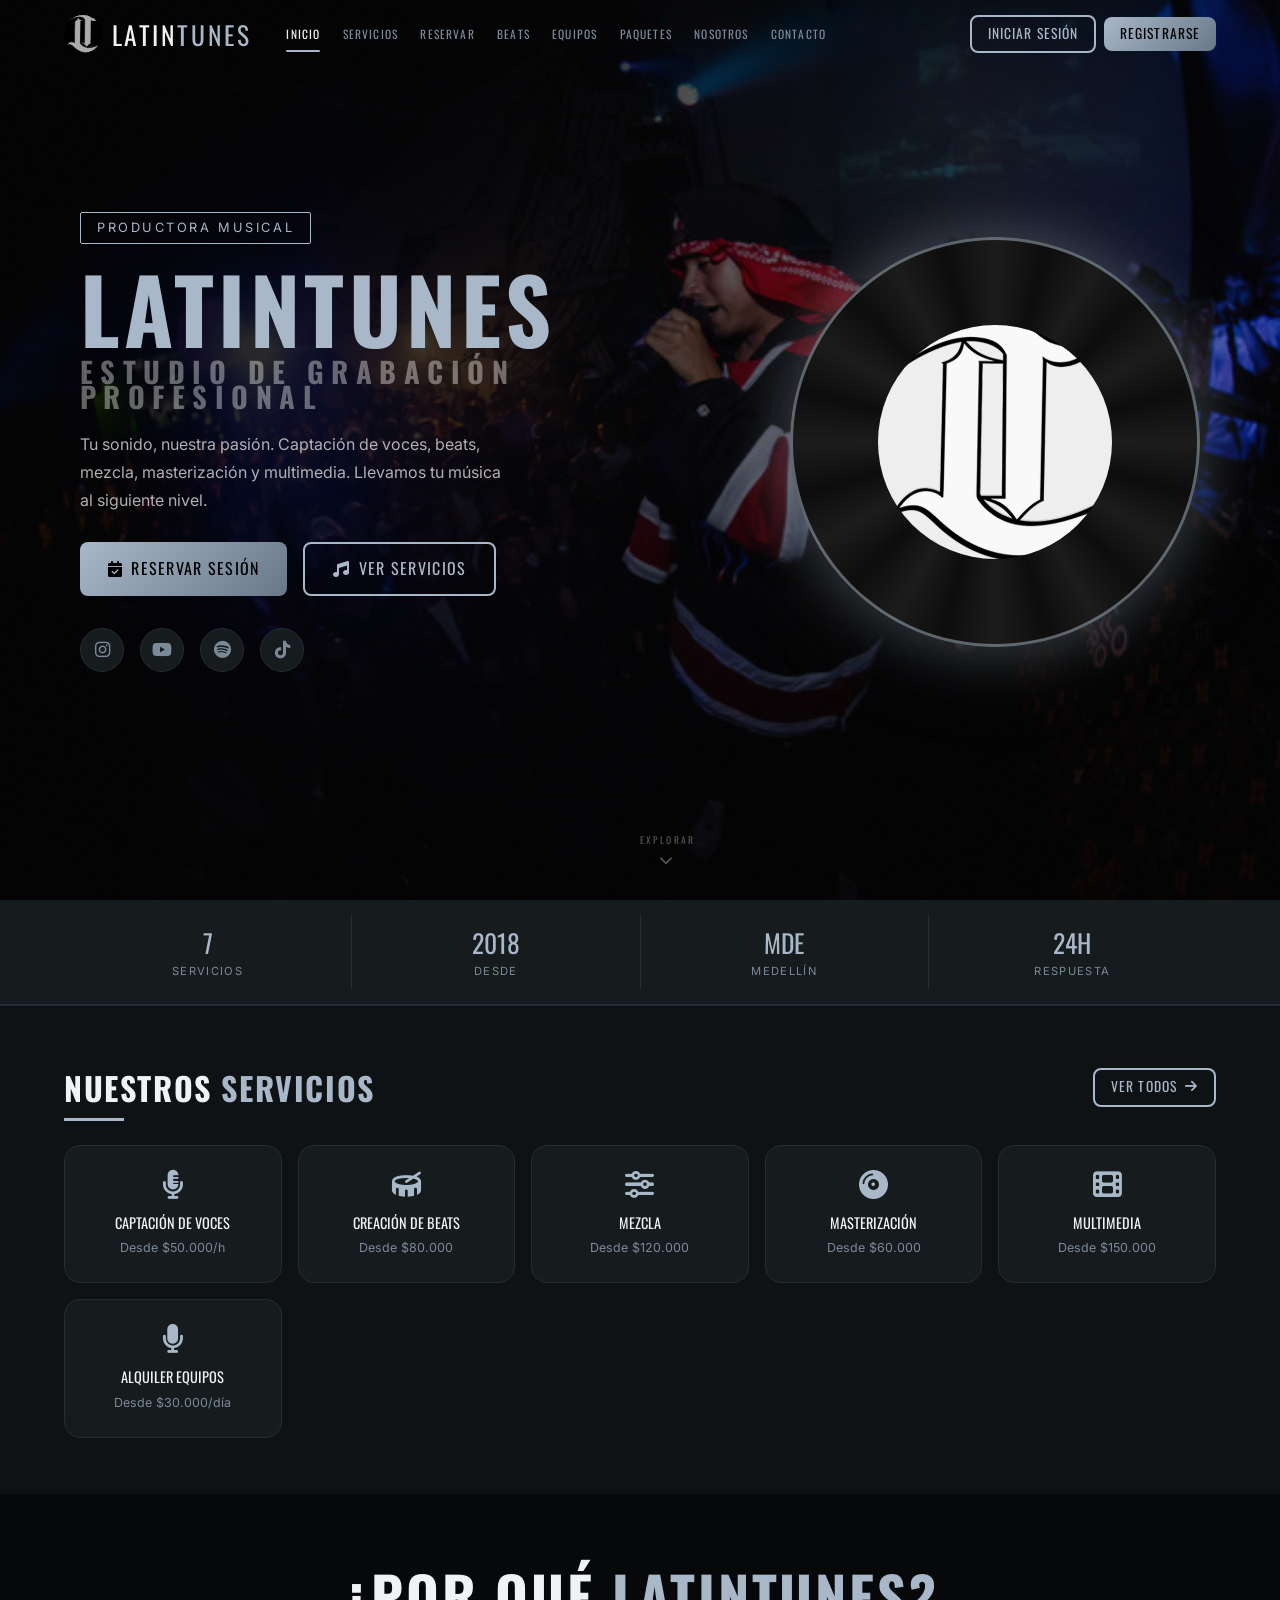
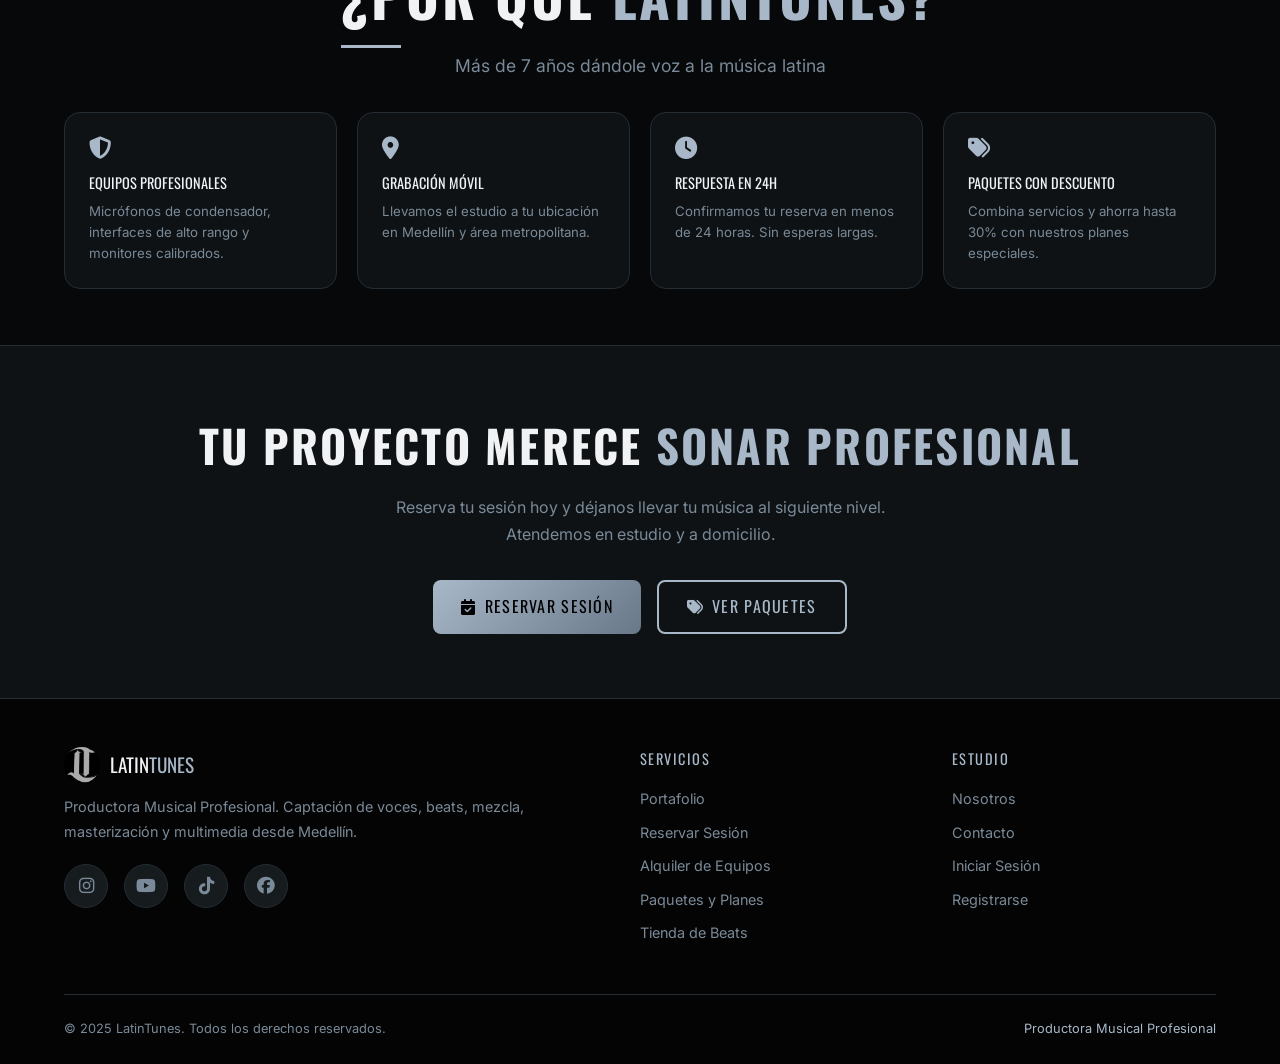
<file: frontend/index.html>
﻿<!DOCTYPE html>
<html lang="es">
<head>
  <meta charset="UTF-8" />
  <meta name="viewport" content="width=device-width, initial-scale=1.0" />
  <title>LatinTunes — Estudio de Grabación | Productora Musical</title>
  <meta name="description" content="LatinTunes: Productora Musical. Captación de voces, creación de beats, mezcla, masterización y multimedia. Estudio de grabación profesional." />
  <link rel="preconnect" href="https://fonts.googleapis.com" />
  <link rel="preconnect" href="https://fonts.gstatic.com" crossorigin />
  <link href="https://fonts.googleapis.com/css2?family=Oswald:wght@400;600;700&family=Inter:wght@400;500;600&display=swap" rel="stylesheet" />
  <link rel="stylesheet" href="https://cdnjs.cloudflare.com/ajax/libs/font-awesome/6.5.0/css/all.min.css" />
  <link rel="stylesheet" href="css/main.css" />
  <link rel="stylesheet" href="css/pages.css" />
</head>
<body>

<!-- Loader -->
<div class="loader-overlay" id="page-loader">
  <div class="vinyl-loader">
    <div class="vinyl-disc">
      <div class="vinyl-label">
        <img src="img/LatinTunes.jpeg" alt="LatinTunes" style="width:100%;height:100%;object-fit:cover;" />
      </div>
    </div>
  </div>
  <div class="loader-text">Cargando...</div>
</div>

<!-- Toast container -->
<div id="toast-container" class="toast-container"></div>

<!-- Navbar injected by JS -->

<!-- ══ HERO BANNER ════════════════════════════════════════════════════════════ -->
<section class="home-hero">

  <!-- Banner image with Ken Burns -->
  <div class="hero-bg-layer" aria-hidden="true">
    <img src="img/banner.jpg" alt="" class="hero-bg-img" />
  </div>
  <!-- Dark gradient overlay -->
  <div class="hero-gradient-overlay" aria-hidden="true"></div>
  <!-- Film grain texture -->
  <div class="hero-grain" aria-hidden="true"></div>

  <div class="container hero-container">
    <div class="home-hero-inner">

      <!-- Left: text block -->
      <div class="hero-text">
        <div class="hero-tag hero-anim-1">Productora Musical</div>
        <h1 class="hero-title">
          <span class="hero-name">LatinTunes</span>
          <span class="hero-aka">Estudio de Grabación Profesional</span>
        </h1>
        <p class="hero-desc">
          Tu sonido, nuestra pasión. Captación de voces, beats, mezcla,
          masterización y multimedia. Llevamos tu música al siguiente nivel.
        </p>
        <div class="hero-cta hero-anim-4" style="display:flex;gap:1rem;flex-wrap:wrap;margin-bottom:1.5rem;">
          <a href="pages/booking.html" class="btn btn-primary"><i class="fas fa-calendar-check"></i> Reservar Sesión</a>
          <a href="pages/services.html" class="btn btn-secondary"><i class="fas fa-music"></i> Ver Servicios</a>
        </div>
        <div class="about-socials hero-anim-4">
          <a href="#" target="_blank" rel="noopener" class="social-link" title="Instagram"><i class="fab fa-instagram"></i></a>
          <a href="#" target="_blank" rel="noopener" class="social-link" title="YouTube"><i class="fab fa-youtube"></i></a>
          <a href="#" target="_blank" rel="noopener" class="social-link" title="Spotify"><i class="fab fa-spotify"></i></a>
          <a href="#" target="_blank" rel="noopener" class="social-link" title="TikTok"><i class="fab fa-tiktok"></i></a>
        </div>
      </div>

      <!-- Right: spinning vinyl with logo -->
      <div class="hero-vinyl-wrap" aria-hidden="true">
        <div class="hero-vinyl">
          <img src="img/LatinTunesWhite.jpeg" alt="LatinTunes" class="hero-vinyl-logo" />
        </div>
      </div>

    </div>

  </div>

  <!-- Scroll indicator — direct child of section so absolute bottom anchors correctly -->
  <div class="hero-scroll-hint" aria-hidden="true">
    <span>Explorar</span>
    <i class="fas fa-chevron-down"></i>
  </div>
</section>

<!-- ══ STATS BAR ══════════════════════════════════════════════════════════════ -->
<div style="background:var(--bg3);border-bottom:1px solid var(--border);padding:0.9rem 0;">
  <div class="container">
    <div style="display:flex;gap:0;align-items:stretch;flex-wrap:wrap;">
      <div style="flex:1;min-width:110px;text-align:center;padding:0.5rem 1rem;border-right:1px solid var(--border);">
        <div style="font-family:var(--font-display);font-size:1.6rem;color:var(--gold);">7</div>
        <div style="font-size:0.7rem;color:var(--text-muted);text-transform:uppercase;letter-spacing:0.12em;">Servicios</div>
      </div>
      <div style="flex:1;min-width:110px;text-align:center;padding:0.5rem 1rem;border-right:1px solid var(--border);">
        <div style="font-family:var(--font-display);font-size:1.6rem;color:var(--gold);">2018</div>
        <div style="font-size:0.7rem;color:var(--text-muted);text-transform:uppercase;letter-spacing:0.12em;">Desde</div>
      </div>
      <div style="flex:1;min-width:110px;text-align:center;padding:0.5rem 1rem;border-right:1px solid var(--border);">
        <div style="font-family:var(--font-display);font-size:1.6rem;color:var(--gold);">MDE</div>
        <div style="font-size:0.7rem;color:var(--text-muted);text-transform:uppercase;letter-spacing:0.12em;">Medellín</div>
      </div>
      <div style="flex:1;min-width:110px;text-align:center;padding:0.5rem 1rem;">
        <div style="font-family:var(--font-display);font-size:1.6rem;color:var(--gold);">24H</div>
        <div style="font-size:0.7rem;color:var(--text-muted);text-transform:uppercase;letter-spacing:0.12em;">Respuesta</div>
      </div>
    </div>
  </div>
</div>

<!-- ══ SERVICIOS DESTACADOS ═══════════════════════════════════════════════════ -->
<section style="padding:3.5rem 0;background:var(--bg2);border-top:1px solid var(--border);">
  <div class="container">
    <div style="display:flex;align-items:center;justify-content:space-between;gap:1rem;margin-bottom:2rem;flex-wrap:wrap;">
      <h2 class="section-title reveal" style="font-size:clamp(1.3rem,3vw,2rem);">Nuestros <span>Servicios</span></h2>
      <a href="pages/services.html" class="btn btn-secondary btn-sm">Ver todos <i class="fas fa-arrow-right"></i></a>
    </div>
    <div style="display:grid;grid-template-columns:repeat(auto-fill,minmax(200px,1fr));gap:1rem;" class="reveal">
      <a href="pages/booking.html?service=vocal_recording" style="text-decoration:none;">
        <div style="background:var(--bg3);border:1px solid var(--border);border-radius:var(--radius-lg);padding:1.5rem;text-align:center;transition:var(--transition);" onmouseover="this.style.borderColor='var(--gold)';this.style.transform='translateY(-3px)'" onmouseout="this.style.borderColor='var(--border)';this.style.transform='translateY(0)'">
          <i class="fas fa-microphone-alt" style="font-size:1.8rem;color:var(--gold);margin-bottom:0.75rem;display:block;"></i>
          <div style="font-family:var(--font-display);font-size:0.9rem;text-transform:uppercase;color:var(--text);margin-bottom:0.3rem;">Captación de Voces</div>
          <div style="font-size:0.78rem;color:var(--text-muted);">Desde $50.000/h</div>
        </div>
      </a>
      <a href="pages/booking.html?service=beat_creation" style="text-decoration:none;">
        <div style="background:var(--bg3);border:1px solid var(--border);border-radius:var(--radius-lg);padding:1.5rem;text-align:center;transition:var(--transition);" onmouseover="this.style.borderColor='var(--gold)';this.style.transform='translateY(-3px)'" onmouseout="this.style.borderColor='var(--border)';this.style.transform='translateY(0)'">
          <i class="fas fa-drum" style="font-size:1.8rem;color:var(--gold);margin-bottom:0.75rem;display:block;"></i>
          <div style="font-family:var(--font-display);font-size:0.9rem;text-transform:uppercase;color:var(--text);margin-bottom:0.3rem;">Creación de Beats</div>
          <div style="font-size:0.78rem;color:var(--text-muted);">Desde $80.000</div>
        </div>
      </a>
      <a href="pages/booking.html?service=mixing" style="text-decoration:none;">
        <div style="background:var(--bg3);border:1px solid var(--border);border-radius:var(--radius-lg);padding:1.5rem;text-align:center;transition:var(--transition);" onmouseover="this.style.borderColor='var(--gold)';this.style.transform='translateY(-3px)'" onmouseout="this.style.borderColor='var(--border)';this.style.transform='translateY(0)'">
          <i class="fas fa-sliders-h" style="font-size:1.8rem;color:var(--gold);margin-bottom:0.75rem;display:block;"></i>
          <div style="font-family:var(--font-display);font-size:0.9rem;text-transform:uppercase;color:var(--text);margin-bottom:0.3rem;">Mezcla</div>
          <div style="font-size:0.78rem;color:var(--text-muted);">Desde $120.000</div>
        </div>
      </a>
      <a href="pages/booking.html?service=mastering" style="text-decoration:none;">
        <div style="background:var(--bg3);border:1px solid var(--border);border-radius:var(--radius-lg);padding:1.5rem;text-align:center;transition:var(--transition);" onmouseover="this.style.borderColor='var(--gold)';this.style.transform='translateY(-3px)'" onmouseout="this.style.borderColor='var(--border)';this.style.transform='translateY(0)'">
          <i class="fas fa-compact-disc" style="font-size:1.8rem;color:var(--gold);margin-bottom:0.75rem;display:block;"></i>
          <div style="font-family:var(--font-display);font-size:0.9rem;text-transform:uppercase;color:var(--text);margin-bottom:0.3rem;">Masterización</div>
          <div style="font-size:0.78rem;color:var(--text-muted);">Desde $60.000</div>
        </div>
      </a>
      <a href="pages/booking.html?service=multimedia" style="text-decoration:none;">
        <div style="background:var(--bg3);border:1px solid var(--border);border-radius:var(--radius-lg);padding:1.5rem;text-align:center;transition:var(--transition);" onmouseover="this.style.borderColor='var(--gold)';this.style.transform='translateY(-3px)'" onmouseout="this.style.borderColor='var(--border)';this.style.transform='translateY(0)'">
          <i class="fas fa-film" style="font-size:1.8rem;color:var(--gold);margin-bottom:0.75rem;display:block;"></i>
          <div style="font-family:var(--font-display);font-size:0.9rem;text-transform:uppercase;color:var(--text);margin-bottom:0.3rem;">Multimedia</div>
          <div style="font-size:0.78rem;color:var(--text-muted);">Desde $150.000</div>
        </div>
      </a>
      <a href="pages/equipment.html" style="text-decoration:none;">
        <div style="background:var(--bg3);border:1px solid var(--border);border-radius:var(--radius-lg);padding:1.5rem;text-align:center;transition:var(--transition);" onmouseover="this.style.borderColor='var(--gold)';this.style.transform='translateY(-3px)'" onmouseout="this.style.borderColor='var(--border)';this.style.transform='translateY(0)'">
          <i class="fas fa-microphone" style="font-size:1.8rem;color:var(--gold);margin-bottom:0.75rem;display:block;"></i>
          <div style="font-family:var(--font-display);font-size:0.9rem;text-transform:uppercase;color:var(--text);margin-bottom:0.3rem;">Alquiler Equipos</div>
          <div style="font-size:0.78rem;color:var(--text-muted);">Desde $30.000/día</div>
        </div>
      </a>
    </div>
  </div>
</section>

<!-- ══ ¿POR QUÉ LATINTUNES? ═══════════════════════════════════════════════════ -->
<section style="padding:3.5rem 0;background:var(--bg);">
  <div class="container">
    <div class="section-header reveal" style="margin-bottom:2rem;">
      <h2 class="section-title">¿Por qué <span>LatinTunes?</span></h2>
      <p class="section-subtitle">Más de 7 años dándole voz a la música latina</p>
    </div>
    <div style="display:grid;grid-template-columns:repeat(auto-fill,minmax(220px,1fr));gap:1.25rem;" class="reveal">
      <div style="background:var(--bg2);border:1px solid var(--border);border-radius:var(--radius-lg);padding:1.5rem;">
        <i class="fas fa-shield-alt" style="color:var(--gold);font-size:1.4rem;margin-bottom:0.75rem;display:block;"></i>
        <div style="font-family:var(--font-display);font-size:0.9rem;text-transform:uppercase;color:var(--text);margin-bottom:0.4rem;">Equipos Profesionales</div>
        <p style="font-size:0.83rem;color:var(--text-muted);line-height:1.6;">Micrófonos de condensador, interfaces de alto rango y monitores calibrados.</p>
      </div>
      <div style="background:var(--bg2);border:1px solid var(--border);border-radius:var(--radius-lg);padding:1.5rem;">
        <i class="fas fa-map-marker-alt" style="color:var(--gold);font-size:1.4rem;margin-bottom:0.75rem;display:block;"></i>
        <div style="font-family:var(--font-display);font-size:0.9rem;text-transform:uppercase;color:var(--text);margin-bottom:0.4rem;">Grabación Móvil</div>
        <p style="font-size:0.83rem;color:var(--text-muted);line-height:1.6;">Llevamos el estudio a tu ubicación en Medellín y área metropolitana.</p>
      </div>
      <div style="background:var(--bg2);border:1px solid var(--border);border-radius:var(--radius-lg);padding:1.5rem;">
        <i class="fas fa-clock" style="color:var(--gold);font-size:1.4rem;margin-bottom:0.75rem;display:block;"></i>
        <div style="font-family:var(--font-display);font-size:0.9rem;text-transform:uppercase;color:var(--text);margin-bottom:0.4rem;">Respuesta en 24H</div>
        <p style="font-size:0.83rem;color:var(--text-muted);line-height:1.6;">Confirmamos tu reserva en menos de 24 horas. Sin esperas largas.</p>
      </div>
      <div style="background:var(--bg2);border:1px solid var(--border);border-radius:var(--radius-lg);padding:1.5rem;">
        <i class="fas fa-tags" style="color:var(--gold);font-size:1.4rem;margin-bottom:0.75rem;display:block;"></i>
        <div style="font-family:var(--font-display);font-size:0.9rem;text-transform:uppercase;color:var(--text);margin-bottom:0.4rem;">Paquetes con Descuento</div>
        <p style="font-size:0.83rem;color:var(--text-muted);line-height:1.6;">Combina servicios y ahorra hasta 30% con nuestros planes especiales.</p>
      </div>
    </div>
  </div>
</section>

<!-- ══ CTA CENTRAL ════════════════════════════════════════════════════════════ -->
<section style="padding:4rem 0;background:var(--bg2);border-top:1px solid var(--border);text-align:center;">
  <div class="container reveal">
    <h2 style="font-family:var(--font-display);font-size:clamp(1.6rem,4vw,2.8rem);text-transform:uppercase;margin-bottom:0.75rem;">
      Tu proyecto merece <span style="color:var(--gold);">sonar profesional</span>
    </h2>
    <p style="color:var(--text-muted);margin-bottom:2rem;max-width:500px;margin-left:auto;margin-right:auto;line-height:1.7;">
      Reserva tu sesión hoy y déjanos llevar tu música al siguiente nivel. Atendemos en estudio y a domicilio.
    </p>
    <div style="display:flex;gap:1rem;justify-content:center;flex-wrap:wrap;">
      <a href="pages/booking.html" class="btn btn-primary"><i class="fas fa-calendar-check"></i> Reservar Sesión</a>
      <a href="pages/packages.html" class="btn btn-secondary"><i class="fas fa-tags"></i> Ver Paquetes</a>
    </div>
  </div>
</section>

<!-- ══ FOOTER ════════════════════════════════════════════════════════════════ -->
<footer class="footer">
  <div class="container">
    <div class="footer-grid">
      <div class="footer-brand">
        <div class="nav-logo-wrap" style="margin-bottom:0.75rem;">
          <img src="img/LatinTunes.jpeg" alt="LatinTunes" style="width:36px;height:36px;border-radius:50%;object-fit:cover;" />
          <span style="font-family:var(--font-display);font-size:1.2rem;">LATIN<span style="color:var(--gold);">TUNES</span></span>
        </div>
        <p>Productora Musical Profesional. Captación de voces, beats, mezcla, masterización y multimedia desde Medellín.</p>
        <div class="about-socials" style="margin-top:1.25rem;">
          <a href="#" target="_blank" rel="noopener" class="social-link" title="Instagram"><i class="fab fa-instagram"></i></a>
          <a href="#" target="_blank" rel="noopener" class="social-link" title="YouTube"><i class="fab fa-youtube"></i></a>
          <a href="#" target="_blank" rel="noopener" class="social-link" title="TikTok"><i class="fab fa-tiktok"></i></a>
          <a href="#" target="_blank" rel="noopener" class="social-link" title="Facebook"><i class="fab fa-facebook"></i></a>
        </div>
      </div>
      <div>
        <div class="footer-title">Servicios</div>
        <ul class="footer-links">
          <li><a href="pages/services.html">Portafolio</a></li>
          <li><a href="pages/booking.html">Reservar Sesión</a></li>
          <li><a href="pages/equipment.html">Alquiler de Equipos</a></li>
          <li><a href="pages/packages.html">Paquetes y Planes</a></li>
          <li><a href="pages/beats.html">Tienda de Beats</a></li>
        </ul>
      </div>
      <div>
        <div class="footer-title">Estudio</div>
        <ul class="footer-links">
          <li><a href="pages/about.html">Nosotros</a></li>
          <li><a href="pages/contact.html">Contacto</a></li>
          <li><a href="pages/login.html">Iniciar Sesión</a></li>
          <li><a href="pages/register.html">Registrarse</a></li>
        </ul>
      </div>
    </div>
    <div class="footer-bottom">
      <span>&copy; 2025 LatinTunes. Todos los derechos reservados.</span>
      <span style="color:var(--gold);">Productora Musical Profesional</span>
    </div>
  </div>
</footer>

<script src="js/api.js"></script>
<script src="js/utils.js"></script>
<script src="js/navbar.js"></script>
<script>
document.addEventListener('DOMContentLoaded', () => {
  initSharedNavbar('home', false);
  initScrollReveal();
  hideLoader();
});
</script>
</body>
</html>
</file>
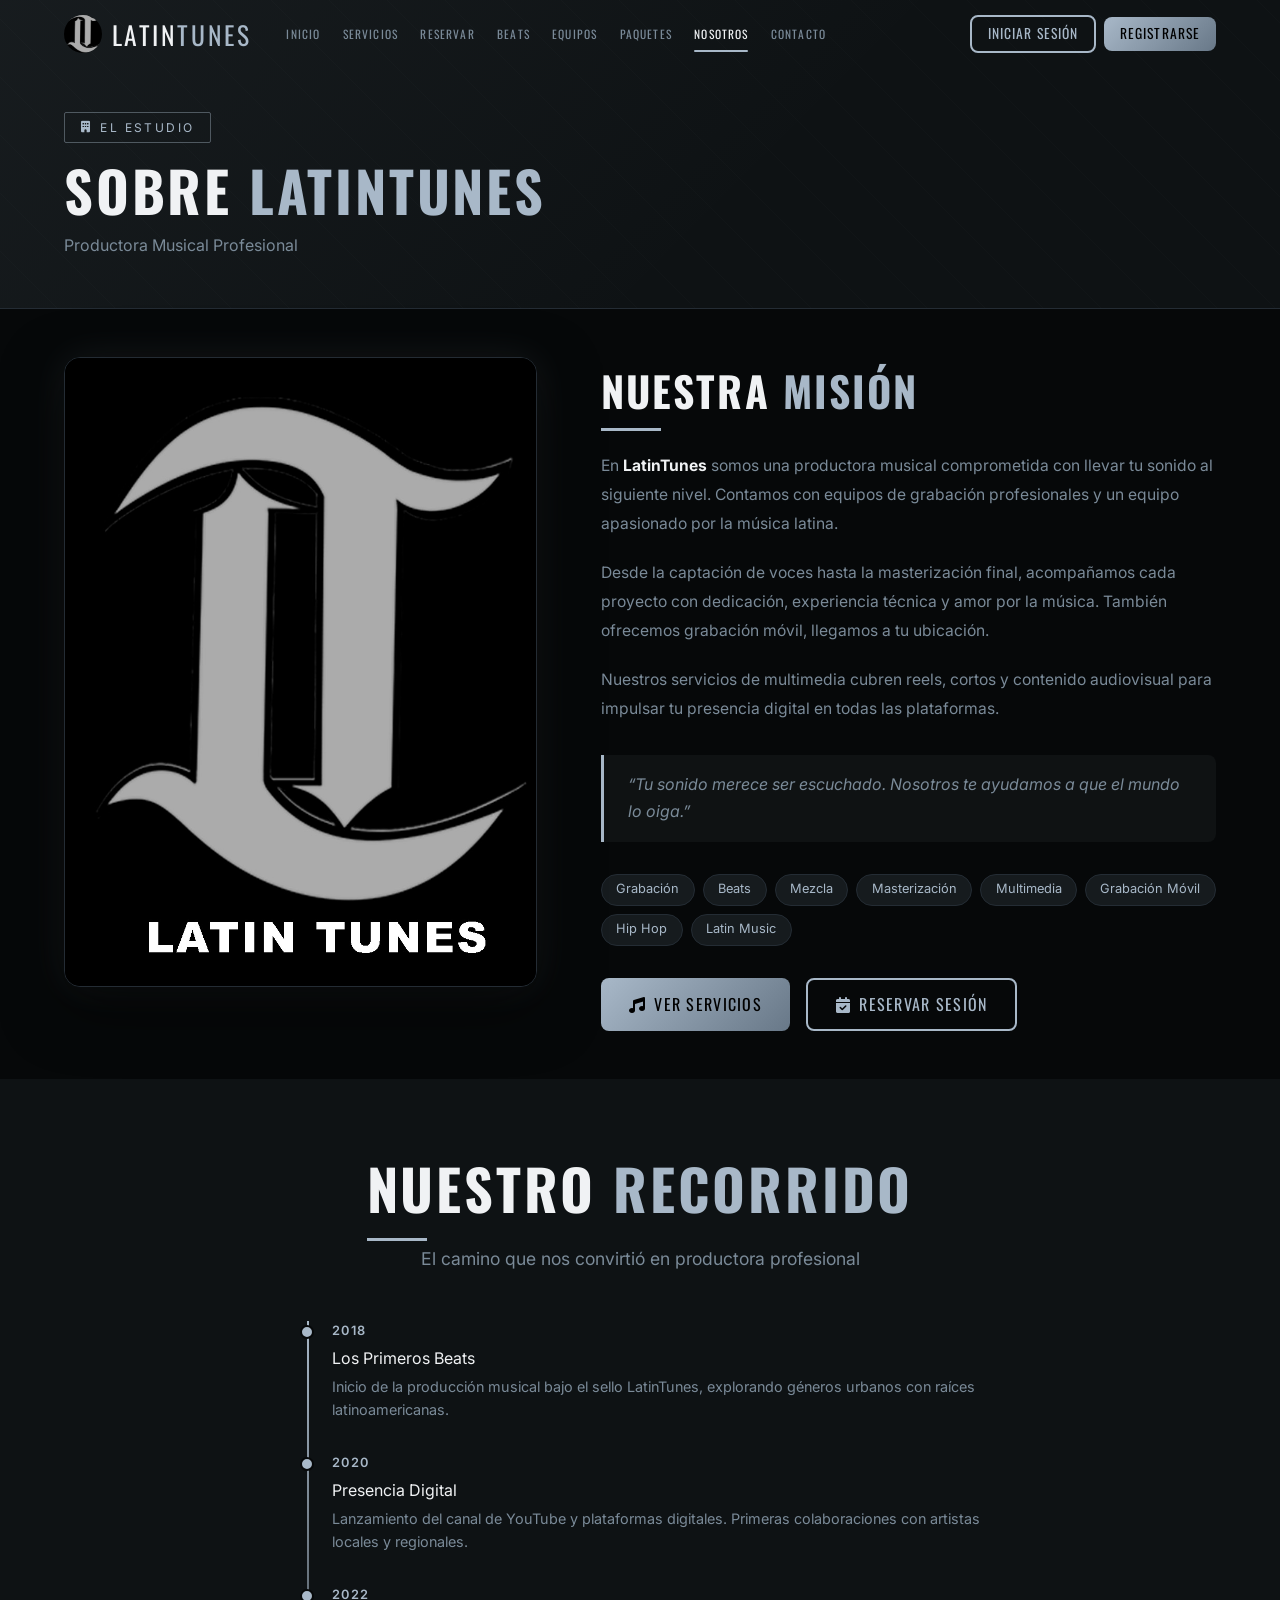
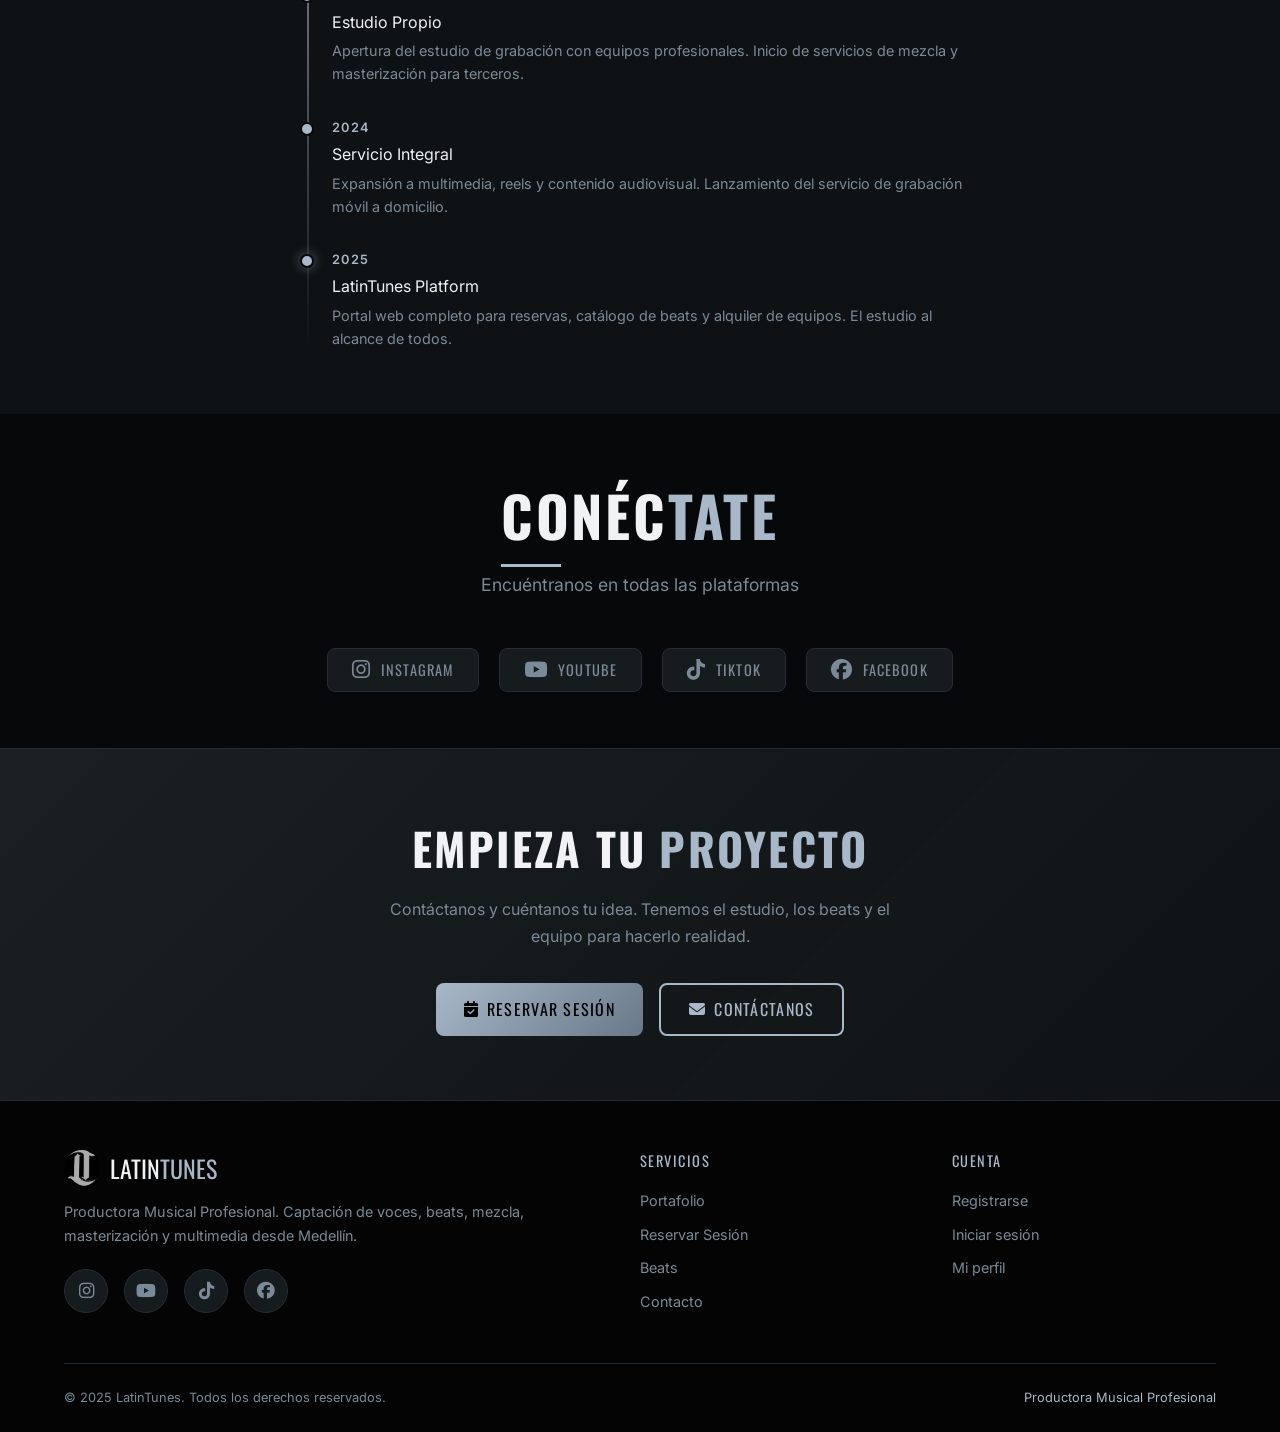
<file: frontend/pages/about.html>
<!DOCTYPE html>
<html lang="es">
<head>
  <meta charset="UTF-8" />
  <meta name="viewport" content="width=device-width, initial-scale=1.0" />
  <title>Nosotros — LatinTunes Productora Musical</title>
  <meta name="description" content="LatinTunes: Productora musical profesional. Captación de voces, beats, mezcla, masterización y multimedia. Conoce nuestro equipo y misión." />
  <link rel="preconnect" href="https://fonts.googleapis.com" />
  <link rel="preconnect" href="https://fonts.gstatic.com" crossorigin />
  <link href="https://fonts.googleapis.com/css2?family=Oswald:wght@400;600;700&family=Inter:wght@400;500;600&display=swap" rel="stylesheet" />
  <link rel="stylesheet" href="https://cdnjs.cloudflare.com/ajax/libs/font-awesome/6.5.0/css/all.min.css" />
  <link rel="stylesheet" href="../css/main.css" />
  <link rel="stylesheet" href="../css/pages.css" />
</head>
<body>

<div class="loader-overlay" id="page-loader">
  <div class="loader-ring"></div>
  <div class="loader-text">LatinTunes</div>
</div>

<div id="toast-container" class="toast-container"></div>

<section class="page-hero">
  <div class="container">
    <div class="page-hero-tag"><i class="fas fa-building"></i> El Estudio</div>
    <h1>Sobre <span>LatinTunes</span></h1>
    <p>Productora Musical Profesional</p>
  </div>
</section>

<section class="bio-section" style="background: var(--bg);">
  <div class="container">
    <div class="bio-grid reveal">

      <div>
        <img src="../img/LatinTunes.jpeg" alt="LatinTunes Studio"
          class="bio-photo" id="studio-photo"
          style="position:sticky;top:100px;box-shadow:0 20px 60px rgba(0,0,0,0.5),0 0 40px rgba(168,184,200,0.1);object-fit:cover;" />
      </div>

      <div>
        <h2 class="section-title" style="font-size:clamp(1.6rem,3.5vw,2.6rem);margin-bottom:1.75rem;">
          Nuestra <span>Misión</span>
        </h2>

        <p style="color:var(--text-muted);line-height:1.85;margin-bottom:1.25rem;font-size:0.98rem;">
          En <strong style="color:var(--text);">LatinTunes</strong> somos una productora musical comprometida con llevar tu sonido al siguiente nivel. Contamos con equipos de grabación profesionales y un equipo apasionado por la música latina.
        </p>

        <p style="color:var(--text-muted);line-height:1.85;margin-bottom:1.25rem;font-size:0.98rem;">
          Desde la captación de voces hasta la masterización final, acompañamos cada proyecto con dedicación, experiencia técnica y amor por la música. También ofrecemos grabación móvil, llegamos a tu ubicación.
        </p>

        <p style="color:var(--text-muted);line-height:1.85;margin-bottom:1.75rem;font-size:0.98rem;">
          Nuestros servicios de multimedia cubren reels, cortos y contenido audiovisual para impulsar tu presencia digital en todas las plataformas.
        </p>

        <blockquote class="bio-quote">
          &ldquo;Tu sonido merece ser escuchado. Nosotros te ayudamos a que el mundo lo oiga.&rdquo;
        </blockquote>

        <div class="about-tags" style="margin:1.75rem 0;">
          <span class="about-tag">Grabación</span>
          <span class="about-tag">Beats</span>
          <span class="about-tag">Mezcla</span>
          <span class="about-tag">Masterización</span>
          <span class="about-tag">Multimedia</span>
          <span class="about-tag">Grabación Móvil</span>
          <span class="about-tag">Hip Hop</span>
          <span class="about-tag">Latin Music</span>
        </div>

        <div style="display:flex;gap:1rem;flex-wrap:wrap;margin-top:2rem;">
          <a href="services.html" class="btn btn-primary"><i class="fas fa-music"></i> Ver Servicios</a>
          <a href="booking.html" class="btn btn-secondary"><i class="fas fa-calendar-check"></i> Reservar Sesión</a>
        </div>
      </div>
    </div>
  </div>
</section>

<section style="padding:4rem 0;background:var(--bg2);">
  <div class="container">
    <div class="section-header reveal">
      <h2 class="section-title">Nuestro <span>Recorrido</span></h2>
      <p class="section-subtitle">El camino que nos convirtió en productora profesional</p>
    </div>

    <div style="max-width:680px;margin:0 auto;">
      <div class="timeline reveal">

        <div class="timeline-item">
          <div class="timeline-dot"></div>
          <div class="timeline-year">2018</div>
          <div class="timeline-title">Los Primeros Beats</div>
          <div class="timeline-text">Inicio de la producción musical bajo el sello LatinTunes, explorando géneros urbanos con raíces latinoamericanas.</div>
        </div>

        <div class="timeline-item">
          <div class="timeline-dot"></div>
          <div class="timeline-year">2020</div>
          <div class="timeline-title">Presencia Digital</div>
          <div class="timeline-text">Lanzamiento del canal de YouTube y plataformas digitales. Primeras colaboraciones con artistas locales y regionales.</div>
        </div>

        <div class="timeline-item">
          <div class="timeline-dot"></div>
          <div class="timeline-year">2022</div>
          <div class="timeline-title">Estudio Propio</div>
          <div class="timeline-text">Apertura del estudio de grabación con equipos profesionales. Inicio de servicios de mezcla y masterización para terceros.</div>
        </div>

        <div class="timeline-item">
          <div class="timeline-dot"></div>
          <div class="timeline-year">2024</div>
          <div class="timeline-title">Servicio Integral</div>
          <div class="timeline-text">Expansión a multimedia, reels y contenido audiovisual. Lanzamiento del servicio de grabación móvil a domicilio.</div>
        </div>

        <div class="timeline-item" style="margin-bottom:0;">
          <div class="timeline-dot" style="background:var(--gold);box-shadow:0 0 12px rgba(168,184,200,0.5);"></div>
          <div class="timeline-year">2025</div>
          <div class="timeline-title">LatinTunes Platform</div>
          <div class="timeline-text">Portal web completo para reservas, catálogo de beats y alquiler de equipos. El estudio al alcance de todos.</div>
        </div>

      </div>
    </div>
  </div>
</section>

<section style="padding:3.5rem 0;background:var(--bg);">
  <div class="container">
    <div class="section-header reveal">
      <h2 class="section-title">Conéc<span>tate</span></h2>
      <p class="section-subtitle">Encuéntranos en todas las plataformas</p>
    </div>
    <div class="about-socials" style="justify-content:center;gap:1.25rem;flex-wrap:wrap;">
      <a href="#" target="_blank" rel="noopener" class="social-link reveal" style="width:auto;border-radius:var(--radius);padding:0.75rem 1.5rem;gap:0.6rem;font-size:0.9rem;font-family:var(--font-display);letter-spacing:0.08em;text-transform:uppercase;">
        <i class="fab fa-instagram" style="font-size:1.3rem;"></i><span>Instagram</span>
      </a>
      <a href="#" target="_blank" rel="noopener" class="social-link reveal" style="width:auto;border-radius:var(--radius);padding:0.75rem 1.5rem;gap:0.6rem;font-size:0.9rem;font-family:var(--font-display);letter-spacing:0.08em;text-transform:uppercase;animation-delay:0.1s;">
        <i class="fab fa-youtube" style="font-size:1.3rem;"></i><span>YouTube</span>
      </a>
      <a href="#" target="_blank" rel="noopener" class="social-link reveal" style="width:auto;border-radius:var(--radius);padding:0.75rem 1.5rem;gap:0.6rem;font-size:0.9rem;font-family:var(--font-display);letter-spacing:0.08em;text-transform:uppercase;animation-delay:0.2s;">
        <i class="fab fa-tiktok" style="font-size:1.3rem;"></i><span>TikTok</span>
      </a>
      <a href="#" target="_blank" rel="noopener" class="social-link reveal" style="width:auto;border-radius:var(--radius);padding:0.75rem 1.5rem;gap:0.6rem;font-size:0.9rem;font-family:var(--font-display);letter-spacing:0.08em;text-transform:uppercase;animation-delay:0.3s;">
        <i class="fab fa-facebook" style="font-size:1.3rem;"></i><span>Facebook</span>
      </a>
    </div>
  </div>
</section>

<section style="padding:4rem 0;background:linear-gradient(135deg,rgba(168,184,200,0.08) 0%,transparent 100%),var(--bg2);border-top:1px solid var(--border);text-align:center;">
  <div class="container">
    <div class="reveal">
      <h2 style="font-family:var(--font-display);font-size:clamp(1.6rem,4vw,2.8rem);text-transform:uppercase;margin-bottom:0.75rem;">
        Empieza tu <span style="color:var(--gold);">Proyecto</span>
      </h2>
      <p style="color:var(--text-muted);margin-bottom:2rem;font-size:1rem;max-width:500px;margin-left:auto;margin-right:auto;line-height:1.7;">
        Contáctanos y cuéntanos tu idea. Tenemos el estudio, los beats y el equipo para hacerlo realidad.
      </p>
      <div style="display:flex;gap:1rem;justify-content:center;flex-wrap:wrap;">
        <a href="booking.html" class="btn btn-primary"><i class="fas fa-calendar-check"></i> Reservar Sesión</a>
        <a href="contact.html" class="btn btn-secondary"><i class="fas fa-envelope"></i> Contáctanos</a>
      </div>
    </div>
  </div>
</section>

<footer class="footer">
  <div class="container">
    <div class="footer-grid">
      <div class="footer-brand">
        <div class="nav-logo-wrap" style="font-size:1.5rem;margin-bottom:0.75rem;">
          <img src="../img/LatinTunes.jpeg" alt="LatinTunes" style="width:36px;height:36px;border-radius:50%;object-fit:cover;" />
          <span style="font-family:var(--font-display);">LATIN<span style="color:var(--gold);">TUNES</span></span>
        </div>
        <p>Productora Musical Profesional. Captación de voces, beats, mezcla, masterización y multimedia desde Medellín.</p>
        <div class="about-socials" style="margin-top:1.25rem;">
          <a href="#" class="social-link" title="Instagram"><i class="fab fa-instagram"></i></a>
          <a href="#" class="social-link" title="YouTube"><i class="fab fa-youtube"></i></a>
          <a href="#" class="social-link" title="TikTok"><i class="fab fa-tiktok"></i></a>
          <a href="#" class="social-link" title="Facebook"><i class="fab fa-facebook"></i></a>
        </div>
      </div>
      <div>
        <div class="footer-title">Servicios</div>
        <ul class="footer-links">
          <li><a href="services.html">Portafolio</a></li>
          <li><a href="booking.html">Reservar Sesión</a></li>
          <li><a href="beats.html">Beats</a></li>
          <li><a href="contact.html">Contacto</a></li>
        </ul>
      </div>
      <div>
        <div class="footer-title">Cuenta</div>
        <ul class="footer-links">
          <li><a href="register.html">Registrarse</a></li>
          <li><a href="login.html">Iniciar sesión</a></li>
          <li><a href="dashboard.html">Mi perfil</a></li>
        </ul>
      </div>
    </div>
    <div class="footer-bottom">
      <span>&copy; 2025 LatinTunes. Todos los derechos reservados.</span>
      <span style="color:var(--gold);">Productora Musical Profesional</span>
    </div>
  </div>
</footer>

<script src="../js/api.js"></script>
<script src="../js/utils.js"></script>
<script src="../js/navbar.js"></script>
<script>
document.addEventListener('DOMContentLoaded', () => {
  initSharedNavbar('about', true);
  initScrollReveal();
  hideLoader();
});
</script>
</body>
</html>
</file>
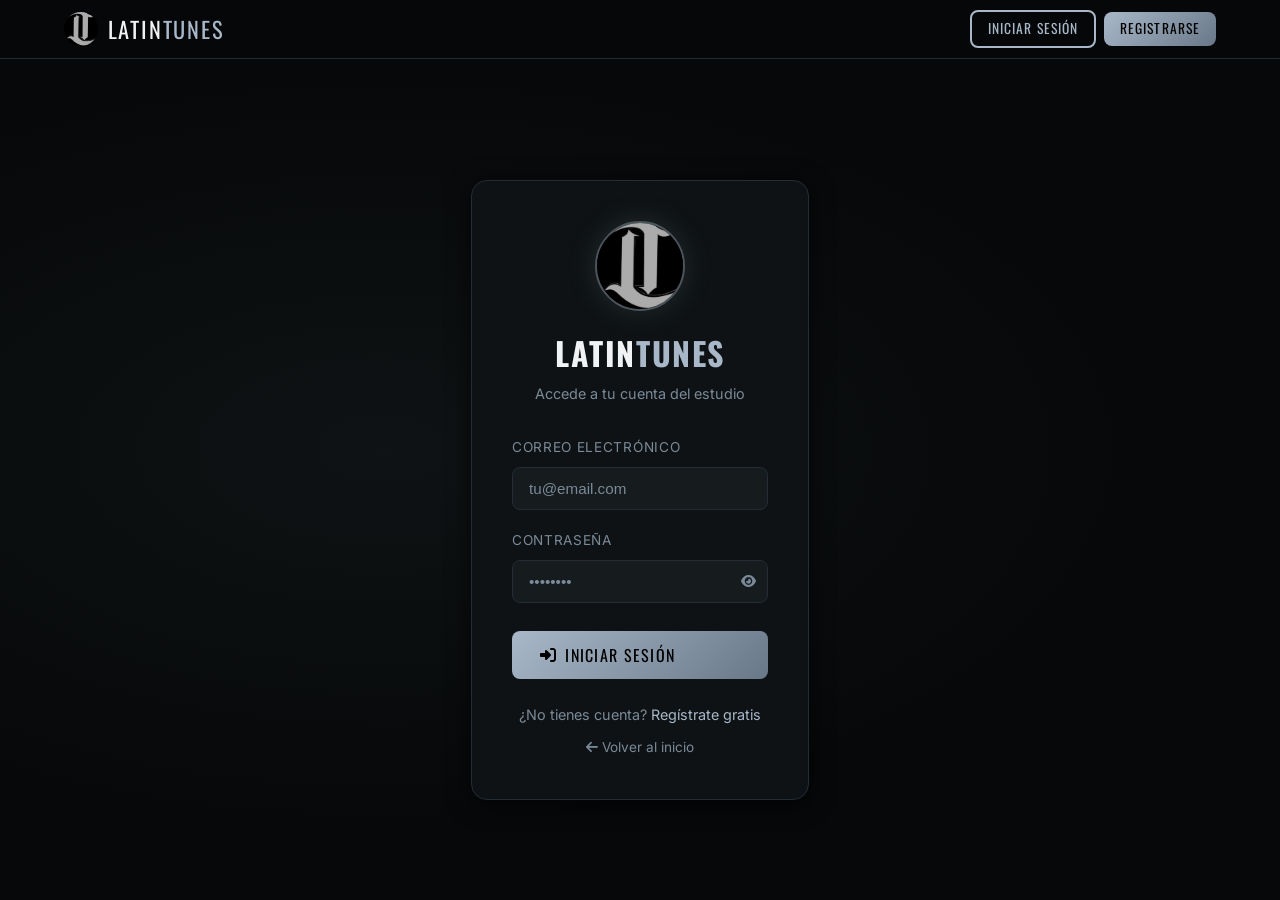
<file: frontend/pages/admin.html>
<!DOCTYPE html>
<html lang="es">
<head>
  <meta charset="UTF-8" />
  <meta name="viewport" content="width=device-width, initial-scale=1.0" />
  <title>Panel Admin — LatinTunes</title>
  <link href="https://fonts.googleapis.com/css2?family=Oswald:wght@400;600;700&family=Inter:wght@400;500;600&display=swap" rel="stylesheet" />
  <link rel="stylesheet" href="https://cdnjs.cloudflare.com/ajax/libs/font-awesome/6.5.0/css/all.min.css" />
  <link rel="stylesheet" href="../css/main.css" />
  <style>
    .admin-layout { display:grid; grid-template-columns:220px 1fr; min-height:calc(100vh - 64px); padding-top:64px; }
    .admin-sidebar { background:var(--bg2); border-right:1px solid var(--border); padding:1.25rem 0; position:sticky; top:64px; height:calc(100vh - 64px); overflow-y:auto; }
    .sidebar-section { font-size:0.65rem; text-transform:uppercase; letter-spacing:0.15em; color:var(--text-muted); padding:0.75rem 1.25rem 0.4rem; }
    .admin-menu-item { display:flex; align-items:center; gap:0.7rem; padding:0.65rem 1.25rem; color:var(--text-muted); cursor:pointer; transition:var(--transition); border-left:3px solid transparent; font-size:0.87rem; }
    .admin-menu-item:hover, .admin-menu-item.active { color:var(--gold); background:rgba(168,184,200,0.07); border-left-color:var(--gold); }
    .admin-menu-item i { width:18px; text-align:center; flex-shrink:0; }
    .admin-main { padding:2rem; overflow:auto; background:var(--bg); }
    .section-panel { display:none; }
    .section-panel.active { display:block; }
    .panel-header { display:flex; align-items:center; justify-content:space-between; flex-wrap:wrap; gap:1rem; margin-bottom:1.5rem; }
    .panel-title { font-family:var(--font-display); font-size:1.4rem; text-transform:uppercase; color:var(--text); }
    .panel-title span { color:var(--gold); }
    .filter-bar { display:flex; gap:0.75rem; flex-wrap:wrap; margin-bottom:1.5rem; align-items:center; }
    .table-wrap { background:var(--bg2); border:1px solid var(--border); border-radius:var(--radius-lg); overflow:hidden; overflow-x:auto; }
    .action-btn { background:none; border:1px solid var(--border); color:var(--text-muted); padding:0.28rem 0.55rem; border-radius:var(--radius); cursor:pointer; font-size:0.75rem; transition:var(--transition); white-space:nowrap; }
    .action-btn:hover { border-color:var(--gold); color:var(--gold); }
    .action-btn.danger:hover { border-color:var(--red); color:var(--red-light); }
    .action-btn.success:hover { border-color:#4caf50; color:#4caf50; }
    .status-pending { color:#f9a825; } .status-confirmed { color:#29b6f6; }
    .status-in_progress { color:#ab47bc; } .status-completed { color:#4caf50; } .status-cancelled { color:var(--red-light); }
    .license-active { color:#4caf50; } .license-expired { color:#f9a825; } .license-revoked { color:var(--red-light); } .license-pending { color:#29b6f6; }
    @media(max-width:900px) { .admin-layout { grid-template-columns:1fr; } .admin-sidebar { position:static; height:auto; display:flex; flex-wrap:wrap; gap:0; padding:0.5rem; } .admin-menu-item { border-left:none; border-bottom:2px solid transparent; font-size:0.8rem; padding:0.5rem 0.75rem; } .admin-menu-item.active { border-bottom-color:var(--gold); } }
  </style>
</head>
<body>

<div id="toast-container" class="toast-container"></div>

<!-- Confirm Modal -->
<div class="modal-overlay" id="confirm-modal">
  <div class="modal" style="max-width:420px;">
    <div class="modal-header">
      <h3 id="confirm-title">Confirmar acción</h3>
      <button class="modal-close" onclick="closeConfirm()"><i class="fas fa-times"></i></button>
    </div>
    <p id="confirm-message" style="color:var(--text-muted);margin-bottom:1.5rem;white-space:pre-wrap;"></p>
    <div style="display:flex;gap:0.75rem;justify-content:flex-end;">
      <button class="btn btn-secondary btn-sm" onclick="closeConfirm()">Cancelar</button>
      <button class="btn btn-danger btn-sm" id="confirm-ok-btn">Confirmar</button>
    </div>
  </div>
</div>

<!-- Ban Modal -->
<div class="modal-overlay" id="ban-modal">
  <div class="modal" style="max-width:420px;">
    <div class="modal-header">
      <h3>Banear usuario</h3>
      <button class="modal-close" onclick="closeBanModal()"><i class="fas fa-times"></i></button>
    </div>
    <p style="color:var(--text-muted);margin-bottom:1rem;">Motivo del baneo:</p>
    <div class="form-group">
      <textarea class="form-input" id="ban-reason-input" rows="3" placeholder="Motivo del baneo..."></textarea>
    </div>
    <div style="display:flex;gap:0.75rem;justify-content:flex-end;margin-top:1rem;">
      <button class="btn btn-secondary btn-sm" onclick="closeBanModal()">Cancelar</button>
      <button class="btn btn-danger btn-sm" id="ban-confirm-btn">Banear</button>
    </div>
  </div>
</div>

<!-- Album Modal -->
<div class="modal-overlay" id="album-modal">
  <div class="modal">
    <div class="modal-header">
      <h3 id="album-modal-title">Nuevo álbum</h3>
      <button class="modal-close" onclick="closeAlbumModal()"><i class="fas fa-times"></i></button>
    </div>
    <form id="album-form">
      <div class="form-group"><label class="form-label">Título *</label><input class="form-input" id="alb-title" required /></div>
      <div style="display:grid;grid-template-columns:1fr 1fr;gap:1rem;">
        <div class="form-group"><label class="form-label">Año *</label><input type="number" class="form-input" id="alb-year" min="2000" max="2030" required /></div>
        <div class="form-group" style="display:flex;align-items:center;gap:0.5rem;padding-top:1.5rem;"><input type="checkbox" id="alb-premium" style="width:auto;" /><label for="alb-premium" class="form-label" style="margin:0;">Premium</label></div>
      </div>
      <div class="form-group"><label class="form-label">URL portada</label><input class="form-input" id="alb-cover" placeholder="https://..." /></div>
      <div class="form-group"><label class="form-label">URL Spotify</label><input class="form-input" id="alb-spotify" placeholder="https://open.spotify.com/..." /></div>
      <div class="form-group"><label class="form-label">Descripción</label><textarea class="form-input" id="alb-desc" rows="3"></textarea></div>
      <div id="album-form-alert"></div>
      <button type="submit" class="btn btn-primary" style="width:100%;margin-top:0.5rem;" id="album-form-btn"><i class="fas fa-save"></i> Guardar</button>
    </form>
  </div>
</div>

<!-- Beat Modal -->
<div class="modal-overlay" id="beat-modal">
  <div class="modal" style="max-width:580px;">
    <div class="modal-header">
      <h3 id="beat-modal-title">Nuevo beat</h3>
      <button class="modal-close" onclick="closeBeatModal()"><i class="fas fa-times"></i></button>
    </div>
    <form id="beat-form">
      <div style="display:grid;grid-template-columns:1fr 1fr;gap:1rem;">
        <div class="form-group" style="grid-column:1/-1;"><label class="form-label">Título *</label><input class="form-input" id="bt-title" required /></div>
        <div class="form-group"><label class="form-label">Categoría *</label>
          <select class="form-input" id="bt-category" required>
            <option value="" disabled selected>Seleccionar</option>
            <option>Boom Bap</option><option>Trap</option><option>Drill</option><option>UK Drill</option><option>Phonk</option>
            <option>Lo-Fi Hip-Hop</option><option>G-Funk</option><option>East Coast</option><option>West Coast</option>
            <option>Southern / Dirty South</option><option>Cloud Rap</option><option>Emo Rap / Sad Rap</option>
            <option>Latin Trap</option><option>Afro Trap</option><option>R&amp;B / Neo Soul</option><option>Jazz Rap</option>
            <option>Golden Era / Old School</option><option>Underground / Conscious</option><option>Gangsta Rap</option>
            <option>Melodic Rap</option><option>Experimental / Abstract</option><option>Detroit Hip-Hop</option>
            <option>Memphis Rap</option><option>Hyphy</option><option>Crunk</option><option>Instrumental Hip-Hop</option>
            <option>New School</option><option>Afrobeats Fusion</option>
          </select>
        </div>
        <div class="form-group"><label class="form-label">BPM</label><input type="number" class="form-input" id="bt-bpm" min="40" max="300" placeholder="ej. 90" /></div>
        <div class="form-group"><label class="form-label">Clave musical</label>
          <select class="form-input" id="bt-key"><option value="">Sin especificar</option><option>C Major</option><option>C Minor</option><option>C# Major</option><option>C# Minor</option><option>D Major</option><option>D Minor</option><option>D# Major</option><option>D# Minor</option><option>E Major</option><option>E Minor</option><option>F Major</option><option>F Minor</option><option>F# Major</option><option>F# Minor</option><option>G Major</option><option>G Minor</option><option>G# Major</option><option>G# Minor</option><option>A Major</option><option>A Minor</option><option>A# Major</option><option>A# Minor</option><option>B Major</option><option>B Minor</option></select>
        </div>
        <div class="form-group"><label class="form-label">Precio (COP)</label><input type="number" class="form-input" id="bt-price" min="0" step="1000" value="0" /></div>
        <div class="form-group"><label class="form-label">Tags</label><input class="form-input" id="bt-tags" placeholder="boom bap, sample, dark" /></div>
        <div class="form-group" style="grid-column:1/-1;"><label class="form-label">URL audio preview</label><input class="form-input" id="bt-audio" placeholder="https://..." /></div>
        <div class="form-group" style="grid-column:1/-1;"><label class="form-label">URL imagen</label><input class="form-input" id="bt-image" placeholder="https://..." /></div>
        <div class="form-group" style="grid-column:1/-1;"><label class="form-label">Descripción</label><textarea class="form-input" id="bt-desc" rows="2"></textarea></div>
        <div class="form-group" style="display:flex;align-items:center;gap:0.5rem;"><input type="checkbox" id="bt-available" style="width:auto;" checked /><label for="bt-available" class="form-label" style="margin:0;">Disponible</label></div>
        <div class="form-group" style="display:flex;align-items:center;gap:0.5rem;"><input type="checkbox" id="bt-exclusive" style="width:auto;" /><label for="bt-exclusive" class="form-label" style="margin:0;">Exclusivo</label></div>
      </div>
      <div id="beat-form-alert"></div>
      <button type="submit" class="btn btn-primary" style="width:100%;margin-top:0.75rem;" id="beat-form-btn"><i class="fas fa-save"></i> Guardar beat</button>
    </form>
  </div>
</div>

<!-- Equipment Modal -->
<div class="modal-overlay" id="equip-modal">
  <div class="modal" style="max-width:560px;">
    <div class="modal-header">
      <h3 id="equip-modal-title">Nuevo equipo</h3>
      <button class="modal-close" onclick="closeEquipModal()"><i class="fas fa-times"></i></button>
    </div>
    <form id="equip-form">
      <div style="display:grid;grid-template-columns:1fr 1fr;gap:1rem;">
        <div class="form-group" style="grid-column:1/-1;"><label class="form-label">Nombre *</label><input class="form-input" id="eq-name" required /></div>
        <div class="form-group"><label class="form-label">Categoría</label>
          <select class="form-input" id="eq-cat">
            <option value="">Sin categoría</option>
            <option>Micrófonos</option><option>Interfaces de Audio</option><option>Monitores</option>
            <option>Auriculares</option><option>Controladores MIDI</option><option>Instrumentos</option>
            <option>Procesadores / Outboard</option><option>Cables y Accesorios</option><option>Iluminación</option><option>Cámaras / Video</option>
          </select>
        </div>
        <div class="form-group"><label class="form-label">Marca</label><input class="form-input" id="eq-brand" placeholder="Shure, Focusrite..." /></div>
        <div class="form-group"><label class="form-label">Tarifa por día (COP)</label><input type="number" class="form-input" id="eq-daily" min="0" step="1000" value="0" /></div>
        <div class="form-group"><label class="form-label">Tarifa por semana (COP)</label><input type="number" class="form-input" id="eq-weekly" min="0" step="1000" value="0" /></div>
        <div class="form-group"><label class="form-label">Depósito (COP)</label><input type="number" class="form-input" id="eq-deposit" min="0" step="1000" value="0" /></div>
        <div class="form-group"><label class="form-label">Cantidad total</label><input type="number" class="form-input" id="eq-qty-total" min="1" value="1" /></div>
        <div class="form-group"><label class="form-label">Cantidad disponible</label><input type="number" class="form-input" id="eq-qty-avail" min="0" value="1" /></div>
        <div class="form-group" style="grid-column:1/-1;"><label class="form-label">URL imagen</label><input class="form-input" id="eq-image" placeholder="https://..." /></div>
        <div class="form-group" style="grid-column:1/-1;"><label class="form-label">Descripción</label><textarea class="form-input" id="eq-desc" rows="2"></textarea></div>
        <div class="form-group" style="display:flex;align-items:center;gap:0.5rem;"><input type="checkbox" id="eq-available" style="width:auto;" checked /><label for="eq-available" class="form-label" style="margin:0;">Disponible para alquiler</label></div>
      </div>
      <div id="equip-form-alert"></div>
      <button type="submit" class="btn btn-primary" style="width:100%;margin-top:0.75rem;" id="equip-form-btn"><i class="fas fa-save"></i> Guardar equipo</button>
    </form>
  </div>
</div>

<!-- Package Modal -->
<div class="modal-overlay" id="pkg-modal">
  <div class="modal" style="max-width:560px;">
    <div class="modal-header">
      <h3 id="pkg-modal-title">Nuevo paquete</h3>
      <button class="modal-close" onclick="closePkgModal()"><i class="fas fa-times"></i></button>
    </div>
    <form id="pkg-form">
      <div style="display:grid;grid-template-columns:1fr 1fr;gap:1rem;">
        <div class="form-group" style="grid-column:1/-1;"><label class="form-label">Nombre *</label><input class="form-input" id="pkg-name" required /></div>
        <div class="form-group" style="grid-column:1/-1;"><label class="form-label">Descripción</label><textarea class="form-input" id="pkg-desc" rows="2"></textarea></div>
        <div class="form-group" style="grid-column:1/-1;">
          <label class="form-label">Servicios incluidos (uno por línea)</label>
          <textarea class="form-input" id="pkg-services" rows="4" placeholder="2h Captación de Voces&#10;Mezcla profesional&#10;Masterización"></textarea>
        </div>
        <div class="form-group"><label class="form-label">Precio original (COP)</label><input type="number" class="form-input" id="pkg-orig" min="0" step="1000" value="0" /></div>
        <div class="form-group"><label class="form-label">Precio con descuento (COP)</label><input type="number" class="form-input" id="pkg-disc" min="0" step="1000" value="0" /></div>
        <div class="form-group"><label class="form-label">% Descuento</label><input type="number" class="form-input" id="pkg-pct" min="0" max="100" value="0" /></div>
        <div class="form-group" style="display:flex;flex-direction:column;gap:0.5rem;">
          <div style="display:flex;align-items:center;gap:0.5rem;"><input type="checkbox" id="pkg-active" style="width:auto;" checked /><label for="pkg-active" class="form-label" style="margin:0;">Activo</label></div>
          <div style="display:flex;align-items:center;gap:0.5rem;"><input type="checkbox" id="pkg-featured" style="width:auto;" /><label for="pkg-featured" class="form-label" style="margin:0;">Destacado</label></div>
        </div>
      </div>
      <div id="pkg-form-alert"></div>
      <button type="submit" class="btn btn-primary" style="width:100%;margin-top:0.75rem;" id="pkg-form-btn"><i class="fas fa-save"></i> Guardar paquete</button>
    </form>
  </div>
</div>

<!-- License Modal -->
<div class="modal-overlay" id="lic-modal">
  <div class="modal" style="max-width:540px;">
    <div class="modal-header">
      <h3 id="lic-modal-title">Nueva licencia</h3>
      <button class="modal-close" onclick="closeLicModal()"><i class="fas fa-times"></i></button>
    </div>
    <form id="lic-form">
      <div style="display:grid;grid-template-columns:1fr 1fr;gap:1rem;">
        <div class="form-group"><label class="form-label">Cliente *</label><input class="form-input" id="lic-client" required placeholder="Nombre del cliente" /></div>
        <div class="form-group"><label class="form-label">Email *</label><input type="email" class="form-input" id="lic-email" required placeholder="email@example.com" /></div>
        <div class="form-group"><label class="form-label">Beat / Obra</label><input class="form-input" id="lic-beat-title" placeholder="Título del beat" /></div>
        <div class="form-group"><label class="form-label">Tipo de licencia</label>
          <select class="form-input" id="lic-type">
            <option value="basic">Basic (No exclusiva)</option>
            <option value="standard">Standard</option>
            <option value="exclusive">Exclusive</option>
            <option value="sync">Sync / Video</option>
            <option value="custom">Custom</option>
          </select>
        </div>
        <div class="form-group"><label class="form-label">Precio pagado (COP)</label><input type="number" class="form-input" id="lic-price" min="0" step="1000" value="0" /></div>
        <div class="form-group"><label class="form-label">Fecha de vencimiento</label><input type="date" class="form-input" id="lic-expiry" /></div>
        <div class="form-group" style="grid-column:1/-1;"><label class="form-label">Términos y condiciones</label><textarea class="form-input" id="lic-terms" rows="3" placeholder="Términos específicos de la licencia..."></textarea></div>
        <div class="form-group" style="grid-column:1/-1;"><label class="form-label">Notas internas</label><textarea class="form-input" id="lic-notes" rows="2" placeholder="Notas para el equipo..."></textarea></div>
      </div>
      <div id="lic-form-alert"></div>
      <button type="submit" class="btn btn-primary" style="width:100%;margin-top:0.75rem;" id="lic-form-btn"><i class="fas fa-certificate"></i> Emitir licencia</button>
    </form>
  </div>
</div>

<!-- Booking Status Modal -->
<div class="modal-overlay" id="booking-modal">
  <div class="modal" style="max-width:480px;">
    <div class="modal-header">
      <h3>Actualizar reserva <span id="booking-modal-id" style="color:var(--gold);"></span></h3>
      <button class="modal-close" onclick="closeBookingModal()"><i class="fas fa-times"></i></button>
    </div>
    <div id="booking-modal-info" style="background:var(--bg3);border:1px solid var(--border);border-radius:var(--radius);padding:1rem;margin-bottom:1rem;font-size:0.85rem;color:var(--text-muted);"></div>
    <div class="form-group">
      <label class="form-label">Estado</label>
      <select class="form-input" id="booking-status-sel">
        <option value="pending">Pendiente</option>
        <option value="confirmed">Confirmada</option>
        <option value="in_progress">En progreso</option>
        <option value="completed">Completada</option>
        <option value="cancelled">Cancelada</option>
      </select>
    </div>
    <div class="form-group">
      <label class="form-label">Precio total (COP)</label>
      <input type="number" class="form-input" id="booking-price-inp" min="0" step="1000" value="0" />
    </div>
    <div class="form-group">
      <label class="form-label">Notas del admin</label>
      <textarea class="form-input" id="booking-admin-notes" rows="3" placeholder="Notas internas..."></textarea>
    </div>
    <div style="display:flex;gap:0.75rem;justify-content:flex-end;margin-top:1rem;">
      <button class="btn btn-secondary btn-sm" onclick="closeBookingModal()">Cancelar</button>
      <button class="btn btn-primary btn-sm" id="booking-save-btn" onclick="saveBookingUpdate()"><i class="fas fa-save"></i> Guardar</button>
    </div>
  </div>
</div>

<!-- Navbar -->
<nav class="navbar scrolled">
  <div class="container">
    <a href="../index.html" class="nav-logo-wrap">
      <img src="../img/LatinTunes.jpeg" alt="LatinTunes" style="width:32px;height:32px;border-radius:50%;object-fit:cover;flex-shrink:0;" />
      <span class="nav-logo-text">LATIN<span>TUNES</span> <span style="font-size:0.6rem;color:var(--text-muted);letter-spacing:0.15em;font-family:var(--font-body);font-weight:400;">ADMIN</span></span>
    </a>
    <div class="nav-auth" id="nav-auth"></div>
  </div>
</nav>

<div class="admin-layout">
  <!-- Sidebar -->
  <aside class="admin-sidebar">
    <div class="sidebar-section">Principal</div>
    <div class="admin-menu-item active" data-panel="dashboard" onclick="showPanel('dashboard')"><i class="fas fa-chart-pie"></i> Dashboard</div>

    <div class="sidebar-section">Operaciones</div>
    <div class="admin-menu-item" data-panel="bookings" onclick="showPanel('bookings')">
      <i class="fas fa-calendar-check"></i> Reservas
      <span id="pending-badge" style="margin-left:auto;background:var(--gold);color:var(--bg);font-size:0.65rem;padding:1px 6px;border-radius:10px;display:none;">0</span>
    </div>
    <div class="admin-menu-item" data-panel="services" onclick="showPanel('services')"><i class="fas fa-music"></i> Servicios</div>
    <div class="admin-menu-item" data-panel="packages" onclick="showPanel('packages')"><i class="fas fa-tags"></i> Paquetes</div>
    <div class="admin-menu-item" data-panel="equipment" onclick="showPanel('equipment')"><i class="fas fa-microphone-alt"></i> Equipos</div>

    <div class="sidebar-section">Contenido</div>
    <div class="admin-menu-item" data-panel="licenses" onclick="showPanel('licenses')"><i class="fas fa-certificate"></i> Licencias</div>
    <div class="admin-menu-item" data-panel="beats" onclick="showPanel('beats')"><i class="fas fa-drum"></i> Beats</div>
    <div class="admin-menu-item" data-panel="music" onclick="showPanel('music')"><i class="fas fa-compact-disc"></i> Música</div>

    <div class="sidebar-section">Sistema</div>
    <div class="admin-menu-item" data-panel="users" onclick="showPanel('users')"><i class="fas fa-users"></i> Usuarios</div>
    <div class="admin-menu-item" data-panel="messages" onclick="showPanel('messages')">
      <i class="fas fa-envelope"></i> Mensajes
      <span id="unread-badge" style="margin-left:auto;background:var(--red);color:#fff;font-size:0.65rem;padding:1px 6px;border-radius:10px;display:none;">0</span>
    </div>

    <div style="border-top:1px solid var(--border);margin-top:1rem;padding-top:0.75rem;">
      <div class="admin-menu-item" onclick="window.open('../index.html','_blank')"><i class="fas fa-globe"></i> Ver sitio</div>
      <div class="admin-menu-item" onclick="handleLogout()"><i class="fas fa-sign-out-alt"></i> Cerrar sesión</div>
    </div>
  </aside>

  <!-- Main -->
  <main class="admin-main">

    <!-- ── DASHBOARD ─────────────────────────────────────────────────────── -->
    <div class="section-panel active" id="panel-dashboard">
      <div class="panel-title">Dashboard <span>General</span></div>
      <div class="stats-grid" id="stats-grid">
        <div class="stat-card"><div class="loader-ring" style="margin:0 auto;"></div></div>
      </div>
      <div style="display:grid;grid-template-columns:1fr 1fr;gap:1.5rem;margin-top:1.5rem;">
        <div>
          <div style="font-family:var(--font-display);font-size:0.8rem;text-transform:uppercase;letter-spacing:0.1em;color:var(--gold);margin-bottom:0.75rem;"><i class="fas fa-calendar-check"></i> Últimas reservas</div>
          <div id="recent-bookings" class="table-wrap">
            <div style="padding:1.5rem;text-align:center;color:var(--text-muted);font-size:0.85rem;">Cargando...</div>
          </div>
        </div>
        <div>
          <div style="font-family:var(--font-display);font-size:0.8rem;text-transform:uppercase;letter-spacing:0.1em;color:var(--gold);margin-bottom:0.75rem;"><i class="fas fa-envelope"></i> Mensajes recientes</div>
          <div id="recent-messages" class="table-wrap">
            <div style="padding:1.5rem;text-align:center;color:var(--text-muted);font-size:0.85rem;">Cargando...</div>
          </div>
        </div>
      </div>
    </div>

    <!-- ── RESERVAS ───────────────────────────────────────────────────────── -->
    <div class="section-panel" id="panel-bookings">
      <div class="panel-header">
        <div class="panel-title">Gestión de <span>Reservas</span></div>
      </div>
      <div class="filter-bar">
        <select class="form-input" id="booking-status-filter" style="max-width:180px;" onchange="loadBookings()">
          <option value="">Todos los estados</option>
          <option value="pending">Pendientes</option>
          <option value="confirmed">Confirmadas</option>
          <option value="in_progress">En progreso</option>
          <option value="completed">Completadas</option>
          <option value="cancelled">Canceladas</option>
        </select>
        <button class="btn btn-secondary btn-sm" onclick="loadBookings()"><i class="fas fa-sync-alt"></i> Actualizar</button>
      </div>
      <div class="table-wrap">
        <table class="data-table">
          <thead><tr><th>ID</th><th>Cliente</th><th>Servicio</th><th>Fecha</th><th>Duración</th><th>Estado</th><th>Precio</th><th>Acciones</th></tr></thead>
          <tbody id="bookings-tbody"><tr><td colspan="8" style="text-align:center;padding:2rem;color:var(--text-muted);">Cargando...</td></tr></tbody>
        </table>
      </div>
    </div>

    <!-- ── SERVICIOS ─────────────────────────────────────────────────────── -->
    <div class="section-panel" id="panel-services">
      <div class="panel-header">
        <div class="panel-title">Gestión de <span>Servicios</span></div>
        <button class="btn btn-primary btn-sm" onclick="openServiceModal()"><i class="fas fa-plus"></i> Nuevo servicio</button>
      </div>
      <div class="table-wrap">
        <table class="data-table">
          <thead><tr><th>ID</th><th>Nombre</th><th>Categoría</th><th>Precio desde</th><th>Duración</th><th>Estado</th><th>Acciones</th></tr></thead>
          <tbody id="services-tbody"><tr><td colspan="7" style="text-align:center;padding:2rem;color:var(--text-muted);">Cargando...</td></tr></tbody>
        </table>
      </div>
    </div>

    <!-- ── PAQUETES ───────────────────────────────────────────────────────── -->
    <div class="section-panel" id="panel-packages">
      <div class="panel-header">
        <div class="panel-title">Gestión de <span>Paquetes</span></div>
        <button class="btn btn-primary btn-sm" onclick="openPkgModal()"><i class="fas fa-plus"></i> Nuevo paquete</button>
      </div>
      <div class="table-wrap">
        <table class="data-table">
          <thead><tr><th>ID</th><th>Nombre</th><th>Precio orig.</th><th>Precio desc.</th><th>% Desc.</th><th>Destacado</th><th>Estado</th><th>Acciones</th></tr></thead>
          <tbody id="packages-tbody"><tr><td colspan="8" style="text-align:center;padding:2rem;color:var(--text-muted);">Cargando...</td></tr></tbody>
        </table>
      </div>
    </div>

    <!-- ── EQUIPOS ────────────────────────────────────────────────────────── -->
    <div class="section-panel" id="panel-equipment">
      <div class="panel-header">
        <div class="panel-title">Gestión de <span>Equipos</span></div>
        <button class="btn btn-primary btn-sm" onclick="openEquipModal()"><i class="fas fa-plus"></i> Nuevo equipo</button>
      </div>
      <div class="table-wrap">
        <table class="data-table">
          <thead><tr><th>ID</th><th>Nombre</th><th>Categoría</th><th>Marca</th><th>Día</th><th>Semana</th><th>Disponible</th><th>Uds.</th><th>Acciones</th></tr></thead>
          <tbody id="equipment-tbody"><tr><td colspan="9" style="text-align:center;padding:2rem;color:var(--text-muted);">Cargando...</td></tr></tbody>
        </table>
      </div>
    </div>

    <!-- ── LICENCIAS ──────────────────────────────────────────────────────── -->
    <div class="section-panel" id="panel-licenses">
      <div class="panel-header">
        <div class="panel-title">Verificar <span>Licencias</span></div>
        <button class="btn btn-primary btn-sm" onclick="openLicModal()"><i class="fas fa-plus"></i> Emitir licencia</button>
      </div>

      <!-- Verify bar -->
      <div style="background:var(--bg2);border:1px solid var(--border);border-radius:var(--radius-lg);padding:1.25rem;margin-bottom:1.5rem;">
        <div style="font-family:var(--font-display);font-size:0.78rem;text-transform:uppercase;letter-spacing:0.1em;color:var(--gold);margin-bottom:0.75rem;"><i class="fas fa-search"></i> Verificar número de licencia</div>
        <div style="display:flex;gap:0.75rem;align-items:center;">
          <input class="form-input" id="lic-verify-input" placeholder="LT-202501-XXXXXXXX" style="max-width:300px;" />
          <button class="btn btn-secondary btn-sm" onclick="verifyLicenseNumber()"><i class="fas fa-search"></i> Verificar</button>
        </div>
        <div id="lic-verify-result" style="margin-top:0.75rem;font-size:0.85rem;"></div>
      </div>

      <div class="filter-bar">
        <select class="form-input" id="lic-status-filter" style="max-width:180px;" onchange="loadLicenses()">
          <option value="">Todos los estados</option>
          <option value="active">Activas</option>
          <option value="expired">Vencidas</option>
          <option value="revoked">Revocadas</option>
          <option value="pending">Pendientes</option>
        </select>
        <button class="btn btn-secondary btn-sm" onclick="loadLicenses()"><i class="fas fa-sync-alt"></i> Actualizar</button>
      </div>
      <div class="table-wrap">
        <table class="data-table">
          <thead><tr><th>N° Licencia</th><th>Cliente</th><th>Beat</th><th>Tipo</th><th>Estado</th><th>Precio</th><th>Emitida</th><th>Vence</th><th>Acciones</th></tr></thead>
          <tbody id="licenses-tbody"><tr><td colspan="9" style="text-align:center;padding:2rem;color:var(--text-muted);">Cargando...</td></tr></tbody>
        </table>
      </div>
    </div>

    <!-- ── BEATS ──────────────────────────────────────────────────────────── -->
    <div class="section-panel" id="panel-beats">
      <div class="panel-header">
        <div class="panel-title">Gestión de <span>Beats</span></div>
        <button class="btn btn-primary btn-sm" onclick="openBeatModal()"><i class="fas fa-plus"></i> Nuevo beat</button>
      </div>
      <div class="filter-bar">
        <button class="btn btn-secondary btn-sm" onclick="loadAdminBeats()"><i class="fas fa-sync-alt"></i> Actualizar</button>
      </div>
      <div class="table-wrap">
        <table class="data-table">
          <thead><tr><th>ID</th><th>Título</th><th>Categoría</th><th>BPM</th><th>Clave</th><th>Precio</th><th>Estado</th><th>Acciones</th></tr></thead>
          <tbody id="beats-tbody"><tr><td colspan="8" style="text-align:center;padding:2rem;color:var(--text-muted);">Cargando...</td></tr></tbody>
        </table>
      </div>
    </div>

    <!-- ── MÚSICA (ÁLBUMES) ───────────────────────────────────────────────── -->
    <div class="section-panel" id="panel-music">
      <div class="panel-header">
        <div class="panel-title">Gestión de <span>Música</span></div>
        <button class="btn btn-primary btn-sm" onclick="openAlbumModal()"><i class="fas fa-plus"></i> Nuevo álbum</button>
      </div>
      <div class="filter-bar">
        <button class="btn btn-secondary btn-sm" onclick="loadAdminAlbums()"><i class="fas fa-sync-alt"></i> Actualizar</button>
      </div>
      <div class="table-wrap">
        <table class="data-table">
          <thead><tr><th>ID</th><th>Título</th><th>Año</th><th>Tipo</th><th>Pistas</th><th>Acciones</th></tr></thead>
          <tbody id="albums-tbody"><tr><td colspan="6" style="text-align:center;padding:2rem;color:var(--text-muted);">Cargando...</td></tr></tbody>
        </table>
      </div>
    </div>

    <!-- ── USUARIOS ───────────────────────────────────────────────────────── -->
    <div class="section-panel" id="panel-users">
      <div class="panel-header">
        <div class="panel-title">Gestión de <span>Usuarios</span></div>
      </div>
      <div class="filter-bar">
        <select class="form-input" id="role-filter" style="max-width:160px;" onchange="filterUsers()">
          <option value="">Todos los roles</option>
          <option value="admin">Admin</option>
          <option value="premium">Premium</option>
          <option value="free">Gratuito</option>
        </select>
        <select class="form-input" id="ban-filter" style="max-width:160px;" onchange="filterUsers()">
          <option value="">Todos</option>
          <option value="false">Activos</option>
          <option value="true">Baneados</option>
        </select>
        <button class="btn btn-secondary btn-sm" onclick="loadUsers()"><i class="fas fa-sync-alt"></i> Actualizar</button>
      </div>
      <div class="table-wrap">
        <table class="data-table">
          <thead><tr><th>ID</th><th>Usuario</th><th>Email</th><th>Rol</th><th>Estado</th><th>Miembro desde</th><th>Acciones</th></tr></thead>
          <tbody id="users-tbody"><tr><td colspan="7" style="text-align:center;padding:2rem;color:var(--text-muted);">Cargando...</td></tr></tbody>
        </table>
      </div>
    </div>

    <!-- ── MENSAJES ───────────────────────────────────────────────────────── -->
    <div class="section-panel" id="panel-messages">
      <div class="panel-header">
        <div class="panel-title">Mensajes de <span>Contacto</span></div>
        <button class="btn btn-secondary btn-sm" onclick="loadMessages()"><i class="fas fa-sync-alt"></i> Actualizar</button>
      </div>
      <div class="table-wrap">
        <table class="data-table">
          <thead><tr><th>ID</th><th>Nombre</th><th>Email</th><th>Asunto</th><th>Fecha</th><th>Estado</th><th>Acciones</th></tr></thead>
          <tbody id="messages-tbody"><tr><td colspan="7" style="text-align:center;padding:2rem;color:var(--text-muted);">Cargando...</td></tr></tbody>
        </table>
      </div>
    </div>

  </main>
</div>

<!-- Service Modal (inline since rarely used) -->
<div class="modal-overlay" id="svc-modal">
  <div class="modal" style="max-width:540px;">
    <div class="modal-header">
      <h3 id="svc-modal-title">Nuevo servicio</h3>
      <button class="modal-close" onclick="closeSvcModal()"><i class="fas fa-times"></i></button>
    </div>
    <form id="svc-form">
      <div style="display:grid;grid-template-columns:1fr 1fr;gap:1rem;">
        <div class="form-group" style="grid-column:1/-1;"><label class="form-label">Nombre *</label><input class="form-input" id="svc-name" required /></div>
        <div class="form-group"><label class="form-label">Categoría *</label>
          <select class="form-input" id="svc-cat" required>
            <option value="vocal_recording">Captación de Voces</option>
            <option value="beat_creation">Creación de Beats</option>
            <option value="mixing">Mezcla</option>
            <option value="mastering">Masterización</option>
            <option value="multimedia">Multimedia</option>
            <option value="equipment_rental">Alquiler de Equipos</option>
            <option value="mobile_recording">Grabación Móvil</option>
          </select>
        </div>
        <div class="form-group"><label class="form-label">Precio desde (COP)</label><input type="number" class="form-input" id="svc-price" min="0" step="1000" /></div>
        <div class="form-group"><label class="form-label">Duración estimada (h)</label><input type="number" class="form-input" id="svc-dur" min="0" step="0.5" /></div>
        <div class="form-group" style="grid-column:1/-1;"><label class="form-label">Descripción</label><textarea class="form-input" id="svc-desc" rows="2"></textarea></div>
        <div class="form-group" style="grid-column:1/-1;"><label class="form-label">Características (una por línea)</label><textarea class="form-input" id="svc-features" rows="3" placeholder="Cabina insonorizada&#10;Micrófonos de condensador"></textarea></div>
        <div class="form-group"><label class="form-label">URL imagen</label><input class="form-input" id="svc-image" placeholder="https://..." /></div>
        <div class="form-group"><label class="form-label">Orden</label><input type="number" class="form-input" id="svc-order" value="0" /></div>
        <div class="form-group" style="display:flex;align-items:center;gap:0.5rem;padding-top:1.5rem;"><input type="checkbox" id="svc-active" style="width:auto;" checked /><label for="svc-active" class="form-label" style="margin:0;">Activo</label></div>
      </div>
      <div id="svc-form-alert"></div>
      <button type="submit" class="btn btn-primary" style="width:100%;margin-top:0.75rem;" id="svc-form-btn"><i class="fas fa-save"></i> Guardar servicio</button>
    </form>
  </div>
</div>

<script src="../js/api.js"></script>
<script src="../js/utils.js"></script>
<script>
let allUsers = [];
let confirmCallback = null;
let banUserId = null;
let editAlbumId = null;
let editBeatId = null;
let editEquipId = null;
let editPkgId = null;
let editLicId = null;
let editSvcId = null;
let editBookingId = null;

document.addEventListener('DOMContentLoaded', async () => {
  const user = requireAdmin();
  if (!user) return;
  updateNavAuth();
  await loadStats();
  loadBookings();
  loadUsers();
  loadAdminAlbums();
  loadAdminBeats();
  loadMessages();
  loadServices();
  loadPackages();
  loadEquipment();
  loadLicenses();
  loadRecentActivity();
});

/* ── Panel nav ──────────────────────────────────────────────────────────── */
function showPanel(name) {
  document.querySelectorAll('.section-panel').forEach(p => p.classList.remove('active'));
  document.querySelectorAll('.admin-menu-item').forEach(m => m.classList.remove('active'));
  document.getElementById('panel-' + name).classList.add('active');
  const item = document.querySelector(`[data-panel="${name}"]`);
  if (item) item.classList.add('active');
}

/* ── Stats ──────────────────────────────────────────────────────────────── */
async function loadStats() {
  try {
    const s = await api.adminGetStats();
    document.getElementById('stats-grid').innerHTML = `
      <div class="stat-card"><div class="stat-number">${s.total_bookings}</div><div class="stat-label">Reservas</div></div>
      <div class="stat-card"><div class="stat-number" style="color:#f9a825;">${s.pending_bookings}</div><div class="stat-label">Pendientes</div></div>
      <div class="stat-card"><div class="stat-number">${s.total_users}</div><div class="stat-label">Usuarios</div></div>
      <div class="stat-card"><div class="stat-number" style="color:#c39bd3;">${s.premium_users}</div><div class="stat-label">Premium</div></div>
      <div class="stat-card"><div class="stat-number">${s.total_equipment ?? 0}</div><div class="stat-label">Equipos</div></div>
      <div class="stat-card"><div class="stat-number">${s.total_packages ?? 0}</div><div class="stat-label">Paquetes</div></div>
      <div class="stat-card"><div class="stat-number">${s.active_licenses ?? 0}</div><div class="stat-label">Licencias</div></div>
      <div class="stat-card"><div class="stat-number" style="color:var(--red-light);">${s.unread_messages}</div><div class="stat-label">Mensajes nuevos</div></div>
    `;
    if (s.pending_bookings > 0) {
      const b = document.getElementById('pending-badge');
      b.style.display = 'inline-block'; b.textContent = s.pending_bookings;
    }
    if (s.unread_messages > 0) {
      const b = document.getElementById('unread-badge');
      b.style.display = 'inline-block'; b.textContent = s.unread_messages;
    }
  } catch (err) { toast('Error cargando estadísticas: ' + err.message, 'error'); }
}

async function loadRecentActivity() {
  try {
    const [bookings, msgs] = await Promise.all([api.adminGetBookings(), api.adminGetMessages()]);

    const rb = document.getElementById('recent-bookings');
    rb.innerHTML = bookings.slice(0, 5).map(b => `
      <div style="padding:0.75rem 1rem;border-bottom:1px solid var(--border);font-size:0.83rem;display:flex;justify-content:space-between;align-items:center;">
        <span><strong>${b.client_name}</strong> — ${b.service_type || 'N/A'}</span>
        <span class="status-${b.status}" style="font-size:0.75rem;">${statusLabel(b.status)}</span>
      </div>
    `).join('') || '<div style="padding:1rem;text-align:center;color:var(--text-muted);font-size:0.85rem;">Sin reservas</div>';

    const rm = document.getElementById('recent-messages');
    rm.innerHTML = msgs.slice(0, 5).map(m => `
      <div style="padding:0.75rem 1rem;border-bottom:1px solid var(--border);font-size:0.83rem;display:flex;justify-content:space-between;align-items:center;${!m.is_read ? 'background:rgba(168,184,200,0.03);' : ''}">
        <span><strong>${m.name}</strong> — ${m.subject}</span>
        <span style="font-size:0.72rem;color:${m.is_read ? 'var(--text-muted)' : 'var(--gold)'};">${m.is_read ? 'Leído' : 'Nuevo'}</span>
      </div>
    `).join('') || '<div style="padding:1rem;text-align:center;color:var(--text-muted);font-size:0.85rem;">Sin mensajes</div>';
  } catch {}
}

/* ── Bookings ───────────────────────────────────────────────────────────── */
function statusLabel(s) {
  return {pending:'Pendiente',confirmed:'Confirmada',in_progress:'En progreso',completed:'Completada',cancelled:'Cancelada'}[s] || s;
}

async function loadBookings() {
  try {
    const status = document.getElementById('booking-status-filter')?.value || '';
    const bookings = await api.adminGetBookings(status);
    const tbody = document.getElementById('bookings-tbody');
    if (!bookings.length) {
      tbody.innerHTML = '<tr><td colspan="8" style="text-align:center;padding:2rem;color:var(--text-muted);">Sin reservas</td></tr>';
      return;
    }
    tbody.innerHTML = bookings.map(b => `
      <tr>
        <td>#${b.id}</td>
        <td>
          <strong>${b.client_name}</strong>
          <div style="font-size:0.75rem;color:var(--text-muted);">${b.client_email}</div>
        </td>
        <td style="color:var(--text-muted);font-size:0.85rem;">${b.service_type || '—'}</td>
        <td style="color:var(--text-muted);font-size:0.83rem;">${formatDate(b.booking_date)}</td>
        <td style="color:var(--text-muted);">${b.duration_hours}h</td>
        <td><span class="status-${b.status}">${statusLabel(b.status)}</span></td>
        <td style="color:var(--gold);">${b.total_price > 0 ? '$' + b.total_price.toLocaleString('es-CO') : '—'}</td>
        <td>
          <div style="display:flex;gap:0.4rem;">
            <button class="action-btn" onclick="openBookingModal(${b.id})"><i class="fas fa-edit"></i></button>
            <button class="action-btn danger" onclick="deleteBooking(${b.id})"><i class="fas fa-trash"></i></button>
          </div>
        </td>
      </tr>
    `).join('');
  } catch (err) { toast('Error cargando reservas: ' + err.message, 'error'); }
}

let allBookings = [];
async function openBookingModal(id) {
  try {
    const bookings = await api.adminGetBookings();
    const b = bookings.find(x => x.id === id);
    if (!b) return;
    editBookingId = id;
    document.getElementById('booking-modal-id').textContent = `#${id}`;
    document.getElementById('booking-modal-info').innerHTML = `
      <strong>${b.client_name}</strong> &lt;${b.client_email}&gt;<br/>
      Servicio: ${b.service_type || 'N/A'} &nbsp;|&nbsp; ${formatDate(b.booking_date)} &nbsp;|&nbsp; ${b.duration_hours}h
      ${b.notes ? '<br/>Notas: ' + b.notes : ''}
    `;
    document.getElementById('booking-status-sel').value = b.status;
    document.getElementById('booking-price-inp').value = b.total_price || 0;
    document.getElementById('booking-admin-notes').value = b.admin_notes || '';
    document.getElementById('booking-modal').classList.add('open');
  } catch (err) { toast(err.message, 'error'); }
}

async function saveBookingUpdate() {
  if (!editBookingId) return;
  try {
    await api.adminUpdateBooking(editBookingId, {
      status: document.getElementById('booking-status-sel').value,
      total_price: parseFloat(document.getElementById('booking-price-inp').value) || 0,
      admin_notes: document.getElementById('booking-admin-notes').value.trim() || null,
    });
    toast('Reserva actualizada', 'success');
    closeBookingModal();
    loadBookings();
    loadStats();
  } catch (err) { toast(err.message, 'error'); }
}

function closeBookingModal() { document.getElementById('booking-modal').classList.remove('open'); editBookingId = null; }

function deleteBooking(id) {
  openConfirm('¿Eliminar reserva #' + id + '?', 'Esta acción no se puede deshacer.', async () => {
    try { await api.adminDeleteBooking(id); toast('Reserva eliminada', 'success'); loadBookings(); loadStats(); }
    catch (err) { toast(err.message, 'error'); }
  });
}

/* ── Services ───────────────────────────────────────────────────────────── */
const SERVICE_CAT_LABELS = {
  vocal_recording:'Captación de Voces', beat_creation:'Creación de Beats', mixing:'Mezcla',
  mastering:'Masterización', multimedia:'Multimedia', equipment_rental:'Alquiler de Equipos', mobile_recording:'Grabación Móvil'
};

async function loadServices() {
  try {
    const svcs = await api.getServices(false);
    const tbody = document.getElementById('services-tbody');
    if (!svcs.length) { tbody.innerHTML = '<tr><td colspan="7" style="text-align:center;padding:2rem;color:var(--text-muted);">Sin servicios</td></tr>'; return; }
    tbody.innerHTML = svcs.map(s => `
      <tr>
        <td>#${s.id}</td>
        <td><strong>${s.name}</strong></td>
        <td style="color:var(--text-muted);font-size:0.85rem;">${SERVICE_CAT_LABELS[s.category] || s.category}</td>
        <td style="color:var(--gold);">${s.price_from ? '$' + s.price_from.toLocaleString('es-CO') : '—'}</td>
        <td style="color:var(--text-muted);">${s.duration_hours ? s.duration_hours + 'h' : '—'}</td>
        <td><span class="badge ${s.is_active ? 'badge-active' : 'badge-banned'}">${s.is_active ? 'Activo' : 'Inactivo'}</span></td>
        <td>
          <div style="display:flex;gap:0.4rem;">
            <button class="action-btn" onclick="editService(${s.id})"><i class="fas fa-edit"></i></button>
            <button class="action-btn danger" onclick="deleteService(${s.id}, '${s.name.replace(/'/g,"\\'")}')"><i class="fas fa-trash"></i></button>
          </div>
        </td>
      </tr>
    `).join('');
  } catch (err) { toast('Error cargando servicios: ' + err.message, 'error'); }
}

function openServiceModal(svc = null) {
  editSvcId = svc ? svc.id : null;
  document.getElementById('svc-modal-title').textContent = svc ? 'Editar servicio' : 'Nuevo servicio';
  document.getElementById('svc-name').value = svc?.name || '';
  document.getElementById('svc-cat').value = svc?.category || 'vocal_recording';
  document.getElementById('svc-price').value = svc?.price_from || '';
  document.getElementById('svc-dur').value = svc?.duration_hours || '';
  document.getElementById('svc-desc').value = svc?.description || '';
  document.getElementById('svc-image').value = svc?.image_url || '';
  document.getElementById('svc-order').value = svc?.sort_order || 0;
  document.getElementById('svc-active').checked = svc ? svc.is_active : true;
  try { document.getElementById('svc-features').value = svc?.features ? JSON.parse(svc.features).join('\n') : ''; } catch { document.getElementById('svc-features').value = svc?.features || ''; }
  document.getElementById('svc-form-alert').innerHTML = '';
  document.getElementById('svc-modal').classList.add('open');
}
function closeSvcModal() { document.getElementById('svc-modal').classList.remove('open'); editSvcId = null; }

async function editService(id) {
  try { const svcs = await api.getServices(false); const s = svcs.find(x => x.id === id); if (s) openServiceModal(s); }
  catch (err) { toast(err.message, 'error'); }
}

async function deleteService(id, name) {
  openConfirm(`¿Eliminar servicio "${name}"?`, 'Esta acción no se puede deshacer.', async () => {
    try { await api.deleteService(id); toast('Servicio eliminado', 'success'); loadServices(); }
    catch (err) { toast(err.message, 'error'); }
  });
}

document.getElementById('svc-form').addEventListener('submit', async e => {
  e.preventDefault();
  const btn = document.getElementById('svc-form-btn');
  const featuresRaw = document.getElementById('svc-features').value.trim();
  const featuresArr = featuresRaw ? featuresRaw.split('\n').map(l => l.trim()).filter(Boolean) : [];
  const body = {
    name: document.getElementById('svc-name').value.trim(),
    category: document.getElementById('svc-cat').value,
    price_from: parseFloat(document.getElementById('svc-price').value) || null,
    duration_hours: parseFloat(document.getElementById('svc-dur').value) || null,
    description: document.getElementById('svc-desc').value.trim() || null,
    image_url: document.getElementById('svc-image').value.trim() || null,
    sort_order: parseInt(document.getElementById('svc-order').value) || 0,
    is_active: document.getElementById('svc-active').checked,
    features: featuresArr.length ? JSON.stringify(featuresArr) : null,
  };
  btn.disabled = true; btn.innerHTML = '<i class="fas fa-spinner fa-spin"></i> Guardando...';
  try {
    if (editSvcId) await api.updateService(editSvcId, body);
    else await api.createService(body);
    toast(editSvcId ? 'Servicio actualizado' : 'Servicio creado', 'success');
    closeSvcModal(); loadServices();
  } catch (err) {
    document.getElementById('svc-form-alert').innerHTML = `<div class="alert alert-error">${err.message}</div>`;
  } finally { btn.disabled = false; btn.innerHTML = '<i class="fas fa-save"></i> Guardar servicio'; }
});

/* ── Packages ───────────────────────────────────────────────────────────── */
async function loadPackages() {
  try {
    const pkgs = await api.getPackages(false);
    const tbody = document.getElementById('packages-tbody');
    if (!pkgs.length) { tbody.innerHTML = '<tr><td colspan="8" style="text-align:center;padding:2rem;color:var(--text-muted);">Sin paquetes</td></tr>'; return; }
    tbody.innerHTML = pkgs.map(p => `
      <tr>
        <td>#${p.id}</td>
        <td><strong>${p.name}</strong></td>
        <td style="color:var(--text-muted);">${p.original_price > 0 ? '$' + p.original_price.toLocaleString('es-CO') : '—'}</td>
        <td style="color:var(--gold);">${p.discounted_price > 0 ? '$' + p.discounted_price.toLocaleString('es-CO') : '—'}</td>
        <td style="color:#4caf50;">${p.discount_pct > 0 ? p.discount_pct + '%' : '—'}</td>
        <td>${p.is_featured ? '<i class="fas fa-star" style="color:var(--gold);"></i>' : '—'}</td>
        <td><span class="badge ${p.is_active ? 'badge-active' : 'badge-banned'}">${p.is_active ? 'Activo' : 'Inactivo'}</span></td>
        <td>
          <div style="display:flex;gap:0.4rem;">
            <button class="action-btn" onclick="editPkg(${p.id})"><i class="fas fa-edit"></i></button>
            <button class="action-btn danger" onclick="deletePkg(${p.id}, '${p.name.replace(/'/g,"\\'")}')"><i class="fas fa-trash"></i></button>
          </div>
        </td>
      </tr>
    `).join('');
  } catch (err) { toast('Error cargando paquetes: ' + err.message, 'error'); }
}

function openPkgModal(pkg = null) {
  editPkgId = pkg ? pkg.id : null;
  document.getElementById('pkg-modal-title').textContent = pkg ? 'Editar paquete' : 'Nuevo paquete';
  document.getElementById('pkg-name').value = pkg?.name || '';
  document.getElementById('pkg-desc').value = pkg?.description || '';
  document.getElementById('pkg-orig').value = pkg?.original_price || 0;
  document.getElementById('pkg-disc').value = pkg?.discounted_price || 0;
  document.getElementById('pkg-pct').value = pkg?.discount_pct || 0;
  document.getElementById('pkg-active').checked = pkg ? pkg.is_active : true;
  document.getElementById('pkg-featured').checked = pkg?.is_featured || false;
  try { document.getElementById('pkg-services').value = pkg?.services_included ? JSON.parse(pkg.services_included).join('\n') : ''; }
  catch { document.getElementById('pkg-services').value = pkg?.services_included || ''; }
  document.getElementById('pkg-form-alert').innerHTML = '';
  document.getElementById('pkg-modal').classList.add('open');
}
function closePkgModal() { document.getElementById('pkg-modal').classList.remove('open'); editPkgId = null; }

async function editPkg(id) {
  try { const pkgs = await api.getPackages(false); const p = pkgs.find(x => x.id === id); if (p) openPkgModal(p); }
  catch (err) { toast(err.message, 'error'); }
}

async function deletePkg(id, name) {
  openConfirm(`¿Eliminar paquete "${name}"?`, 'Esta acción no se puede deshacer.', async () => {
    try { await api.deletePackage(id); toast('Paquete eliminado', 'success'); loadPackages(); }
    catch (err) { toast(err.message, 'error'); }
  });
}

document.getElementById('pkg-form').addEventListener('submit', async e => {
  e.preventDefault();
  const btn = document.getElementById('pkg-form-btn');
  const svcRaw = document.getElementById('pkg-services').value.trim();
  const svcArr = svcRaw ? svcRaw.split('\n').map(l => l.trim()).filter(Boolean) : [];
  const body = {
    name: document.getElementById('pkg-name').value.trim(),
    description: document.getElementById('pkg-desc').value.trim() || null,
    services_included: svcArr.length ? JSON.stringify(svcArr) : null,
    original_price: parseFloat(document.getElementById('pkg-orig').value) || 0,
    discounted_price: parseFloat(document.getElementById('pkg-disc').value) || 0,
    discount_pct: parseInt(document.getElementById('pkg-pct').value) || 0,
    is_active: document.getElementById('pkg-active').checked,
    is_featured: document.getElementById('pkg-featured').checked,
  };
  btn.disabled = true; btn.innerHTML = '<i class="fas fa-spinner fa-spin"></i> Guardando...';
  try {
    if (editPkgId) await api.updatePackage(editPkgId, body);
    else await api.createPackage(body);
    toast(editPkgId ? 'Paquete actualizado' : 'Paquete creado', 'success');
    closePkgModal(); loadPackages();
  } catch (err) {
    document.getElementById('pkg-form-alert').innerHTML = `<div class="alert alert-error">${err.message}</div>`;
  } finally { btn.disabled = false; btn.innerHTML = '<i class="fas fa-save"></i> Guardar paquete'; }
});

/* ── Equipment ──────────────────────────────────────────────────────────── */
async function loadEquipment() {
  try {
    const equips = await api.getEquipment(false);
    const tbody = document.getElementById('equipment-tbody');
    if (!equips.length) { tbody.innerHTML = '<tr><td colspan="9" style="text-align:center;padding:2rem;color:var(--text-muted);">Sin equipos</td></tr>'; return; }
    tbody.innerHTML = equips.map(eq => `
      <tr>
        <td>#${eq.id}</td>
        <td><strong>${eq.name}</strong></td>
        <td style="color:var(--text-muted);font-size:0.83rem;">${eq.category || '—'}</td>
        <td style="color:var(--text-muted);">${eq.brand || '—'}</td>
        <td style="color:var(--gold);">${eq.daily_rate > 0 ? '$' + eq.daily_rate.toLocaleString('es-CO') : '—'}</td>
        <td style="color:var(--gold);">${eq.weekly_rate > 0 ? '$' + eq.weekly_rate.toLocaleString('es-CO') : '—'}</td>
        <td><span class="badge ${eq.is_available ? 'badge-active' : 'badge-banned'}">${eq.is_available ? 'Sí' : 'No'}</span></td>
        <td style="color:var(--text-muted);">${eq.quantity_available}/${eq.quantity_total}</td>
        <td>
          <div style="display:flex;gap:0.4rem;">
            <button class="action-btn" onclick="editEquip(${eq.id})"><i class="fas fa-edit"></i></button>
            <button class="action-btn danger" onclick="deleteEquip(${eq.id}, '${eq.name.replace(/'/g,"\\'")}')"><i class="fas fa-trash"></i></button>
          </div>
        </td>
      </tr>
    `).join('');
  } catch (err) { toast('Error cargando equipos: ' + err.message, 'error'); }
}

function openEquipModal(eq = null) {
  editEquipId = eq ? eq.id : null;
  document.getElementById('equip-modal-title').textContent = eq ? 'Editar equipo' : 'Nuevo equipo';
  document.getElementById('eq-name').value = eq?.name || '';
  document.getElementById('eq-cat').value = eq?.category || '';
  document.getElementById('eq-brand').value = eq?.brand || '';
  document.getElementById('eq-daily').value = eq?.daily_rate || 0;
  document.getElementById('eq-weekly').value = eq?.weekly_rate || 0;
  document.getElementById('eq-deposit').value = eq?.deposit_amount || 0;
  document.getElementById('eq-qty-total').value = eq?.quantity_total || 1;
  document.getElementById('eq-qty-avail').value = eq?.quantity_available || 1;
  document.getElementById('eq-image').value = eq?.image_url || '';
  document.getElementById('eq-desc').value = eq?.description || '';
  document.getElementById('eq-available').checked = eq ? eq.is_available : true;
  document.getElementById('equip-form-alert').innerHTML = '';
  document.getElementById('equip-modal').classList.add('open');
}
function closeEquipModal() { document.getElementById('equip-modal').classList.remove('open'); editEquipId = null; }

async function editEquip(id) {
  try { const equips = await api.getEquipment(false); const eq = equips.find(x => x.id === id); if (eq) openEquipModal(eq); }
  catch (err) { toast(err.message, 'error'); }
}

async function deleteEquip(id, name) {
  openConfirm(`¿Eliminar equipo "${name}"?`, 'Esta acción no se puede deshacer.', async () => {
    try { await api.deleteEquipment(id); toast('Equipo eliminado', 'success'); loadEquipment(); }
    catch (err) { toast(err.message, 'error'); }
  });
}

document.getElementById('equip-form').addEventListener('submit', async e => {
  e.preventDefault();
  const btn = document.getElementById('equip-form-btn');
  const body = {
    name: document.getElementById('eq-name').value.trim(),
    category: document.getElementById('eq-cat').value || null,
    brand: document.getElementById('eq-brand').value.trim() || null,
    daily_rate: parseFloat(document.getElementById('eq-daily').value) || 0,
    weekly_rate: parseFloat(document.getElementById('eq-weekly').value) || 0,
    deposit_amount: parseFloat(document.getElementById('eq-deposit').value) || 0,
    quantity_total: parseInt(document.getElementById('eq-qty-total').value) || 1,
    quantity_available: parseInt(document.getElementById('eq-qty-avail').value) || 1,
    image_url: document.getElementById('eq-image').value.trim() || null,
    description: document.getElementById('eq-desc').value.trim() || null,
    is_available: document.getElementById('eq-available').checked,
  };
  btn.disabled = true; btn.innerHTML = '<i class="fas fa-spinner fa-spin"></i> Guardando...';
  try {
    if (editEquipId) await api.updateEquipment(editEquipId, body);
    else await api.createEquipment(body);
    toast(editEquipId ? 'Equipo actualizado' : 'Equipo creado', 'success');
    closeEquipModal(); loadEquipment();
  } catch (err) {
    document.getElementById('equip-form-alert').innerHTML = `<div class="alert alert-error">${err.message}</div>`;
  } finally { btn.disabled = false; btn.innerHTML = '<i class="fas fa-save"></i> Guardar equipo'; }
});

/* ── Licenses ───────────────────────────────────────────────────────────── */
const LIC_TYPE_LABELS = { basic:'Basic', standard:'Standard', exclusive:'Exclusive', sync:'Sync', custom:'Custom' };
const LIC_STATUS_LABELS = { active:'Activa', expired:'Vencida', revoked:'Revocada', pending:'Pendiente' };

async function loadLicenses() {
  try {
    const status = document.getElementById('lic-status-filter')?.value || '';
    const lics = await api.adminGetLicenses(status);
    const tbody = document.getElementById('licenses-tbody');
    if (!lics.length) { tbody.innerHTML = '<tr><td colspan="9" style="text-align:center;padding:2rem;color:var(--text-muted);">Sin licencias</td></tr>'; return; }
    tbody.innerHTML = lics.map(l => `
      <tr>
        <td style="font-family:monospace;font-size:0.8rem;color:var(--gold);">${l.license_number}</td>
        <td>
          <strong>${l.client_name}</strong>
          <div style="font-size:0.73rem;color:var(--text-muted);">${l.client_email}</div>
        </td>
        <td style="color:var(--text-muted);font-size:0.83rem;">${l.beat_title || '—'}</td>
        <td style="color:var(--text-muted);">${LIC_TYPE_LABELS[l.license_type] || l.license_type}</td>
        <td><span class="license-${l.status}">${LIC_STATUS_LABELS[l.status] || l.status}</span></td>
        <td style="color:var(--gold);">${l.price_paid > 0 ? '$' + l.price_paid.toLocaleString('es-CO') : '—'}</td>
        <td style="color:var(--text-muted);font-size:0.82rem;">${formatDate(l.issued_date)}</td>
        <td style="color:var(--text-muted);font-size:0.82rem;">${l.expiry_date ? formatDate(l.expiry_date) : '—'}</td>
        <td>
          <div style="display:flex;gap:0.4rem;">
            <button class="action-btn success" onclick="toggleLicenseStatus(${l.id}, '${l.status}')"><i class="fas fa-toggle-on"></i></button>
            <button class="action-btn danger" onclick="deleteLicense(${l.id})"><i class="fas fa-trash"></i></button>
          </div>
        </td>
      </tr>
    `).join('');
  } catch (err) { toast('Error cargando licencias: ' + err.message, 'error'); }
}

async function toggleLicenseStatus(id, currentStatus) {
  const newStatus = currentStatus === 'active' ? 'revoked' : 'active';
  try {
    await api.updateLicense(id, { status: newStatus });
    toast(`Licencia ${newStatus === 'active' ? 'reactivada' : 'revocada'}`, 'success');
    loadLicenses();
  } catch (err) { toast(err.message, 'error'); }
}

async function deleteLicense(id) {
  openConfirm('¿Eliminar licencia?', 'Esta acción eliminará el registro permanentemente.', async () => {
    try { await api.deleteLicense(id); toast('Licencia eliminada', 'success'); loadLicenses(); }
    catch (err) { toast(err.message, 'error'); }
  });
}

async function verifyLicenseNumber() {
  const num = document.getElementById('lic-verify-input').value.trim();
  const res = document.getElementById('lic-verify-result');
  if (!num) { res.innerHTML = '<span style="color:var(--red-light);">Ingresa un número de licencia.</span>'; return; }
  try {
    const l = await api.verifyLicense(num);
    res.innerHTML = `<span style="color:#4caf50;"><i class="fas fa-check-circle"></i> Licencia válida — ${l.client_name} | ${LIC_TYPE_LABELS[l.license_type]} | ${LIC_STATUS_LABELS[l.status]} | Beat: ${l.beat_title || 'N/A'}</span>`;
  } catch {
    res.innerHTML = '<span style="color:var(--red-light);"><i class="fas fa-times-circle"></i> Licencia no encontrada.</span>';
  }
}

function openLicModal(lic = null) {
  editLicId = lic ? lic.id : null;
  document.getElementById('lic-modal-title').textContent = lic ? 'Editar licencia' : 'Nueva licencia';
  document.getElementById('lic-client').value = lic?.client_name || '';
  document.getElementById('lic-email').value = lic?.client_email || '';
  document.getElementById('lic-beat-title').value = lic?.beat_title || '';
  document.getElementById('lic-type').value = lic?.license_type || 'basic';
  document.getElementById('lic-price').value = lic?.price_paid || 0;
  document.getElementById('lic-expiry').value = lic?.expiry_date ? lic.expiry_date.split('T')[0] : '';
  document.getElementById('lic-terms').value = lic?.terms || '';
  document.getElementById('lic-notes').value = lic?.notes || '';
  document.getElementById('lic-form-alert').innerHTML = '';
  document.getElementById('lic-modal').classList.add('open');
}
function closeLicModal() { document.getElementById('lic-modal').classList.remove('open'); editLicId = null; }

document.getElementById('lic-form').addEventListener('submit', async e => {
  e.preventDefault();
  const btn = document.getElementById('lic-form-btn');
  const body = {
    client_name: document.getElementById('lic-client').value.trim(),
    client_email: document.getElementById('lic-email').value.trim(),
    beat_title: document.getElementById('lic-beat-title').value.trim() || null,
    license_type: document.getElementById('lic-type').value,
    price_paid: parseFloat(document.getElementById('lic-price').value) || 0,
    expiry_date: document.getElementById('lic-expiry').value || null,
    terms: document.getElementById('lic-terms').value.trim() || null,
    notes: document.getElementById('lic-notes').value.trim() || null,
  };
  btn.disabled = true; btn.innerHTML = '<i class="fas fa-spinner fa-spin"></i> Emitiendo...';
  try {
    await api.createLicense(body);
    toast('Licencia emitida', 'success');
    closeLicModal(); loadLicenses(); loadStats();
  } catch (err) {
    document.getElementById('lic-form-alert').innerHTML = `<div class="alert alert-error">${err.message}</div>`;
  } finally { btn.disabled = false; btn.innerHTML = '<i class="fas fa-certificate"></i> Emitir licencia'; }
});

/* ── Beats ──────────────────────────────────────────────────────────────── */
async function loadAdminBeats() {
  try {
    const beats = await api.getBeats('available_only=false');
    const tbody = document.getElementById('beats-tbody');
    if (!beats.length) { tbody.innerHTML = '<tr><td colspan="8" style="text-align:center;padding:2rem;color:var(--text-muted);">Sin beats</td></tr>'; return; }
    tbody.innerHTML = beats.map(b => `
      <tr>
        <td>#${b.id}</td>
        <td><strong>${b.title}</strong>${b.is_exclusive ? '<span class="badge badge-premium" style="font-size:0.65rem;margin-left:0.4rem;">Excl.</span>' : ''}</td>
        <td style="color:var(--text-muted);font-size:0.85rem;">${b.category}</td>
        <td style="color:var(--text-muted);">${b.bpm || '—'}</td>
        <td style="color:var(--text-muted);font-size:0.82rem;">${b.musical_key || '—'}</td>
        <td style="color:var(--gold);">${b.price > 0 ? '$' + b.price.toLocaleString('es-CO') : '—'}</td>
        <td><span class="badge ${b.is_available ? 'badge-active' : 'badge-banned'}">${b.is_available ? 'Activo' : 'Inactivo'}</span></td>
        <td>
          <div style="display:flex;gap:0.4rem;">
            <button class="action-btn" onclick="editBeat(${b.id})"><i class="fas fa-edit"></i></button>
            <button class="action-btn danger" onclick="deleteBeat(${b.id}, '${b.title.replace(/'/g,"\\'")}')"><i class="fas fa-trash"></i></button>
          </div>
        </td>
      </tr>
    `).join('');
  } catch (err) { toast('Error cargando beats: ' + err.message, 'error'); }
}

function openBeatModal(beat = null) {
  editBeatId = beat ? beat.id : null;
  document.getElementById('beat-modal-title').textContent = beat ? 'Editar beat' : 'Nuevo beat';
  document.getElementById('bt-title').value = beat?.title || '';
  document.getElementById('bt-category').value = beat?.category || '';
  document.getElementById('bt-bpm').value = beat?.bpm || '';
  document.getElementById('bt-key').value = beat?.musical_key || '';
  document.getElementById('bt-price').value = beat?.price ?? 0;
  document.getElementById('bt-tags').value = beat?.tags || '';
  document.getElementById('bt-audio').value = beat?.audio_preview_url || '';
  document.getElementById('bt-image').value = beat?.image_url || '';
  document.getElementById('bt-desc').value = beat?.description || '';
  document.getElementById('bt-available').checked = beat ? beat.is_available : true;
  document.getElementById('bt-exclusive').checked = beat?.is_exclusive || false;
  document.getElementById('beat-form-alert').innerHTML = '';
  document.getElementById('beat-modal').classList.add('open');
}
function closeBeatModal() { document.getElementById('beat-modal').classList.remove('open'); editBeatId = null; }

async function editBeat(id) {
  try { const beat = await api.getBeat(id); openBeatModal(beat); }
  catch (err) { toast(err.message, 'error'); }
}

async function deleteBeat(id, title) {
  openConfirm(`¿Eliminar beat "${title}"?`, 'Esta acción no se puede deshacer.', async () => {
    try { await api.deleteBeat(id); toast('Beat eliminado', 'success'); loadAdminBeats(); }
    catch (err) { toast(err.message, 'error'); }
  });
}

document.getElementById('beat-form').addEventListener('submit', async e => {
  e.preventDefault();
  const btn = document.getElementById('beat-form-btn');
  const body = {
    title: document.getElementById('bt-title').value.trim(),
    category: document.getElementById('bt-category').value,
    bpm: document.getElementById('bt-bpm').value ? parseInt(document.getElementById('bt-bpm').value) : null,
    musical_key: document.getElementById('bt-key').value || null,
    price: parseFloat(document.getElementById('bt-price').value) || 0,
    tags: document.getElementById('bt-tags').value.trim() || null,
    audio_preview_url: document.getElementById('bt-audio').value.trim() || null,
    image_url: document.getElementById('bt-image').value.trim() || null,
    description: document.getElementById('bt-desc').value.trim() || null,
    is_available: document.getElementById('bt-available').checked,
    is_exclusive: document.getElementById('bt-exclusive').checked,
  };
  if (!body.title || !body.category) {
    document.getElementById('beat-form-alert').innerHTML = '<div class="alert alert-error">Título y categoría son requeridos.</div>';
    return;
  }
  btn.disabled = true; btn.innerHTML = '<i class="fas fa-spinner fa-spin"></i> Guardando...';
  try {
    if (editBeatId) await api.updateBeat(editBeatId, body);
    else await api.createBeat(body);
    toast(editBeatId ? 'Beat actualizado' : 'Beat creado', 'success');
    closeBeatModal(); loadAdminBeats();
  } catch (err) {
    document.getElementById('beat-form-alert').innerHTML = `<div class="alert alert-error">${err.message}</div>`;
  } finally { btn.disabled = false; btn.innerHTML = '<i class="fas fa-save"></i> Guardar beat'; }
});

/* ── Música (álbumes) ───────────────────────────────────────────────────── */
async function loadAdminAlbums() {
  try {
    const albums = await api.getAlbums();
    const tbody = document.getElementById('albums-tbody');
    tbody.innerHTML = albums.map(a => `
      <tr>
        <td>#${a.id}</td>
        <td><strong>${a.title}</strong></td>
        <td>${a.year}</td>
        <td><span class="badge ${a.is_premium ? 'badge-premium' : 'badge-free'}">${a.is_premium ? 'Premium' : 'Gratuito'}</span></td>
        <td>${a.songs ? a.songs.length : '—'}</td>
        <td>
          <div style="display:flex;gap:0.4rem;">
            <button class="action-btn" onclick="editAlbum(${a.id})"><i class="fas fa-edit"></i></button>
            <button class="action-btn danger" onclick="deleteAlbum(${a.id}, '${a.title.replace(/'/g,"\\'")}')"><i class="fas fa-trash"></i></button>
          </div>
        </td>
      </tr>
    `).join('') || '<tr><td colspan="6" style="text-align:center;padding:2rem;color:var(--text-muted);">Sin álbumes</td></tr>';
  } catch (err) { toast('Error cargando álbumes: ' + err.message, 'error'); }
}

function openAlbumModal(album = null) {
  editAlbumId = album ? album.id : null;
  document.getElementById('album-modal-title').textContent = album ? 'Editar álbum' : 'Nuevo álbum';
  document.getElementById('alb-title').value = album?.title || '';
  document.getElementById('alb-year').value = album?.year || new Date().getFullYear();
  document.getElementById('alb-cover').value = album?.cover_url || '';
  document.getElementById('alb-spotify').value = album?.spotify_url || '';
  document.getElementById('alb-desc').value = album?.description || '';
  document.getElementById('alb-premium').checked = album?.is_premium || false;
  document.getElementById('album-form-alert').innerHTML = '';
  document.getElementById('album-modal').classList.add('open');
}
function closeAlbumModal() { document.getElementById('album-modal').classList.remove('open'); editAlbumId = null; }

async function editAlbum(id) {
  try { const album = await api.getAlbum(id); openAlbumModal(album); }
  catch (err) { toast(err.message, 'error'); }
}

async function deleteAlbum(id, title) {
  openConfirm(`¿Eliminar álbum "${title}"?`, 'Se eliminarán todas las canciones.', async () => {
    try { await api.deleteAlbum(id); toast('Álbum eliminado', 'success'); loadAdminAlbums(); loadStats(); }
    catch (err) { toast(err.message, 'error'); }
  });
}

document.getElementById('album-form').addEventListener('submit', async e => {
  e.preventDefault();
  const btn = document.getElementById('album-form-btn');
  const body = {
    title: document.getElementById('alb-title').value.trim(),
    year: parseInt(document.getElementById('alb-year').value),
    cover_url: document.getElementById('alb-cover').value.trim() || null,
    spotify_url: document.getElementById('alb-spotify').value.trim() || null,
    description: document.getElementById('alb-desc').value.trim() || null,
    is_premium: document.getElementById('alb-premium').checked,
  };
  btn.disabled = true; btn.innerHTML = '<i class="fas fa-spinner fa-spin"></i> Guardando...';
  try {
    if (editAlbumId) await api.updateAlbum(editAlbumId, body);
    else await api.createAlbum(body);
    toast(editAlbumId ? 'Álbum actualizado' : 'Álbum creado', 'success');
    closeAlbumModal(); loadAdminAlbums(); loadStats();
  } catch (err) {
    document.getElementById('album-form-alert').innerHTML = `<div class="alert alert-error">${err.message}</div>`;
  } finally { btn.disabled = false; btn.innerHTML = '<i class="fas fa-save"></i> Guardar'; }
});

/* ── Users ──────────────────────────────────────────────────────────────── */
async function loadUsers() {
  try { allUsers = await api.adminGetUsers(); renderUsers(allUsers); }
  catch (err) { toast('Error cargando usuarios: ' + err.message, 'error'); }
}

function filterUsers() {
  const role = document.getElementById('role-filter').value;
  const banned = document.getElementById('ban-filter').value;
  let f = allUsers;
  if (role) f = f.filter(u => u.role === role);
  if (banned !== '') f = f.filter(u => String(u.is_banned) === banned);
  renderUsers(f);
}

function renderUsers(users) {
  const tbody = document.getElementById('users-tbody');
  if (!users.length) { tbody.innerHTML = '<tr><td colspan="7" style="text-align:center;padding:2rem;color:var(--text-muted);">Sin usuarios</td></tr>'; return; }
  tbody.innerHTML = users.map(u => `
    <tr>
      <td>#${u.id}</td>
      <td><strong>${u.username}</strong></td>
      <td style="color:var(--text-muted);">${u.email}</td>
      <td><span class="badge badge-${u.role}">${u.role}</span></td>
      <td>${u.is_banned ? '<span class="badge badge-banned">Baneado</span>' : '<span class="badge badge-active">Activo</span>'}</td>
      <td style="color:var(--text-muted);">${formatDate(u.created_at)}</td>
      <td>
        <div style="display:flex;gap:0.4rem;flex-wrap:wrap;">
          ${u.role !== 'admin' ? `<button class="action-btn" onclick="changeRole(${u.id}, '${u.role}')"><i class="fas fa-user-tag"></i> Rol</button>` : ''}
          ${u.is_banned ? `<button class="action-btn" onclick="unbanUser(${u.id})"><i class="fas fa-unlock"></i></button>` : `<button class="action-btn danger" onclick="banUser(${u.id})"><i class="fas fa-ban"></i></button>`}
          ${u.role !== 'admin' ? `<button class="action-btn danger" onclick="deleteUser(${u.id}, '${u.username}')"><i class="fas fa-trash"></i></button>` : ''}
        </div>
      </td>
    </tr>
  `).join('');
}

async function changeRole(userId, currentRole) {
  const newRole = currentRole === 'premium' ? 'free' : 'premium';
  if (!confirm(`¿Cambiar rol a "${newRole}"?`)) return;
  try { await api.adminUpdateUser(userId, { role: newRole }); toast(`Rol → ${newRole}`, 'success'); loadUsers(); }
  catch (err) { toast(err.message, 'error'); }
}

function banUser(userId) {
  banUserId = userId;
  document.getElementById('ban-reason-input').value = '';
  document.getElementById('ban-modal').classList.add('open');
  document.getElementById('ban-confirm-btn').onclick = async () => {
    const reason = document.getElementById('ban-reason-input').value.trim() || 'Violación de términos';
    try { await api.adminUpdateUser(banUserId, { is_banned: true, ban_reason: reason }); toast('Usuario baneado', 'success'); closeBanModal(); loadUsers(); loadStats(); }
    catch (err) { toast(err.message, 'error'); }
  };
}

async function unbanUser(userId) {
  try { await api.adminUpdateUser(userId, { is_banned: false, ban_reason: null }); toast('Usuario desbaneado', 'success'); loadUsers(); loadStats(); }
  catch (err) { toast(err.message, 'error'); }
}

function deleteUser(userId, username) {
  openConfirm(`¿Eliminar usuario "${username}"?`, 'Esta acción no se puede deshacer.', async () => {
    try { await api.adminDeleteUser(userId); toast('Usuario eliminado', 'success'); loadUsers(); loadStats(); }
    catch (err) { toast(err.message, 'error'); }
  });
}

/* ── Messages ───────────────────────────────────────────────────────────── */
async function loadMessages() {
  try {
    const msgs = await api.adminGetMessages();
    const tbody = document.getElementById('messages-tbody');
    tbody.innerHTML = msgs.map(m => `
      <tr style="${!m.is_read ? 'background:rgba(168,184,200,0.03);' : ''}">
        <td>#${m.id}</td>
        <td><strong>${m.name}</strong></td>
        <td style="color:var(--text-muted);">${m.email}</td>
        <td>${m.subject}</td>
        <td style="color:var(--text-muted);">${formatDate(m.created_at)}</td>
        <td><span class="badge ${m.is_read ? 'badge-free' : 'badge-active'}">${m.is_read ? 'Leído' : 'Nuevo'}</span></td>
        <td>
          <div style="display:flex;gap:0.4rem;">
            <button class="action-btn" onclick="viewMessage(${m.id})"><i class="fas fa-eye"></i></button>
            ${!m.is_read ? `<button class="action-btn" onclick="markRead(${m.id})"><i class="fas fa-check"></i></button>` : ''}
          </div>
        </td>
      </tr>
    `).join('') || '<tr><td colspan="7" style="text-align:center;padding:2rem;color:var(--text-muted);">Sin mensajes</td></tr>';
    const unread = msgs.filter(m => !m.is_read).length;
    const badge = document.getElementById('unread-badge');
    badge.style.display = unread > 0 ? 'inline-block' : 'none';
    badge.textContent = unread;
  } catch (err) { toast('Error cargando mensajes: ' + err.message, 'error'); }
}

async function markRead(id) {
  try { await api.adminMarkRead(id); loadMessages(); } catch (err) { toast(err.message, 'error'); }
}

async function viewMessage(id) {
  const msgs = await api.adminGetMessages().catch(() => []);
  const m = msgs.find(x => x.id === id);
  if (!m) return;
  if (!m.is_read) api.adminMarkRead(id).catch(() => {});
  openConfirm(`Mensaje de: ${m.name}`, `De: ${m.email}\nAsunto: ${m.subject}\n\n${m.message}`, null);
  document.getElementById('confirm-ok-btn').style.display = 'none';
  setTimeout(loadMessages, 500);
}

/* ── Modal helpers ──────────────────────────────────────────────────────── */
function openConfirm(title, message, onConfirm) {
  document.getElementById('confirm-title').textContent = title;
  document.getElementById('confirm-message').textContent = message;
  const ok = document.getElementById('confirm-ok-btn');
  ok.style.display = onConfirm ? 'inline-flex' : 'none';
  confirmCallback = onConfirm;
  document.getElementById('confirm-modal').classList.add('open');
}
document.getElementById('confirm-ok-btn').addEventListener('click', async () => {
  if (confirmCallback) { closeConfirm(); await confirmCallback(); }
});
function closeConfirm() { document.getElementById('confirm-modal').classList.remove('open'); confirmCallback = null; }
function closeBanModal() { document.getElementById('ban-modal').classList.remove('open'); banUserId = null; }

document.querySelectorAll('.modal-overlay').forEach(m => {
  m.addEventListener('click', e => {
    if (e.target !== m) return;
    [closeConfirm, closeBanModal, closeAlbumModal, closeBeatModal, closeEquipModal, closePkgModal, closeLicModal, closeSvcModal, closeBookingModal]
      .forEach(fn => fn());
  });
});
</script>
</body>
</html>
</file>
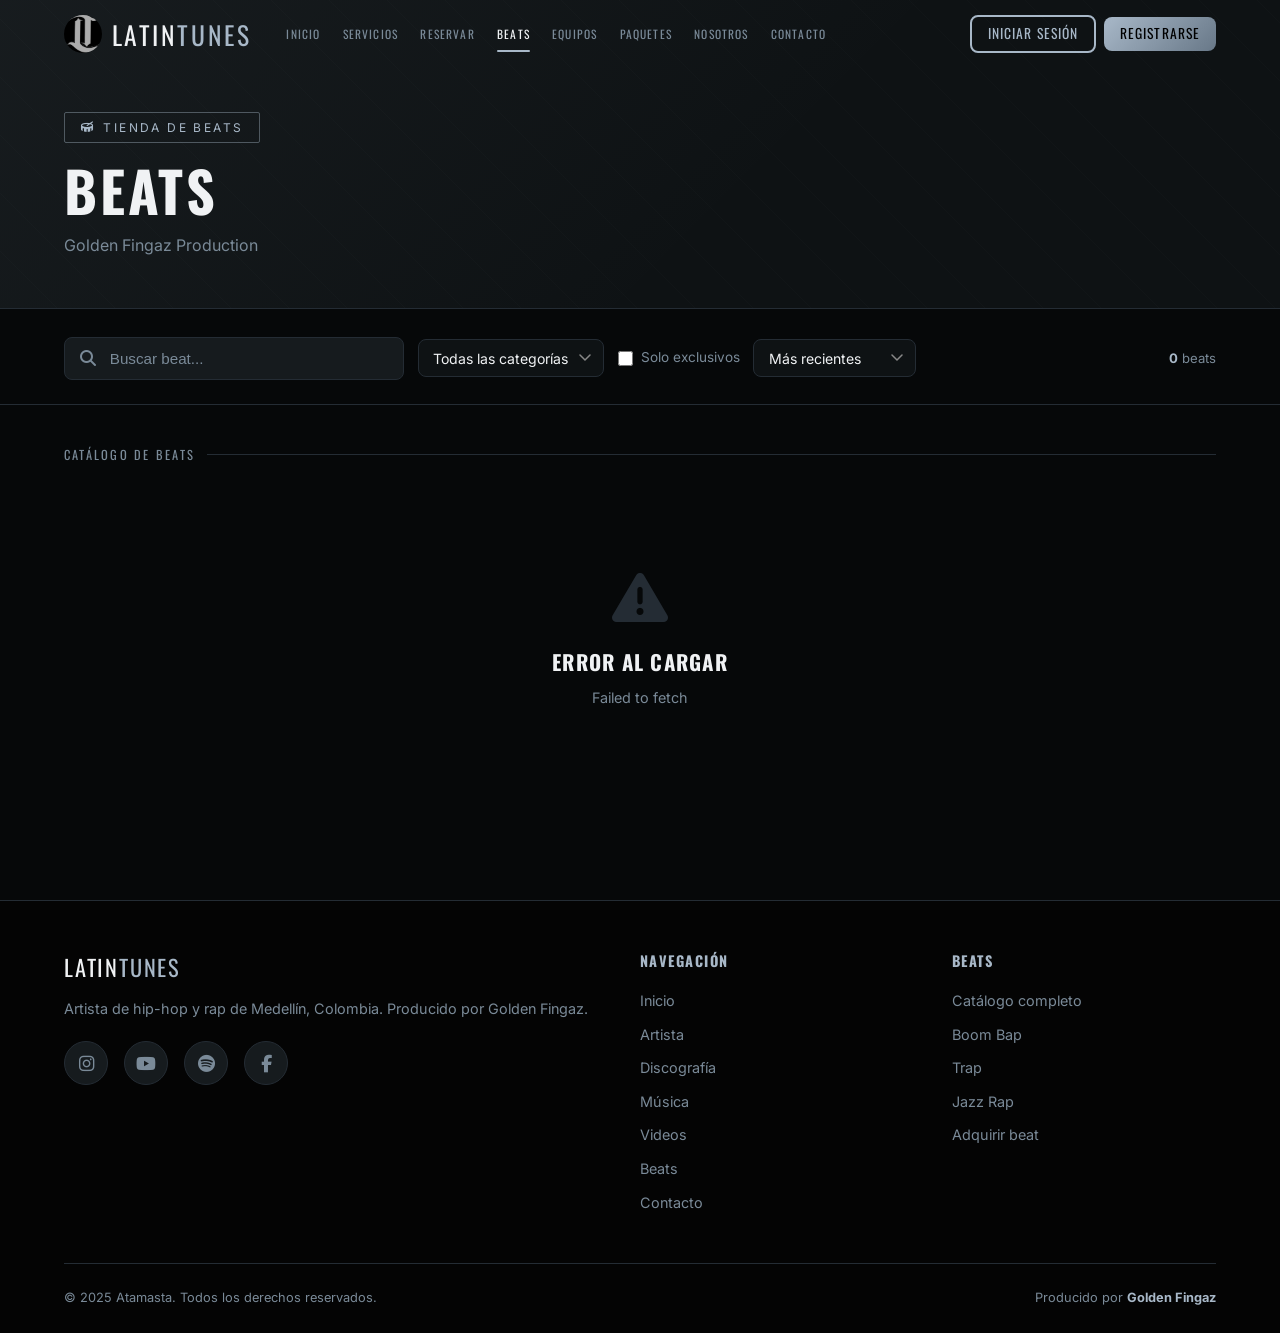
<file: frontend/pages/beats.html>
﻿<!DOCTYPE html>
<html lang="es">
<head>
  <meta charset="UTF-8" />
  <meta name="viewport" content="width=device-width, initial-scale=1.0" />
  <title>Beats — LatinTunes | Golden Fingaz Production</title>
  <link rel="preconnect" href="https://fonts.googleapis.com" />
  <link href="https://fonts.googleapis.com/css2?family=Oswald:wght@400;600;700&family=Inter:wght@400;500;600&display=swap" rel="stylesheet" />
  <link rel="stylesheet" href="https://cdnjs.cloudflare.com/ajax/libs/font-awesome/6.5.0/css/all.min.css" />
  <link rel="stylesheet" href="../css/main.css" />
  <link rel="stylesheet" href="../css/pages.css" />
  <style>
    /* ── Beats page extras ───────────────────────────────────────────────── */
    .beats-page { padding-top: 0; min-height: 100vh; }

    /* Filter bar */
    .beats-filter-section {
      padding: 1.75rem 0 0;
      background: var(--bg);
      border-bottom: 1px solid var(--border);
    }
    .beats-filter-inner {
      display: flex; align-items: center; gap: 0.85rem;
      flex-wrap: wrap; padding-bottom: 1.5rem;
    }
    .beats-filter-inner .search-wrap { flex: 1; min-width: 200px; max-width: 340px; }
    .beats-filter-select {
      padding: 0.6rem 2.2rem 0.6rem 0.9rem;
      background: var(--bg2);
      border: 1px solid var(--border);
      border-radius: var(--radius);
      color: var(--text);
      font-size: 0.88rem;
      font-family: var(--font-body);
      outline: none;
      cursor: pointer;
      appearance: none;
      background-image: url("data:image/svg+xml,%3Csvg xmlns='http://www.w3.org/2000/svg' width='12' height='8' viewBox='0 0 12 8'%3E%3Cpath d='M1 1l5 5 5-5' stroke='%23888' stroke-width='1.5' fill='none' stroke-linecap='round'/%3E%3C/svg%3E");
      background-repeat: no-repeat;
      background-position: right 0.75rem center;
      transition: var(--transition);
      min-width: 160px;
    }
    .beats-filter-select:focus,
    .beats-filter-select:hover { border-color: var(--gold); }
    .beats-filter-select option { background: var(--bg2); color: var(--text); }

    .exclusive-toggle-wrap {
      display: flex; align-items: center; gap: 0.5rem;
      font-size: 0.85rem; color: var(--text-muted);
      cursor: pointer; user-select: none;
      white-space: nowrap;
    }
    .exclusive-toggle-wrap input[type="checkbox"] {
      accent-color: var(--gold);
      width: 15px; height: 15px; cursor: pointer;
    }
    .exclusive-toggle-wrap:hover { color: var(--gold); }

    .beats-count {
      margin-left: auto;
      font-size: 0.82rem; color: var(--text-muted);
      white-space: nowrap;
    }
    .beats-count strong { color: var(--gold); }

    /* Grid section */
    .beats-grid-section { padding: 2.5rem 0 5rem; }

    /* Beats grid */
    #beats-grid {
      display: grid;
      grid-template-columns: repeat(4, 1fr);
      gap: 1.5rem;
    }
    @media (max-width: 1100px) { #beats-grid { grid-template-columns: repeat(3, 1fr); } }
    @media (max-width: 768px)  { #beats-grid { grid-template-columns: repeat(2, 1fr); } }
    @media (max-width: 420px)  { #beats-grid { grid-template-columns: 1fr; } }

    /* Beat card */
    .beat-card {
      background: var(--bg2);
      border: 1px solid var(--border);
      border-radius: var(--radius-lg);
      overflow: hidden;
      display: flex; flex-direction: column;
      transition: var(--transition);
      position: relative;
    }
    .beat-card:hover {
      transform: translateY(-5px);
      border-color: var(--gold);
      box-shadow: var(--shadow-gold);
    }

    /* Cover image */
    .beat-cover-wrap {
      position: relative;
      width: 100%;
      aspect-ratio: 1 / 1;
      overflow: hidden;
      background: var(--bg3);
      flex-shrink: 0;
    }
    .beat-cover-wrap img {
      width: 100%; height: 100%;
      object-fit: cover;
      display: block;
      transition: transform 0.4s ease;
    }
    .beat-card:hover .beat-cover-wrap img { transform: scale(1.05); }

    /* SVG placeholder */
    .beat-cover-placeholder {
      width: 100%; height: 100%;
      display: flex; align-items: center; justify-content: center;
      background: linear-gradient(135deg, var(--bg3) 0%, rgba(168,184,200,0.06) 100%);
    }
    .beat-cover-placeholder svg { opacity: 0.25; }

    /* Category badge on image */
    .beat-category-badge {
      position: absolute; top: 0.6rem; left: 0.6rem;
      background: rgba(8,8,8,0.82);
      border: 1px solid rgba(168,184,200,0.35);
      color: var(--gold); font-size: 0.66rem;
      letter-spacing: 0.1em; text-transform: uppercase;
      padding: 0.22rem 0.6rem; border-radius: 20px;
      backdrop-filter: blur(4px);
      font-family: var(--font-display);
    }

    /* Exclusive badge on image */
    .beat-exclusive-badge {
      position: absolute; top: 0.6rem; right: 0.6rem;
      background: linear-gradient(135deg, #a8b8c8, #687888);
      color: #000; font-size: 0.62rem;
      letter-spacing: 0.12em; text-transform: uppercase;
      padding: 0.22rem 0.6rem; border-radius: 20px;
      font-family: var(--font-display); font-weight: 700;
    }

    /* Play overlay on image */
    .beat-play-overlay {
      position: absolute; inset: 0;
      display: flex; align-items: center; justify-content: center;
      background: rgba(0,0,0,0.45);
      opacity: 0; transition: opacity 0.25s ease;
    }
    .beat-card:hover .beat-play-overlay { opacity: 1; }
    .beat-play-btn-overlay {
      width: 52px; height: 52px; border-radius: 50%;
      background: var(--gold); color: #000;
      display: flex; align-items: center; justify-content: center;
      font-size: 1.3rem;
      transition: transform 0.2s ease;
      box-shadow: 0 0 28px rgba(168,184,200,0.55);
      border: none; cursor: pointer;
    }
    .beat-play-btn-overlay:hover { transform: scale(1.12); }
    .beat-play-btn-overlay i { margin-left: 3px; }

    /* Card body */
    .beat-card-body {
      padding: 1rem 1rem 1.1rem;
      display: flex; flex-direction: column; flex: 1;
    }
    .beat-card-title {
      font-family: var(--font-display);
      font-size: 0.98rem; text-transform: uppercase;
      letter-spacing: 0.04em;
      margin-bottom: 0.5rem;
      white-space: nowrap; overflow: hidden; text-overflow: ellipsis;
    }

    /* Chips row: BPM & key */
    .beat-chips {
      display: flex; gap: 0.4rem; flex-wrap: wrap;
      margin-bottom: 0.75rem;
    }
    .beat-chip {
      display: inline-flex; align-items: center; gap: 0.3rem;
      background: var(--bg3); border: 1px solid var(--border);
      color: var(--text-muted); font-size: 0.72rem;
      padding: 0.18rem 0.55rem; border-radius: 20px;
    }
    .beat-chip i { font-size: 0.65rem; color: var(--gold); }

    /* Price + actions row */
    .beat-card-footer {
      margin-top: auto;
      display: flex; align-items: center; justify-content: space-between;
      gap: 0.5rem;
      border-top: 1px solid var(--border);
      padding-top: 0.75rem;
    }
    .beat-price {
      font-family: var(--font-display);
      font-size: 1.05rem;
      color: var(--gold);
      letter-spacing: 0.03em;
    }
    .beat-price-free {
      font-size: 0.8rem;
      color: var(--text-muted);
      font-family: var(--font-body);
    }
    .beat-card-actions {
      display: flex; gap: 0.4rem; align-items: center;
    }
    .beat-action-btn {
      display: inline-flex; align-items: center; gap: 0.35rem;
      padding: 0.38rem 0.75rem;
      border-radius: var(--radius);
      font-size: 0.78rem; font-family: var(--font-body);
      cursor: pointer; transition: var(--transition);
      white-space: nowrap; text-decoration: none;
    }
    .beat-action-btn-primary {
      background: var(--gold); color: #000; border: none;
      font-weight: 600;
    }
    .beat-action-btn-primary:hover {
      background: var(--gold-light); color: #000;
      transform: translateY(-1px);
    }

    /* Empty state */
    .beats-empty {
      grid-column: 1 / -1;
      text-align: center; padding: 5rem 1rem; color: var(--text-muted);
    }
    .beats-empty i { font-size: 3.5rem; color: var(--border); margin-bottom: 1.25rem; display: block; }
    .beats-empty h3 {
      font-family: var(--font-display); font-size: 1.3rem; text-transform: uppercase;
      letter-spacing: 0.06em; margin-bottom: 0.5rem; color: var(--text);
    }
    .beats-empty p { font-size: 0.9rem; }

    /* Sort select */
    .beats-sort-select {
      padding: 0.6rem 2.2rem 0.6rem 0.9rem;
      background: var(--bg2);
      border: 1px solid var(--border);
      border-radius: var(--radius);
      color: var(--text);
      font-size: 0.88rem;
      font-family: var(--font-body);
      outline: none;
      cursor: pointer;
      appearance: none;
      background-image: url("data:image/svg+xml,%3Csvg xmlns='http://www.w3.org/2000/svg' width='12' height='8' viewBox='0 0 12 8'%3E%3Cpath d='M1 1l5 5 5-5' stroke='%23888' stroke-width='1.5' fill='none' stroke-linecap='round'/%3E%3C/svg%3E");
      background-repeat: no-repeat;
      background-position: right 0.75rem center;
      transition: var(--transition);
      min-width: 150px;
    }
    .beats-sort-select:focus,
    .beats-sort-select:hover { border-color: var(--gold); }
    .beats-sort-select option { background: var(--bg2); color: var(--text); }

    /* Loader state within grid */
    .beats-loading {
      grid-column: 1 / -1;
      display: flex; align-items: center; justify-content: center;
      padding: 4rem 1rem; gap: 1rem; color: var(--text-muted);
    }

    /* Section label */
    .beats-section-label {
      font-family: var(--font-display);
      font-size: 0.78rem; letter-spacing: 0.18em; text-transform: uppercase;
      color: var(--text-muted); margin-bottom: 1.5rem;
      display: flex; align-items: center; gap: 0.75rem;
    }
    .beats-section-label::after {
      content: ''; flex: 1; height: 1px; background: var(--border);
    }
  </style>
</head>
<body>

<!-- Loader -->
<div class="loader-overlay" id="page-loader">
  <div class="vinyl-loader">
    <div class="vinyl-disc">
      <div class="vinyl-label">
        <img src="../img/LatinTunes.jpeg" alt="LatinTunes" />
      </div>
    </div>
  </div>
  <div class="loader-text">Cargando...</div>
</div>

<!-- Toast container -->
<div id="toast-container" class="toast-container"></div>

<!-- Navbar injected by JS -->

<main class="beats-page">

  <!-- ── Page Hero ───────────────────────────────────────────────────────── -->
  <section class="page-hero">
    <div class="container">
      <span class="page-hero-tag"><i class="fas fa-drum"></i> Tienda de Beats</span>
      <h1>Beats</h1>
      <p>Golden Fingaz Production</p>
    </div>
  </section>

  <!-- ── Filter Bar ─────────────────────────────────────────────────────── -->
  <section class="beats-filter-section">
    <div class="container">
      <div class="beats-filter-inner">

        <!-- Search -->
        <div class="search-wrap">
          <i class="fas fa-search"></i>
          <input
            type="search"
            id="beats-search"
            class="search-input"
            placeholder="Buscar beat..."
            autocomplete="off"
          />
        </div>

        <!-- Category filter -->
        <select id="beats-category" class="beats-filter-select">
          <option value="">Todas las categorías</option>
        </select>

        <!-- Exclusive toggle -->
        <label class="exclusive-toggle-wrap">
          <input type="checkbox" id="beats-exclusive" />
          Solo exclusivos
        </label>

        <!-- Sort -->
        <select id="beats-sort" class="beats-sort-select">
          <option value="newest">Más recientes</option>
          <option value="price-asc">Precio: menor</option>
          <option value="price-desc">Precio: mayor</option>
          <option value="plays">Más escuchados</option>
          <option value="alpha">A → Z</option>
        </select>

        <!-- Count -->
        <span class="beats-count"><strong id="beats-count-num">0</strong> beats</span>

      </div>
    </div>
  </section>

  <!-- ── Beats Grid ──────────────────────────────────────────────────────── -->
  <section class="beats-grid-section">
    <div class="container">
      <p class="beats-section-label">Catálogo de beats</p>
      <div id="beats-grid">
        <div class="beats-loading">
          <div class="loader-ring"></div>
          <span>Cargando beats...</span>
        </div>
      </div>
    </div>
  </section>

</main>

<!-- ── Footer ──────────────────────────────────────────────────────────── -->
<footer class="footer">
  <div class="container">
    <div class="footer-grid">
      <div class="footer-brand">
        <a href="../index.html" class="nav-logo">LATIN<span>TUNES</span></a>
        <p>Artista de hip-hop y rap de Medellín, Colombia. Producido por Golden Fingaz.</p>
        <div class="about-socials" style="margin-top:1.25rem;">
          <a href="https://www.instagram.com/latintunes" target="_blank" rel="noopener" class="social-link" aria-label="Instagram"><i class="fab fa-instagram"></i></a>
          <a href="https://www.youtube.com/@latintunes8666" target="_blank" rel="noopener" class="social-link" aria-label="YouTube"><i class="fab fa-youtube"></i></a>
          <a href="https://open.spotify.com/artist/atamasta" target="_blank" rel="noopener" class="social-link" aria-label="Spotify"><i class="fab fa-spotify"></i></a>
          <a href="https://www.facebook.com/latintunes" target="_blank" rel="noopener" class="social-link" aria-label="Facebook"><i class="fab fa-facebook-f"></i></a>
        </div>
      </div>
      <div>
        <h4 class="footer-title">Navegación</h4>
        <ul class="footer-links">
          <li><a href="../index.html">Inicio</a></li>
          <li><a href="about.html">Artista</a></li>
          <li><a href="discography.html">Discografía</a></li>
          <li><a href="music.html">Música</a></li>
          <li><a href="videos.html">Videos</a></li>
          <li><a href="beats.html">Beats</a></li>
          <li><a href="contact.html">Contacto</a></li>
        </ul>
      </div>
      <div>
        <h4 class="footer-title">Beats</h4>
        <ul class="footer-links">
          <li><a href="beats.html">Catálogo completo</a></li>
          <li><a href="beats.html?category=Boom+Bap">Boom Bap</a></li>
          <li><a href="beats.html?category=Trap">Trap</a></li>
          <li><a href="beats.html?category=Jazz+Rap">Jazz Rap</a></li>
          <li><a href="contact.html">Adquirir beat</a></li>
        </ul>
      </div>
    </div>
    <div class="footer-bottom">
      <span>&copy; 2025 Atamasta. Todos los derechos reservados.</span>
      <span>Producido por <strong style="color:var(--gold)">Golden Fingaz</strong></span>
    </div>
  </div>
</footer>

<script src="../js/api.js"></script>
<script src="../js/utils.js"></script>
<script src="../js/navbar.js"></script>
<script>
// ── State ──────────────────────────────────────────────────────────────────
let allBeats = [];
let searchDebounce = null;

// ── Cover placeholder SVG ──────────────────────────────────────────────────
const BEAT_PLACEHOLDER_SVG = `<svg xmlns="http://www.w3.org/2000/svg" width="80" height="80" viewBox="0 0 80 80" fill="none">
  <circle cx="40" cy="40" r="30" stroke="#a8b8c8" stroke-width="2" fill="none"/>
  <circle cx="40" cy="40" r="18" stroke="#a8b8c8" stroke-width="1.5" fill="none"/>
  <circle cx="40" cy="40" r="5" fill="#a8b8c8"/>
  <line x1="40" y1="10" x2="40" y2="22" stroke="#a8b8c8" stroke-width="1.5"/>
  <line x1="40" y1="58" x2="40" y2="70" stroke="#a8b8c8" stroke-width="1.5"/>
  <line x1="10" y1="40" x2="22" y2="40" stroke="#a8b8c8" stroke-width="1.5"/>
  <line x1="58" y1="40" x2="70" y2="40" stroke="#a8b8c8" stroke-width="1.5"/>
</svg>`;

// ── Build a beat card ──────────────────────────────────────────────────────
function buildBeatCard(beat) {
  const coverHtml = beat.image_url
    ? `<img src="${beat.image_url}" alt="${escapeHtml(beat.title)}" loading="lazy" onerror="this.parentElement.innerHTML='<div class=\\'beat-cover-placeholder\\'>${BEAT_PLACEHOLDER_SVG}</div>'" />`
    : `<div class="beat-cover-placeholder">${BEAT_PLACEHOLDER_SVG}</div>`;

  const previewHtml = beat.audio_preview_url
    ? `<button class="beat-play-btn-overlay" title="Escuchar preview" onclick="previewBeat(event, ${beat.id}, '${escapeHtml(beat.audio_preview_url)}')">
         <i class="fas fa-play"></i>
       </button>`
    : '';

  const exclusiveBadge = beat.is_exclusive
    ? `<span class="beat-exclusive-badge"><i class="fas fa-star"></i> Exclusivo</span>`
    : '';

  const bpmChip = beat.bpm
    ? `<span class="beat-chip"><i class="fas fa-tachometer-alt"></i>${beat.bpm} BPM</span>`
    : '';

  const keyChip = beat.musical_key
    ? `<span class="beat-chip"><i class="fas fa-music"></i>${escapeHtml(beat.musical_key)}</span>`
    : '';

  const priceHtml = beat.price > 0
    ? `<span class="beat-price">$${beat.price.toLocaleString('es-CO')}</span>`
    : `<span class="beat-price-free">Consultar precio</span>`;

  return `
    <div class="beat-card" data-id="${beat.id}">
      <div class="beat-cover-wrap">
        ${coverHtml}
        <span class="beat-category-badge">${escapeHtml(beat.category)}</span>
        ${exclusiveBadge}
        ${previewHtml ? `<div class="beat-play-overlay">${previewHtml}</div>` : ''}
      </div>
      <div class="beat-card-body">
        <div class="beat-card-title">${escapeHtml(beat.title)}</div>
        <div class="beat-chips">${bpmChip}${keyChip}</div>
        <div class="beat-card-footer">
          ${priceHtml}
          <div class="beat-card-actions">
            <a href="contact.html?beat=${encodeURIComponent(beat.title)}" class="beat-action-btn beat-action-btn-primary">
              <i class="fas fa-shopping-cart"></i> Adquirir
            </a>
          </div>
        </div>
      </div>
    </div>`;
}

function escapeHtml(str) {
  if (!str) return '';
  return String(str)
    .replace(/&/g, '&amp;')
    .replace(/</g, '&lt;')
    .replace(/>/g, '&gt;')
    .replace(/"/g, '&quot;')
    .replace(/'/g, '&#39;');
}

// ── Preview beat ───────────────────────────────────────────────────────────
function previewBeat(event, beatId, audioUrl) {
  event.stopPropagation();
  window.open(audioUrl, '_blank', 'noopener');
  api.playBeat(beatId).catch(() => {});
}

// ── Sort beats ─────────────────────────────────────────────────────────────
function sortBeats(beats) {
  const sortVal = document.getElementById('beats-sort').value;
  const arr = [...beats];
  if (sortVal === 'price-asc')  arr.sort((a, b) => a.price - b.price);
  if (sortVal === 'price-desc') arr.sort((a, b) => b.price - a.price);
  if (sortVal === 'plays')      arr.sort((a, b) => b.play_count - a.play_count);
  if (sortVal === 'alpha')      arr.sort((a, b) => a.title.localeCompare(b.title));
  // 'newest' is default from API order
  return arr;
}

// ── Render grid ────────────────────────────────────────────────────────────
function renderBeats(beats) {
  const grid = document.getElementById('beats-grid');
  const countEl = document.getElementById('beats-count-num');

  // Client-side exclusive filter
  const exclusiveOnly = document.getElementById('beats-exclusive').checked;
  let filtered = exclusiveOnly ? beats.filter(b => b.is_exclusive) : beats;

  // Client-side sort
  filtered = sortBeats(filtered);

  countEl.textContent = filtered.length;

  if (filtered.length === 0) {
    grid.innerHTML = `
      <div class="beats-empty">
        <i class="fas fa-drum"></i>
        <h3>No hay beats disponibles</h3>
        <p>Vuelve pronto para ver nuevas producciones de Golden Fingaz.</p>
      </div>`;
    return;
  }

  grid.innerHTML = filtered.map(buildBeatCard).join('');
}

// ── Load beats from API ────────────────────────────────────────────────────
async function loadBeats() {
  const grid = document.getElementById('beats-grid');
  grid.innerHTML = `<div class="beats-loading"><div class="loader-ring"></div><span>Cargando beats...</span></div>`;

  try {
    const params = new URLSearchParams();
    params.set('available_only', 'true');

    const search = document.getElementById('beats-search').value.trim();
    if (search) params.set('q', search);

    const category = document.getElementById('beats-category').value;
    if (category) params.set('category', category);

    allBeats = await api.getBeats(params.toString());
    renderBeats(allBeats);
  } catch (err) {
    grid.innerHTML = `
      <div class="beats-empty">
        <i class="fas fa-exclamation-triangle"></i>
        <h3>Error al cargar</h3>
        <p>${err.message || 'No se pudo conectar con el servidor.'}</p>
      </div>`;
    document.getElementById('beats-count-num').textContent = '0';
  }
}

// ── Load categories ────────────────────────────────────────────────────────
async function loadCategories() {
  try {
    const cats = await api.getCategories();
    const sel = document.getElementById('beats-category');
    cats.forEach(cat => {
      const opt = document.createElement('option');
      opt.value = cat;
      opt.textContent = cat;
      sel.appendChild(opt);
    });

    // If URL has a category param, pre-select it
    const urlParams = new URLSearchParams(window.location.search);
    const urlCat = urlParams.get('category');
    if (urlCat) {
      sel.value = urlCat;
    }
  } catch (err) {
    // categories unavailable — just skip
  }
}

// ── Init ───────────────────────────────────────────────────────────────────
document.addEventListener('DOMContentLoaded', async () => {
  initSharedNavbar('beats', true);
  initScrollReveal();

  // Hide loader
  const loader = document.getElementById('page-loader');
  if (loader) {
    setTimeout(() => {
      loader.style.opacity = '0';
      setTimeout(() => loader.style.display = 'none', 400);
    }, 600);
  }

  await loadCategories();
  await loadBeats();

  // Search — debounced
  document.getElementById('beats-search').addEventListener('input', () => {
    clearTimeout(searchDebounce);
    searchDebounce = setTimeout(loadBeats, 350);
  });

  // Category filter
  document.getElementById('beats-category').addEventListener('change', loadBeats);

  // Exclusive toggle — client-side filter only
  document.getElementById('beats-exclusive').addEventListener('change', () => renderBeats(allBeats));

  // Sort — client-side sort only
  document.getElementById('beats-sort').addEventListener('change', () => renderBeats(allBeats));
});
</script>
</body>
</html>
</file>
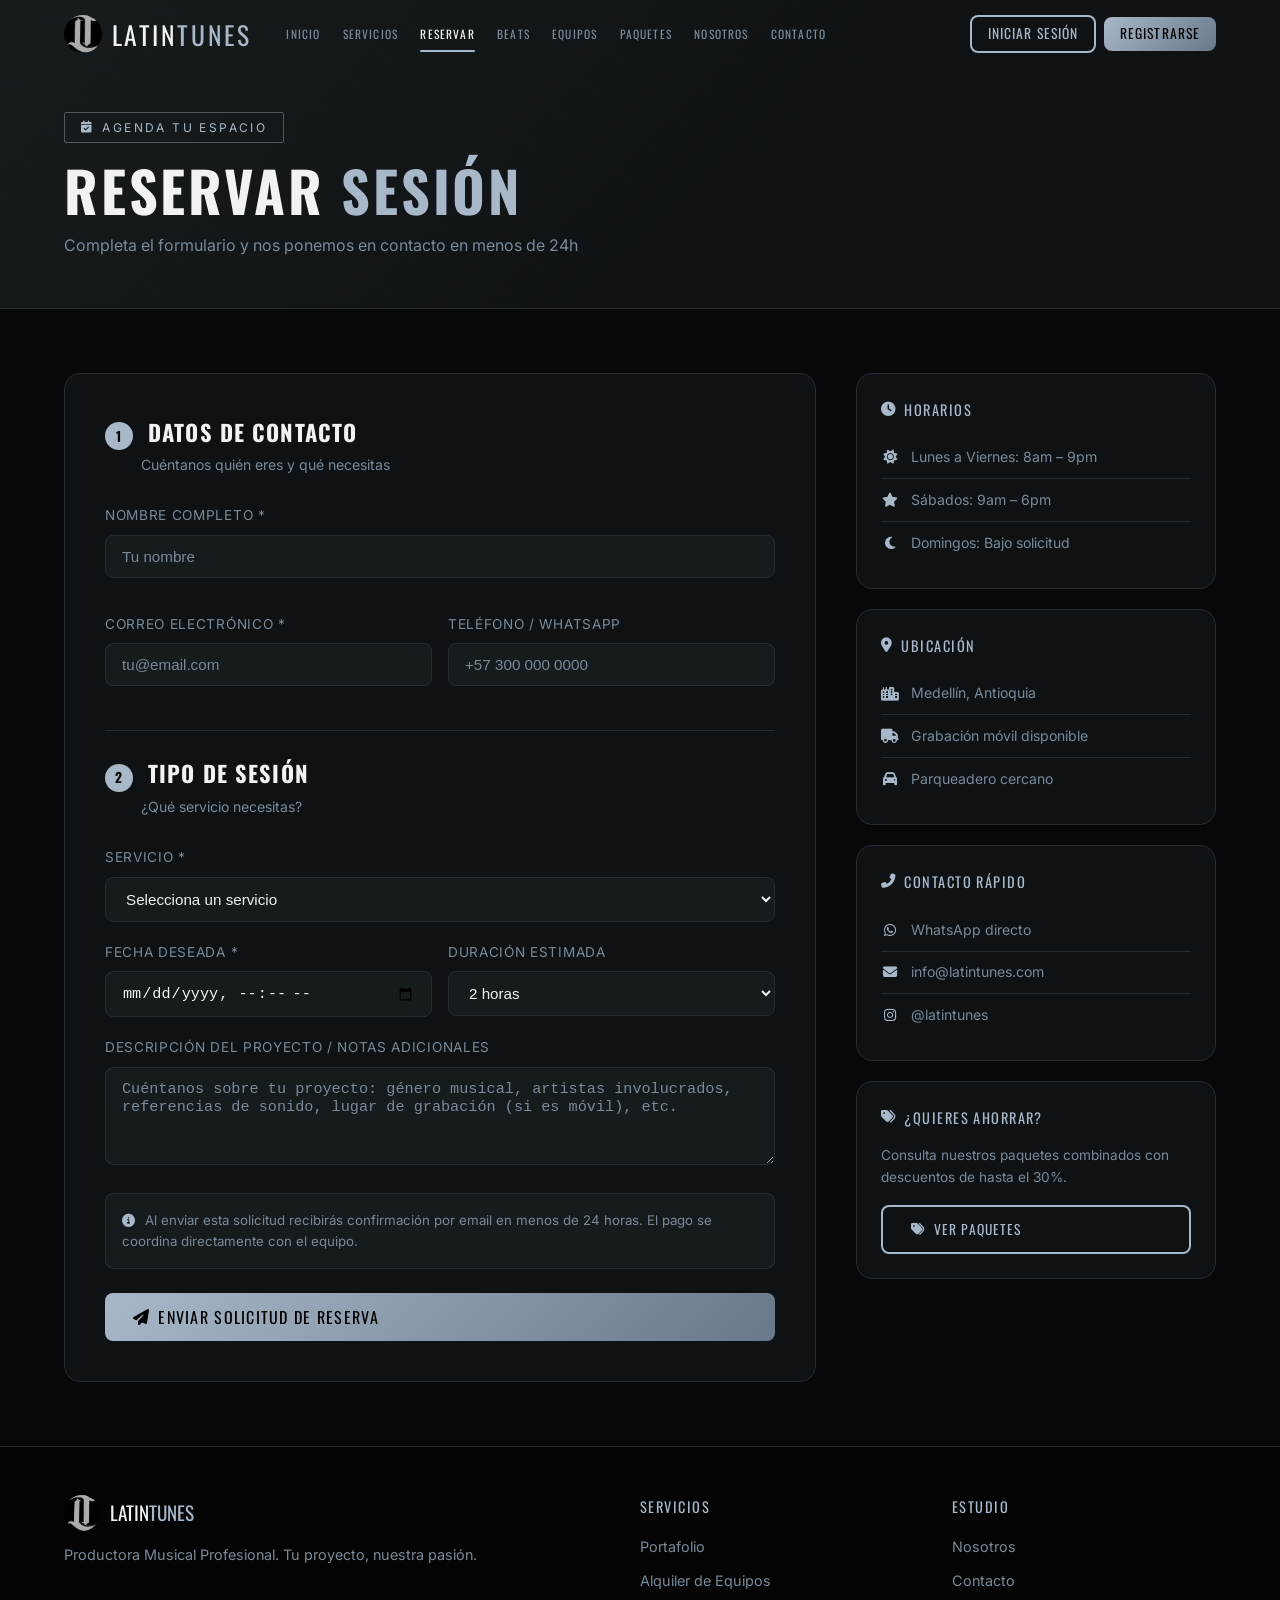
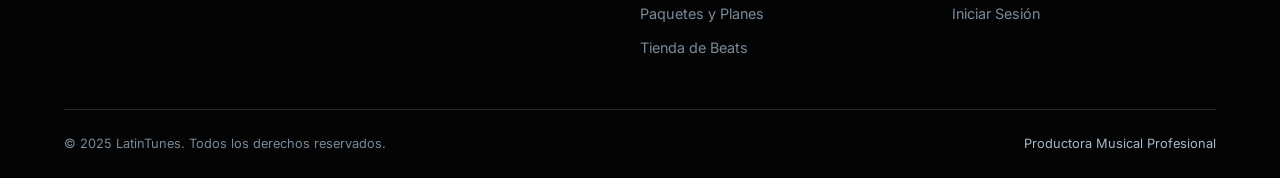
<file: frontend/pages/booking.html>
<!DOCTYPE html>
<html lang="es">
<head>
  <meta charset="UTF-8" />
  <meta name="viewport" content="width=device-width, initial-scale=1.0" />
  <title>Reservar Sesión — LatinTunes</title>
  <meta name="description" content="Reserva tu sesión de grabación en LatinTunes. Captación de voces, mezcla, masterización, beats y más." />
  <link rel="preconnect" href="https://fonts.googleapis.com" />
  <link href="https://fonts.googleapis.com/css2?family=Oswald:wght@400;600;700&family=Inter:wght@400;500;600&display=swap" rel="stylesheet" />
  <link rel="stylesheet" href="https://cdnjs.cloudflare.com/ajax/libs/font-awesome/6.5.0/css/all.min.css" />
  <link rel="stylesheet" href="../css/main.css" />
  <link rel="stylesheet" href="../css/pages.css" />
  <style>
    .booking-layout { display: grid; grid-template-columns: 1fr 360px; gap: 2.5rem; align-items: start; }
    .booking-form-wrap { background: var(--bg2); border: 1px solid var(--border); border-radius: var(--radius-lg); padding: 2.5rem; }
    .booking-info { display: flex; flex-direction: column; gap: 1.25rem; }
    .info-card { background: var(--bg2); border: 1px solid var(--border); border-radius: var(--radius-lg); padding: 1.5rem; }
    .info-card-title { font-family: var(--font-display); font-size: 0.9rem; text-transform: uppercase; letter-spacing: 0.1em; color: var(--gold); margin-bottom: 1rem; display: flex; align-items: center; gap: 0.5rem; }
    .info-row { display: flex; align-items: center; gap: 0.75rem; padding: 0.6rem 0; border-bottom: 1px solid var(--border); color: var(--text-muted); font-size: 0.88rem; }
    .info-row:last-child { border-bottom: none; }
    .info-row i { color: var(--gold); width: 18px; text-align: center; flex-shrink: 0; }
    .step-badge { background: var(--gold); color: var(--bg); width: 28px; height: 28px; border-radius: 50%; display: inline-flex; align-items: center; justify-content: center; font-family: var(--font-display); font-weight: 700; font-size: 0.85rem; margin-right: 0.5rem; }
    .booking-success { display: none; text-align: center; padding: 3rem 2rem; }
    .booking-success i { font-size: 4rem; color: var(--gold); margin-bottom: 1rem; display: block; }
    @media (max-width: 900px) { .booking-layout { grid-template-columns: 1fr; } }
  </style>
</head>
<body>

<div class="loader-overlay" id="page-loader">
  <div class="loader-ring"></div>
  <div class="loader-text">Reservar</div>
</div>
<div id="toast-container" class="toast-container"></div>

<section class="page-hero">
  <div class="container">
    <div class="page-hero-tag"><i class="fas fa-calendar-check"></i> Agenda tu espacio</div>
    <h1>Reservar <span>Sesión</span></h1>
    <p>Completa el formulario y nos ponemos en contacto en menos de 24h</p>
  </div>
</section>

<section style="padding: 4rem 0; background: var(--bg);">
  <div class="container">
    <div class="booking-layout">

      <!-- Form -->
      <div class="booking-form-wrap">
        <div id="booking-form-container">
          <h2 style="font-family:var(--font-display);font-size:1.4rem;text-transform:uppercase;margin-bottom:0.25rem;">
            <span class="step-badge">1</span> Datos de contacto
          </h2>
          <p style="color:var(--text-muted);font-size:0.88rem;margin-bottom:1.75rem;padding-left:2.25rem;">Cuéntanos quién eres y qué necesitas</p>

          <div id="booking-alert"></div>

          <form id="booking-form" novalidate>
            <div style="display:grid;grid-template-columns:1fr 1fr;gap:1rem;">
              <div class="form-group" style="grid-column:1/-1;">
                <label class="form-label">Nombre completo *</label>
                <input class="form-input" id="bk-name" placeholder="Tu nombre" required />
              </div>
              <div class="form-group">
                <label class="form-label">Correo electrónico *</label>
                <input type="email" class="form-input" id="bk-email" placeholder="tu@email.com" required />
              </div>
              <div class="form-group">
                <label class="form-label">Teléfono / WhatsApp</label>
                <input class="form-input" id="bk-phone" placeholder="+57 300 000 0000" />
              </div>
            </div>

            <hr style="border:none;border-top:1px solid var(--border);margin:1.5rem 0;" />

            <h2 style="font-family:var(--font-display);font-size:1.4rem;text-transform:uppercase;margin-bottom:0.25rem;">
              <span class="step-badge">2</span> Tipo de sesión
            </h2>
            <p style="color:var(--text-muted);font-size:0.88rem;margin-bottom:1.75rem;padding-left:2.25rem;">¿Qué servicio necesitas?</p>

            <div class="form-group">
              <label class="form-label">Servicio *</label>
              <select class="form-input" id="bk-service" required>
                <option value="" disabled selected>Selecciona un servicio</option>
                <option value="vocal_recording">🎤 Captación de Voces</option>
                <option value="beat_creation">🥁 Creación de Beats</option>
                <option value="mixing">🎚️ Mezcla</option>
                <option value="mastering">💿 Masterización</option>
                <option value="multimedia">🎬 Multimedia (Reels / Cortos)</option>
                <option value="mobile_recording">🚐 Grabación Móvil a Domicilio</option>
                <option value="equipment_rental">🎧 Alquiler de Equipos</option>
              </select>
            </div>

            <div style="display:grid;grid-template-columns:1fr 1fr;gap:1rem;">
              <div class="form-group">
                <label class="form-label">Fecha deseada *</label>
                <input type="datetime-local" class="form-input" id="bk-date" required />
              </div>
              <div class="form-group">
                <label class="form-label">Duración estimada</label>
                <select class="form-input" id="bk-duration">
                  <option value="1">1 hora</option>
                  <option value="2" selected>2 horas</option>
                  <option value="3">3 horas</option>
                  <option value="4">4 horas (medio día)</option>
                  <option value="8">8 horas (día completo)</option>
                </select>
              </div>
            </div>

            <div class="form-group">
              <label class="form-label">Descripción del proyecto / Notas adicionales</label>
              <textarea class="form-input" id="bk-notes" rows="4"
                placeholder="Cuéntanos sobre tu proyecto: género musical, artistas involucrados, referencias de sonido, lugar de grabación (si es móvil), etc."></textarea>
            </div>

            <div style="background:var(--bg3);border:1px solid var(--border);border-radius:var(--radius);padding:1rem;margin-bottom:1.5rem;font-size:0.83rem;color:var(--text-muted);">
              <i class="fas fa-info-circle" style="color:var(--gold);margin-right:0.4rem;"></i>
              Al enviar esta solicitud recibirás confirmación por email en menos de 24 horas. El pago se coordina directamente con el equipo.
            </div>

            <button type="submit" class="btn btn-primary" style="width:100%;" id="bk-btn">
              <i class="fas fa-paper-plane"></i> Enviar solicitud de reserva
            </button>
          </form>
        </div>

        <!-- Success state -->
        <div class="booking-success" id="booking-success">
          <i class="fas fa-check-circle"></i>
          <h2 style="font-family:var(--font-display);font-size:1.8rem;text-transform:uppercase;margin-bottom:0.75rem;">
            ¡Solicitud <span style="color:var(--gold);">enviada!</span>
          </h2>
          <p style="color:var(--text-muted);line-height:1.7;margin-bottom:2rem;">
            Recibimos tu solicitud. Nuestro equipo revisará la disponibilidad y te contactará en menos de 24 horas para confirmar los detalles y el pago.
          </p>
          <div style="display:flex;gap:1rem;justify-content:center;flex-wrap:wrap;">
            <a href="services.html" class="btn btn-secondary"><i class="fas fa-music"></i> Ver más servicios</a>
            <a href="../index.html" class="btn btn-primary"><i class="fas fa-home"></i> Inicio</a>
          </div>
        </div>
      </div>

      <!-- Info sidebar -->
      <div class="booking-info">
        <div class="info-card">
          <div class="info-card-title"><i class="fas fa-clock"></i> Horarios</div>
          <div class="info-row"><i class="fas fa-sun"></i> Lunes a Viernes: 8am – 9pm</div>
          <div class="info-row"><i class="fas fa-star"></i> Sábados: 9am – 6pm</div>
          <div class="info-row"><i class="fas fa-moon"></i> Domingos: Bajo solicitud</div>
        </div>

        <div class="info-card">
          <div class="info-card-title"><i class="fas fa-map-marker-alt"></i> Ubicación</div>
          <div class="info-row"><i class="fas fa-city"></i> Medellín, Antioquia</div>
          <div class="info-row"><i class="fas fa-truck"></i> Grabación móvil disponible</div>
          <div class="info-row"><i class="fas fa-car"></i> Parqueadero cercano</div>
        </div>

        <div class="info-card">
          <div class="info-card-title"><i class="fas fa-phone-alt"></i> Contacto rápido</div>
          <div class="info-row"><i class="fab fa-whatsapp"></i> WhatsApp directo</div>
          <div class="info-row"><i class="fas fa-envelope"></i> info@latintunes.com</div>
          <div class="info-row"><i class="fab fa-instagram"></i> @latintunes</div>
        </div>

        <div class="info-card">
          <div class="info-card-title"><i class="fas fa-tags"></i> ¿Quieres ahorrar?</div>
          <p style="color:var(--text-muted);font-size:0.85rem;line-height:1.6;margin-bottom:1rem;">Consulta nuestros paquetes combinados con descuentos de hasta el 30%.</p>
          <a href="packages.html" class="btn btn-secondary" style="width:100%;font-size:0.85rem;">
            <i class="fas fa-tags"></i> Ver Paquetes
          </a>
        </div>
      </div>

    </div>
  </div>
</section>

<footer class="footer">
  <div class="container">
    <div class="footer-grid">
      <div class="footer-brand">
        <div class="nav-logo-wrap" style="margin-bottom:0.75rem;">
          <img src="../img/LatinTunes.jpeg" alt="LatinTunes" style="width:36px;height:36px;border-radius:50%;object-fit:cover;" />
          <span style="font-family:var(--font-display);font-size:1.2rem;">LATIN<span style="color:var(--gold);">TUNES</span></span>
        </div>
        <p>Productora Musical Profesional. Tu proyecto, nuestra pasión.</p>
      </div>
      <div>
        <div class="footer-title">Servicios</div>
        <ul class="footer-links">
          <li><a href="services.html">Portafolio</a></li>
          <li><a href="equipment.html">Alquiler de Equipos</a></li>
          <li><a href="packages.html">Paquetes y Planes</a></li>
          <li><a href="beats.html">Tienda de Beats</a></li>
        </ul>
      </div>
      <div>
        <div class="footer-title">Estudio</div>
        <ul class="footer-links">
          <li><a href="about.html">Nosotros</a></li>
          <li><a href="contact.html">Contacto</a></li>
          <li><a href="login.html">Iniciar Sesión</a></li>
        </ul>
      </div>
    </div>
    <div class="footer-bottom">
      <span>&copy; 2025 LatinTunes. Todos los derechos reservados.</span>
      <span style="color:var(--gold);">Productora Musical Profesional</span>
    </div>
  </div>
</footer>

<script src="../js/api.js"></script>
<script src="../js/utils.js"></script>
<script src="../js/navbar.js"></script>
<script>
document.addEventListener('DOMContentLoaded', () => {
  initSharedNavbar('booking', true);
  initScrollReveal();
  hideLoader();

  // Pre-select service from URL param
  const params = new URLSearchParams(window.location.search);
  const svc = params.get('service');
  if (svc) {
    const sel = document.getElementById('bk-service');
    if (sel) sel.value = svc;
  }

  // Set min date to now
  const dateInput = document.getElementById('bk-date');
  const now = new Date();
  now.setMinutes(now.getMinutes() - now.getTimezoneOffset());
  dateInput.min = now.toISOString().slice(0, 16);

  document.getElementById('booking-form').addEventListener('submit', async e => {
    e.preventDefault();
    const alertEl = document.getElementById('booking-alert');
    alertEl.innerHTML = '';

    const name = document.getElementById('bk-name').value.trim();
    const email = document.getElementById('bk-email').value.trim();
    const phone = document.getElementById('bk-phone').value.trim();
    const service = document.getElementById('bk-service').value;
    const date = document.getElementById('bk-date').value;
    const duration = parseFloat(document.getElementById('bk-duration').value);
    const notes = document.getElementById('bk-notes').value.trim();

    if (!name || !email || !service || !date) {
      alertEl.innerHTML = '<div class="alert alert-error"><i class="fas fa-exclamation-circle"></i> Completa los campos obligatorios.</div>';
      return;
    }

    const btn = document.getElementById('bk-btn');
    btn.disabled = true;
    btn.innerHTML = '<i class="fas fa-spinner fa-spin"></i> Enviando...';

    const serviceLabels = {
      vocal_recording: 'Captación de Voces', beat_creation: 'Creación de Beats',
      mixing: 'Mezcla', mastering: 'Masterización', multimedia: 'Multimedia',
      mobile_recording: 'Grabación Móvil', equipment_rental: 'Alquiler de Equipos'
    };

    try {
      await api.createBooking({
        client_name: name,
        client_email: email,
        client_phone: phone || null,
        service_type: serviceLabels[service] || service,
        booking_date: new Date(date).toISOString(),
        duration_hours: duration,
        notes: notes || null,
      });
      document.getElementById('booking-form-container').style.display = 'none';
      document.getElementById('booking-success').style.display = 'block';
    } catch (err) {
      alertEl.innerHTML = `<div class="alert alert-error"><i class="fas fa-times-circle"></i> ${err.message}</div>`;
      btn.disabled = false;
      btn.innerHTML = '<i class="fas fa-paper-plane"></i> Enviar solicitud de reserva';
    }
  });
});
</script>
</body>
</html>
</file>
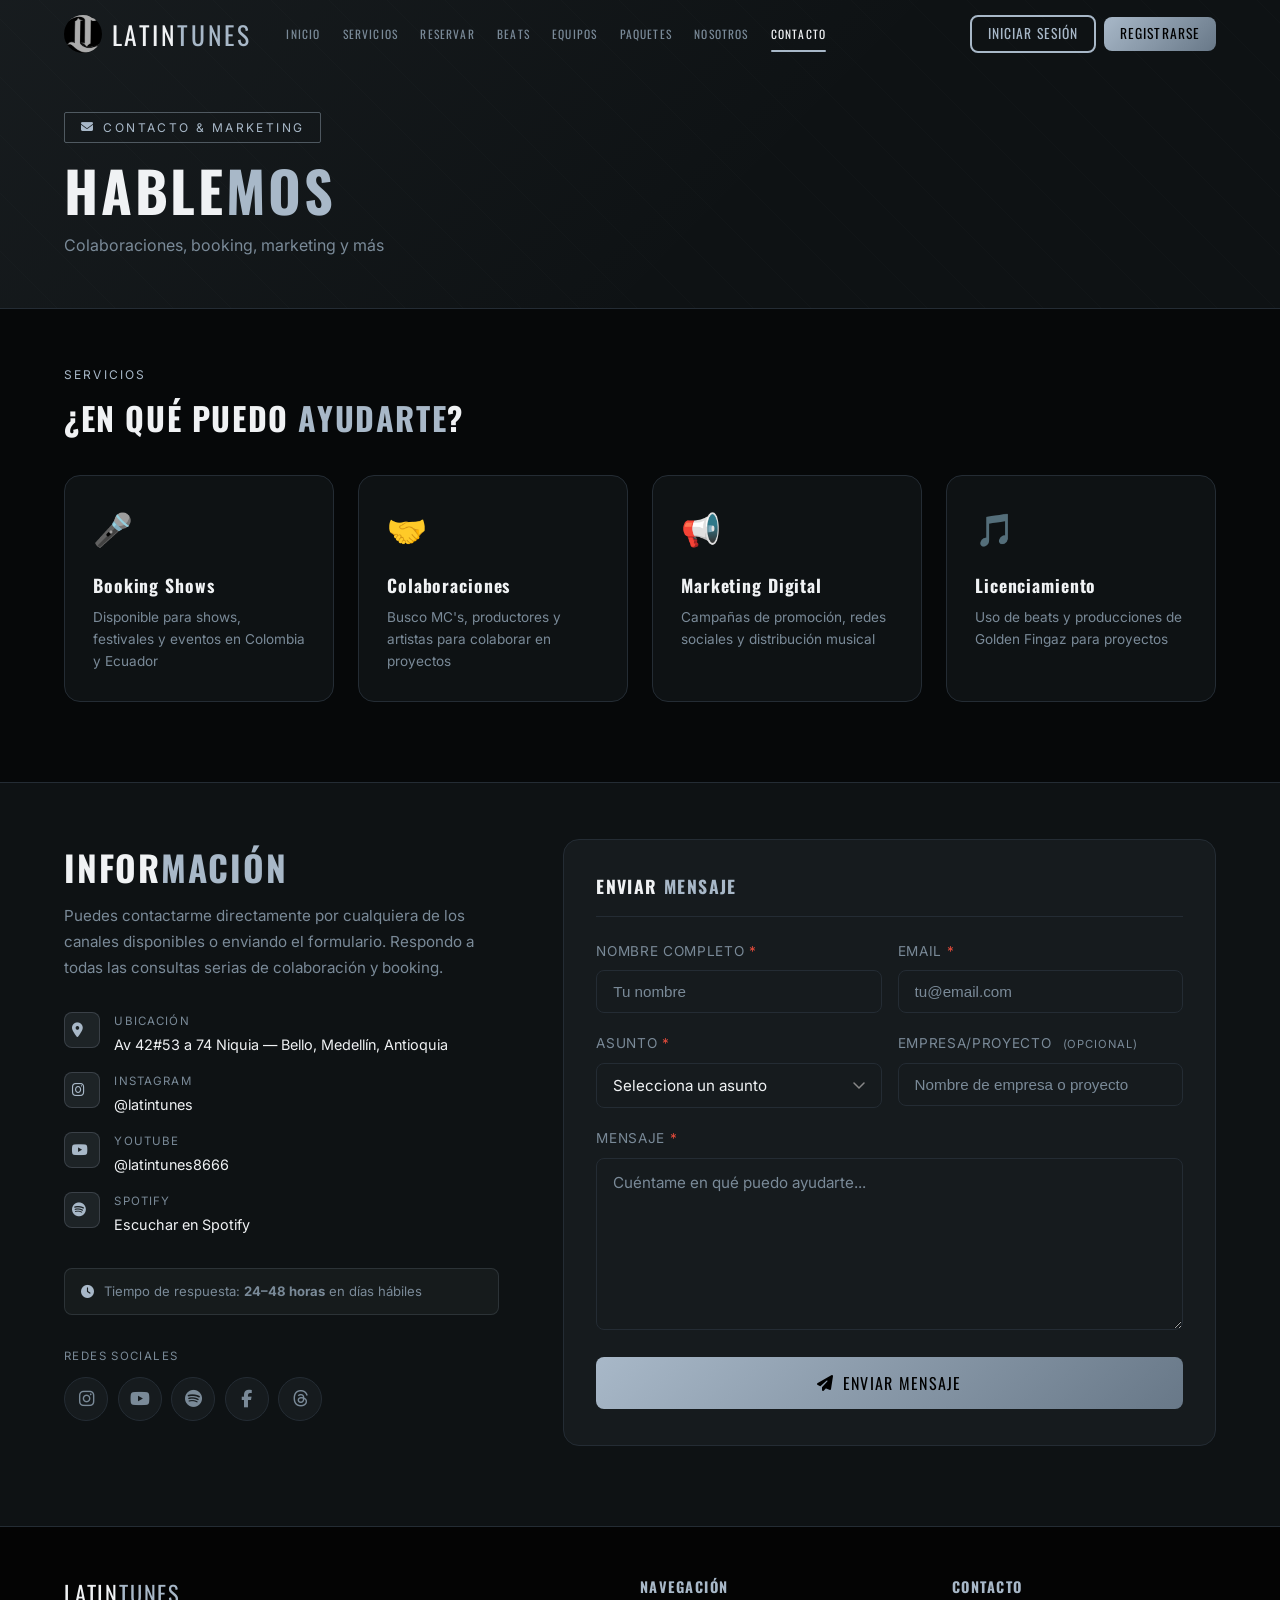
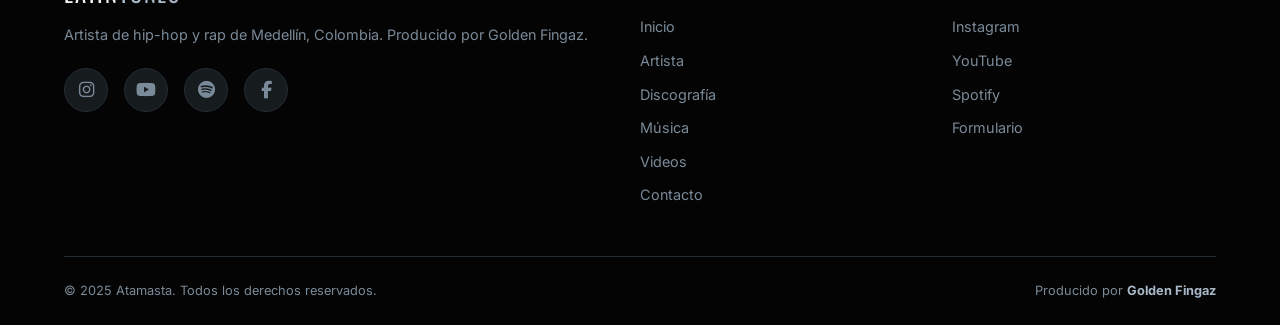
<file: frontend/pages/contact.html>
﻿<!DOCTYPE html>
<html lang="es">
<head>
  <meta charset="UTF-8" />
  <meta name="viewport" content="width=device-width, initial-scale=1.0" />
  <title>Contacto — LatinTunes</title>
  <link href="https://fonts.googleapis.com/css2?family=Oswald:wght@400;600;700&family=Inter:wght@400;500;600&display=swap" rel="stylesheet" />
  <link rel="stylesheet" href="https://cdnjs.cloudflare.com/ajax/libs/font-awesome/6.5.0/css/all.min.css" />
  <link rel="stylesheet" href="../css/main.css" />
  <link rel="stylesheet" href="../css/pages.css" />
  <style>
    /* ── Contact page extras ──────────────────────────────────────────────── */
    .contact-page { padding-top: 0; min-height: 100vh; }

    /* Marketing section */
    .marketing-section { padding: 3.5rem 0 2rem; background: var(--bg); }
    .marketing-section-label {
      font-size: 0.75rem; letter-spacing: 0.18em; text-transform: uppercase;
      color: var(--gold); margin-bottom: 0.5rem;
    }
    .marketing-section h2 {
      font-size: clamp(1.4rem, 3vw, 2rem);
      text-transform: uppercase; margin-bottom: 2rem;
    }
    .marketing-section h2 span { color: var(--gold); }
    .marketing-icon { font-size: 2rem; margin-bottom: 1rem; display: block; }

    /* Contact section */
    .contact-main-section {
      padding: 3.5rem 0 5rem;
      background: var(--bg2);
      border-top: 1px solid var(--border);
    }
    .contact-grid-2col {
      display: grid;
      grid-template-columns: 1fr 1.5fr;
      gap: 4rem;
      align-items: start;
    }

    /* Contact info column */
    .contact-info-col h2 {
      font-size: clamp(1.5rem, 3vw, 2.2rem);
      text-transform: uppercase; margin-bottom: 0.5rem;
    }
    .contact-info-col h2 span { color: var(--gold); }
    .contact-info-intro {
      color: var(--text-muted); line-height: 1.7;
      margin-bottom: 2rem; font-size: 0.95rem;
    }
    .contact-detail-list { margin-bottom: 2rem; }
    .contact-detail {
      display: flex; align-items: flex-start; gap: 0.9rem;
      margin-bottom: 1rem; font-size: 0.9rem;
    }
    .contact-detail-icon {
      width: 36px; height: 36px; border-radius: 8px;
      background: rgba(168,184,200,0.1); border: 1px solid rgba(168,184,200,0.2);
      display: flex; align-items: center; justify-content: center;
      color: var(--gold); font-size: 0.9rem; flex-shrink: 0;
    }
    .contact-detail-text { flex: 1; }
    .contact-detail-label {
      font-size: 0.72rem; text-transform: uppercase; letter-spacing: 0.1em;
      color: var(--text-muted); margin-bottom: 0.15rem;
    }
    .contact-detail-value { color: var(--text); }
    .contact-detail-value a { color: var(--text); }
    .contact-detail-value a:hover { color: var(--gold); }

    .response-note {
      display: flex; align-items: center; gap: 0.6rem;
      font-size: 0.82rem; color: var(--text-muted);
      padding: 0.75rem 1rem;
      background: rgba(168,184,200,0.05);
      border: 1px solid rgba(168,184,200,0.15);
      border-radius: var(--radius);
      margin-bottom: 2rem;
    }
    .response-note i { color: var(--gold); flex-shrink: 0; }

    /* Social links row */
    .contact-socials-label {
      font-size: 0.72rem; letter-spacing: 0.12em; text-transform: uppercase;
      color: var(--text-muted); margin-bottom: 0.75rem;
    }
    .contact-socials {
      display: flex; gap: 0.6rem; flex-wrap: wrap;
    }

    /* Contact form column */
    .contact-form-col {}
    .contact-form {
      background: var(--bg3);
      border: 1px solid var(--border);
      border-radius: var(--radius-lg);
      padding: 2rem 2rem 2.25rem;
    }
    .contact-form-heading {
      font-family: var(--font-display);
      font-size: 1.1rem; text-transform: uppercase;
      letter-spacing: 0.08em; margin-bottom: 1.5rem;
      padding-bottom: 1rem; border-bottom: 1px solid var(--border);
    }
    .contact-form-heading span { color: var(--gold); }

    .form-row {
      display: grid; grid-template-columns: 1fr 1fr; gap: 1rem;
    }

    .form-select {
      width: 100%;
      padding: 0.75rem 1rem;
      background: var(--bg3); border: 1px solid var(--border);
      border-radius: var(--radius);
      color: var(--text); font-size: 0.95rem;
      transition: var(--transition);
      outline: none;
      cursor: pointer;
      appearance: none;
      background-image: url("data:image/svg+xml,%3Csvg xmlns='http://www.w3.org/2000/svg' width='12' height='8' viewBox='0 0 12 8'%3E%3Cpath d='M1 1l5 5 5-5' stroke='%23888' stroke-width='1.5' fill='none' stroke-linecap='round'/%3E%3C/svg%3E");
      background-repeat: no-repeat;
      background-position: right 1rem center;
      padding-right: 2.5rem;
      font-family: var(--font-body);
    }
    .form-select:focus {
      border-color: var(--gold);
      box-shadow: 0 0 0 3px rgba(168,184,200,0.15);
    }
    .form-select option { background: var(--bg3); color: var(--text); }

    .form-textarea {
      width: 100%; resize: vertical;
      padding: 0.75rem 1rem;
      background: var(--bg3); border: 1px solid var(--border);
      border-radius: var(--radius);
      color: var(--text); font-size: 0.95rem;
      font-family: var(--font-body); line-height: 1.6;
      transition: var(--transition);
      outline: none;
      min-height: 130px;
    }
    .form-textarea:focus {
      border-color: var(--gold);
      box-shadow: 0 0 0 3px rgba(168,184,200,0.15);
    }
    .form-textarea::placeholder { color: var(--text-muted); }

    .form-optional-tag {
      font-size: 0.7rem; color: var(--text-muted);
      text-transform: uppercase; letter-spacing: 0.08em;
      margin-left: 0.4rem;
    }

    .submit-btn {
      width: 100%; margin-top: 0.25rem;
      padding: 0.875rem 1.75rem;
      font-size: 1rem;
      display: flex; align-items: center; justify-content: center; gap: 0.5rem;
    }
    .submit-btn:disabled {
      opacity: 0.6; cursor: not-allowed; transform: none !important;
    }

    /* Success state */
    .form-success-message {
      display: none;
      text-align: center; padding: 2.5rem 1rem;
    }
    .form-success-icon {
      width: 64px; height: 64px; border-radius: 50%;
      background: rgba(39,174,96,0.12); border: 2px solid rgba(39,174,96,0.4);
      display: flex; align-items: center; justify-content: center;
      font-size: 1.8rem; color: #2ecc71;
      margin: 0 auto 1.25rem;
    }
    .form-success-title {
      font-family: var(--font-display); font-size: 1.4rem;
      text-transform: uppercase; letter-spacing: 0.06em; margin-bottom: 0.5rem;
    }
    .form-success-text { color: var(--text-muted); font-size: 0.9rem; line-height: 1.6; }
    .form-success-back {
      margin-top: 1.5rem;
    }

    /* Footer */
    footer.footer { margin-top: 0; }

    @media (max-width: 1024px) {
      .contact-grid-2col { grid-template-columns: 1fr; gap: 2.5rem; }
    }
    @media (max-width: 640px) {
      .form-row { grid-template-columns: 1fr; }
      .contact-form { padding: 1.25rem; }
    }
  </style>
</head>
<body>

<div id="toast-container" class="toast-container"></div>

<!-- Navbar injected by JS -->

<main class="contact-page">

  <!-- ── Page Hero ─────────────────────────────────────────────────────── -->
  <section class="page-hero">
    <div class="container">
      <span class="page-hero-tag"><i class="fas fa-envelope"></i> Contacto &amp; Marketing</span>
      <h1>Hable<span>mos</span></h1>
      <p>Colaboraciones, booking, marketing y más</p>
    </div>
  </section>

  <!-- ── Marketing Services ─────────────────────────────────────────── -->
  <section class="marketing-section">
    <div class="container">
      <p class="marketing-section-label">Servicios</p>
      <h2>¿En qué puedo <span>ayudarte</span>?</h2>
      <div class="marketing-grid">

        <div class="marketing-card reveal">
          <span class="marketing-icon">🎤</span>
          <h3 class="marketing-title">Booking Shows</h3>
          <p class="marketing-desc">Disponible para shows, festivales y eventos en Colombia y Ecuador</p>
        </div>

        <div class="marketing-card reveal">
          <span class="marketing-icon">🤝</span>
          <h3 class="marketing-title">Colaboraciones</h3>
          <p class="marketing-desc">Busco MC's, productores y artistas para colaborar en proyectos</p>
        </div>

        <div class="marketing-card reveal">
          <span class="marketing-icon">📢</span>
          <h3 class="marketing-title">Marketing Digital</h3>
          <p class="marketing-desc">Campañas de promoción, redes sociales y distribución musical</p>
        </div>

        <div class="marketing-card reveal">
          <span class="marketing-icon">🎵</span>
          <h3 class="marketing-title">Licenciamiento</h3>
          <p class="marketing-desc">Uso de beats y producciones de Golden Fingaz para proyectos</p>
        </div>

      </div>
    </div>
  </section>

  <!-- ── Contact Section ───────────────────────────────────────────── -->
  <section class="contact-main-section" id="contact">
    <div class="container">
      <div class="contact-grid-2col">

        <!-- LEFT: Contact info -->
        <div class="contact-info-col">
          <h2>Infor<span>mación</span></h2>
          <p class="contact-info-intro">
            Puedes contactarme directamente por cualquiera de los canales disponibles o enviando el formulario.
            Respondo a todas las consultas serias de colaboración y booking.
          </p>

          <div class="contact-detail-list">

            <div class="contact-detail">
              <div class="contact-detail-icon"><i class="fas fa-map-marker-alt"></i></div>
              <div class="contact-detail-text">
                <div class="contact-detail-label">Ubicación</div>
                <div class="contact-detail-value">Av 42#53 a 74 Niquia — Bello, Medellín, Antioquia</div>
              </div>
            </div>

            <div class="contact-detail">
              <div class="contact-detail-icon"><i class="fab fa-instagram"></i></div>
              <div class="contact-detail-text">
                <div class="contact-detail-label">Instagram</div>
                <div class="contact-detail-value">
                  <a href="https://www.instagram.com/latintunes" target="_blank" rel="noopener">@latintunes</a>
                </div>
              </div>
            </div>

            <div class="contact-detail">
              <div class="contact-detail-icon"><i class="fab fa-youtube"></i></div>
              <div class="contact-detail-text">
                <div class="contact-detail-label">YouTube</div>
                <div class="contact-detail-value">
                  <a href="https://www.youtube.com/@latintunes8666" target="_blank" rel="noopener">@latintunes8666</a>
                </div>
              </div>
            </div>

            <div class="contact-detail">
              <div class="contact-detail-icon"><i class="fab fa-spotify"></i></div>
              <div class="contact-detail-text">
                <div class="contact-detail-label">Spotify</div>
                <div class="contact-detail-value">
                  <a href="https://open.spotify.com/artist/atamasta" target="_blank" rel="noopener">Escuchar en Spotify</a>
                </div>
              </div>
            </div>

          </div>

          <div class="response-note">
            <i class="fas fa-clock"></i>
            <span>Tiempo de respuesta: <strong>24–48 horas</strong> en días hábiles</span>
          </div>

          <p class="contact-socials-label">Redes sociales</p>
          <div class="contact-socials">
            <a href="https://www.instagram.com/latintunes" target="_blank" rel="noopener" class="social-link" aria-label="Instagram">
              <i class="fab fa-instagram"></i>
            </a>
            <a href="https://www.youtube.com/@latintunes8666" target="_blank" rel="noopener" class="social-link" aria-label="YouTube">
              <i class="fab fa-youtube"></i>
            </a>
            <a href="https://open.spotify.com/artist/atamasta" target="_blank" rel="noopener" class="social-link" aria-label="Spotify">
              <i class="fab fa-spotify"></i>
            </a>
            <a href="https://www.facebook.com/latintunes" target="_blank" rel="noopener" class="social-link" aria-label="Facebook">
              <i class="fab fa-facebook-f"></i>
            </a>
            <a href="https://www.threads.net/@latintunes" target="_blank" rel="noopener" class="social-link" aria-label="Threads">
              <i class="fab fa-threads"></i>
            </a>
          </div>
        </div>

        <!-- RIGHT: Contact form -->
        <div class="contact-form-col">
          <div class="contact-form">

            <h3 class="contact-form-heading">Enviar <span>mensaje</span></h3>

            <!-- Success message (hidden by default) -->
            <div class="form-success-message" id="form-success">
              <div class="form-success-icon"><i class="fas fa-check"></i></div>
              <div class="form-success-title">Mensaje enviado</div>
              <p class="form-success-text">
                Gracias por escribir. Me pondré en contacto contigo en las próximas 24–48 horas.
              </p>
              <div class="form-success-back">
                <button class="btn btn-secondary btn-sm" id="send-another-btn">
                  <i class="fas fa-redo"></i> Enviar otro mensaje
                </button>
              </div>
            </div>

            <!-- Form -->
            <form id="contact-form" novalidate>

              <div class="form-row">
                <div class="form-group">
                  <label class="form-label" for="contact-name">Nombre completo <span style="color:var(--red-light)">*</span></label>
                  <input
                    type="text"
                    id="contact-name"
                    name="name"
                    class="form-input"
                    placeholder="Tu nombre"
                    required
                    autocomplete="name"
                  />
                  <div class="form-error" id="error-name" style="display:none;"><i class="fas fa-exclamation-circle"></i> Campo requerido</div>
                </div>

                <div class="form-group">
                  <label class="form-label" for="contact-email">Email <span style="color:var(--red-light)">*</span></label>
                  <input
                    type="email"
                    id="contact-email"
                    name="email"
                    class="form-input"
                    placeholder="tu@email.com"
                    required
                    autocomplete="email"
                  />
                  <div class="form-error" id="error-email" style="display:none;"><i class="fas fa-exclamation-circle"></i> Email inválido</div>
                </div>
              </div>

              <div class="form-row">
                <div class="form-group">
                  <label class="form-label" for="contact-subject">Asunto <span style="color:var(--red-light)">*</span></label>
                  <select id="contact-subject" name="subject" class="form-select form-input" required>
                    <option value="" disabled selected>Selecciona un asunto</option>
                    <option value="booking">Booking/Show</option>
                    <option value="collab">Colaboración musical</option>
                    <option value="marketing">Marketing digital</option>
                    <option value="license">Licenciamiento de beat</option>
                    <option value="press">Prensa/Media</option>
                    <option value="other">Otro</option>
                  </select>
                  <div class="form-error" id="error-subject" style="display:none;"><i class="fas fa-exclamation-circle"></i> Selecciona un asunto</div>
                </div>

                <div class="form-group">
                  <label class="form-label" for="contact-company">
                    Empresa/Proyecto
                    <span class="form-optional-tag">(opcional)</span>
                  </label>
                  <input
                    type="text"
                    id="contact-company"
                    name="company"
                    class="form-input"
                    placeholder="Nombre de empresa o proyecto"
                    autocomplete="organization"
                  />
                </div>
              </div>

              <div class="form-group">
                <label class="form-label" for="contact-message">Mensaje <span style="color:var(--red-light)">*</span></label>
                <textarea
                  id="contact-message"
                  name="message"
                  class="form-textarea"
                  rows="6"
                  placeholder="Cuéntame en qué puedo ayudarte..."
                  required
                ></textarea>
                <div class="form-error" id="error-message" style="display:none;"><i class="fas fa-exclamation-circle"></i> El mensaje es requerido</div>
              </div>

              <button type="submit" class="btn btn-primary submit-btn" id="submit-btn">
                <i class="fas fa-paper-plane"></i> Enviar mensaje
              </button>

            </form>
          </div>
        </div>

      </div>
    </div>
  </section>

</main>

<!-- ── Footer ──────────────────────────────────────────────────────────── -->
<footer class="footer">
  <div class="container">
    <div class="footer-grid">
      <div class="footer-brand">
        <a href="../index.html" class="nav-logo">LATIN<span>TUNES</span></a>
        <p>Artista de hip-hop y rap de Medellín, Colombia. Producido por Golden Fingaz.</p>
        <div class="about-socials" style="margin-top:1.25rem;">
          <a href="https://www.instagram.com/latintunes" target="_blank" rel="noopener" class="social-link" aria-label="Instagram"><i class="fab fa-instagram"></i></a>
          <a href="https://www.youtube.com/@latintunes8666" target="_blank" rel="noopener" class="social-link" aria-label="YouTube"><i class="fab fa-youtube"></i></a>
          <a href="https://open.spotify.com/artist/atamasta" target="_blank" rel="noopener" class="social-link" aria-label="Spotify"><i class="fab fa-spotify"></i></a>
          <a href="https://www.facebook.com/latintunes" target="_blank" rel="noopener" class="social-link" aria-label="Facebook"><i class="fab fa-facebook-f"></i></a>
        </div>
      </div>
      <div>
        <h4 class="footer-title">Navegación</h4>
        <ul class="footer-links">
          <li><a href="../index.html">Inicio</a></li>
          <li><a href="about.html">Artista</a></li>
          <li><a href="discography.html">Discografía</a></li>
          <li><a href="music.html">Música</a></li>
          <li><a href="videos.html">Videos</a></li>
          <li><a href="contact.html">Contacto</a></li>
        </ul>
      </div>
      <div>
        <h4 class="footer-title">Contacto</h4>
        <ul class="footer-links">
          <li><a href="https://www.instagram.com/latintunes" target="_blank" rel="noopener">Instagram</a></li>
          <li><a href="https://www.youtube.com/@latintunes8666" target="_blank" rel="noopener">YouTube</a></li>
          <li><a href="https://open.spotify.com/artist/atamasta" target="_blank" rel="noopener">Spotify</a></li>
          <li><a href="#contact" onclick="document.getElementById('contact-name').focus()">Formulario</a></li>
        </ul>
      </div>
    </div>
    <div class="footer-bottom">
      <span>&copy; 2025 Atamasta. Todos los derechos reservados.</span>
      <span>Producido por <strong style="color:var(--gold)">Golden Fingaz</strong></span>
    </div>
  </div>
</footer>

<script src="../js/api.js"></script>
<script src="../js/utils.js"></script>
<script src="../js/navbar.js"></script>
<script>
// ── Validation helpers ─────────────────────────────────────────────────
function showFieldError(id, show) {
  const errEl = document.getElementById('error-' + id);
  const inputEl = document.getElementById('contact-' + id);
  if (errEl) errEl.style.display = show ? 'flex' : 'none';
  if (inputEl) inputEl.classList.toggle('error', show);
}

function validateEmail(email) {
  return /^[^\s@]+@[^\s@]+\.[^\s@]+$/.test(email);
}

function validateForm() {
  const name    = document.getElementById('contact-name').value.trim();
  const email   = document.getElementById('contact-email').value.trim();
  const subject = document.getElementById('contact-subject').value;
  const message = document.getElementById('contact-message').value.trim();

  let valid = true;

  if (!name) { showFieldError('name', true); valid = false; }
  else showFieldError('name', false);

  if (!email || !validateEmail(email)) { showFieldError('email', true); valid = false; }
  else showFieldError('email', false);

  if (!subject) { showFieldError('subject', true); valid = false; }
  else showFieldError('subject', false);

  if (!message) { showFieldError('message', true); valid = false; }
  else showFieldError('message', false);

  return valid;
}

// ── Clear errors on input ─────────────────────────────────────────────
['name', 'email', 'subject', 'message'].forEach(field => {
  const el = document.getElementById('contact-' + field);
  if (el) {
    el.addEventListener('input', () => showFieldError(field, false));
    el.addEventListener('change', () => showFieldError(field, false));
  }
});

// ── Form submission ────────────────────────────────────────────────────
document.getElementById('contact-form').addEventListener('submit', async (e) => {
  e.preventDefault();

  if (!validateForm()) return;

  const submitBtn = document.getElementById('submit-btn');
  submitBtn.disabled = true;
  submitBtn.innerHTML = '<i class="fas fa-spinner fa-spin"></i> Enviando...';

  const payload = {
    name:    document.getElementById('contact-name').value.trim(),
    email:   document.getElementById('contact-email').value.trim(),
    subject: document.getElementById('contact-subject').value,
    company: document.getElementById('contact-company').value.trim() || undefined,
    message: document.getElementById('contact-message').value.trim(),
  };

  try {
    await api.sendContact(payload);
    // Show success state
    document.getElementById('contact-form').style.display = 'none';
    document.getElementById('form-success').style.display = 'block';
    toast('Mensaje enviado correctamente', 'success');
  } catch (err) {
    toast(err.message || 'Error al enviar el mensaje. Intenta de nuevo.', 'error');
    submitBtn.disabled = false;
    submitBtn.innerHTML = '<i class="fas fa-paper-plane"></i> Enviar mensaje';
  }
});

// ── "Send another" button ──────────────────────────────────────────────
document.getElementById('send-another-btn').addEventListener('click', () => {
  document.getElementById('contact-form').reset();
  document.getElementById('contact-form').style.display = 'block';
  document.getElementById('form-success').style.display = 'none';
  ['name', 'email', 'subject', 'message'].forEach(f => showFieldError(f, false));
  const submitBtn = document.getElementById('submit-btn');
  submitBtn.disabled = false;
  submitBtn.innerHTML = '<i class="fas fa-paper-plane"></i> Enviar mensaje';
  document.getElementById('contact-name').focus();
});

// ── Init ──────────────────────────────────────────────────────────────
document.addEventListener('DOMContentLoaded', () => {
  initSharedNavbar('contact', true);
  initScrollReveal();
});
</script>
</body>
</html>
</file>
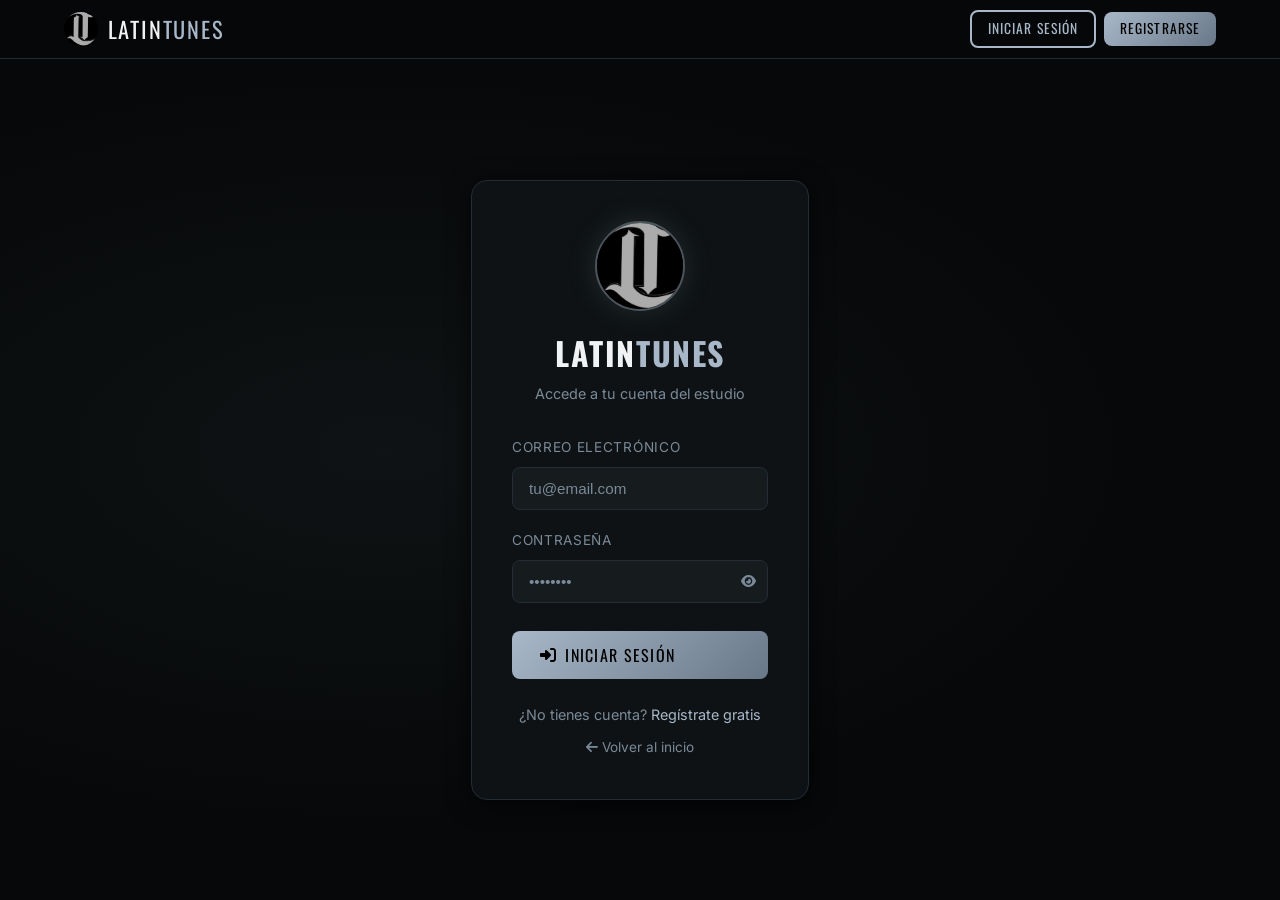
<file: frontend/pages/dashboard.html>
﻿<!DOCTYPE html>
<html lang="es">
<head>
  <meta charset="UTF-8" />
  <meta name="viewport" content="width=device-width, initial-scale=1.0" />
  <title>Mi Perfil — Atamasta</title>
  <link href="https://fonts.googleapis.com/css2?family=Oswald:wght@400;600;700&family=Inter:wght@400;500;600&display=swap" rel="stylesheet" />
  <link rel="stylesheet" href="https://cdnjs.cloudflare.com/ajax/libs/font-awesome/6.5.0/css/all.min.css" />
  <link rel="stylesheet" href="../css/main.css" />
</head>
<body>

<div id="toast-container" class="toast-container"></div>

<nav class="navbar scrolled">
  <div class="container">
    <a href="../index.html" class="nav-logo">LATIN<span>TUNES</span></a>
    <div class="nav-auth" id="nav-auth"></div>
  </div>
</nav>

<div class="dashboard-page">
  <div class="container" style="padding-top:2rem;">

    <div id="profile-card" class="fade-in" style="max-width:600px; margin:0 auto;">
      <div style="background:var(--bg2); border:1px solid var(--border); border-radius:var(--radius-lg); padding:2rem; text-align:center;">
        <div style="width:80px;height:80px;border-radius:50%;background:var(--gold);display:flex;align-items:center;justify-content:center;font-size:2rem;font-weight:700;color:#000;margin:0 auto 1rem;" id="user-avatar-big">A</div>
        <h2 id="user-display-name" style="font-size:1.8rem;"></h2>
        <p id="user-email" style="color:var(--text-muted); margin-top:0.25rem;"></p>
        <div id="user-role-badge" style="margin-top:0.75rem;"></div>
        <p id="user-since" style="color:var(--text-muted); font-size:0.85rem; margin-top:0.5rem;"></p>

        <div style="display:flex; gap:1rem; justify-content:center; margin-top:2rem; flex-wrap:wrap;">
          <a href="../index.html" class="btn btn-primary"><i class="fas fa-home"></i> Ir a Inicio</a>
          <button class="btn btn-secondary" onclick="handleLogout()"><i class="fas fa-sign-out-alt"></i> Cerrar sesión</button>
        </div>
      </div>

      <div style="background:var(--bg2); border:1px solid var(--border); border-radius:var(--radius-lg); padding:1.5rem; margin-top:1.5rem;">
        <h3 style="color:var(--gold); font-size:1rem; text-transform:uppercase; letter-spacing:0.1em; margin-bottom:1rem;">Tu Plan</h3>
        <div id="plan-info"></div>
      </div>
    </div>

  </div>
</div>

<script src="../js/api.js"></script>
<script src="../js/utils.js"></script>
<script>
document.addEventListener('DOMContentLoaded', async () => {
  const user = requireAuth('login.html');
  if (!user) return;

  updateNavAuth();

  document.getElementById('user-avatar-big').textContent = user.username[0].toUpperCase();
  document.getElementById('user-display-name').textContent = user.username;
  document.getElementById('user-email').textContent = user.email;
  document.getElementById('user-since').textContent = 'Miembro desde ' + formatDate(user.created_at);

  const badgeMap = { admin: 'badge-admin', premium: 'badge-premium', free: 'badge-free' };
  const labelMap = { admin: 'Administrador', premium: 'Premium', free: 'Gratuito' };
  document.getElementById('user-role-badge').innerHTML = `<span class="badge ${badgeMap[user.role]}">${labelMap[user.role]}</span>`;

  const planDiv = document.getElementById('plan-info');
  if (user.role === 'premium') {
    planDiv.innerHTML = `
      <div style="display:flex;align-items:center;gap:1rem;">
        <i class="fas fa-crown" style="color:var(--gold);font-size:1.5rem;"></i>
        <div>
          <div style="font-weight:600;">Plan Premium</div>
          <div style="color:var(--text-muted);font-size:0.85rem;">Acceso ilimitado a toda la discografía y contenido exclusivo.</div>
        </div>
      </div>`;
  } else if (user.role === 'admin') {
    planDiv.innerHTML = `
      <div style="display:flex;align-items:center;gap:1rem;">
        <i class="fas fa-shield-halved" style="color:var(--gold);font-size:1.5rem;"></i>
        <div>
          <div style="font-weight:600;">Administrador</div>
          <div style="color:var(--text-muted);font-size:0.85rem;">Acceso completo al panel de administración.</div>
        </div>
      </div>
      <div style="margin-top:1rem;">
        <a href="admin.html" class="btn btn-primary btn-sm"><i class="fas fa-cog"></i> Ir al panel de admin</a>
      </div>`;
  } else {
    planDiv.innerHTML = `
      <div style="display:flex;align-items:center;gap:1rem; margin-bottom:1rem;">
        <i class="fas fa-user" style="color:var(--text-muted);font-size:1.5rem;"></i>
        <div>
          <div style="font-weight:600;">Plan Gratuito</div>
          <div style="color:var(--text-muted);font-size:0.85rem;">Acceso a contenido gratuito. Actualiza a premium para más.</div>
        </div>
      </div>
      <div style="background:rgba(168,184,200,0.07);border:1px dashed rgba(168,184,200,0.3);border-radius:var(--radius);padding:1rem;">
        <p style="color:var(--text-muted);font-size:0.85rem;margin-bottom:0.75rem;">
          <i class="fas fa-crown" style="color:var(--gold);"></i> Actualiza a Premium para acceder a toda la discografía, álbumes exclusivos y más.
        </p>
        <a href="#contact" class="btn btn-primary btn-sm"><i class="fas fa-crown"></i> Quiero ser Premium</a>
      </div>`;
  }

  // Sync user from server
  try {
    const freshUser = await api.me();
    setUser(freshUser);
  } catch {}
});
</script>
</body>
</html>
</file>
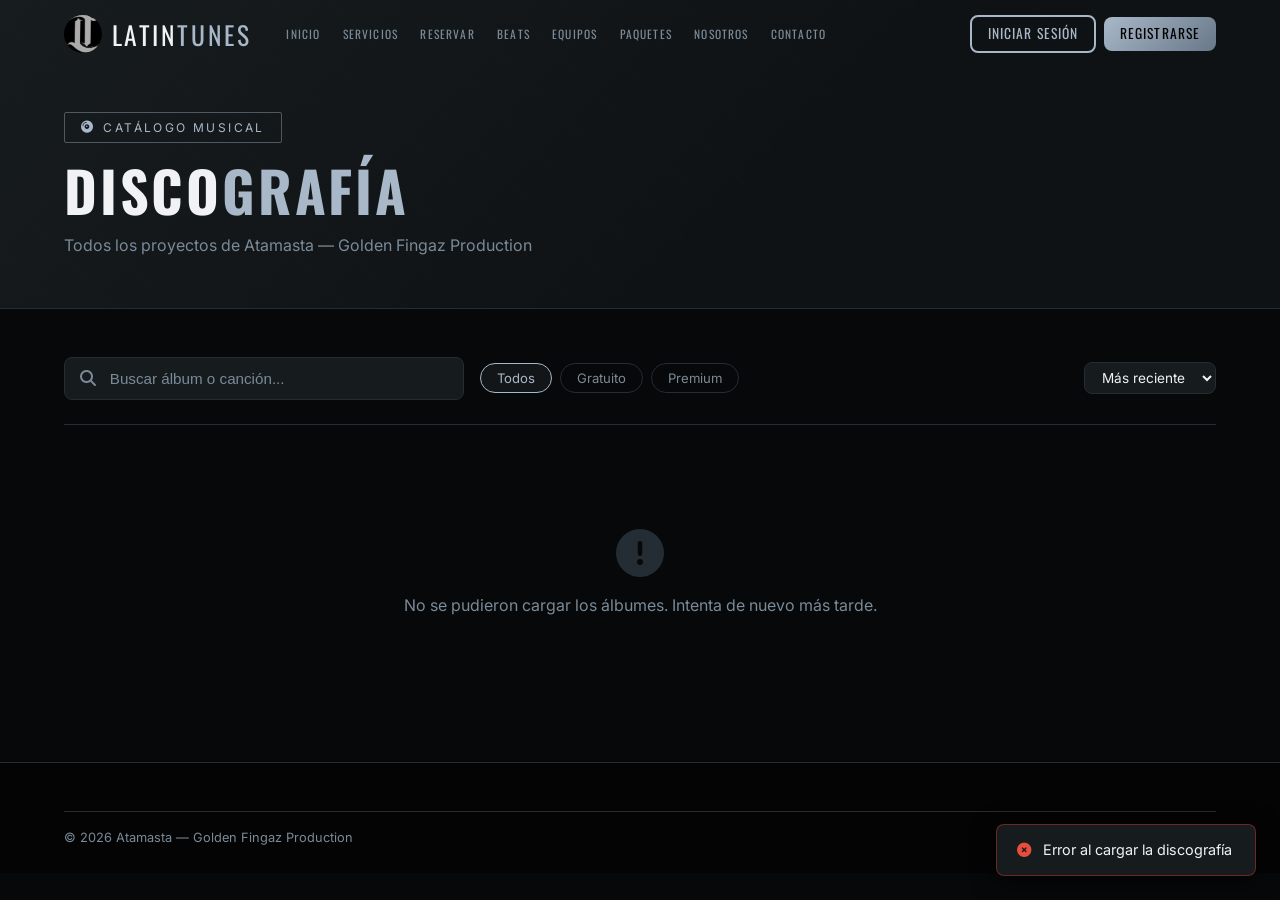
<file: frontend/pages/discography.html>
﻿<!DOCTYPE html>
<html lang="es">
<head>
  <meta charset="UTF-8" />
  <meta name="viewport" content="width=device-width, initial-scale=1.0" />
  <title>Discografía — LatinTunes</title>
  <meta name="description" content="Toda la discografía de Atamasta — Golden Fingaz Production. Álbumes, EPs y sencillos." />
  <link rel="preconnect" href="https://fonts.googleapis.com" />
  <link rel="preconnect" href="https://fonts.gstatic.com" crossorigin />
  <link href="https://fonts.googleapis.com/css2?family=Oswald:wght@400;600;700&family=Inter:wght@400;500;600&display=swap" rel="stylesheet" />
  <link rel="stylesheet" href="https://cdnjs.cloudflare.com/ajax/libs/font-awesome/6.5.0/css/all.min.css" />
  <link rel="stylesheet" href="../css/main.css" />
  <link rel="stylesheet" href="../css/pages.css" />
  <style>
    /* ── Discography page extras ── */
    .disc-section { padding: 3rem 0 5rem; }

    /* Full album card — larger than home preview */
    .disc-albums-grid {
      display: grid;
      grid-template-columns: repeat(auto-fill, minmax(320px, 1fr));
      gap: 2rem;
    }
    .disc-album-card {
      background: var(--bg2);
      border: 1px solid var(--border);
      border-radius: var(--radius-lg);
      overflow: hidden;
      transition: var(--transition);
      position: relative;
    }
    .disc-album-card:hover {
      border-color: var(--gold);
      box-shadow: var(--shadow-gold);
      transform: translateY(-6px);
    }

    /* Cover */
    .disc-cover-wrap {
      position: relative;
      padding-top: 100%;
      overflow: hidden;
    }
    .disc-cover-wrap img {
      position: absolute; inset: 0;
      width: 100%; height: 100%;
      object-fit: cover;
      transition: transform 0.5s ease;
    }
    .disc-album-card:hover .disc-cover-wrap img { transform: scale(1.05); }
    .disc-cover-overlay {
      position: absolute; inset: 0;
      background: linear-gradient(to top, rgba(0,0,0,0.88) 35%, transparent 70%);
      display: flex; align-items: flex-end; justify-content: flex-end;
      padding: 1rem;
      opacity: 0; transition: var(--transition);
    }
    .disc-album-card:hover .disc-cover-overlay { opacity: 1; }
    .disc-overlay-actions {
      display: flex; gap: 0.6rem;
    }
    .disc-overlay-btn {
      width: 44px; height: 44px; border-radius: 50%;
      border: none; cursor: pointer;
      display: flex; align-items: center; justify-content: center;
      font-size: 1rem;
      transition: var(--transition);
    }
    .disc-overlay-btn.primary {
      background: var(--gold); color: #000;
    }
    .disc-overlay-btn.primary:hover { background: var(--gold-light); transform: scale(1.1); }
    .disc-overlay-btn.secondary {
      background: rgba(255,255,255,0.15); color: #fff;
      backdrop-filter: blur(6px);
    }
    .disc-overlay-btn.secondary:hover { background: rgba(255,255,255,0.25); }

    /* Badge */
    .disc-premium-badge {
      position: absolute; top: 0.75rem; left: 0.75rem;
      padding: 0.25rem 0.65rem;
      background: linear-gradient(135deg, var(--gold), var(--gold-dark));
      color: #000; font-size: 0.68rem; font-weight: 700;
      border-radius: 20px; letter-spacing: 0.1em;
      text-transform: uppercase;
      display: flex; align-items: center; gap: 0.3rem;
    }

    /* Card body */
    .disc-card-body { padding: 1.4rem; }
    .disc-card-title {
      font-size: 1.3rem;
      text-transform: uppercase;
      margin-bottom: 0.3rem;
      white-space: nowrap; overflow: hidden; text-overflow: ellipsis;
    }
    .disc-card-meta {
      display: flex; align-items: center; gap: 1rem;
      margin-bottom: 0.75rem;
    }
    .disc-card-year { color: var(--gold); font-size: 0.9rem; font-weight: 600; }
    .disc-card-tracks { color: var(--text-muted); font-size: 0.82rem; }
    .disc-card-desc {
      color: var(--text-muted); font-size: 0.87rem;
      line-height: 1.6;
      margin-bottom: 1.1rem;
      display: -webkit-box;
      -webkit-line-clamp: 2;
      -webkit-box-orient: vertical;
      overflow: hidden;
    }
    .disc-card-actions {
      display: flex; gap: 0.6rem; flex-wrap: wrap;
    }
    .disc-card-actions .btn { flex: 1; min-width: 110px; justify-content: center; }
    .btn-spotify {
      background: #1DB954; color: #fff; border: none;
    }
    .btn-spotify:hover { background: #1ed760; color: #fff; transform: translateY(-2px); }

    /* Inline tracklist */
    .disc-tracklist {
      border-top: 1px solid var(--border);
      display: none;
    }
    .disc-tracklist.open { display: block; }
    .disc-tracklist-header {
      padding: 0.75rem 1.4rem;
      font-size: 0.72rem; color: var(--text-muted);
      text-transform: uppercase; letter-spacing: 0.1em;
      background: var(--bg3);
      display: grid;
      grid-template-columns: 2rem 1fr 3rem 1.5rem;
      gap: 0.75rem;
    }
    .disc-track-row {
      display: grid;
      grid-template-columns: 2rem 1fr 3rem 1.5rem;
      gap: 0.75rem;
      align-items: center;
      padding: 0.7rem 1.4rem;
      border-bottom: 1px solid var(--border);
      cursor: pointer;
      transition: background 0.2s;
    }
    .disc-track-row:last-child { border-bottom: none; }
    .disc-track-row:hover { background: rgba(168,184,200,0.06); }
    .disc-track-num { color: var(--text-muted); font-size: 0.82rem; text-align: center; }
    .disc-track-title { font-size: 0.9rem; white-space: nowrap; overflow: hidden; text-overflow: ellipsis; }
    .disc-track-dur { color: var(--text-muted); font-size: 0.82rem; text-align: right; }
    .disc-track-lock { color: var(--gold); font-size: 0.8rem; text-align: center; }

    /* Tracklist toggle btn */
    .btn-tracklist {
      background: var(--bg3);
      color: var(--text-muted);
      border: 1px solid var(--border);
    }
    .btn-tracklist:hover, .btn-tracklist.open {
      color: var(--gold);
      border-color: var(--gold);
      background: rgba(168,184,200,0.07);
    }

    /* Toolbar row */
    .disc-toolbar {
      display: flex; align-items: center; gap: 1rem;
      flex-wrap: wrap; margin-bottom: 2.5rem;
      padding-bottom: 1.5rem; border-bottom: 1px solid var(--border);
    }
    .disc-toolbar .search-wrap { flex: 1; min-width: 220px; max-width: 400px; }
    .filter-pills { display: flex; gap: 0.5rem; flex-wrap: wrap; }
    .sort-select {
      padding: 0.4rem 0.85rem;
      background: var(--bg3); border: 1px solid var(--border);
      color: var(--text); border-radius: var(--radius);
      font-size: 0.85rem; font-family: var(--font-body);
      cursor: pointer; outline: none; transition: var(--transition);
      margin-left: auto;
    }
    .sort-select:focus { border-color: var(--gold); }

    /* Search results section (song search) */
    #search-results {
      display: none;
      margin-bottom: 3rem;
    }
    #search-results.visible { display: block; }
    .search-results-section-title {
      font-size: 1rem; color: var(--gold);
      text-transform: uppercase; letter-spacing: 0.1em;
      margin-bottom: 1rem;
    }
    .song-results-list {
      background: var(--bg2);
      border: 1px solid var(--border);
      border-radius: var(--radius-lg);
      overflow: hidden;
    }
    .song-result-row {
      display: grid;
      grid-template-columns: 44px 1fr auto auto auto;
      align-items: center; gap: 1rem;
      padding: 0.85rem 1.25rem;
      border-bottom: 1px solid var(--border);
      cursor: pointer;
      transition: background 0.2s;
    }
    .song-result-row:last-child { border-bottom: none; }
    .song-result-row:hover { background: rgba(168,184,200,0.07); }
    .song-result-cover {
      width: 44px; height: 44px; border-radius: 6px;
      object-fit: cover; background: var(--bg3);
      flex-shrink: 0;
    }
    .song-result-info {}
    .song-result-title { font-size: 0.92rem; font-weight: 500; }
    .song-result-album { font-size: 0.78rem; color: var(--text-muted); margin-top: 0.15rem; }
    .song-result-dur { color: var(--text-muted); font-size: 0.82rem; white-space: nowrap; }
    .song-result-lock { color: var(--gold); font-size: 0.85rem; }
    .song-result-play {
      width: 32px; height: 32px; border-radius: 50%;
      background: var(--gold); color: #000; border: none;
      display: flex; align-items: center; justify-content: center;
      font-size: 0.75rem; cursor: pointer; transition: var(--transition);
      flex-shrink: 0;
    }
    .song-result-play:hover { background: var(--gold-light); transform: scale(1.1); }

    /* Empty / loading states */
    .disc-empty {
      grid-column: 1 / -1;
      text-align: center; padding: 4rem 1rem;
      color: var(--text-muted);
    }
    .disc-empty i { font-size: 3rem; color: var(--border); margin-bottom: 1rem; display: block; }
    .disc-spinner {
      grid-column: 1 / -1;
      display: flex; justify-content: center; padding: 4rem;
    }
    .disc-spinner .loader-ring { width: 48px; height: 48px; }

    @media (max-width: 768px) {
      .disc-albums-grid { grid-template-columns: 1fr; }
      .disc-toolbar { flex-direction: column; align-items: stretch; }
      .disc-toolbar .search-wrap { max-width: 100%; }
      .sort-select { margin-left: 0; }
      .song-result-row { grid-template-columns: 40px 1fr auto auto; }
      .song-result-lock { display: none; }
    }
  </style>
</head>
<body>

<!-- Loader -->
<div class="loader-overlay" id="page-loader">
  <div class="loader-ring"></div>
  <div class="loader-text">Cargando</div>
</div>

<!-- Toast container -->
<div id="toast-container" class="toast-container"></div>

<!-- ══ NAVBAR (injected by JS) ══════════════════════════════════════════════ -->

<!-- ══ PAGE HERO ════════════════════════════════════════════════════════════ -->
<header class="page-hero">
  <div class="container">
    <div class="page-hero-tag">
      <i class="fas fa-compact-disc"></i>
      Catálogo Musical
    </div>
    <h1>Disco<span>grafía</span></h1>
    <p>Todos los proyectos de Atamasta — Golden Fingaz Production</p>
  </div>
</header>

<!-- ══ DISCOGRAPHY SECTION ══════════════════════════════════════════════════ -->
<section class="disc-section">
  <div class="container">

    <!-- Toolbar -->
    <div class="disc-toolbar" id="toolbar">
      <!-- Search -->
      <div class="search-wrap" style="position:relative;">
        <i class="fas fa-search"></i>
        <input
          type="search"
          class="search-input"
          id="disc-search"
          placeholder="Buscar álbum o canción..."
          autocomplete="off"
          aria-label="Buscar álbum o canción"
        />
        <!-- Dropdown for inline song hints while typing -->
        <div class="search-results-dropdown" id="search-dropdown" role="listbox"></div>
      </div>

      <!-- Filter pills -->
      <div class="filter-pills" role="group" aria-label="Filtrar por tipo">
        <button class="filter-pill active" data-filter="all">Todos</button>
        <button class="filter-pill" data-filter="free">Gratuito</button>
        <button class="filter-pill" data-filter="premium">Premium</button>
      </div>

      <!-- Sort -->
      <select class="sort-select" id="sort-select" aria-label="Ordenar álbumes">
        <option value="newest">Más reciente</option>
        <option value="oldest">Más antiguo</option>
      </select>
    </div>

    <!-- Song search results (full list, shown below toolbar) -->
    <div id="search-results" aria-live="polite">
      <div class="search-results-section-title">
        <i class="fas fa-music"></i>
        Resultados de búsqueda
        <span id="search-count" style="color:var(--text-muted); font-weight:400; font-size:0.85rem; margin-left:0.5rem;"></span>
      </div>
      <div class="song-results-list" id="song-results-list"></div>
    </div>

    <!-- Albums grid -->
    <div class="disc-albums-grid" id="albums-container">
      <div class="disc-spinner">
        <div class="loader-ring"></div>
      </div>
    </div>

  </div>
</section>

<!-- ══ FOOTER ════════════════════════════════════════════════════════════════ -->
<footer class="footer">
  <div class="container">
    <div class="footer-bottom" style="padding-top:1rem; border-top:1px solid var(--border);">
      <span>© <span id="footer-year"></span> Atamasta — Golden Fingaz Production</span>
      <span style="color:var(--text-muted); font-size:0.75rem;">Todos los derechos reservados</span>
    </div>
  </div>
</footer>

<!-- ══ SCRIPTS ═══════════════════════════════════════════════════════════════ -->
<script src="../js/api.js"></script>
<script src="../js/utils.js"></script>
<script src="../js/navbar.js"></script>
<script>
/* ── State ───────────────────────────────────────────────────────────────── */
let allAlbums = [];
let activeFilter = 'all';
let activeSort   = 'newest';
let searchDebounceTimer = null;

/* ── Init ────────────────────────────────────────────────────────────────── */
document.addEventListener('DOMContentLoaded', async () => {
  initSharedNavbar('discography', true);
  initScrollReveal();
  document.getElementById('footer-year').textContent = new Date().getFullYear();

  await loadAlbums();
  bindToolbar();
  hideLoader();
});

/* ── Data fetching ───────────────────────────────────────────────────────── */
async function loadAlbums() {
  try {
    allAlbums = await api.getAlbums();
    renderGrid(allAlbums);
  } catch (err) {
    document.getElementById('albums-container').innerHTML = `
      <div class="disc-empty">
        <i class="fas fa-exclamation-circle"></i>
        <p>No se pudieron cargar los álbumes. Intenta de nuevo más tarde.</p>
      </div>`;
    toast('Error al cargar la discografía', 'error');
  }
}

/* ── Rendering ───────────────────────────────────────────────────────────── */
function renderGrid(albums) {
  const container = document.getElementById('albums-container');
  if (!albums || albums.length === 0) {
    container.innerHTML = `
      <div class="disc-empty">
        <i class="fas fa-compact-disc"></i>
        <p>No hay álbumes que coincidan con los filtros seleccionados.</p>
      </div>`;
    return;
  }

  container.innerHTML = albums.map(album => buildAlbumCard(album)).join('');

  // Bind tracklist toggle buttons after render
  container.querySelectorAll('.btn-tracklist').forEach(btn => {
    btn.addEventListener('click', (e) => {
      e.stopPropagation();
      const cardId = btn.dataset.albumId;
      const tracklist = document.getElementById(`tracklist-${cardId}`);
      if (!tracklist) return;
      const isOpen = tracklist.classList.toggle('open');
      btn.classList.toggle('open', isOpen);
      btn.innerHTML = isOpen
        ? '<i class="fas fa-chevron-up"></i> Ocultar'
        : '<i class="fas fa-list-ul"></i> Ver tracklist';
    });
  });
}

function buildAlbumCard(album) {
  const isPremium = album.is_premium;
  const coverUrl  = album.cover_url || `https://ui-avatars.com/api/?name=${encodeURIComponent(album.title)}&size=400&background=1a1a1a&color=a8b8c8&bold=true&format=svg`;
  const year      = album.year || (album.created_at ? new Date(album.created_at).getFullYear() : '');
  const songs     = album.songs || [];
  const trackCount = songs.length || album.track_count || 0;

  const spotifyBtn = album.spotify_url
    ? `<a href="${escHtml(album.spotify_url)}" target="_blank" rel="noopener noreferrer" class="btn btn-spotify btn-sm">
        <i class="fab fa-spotify"></i> Spotify
       </a>`
    : '';

  const premiumBadge = isPremium
    ? `<div class="disc-premium-badge"><i class="fas fa-crown"></i> Premium</div>`
    : '';

  const tracklistRows = songs.length > 0
    ? songs.map((song, i) => {
        const dur  = song.duration ? formatDuration(song.duration) : '—';
        const lock = song.is_premium
          ? `<i class="fas fa-lock disc-track-lock" title="Premium"></i>`
          : '';
        return `
          <div class="disc-track-row" data-song-id="${song.id}" data-album-id="${album.id}">
            <span class="disc-track-num">${i + 1}</span>
            <span class="disc-track-title">${escHtml(song.title)}</span>
            <span class="disc-track-dur">${dur}</span>
            <span class="disc-track-lock">${lock}</span>
          </div>`;
      }).join('')
    : `<div style="padding:1rem 1.4rem; color:var(--text-muted); font-size:0.85rem;">Sin canciones disponibles.</div>`;

  return `
    <article class="disc-album-card reveal" id="album-card-${album.id}">
      <div class="disc-cover-wrap">
        <img src="${escHtml(coverUrl)}" alt="Portada de ${escHtml(album.title)}" loading="lazy" />
        <div class="disc-cover-overlay">
          <div class="disc-overlay-actions">
            <button class="disc-overlay-btn primary" onclick="goToPlayer(${album.id})" title="Escuchar">
              <i class="fas fa-play"></i>
            </button>
            ${album.spotify_url ? `
            <a href="${escHtml(album.spotify_url)}" target="_blank" rel="noopener noreferrer"
               class="disc-overlay-btn secondary" title="Abrir en Spotify" onclick="event.stopPropagation()">
              <i class="fab fa-spotify"></i>
            </a>` : ''}
          </div>
        </div>
        ${premiumBadge}
      </div>

      <div class="disc-card-body">
        <h2 class="disc-card-title" title="${escHtml(album.title)}">${escHtml(album.title)}</h2>
        <div class="disc-card-meta">
          ${year ? `<span class="disc-card-year">${year}</span>` : ''}
          <span class="disc-card-tracks"><i class="fas fa-music" style="margin-right:0.3rem;font-size:0.75rem;"></i>${trackCount} ${trackCount === 1 ? 'canción' : 'canciones'}</span>
        </div>
        ${album.description ? `<p class="disc-card-desc">${escHtml(album.description)}</p>` : ''}

        <div class="disc-card-actions">
          <button class="btn btn-tracklist btn-sm" data-album-id="${album.id}">
            <i class="fas fa-list-ul"></i> Ver tracklist
          </button>
          <a href="music.html?album=${album.id}" class="btn btn-primary btn-sm">
            <i class="fas fa-headphones"></i> Escuchar
          </a>
          ${spotifyBtn}
        </div>
      </div>

      <!-- Inline tracklist -->
      <div class="disc-tracklist" id="tracklist-${album.id}">
        <div class="disc-tracklist-header">
          <span>#</span>
          <span>Título</span>
          <span style="text-align:right;">Dur.</span>
          <span></span>
        </div>
        ${tracklistRows}
      </div>
    </article>`;
}

/* ── Toolbar binding ────────────────────────────────────────────────────── */
function bindToolbar() {
  // Filter pills
  document.querySelectorAll('.filter-pill').forEach(pill => {
    pill.addEventListener('click', () => {
      document.querySelectorAll('.filter-pill').forEach(p => p.classList.remove('active'));
      pill.classList.add('active');
      activeFilter = pill.dataset.filter;
      applyFiltersAndSort();
    });
  });

  // Sort
  document.getElementById('sort-select').addEventListener('change', (e) => {
    activeSort = e.target.value;
    applyFiltersAndSort();
  });

  // Search input
  const searchInput = document.getElementById('disc-search');
  searchInput.addEventListener('input', () => {
    clearTimeout(searchDebounceTimer);
    const q = searchInput.value.trim();

    if (!q) {
      closeDropdown();
      hideSearchResults();
      return;
    }

    searchDebounceTimer = setTimeout(() => performSearch(q), 300);
  });

  // Close dropdown on outside click
  document.addEventListener('click', (e) => {
    if (!document.getElementById('disc-search').contains(e.target)) {
      closeDropdown();
    }
  });

  // Tracklist rows: click to go to player
  document.getElementById('albums-container').addEventListener('click', (e) => {
    const row = e.target.closest('.disc-track-row');
    if (row) {
      const albumId = row.dataset.albumId;
      const songId  = row.dataset.songId;
      if (albumId) window.location.href = `music.html?album=${albumId}${songId ? '&song=' + songId : ''}`;
    }
  });
}

/* ── Filter + Sort ───────────────────────────────────────────────────────── */
function applyFiltersAndSort() {
  let filtered = [...allAlbums];

  if (activeFilter === 'premium') {
    filtered = filtered.filter(a => a.is_premium);
  } else if (activeFilter === 'free') {
    filtered = filtered.filter(a => !a.is_premium);
  }

  filtered.sort((a, b) => {
    const ya = a.year || (a.created_at ? new Date(a.created_at).getFullYear() : 0);
    const yb = b.year || (b.created_at ? new Date(b.created_at).getFullYear() : 0);
    return activeSort === 'newest' ? yb - ya : ya - yb;
  });

  renderGrid(filtered);
  initScrollReveal();
}

/* ── Search ──────────────────────────────────────────────────────────────── */
async function performSearch(q) {
  // Show inline dropdown hints
  const dropdown = document.getElementById('search-dropdown');
  dropdown.innerHTML = '<div class="search-no-results"><i class="fas fa-spinner fa-spin"></i> Buscando...</div>';
  dropdown.classList.add('open');

  try {
    const results = await apiFetch('/api/albums/search?q=' + encodeURIComponent(q));
    renderDropdown(results, q);
    renderSongResults(results, q);
  } catch {
    dropdown.innerHTML = '<div class="search-no-results">Error al buscar. Intenta de nuevo.</div>';
    hideSearchResults();
  }
}

function renderDropdown(songs, q) {
  const dropdown = document.getElementById('search-dropdown');
  if (!songs || songs.length === 0) {
    dropdown.innerHTML = `<div class="search-no-results">Sin resultados para "${escHtml(q)}"</div>`;
    return;
  }

  const top = songs.slice(0, 6);
  dropdown.innerHTML = top.map(song => {
    const album = findAlbumForSong(song);
    const coverUrl = (album && album.cover_url) ? escHtml(album.cover_url) : '';
    const lock = song.is_premium ? '<i class="fas fa-lock search-result-lock" title="Premium"></i>' : '';
    return `
      <div class="search-result-item" role="option" data-album-id="${song.album_id || (album && album.id) || ''}" data-song-id="${song.id}">
        ${coverUrl
          ? `<img class="search-result-cover" src="${coverUrl}" alt="" loading="lazy" />`
          : `<div class="search-result-cover" style="display:flex;align-items:center;justify-content:center;"><i class="fas fa-music" style="color:var(--gold);font-size:0.9rem;"></i></div>`}
        <div style="flex:1;min-width:0;">
          <div class="search-result-title">${escHtml(song.title)}</div>
          <div class="search-result-album">${album ? escHtml(album.title) : (song.album_title ? escHtml(song.album_title) : '—')}</div>
        </div>
        ${song.duration ? `<span style="color:var(--text-muted);font-size:0.78rem;white-space:nowrap;">${formatDuration(song.duration)}</span>` : ''}
        ${lock}
      </div>`;
  }).join('');

  // Bind dropdown clicks
  dropdown.querySelectorAll('.search-result-item').forEach(item => {
    item.addEventListener('click', () => {
      const albumId = item.dataset.albumId;
      const songId  = item.dataset.songId;
      if (albumId) window.location.href = `music.html?album=${albumId}${songId ? '&song=' + songId : ''}`;
    });
  });
}

function renderSongResults(songs, q) {
  const section = document.getElementById('search-results');
  const list    = document.getElementById('song-results-list');

  if (!songs || songs.length === 0) {
    list.innerHTML = `<div style="padding:1.5rem;text-align:center;color:var(--text-muted);">
      <i class="fas fa-search" style="font-size:1.5rem;display:block;margin-bottom:0.5rem;opacity:0.4;"></i>
      Sin resultados para "${escHtml(q)}"
    </div>`;
    document.getElementById('search-count').textContent = '';
    section.classList.add('visible');
    return;
  }

  document.getElementById('search-count').textContent = `(${songs.length} ${songs.length === 1 ? 'canción' : 'canciones'})`;

  list.innerHTML = songs.map(song => {
    const album   = findAlbumForSong(song);
    const coverUrl = (album && album.cover_url) ? escHtml(album.cover_url) : '';
    const dur     = song.duration ? formatDuration(song.duration) : '—';
    const lock    = song.is_premium ? '<span class="song-result-lock"><i class="fas fa-lock" title="Premium"></i></span>' : '<span></span>';
    const albumTitle = album ? escHtml(album.title) : (song.album_title ? escHtml(song.album_title) : '—');
    const albumId = song.album_id || (album && album.id) || '';

    return `
      <div class="song-result-row" data-album-id="${albumId}" data-song-id="${song.id}">
        ${coverUrl
          ? `<img class="song-result-cover" src="${coverUrl}" alt="" loading="lazy" />`
          : `<div class="song-result-cover" style="display:flex;align-items:center;justify-content:center;background:var(--bg3);border-radius:6px;"><i class="fas fa-music" style="color:var(--gold);font-size:0.85rem;"></i></div>`}
        <div class="song-result-info">
          <div class="song-result-title">${escHtml(song.title)}</div>
          <div class="song-result-album">${albumTitle}</div>
        </div>
        <span class="song-result-dur">${dur}</span>
        ${lock}
        <button class="song-result-play" title="Ir al reproductor">
          <i class="fas fa-play"></i>
        </button>
      </div>`;
  }).join('');

  // Bind click anywhere on row (or play btn) → navigate to player
  list.querySelectorAll('.song-result-row').forEach(row => {
    row.addEventListener('click', () => {
      const albumId = row.dataset.albumId;
      const songId  = row.dataset.songId;
      if (albumId) window.location.href = `music.html?album=${albumId}${songId ? '&song=' + songId : ''}`;
    });
  });

  section.classList.add('visible');
}

function hideSearchResults() {
  document.getElementById('search-results').classList.remove('visible');
  document.getElementById('song-results-list').innerHTML = '';
  document.getElementById('search-count').textContent = '';
}

function closeDropdown() {
  document.getElementById('search-dropdown').classList.remove('open');
}

/* ── Helpers ─────────────────────────────────────────────────────────────── */
function goToPlayer(albumId) {
  window.location.href = `music.html?album=${albumId}`;
}

function findAlbumForSong(song) {
  if (!song.album_id) return null;
  return allAlbums.find(a => a.id === song.album_id) || null;
}

function escHtml(str) {
  if (str == null) return '';
  return String(str)
    .replace(/&/g, '&amp;')
    .replace(/</g, '&lt;')
    .replace(/>/g, '&gt;')
    .replace(/"/g, '&quot;')
    .replace(/'/g, '&#39;');
}
</script>
</body>
</html>
</file>
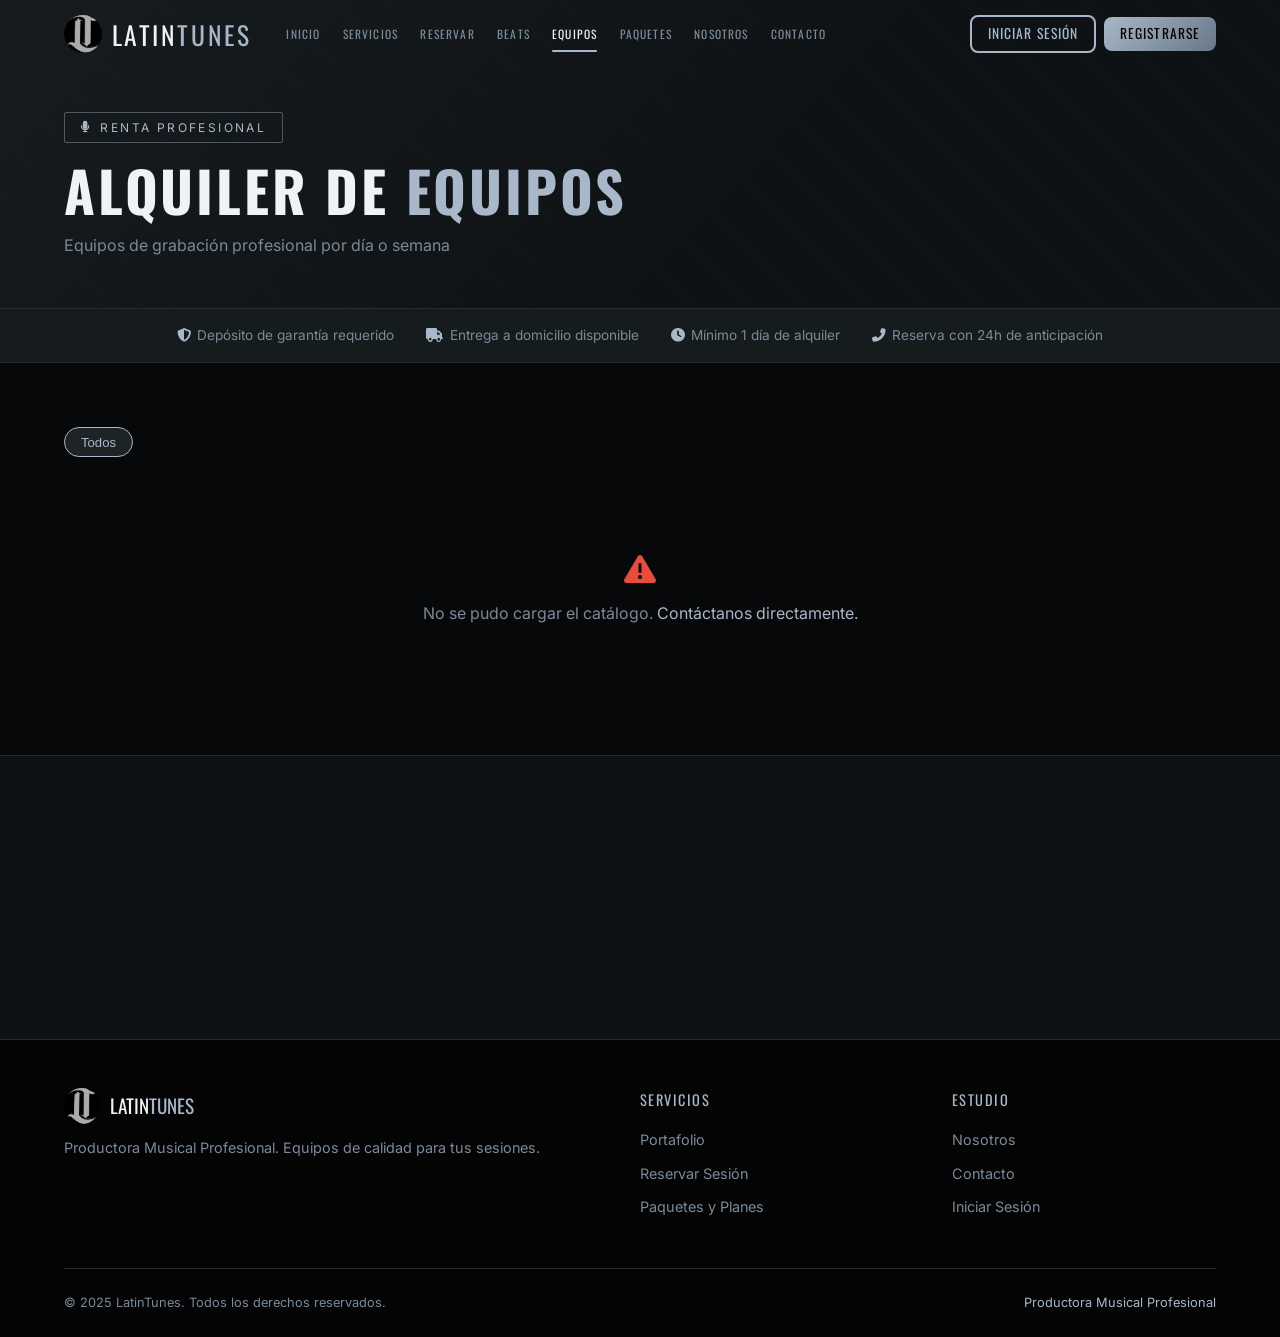
<file: frontend/pages/equipment.html>
<!DOCTYPE html>
<html lang="es">
<head>
  <meta charset="UTF-8" />
  <meta name="viewport" content="width=device-width, initial-scale=1.0" />
  <title>Alquiler de Equipos — LatinTunes</title>
  <meta name="description" content="Alquila equipos de grabación profesionales en LatinTunes: micrófonos, interfaces, monitores, auriculares y más. Tarifas por día y semana." />
  <link rel="preconnect" href="https://fonts.googleapis.com" />
  <link href="https://fonts.googleapis.com/css2?family=Oswald:wght@400;600;700&family=Inter:wght@400;500;600&display=swap" rel="stylesheet" />
  <link rel="stylesheet" href="https://cdnjs.cloudflare.com/ajax/libs/font-awesome/6.5.0/css/all.min.css" />
  <link rel="stylesheet" href="../css/main.css" />
  <link rel="stylesheet" href="../css/pages.css" />
  <style>
    .eq-filter-bar { display:flex; gap:0.75rem; flex-wrap:wrap; margin-bottom:2rem; }
    .eq-pill { background:var(--bg3); border:1px solid var(--border); color:var(--text-muted); padding:0.4rem 1rem; border-radius:20px; font-size:0.82rem; cursor:pointer; transition:var(--transition); }
    .eq-pill:hover, .eq-pill.active { background:rgba(168,184,200,0.15); border-color:var(--gold); color:var(--gold); }
    .eq-grid { display:grid; grid-template-columns:repeat(auto-fill,minmax(280px,1fr)); gap:1.5rem; }
    .eq-card { background:var(--bg2); border:1px solid var(--border); border-radius:var(--radius-lg); overflow:hidden; transition:var(--transition); }
    .eq-card:hover { border-color:var(--gold); transform:translateY(-3px); box-shadow:0 10px 30px rgba(0,0,0,0.4); }
    .eq-card-img { width:100%; height:160px; object-fit:cover; background:var(--bg3); display:flex; align-items:center; justify-content:center; font-size:3rem; color:var(--border); }
    .eq-card-body { padding:1.25rem; }
    .eq-category { font-size:0.72rem; text-transform:uppercase; letter-spacing:0.1em; color:var(--gold); margin-bottom:0.4rem; }
    .eq-name { font-family:var(--font-display); font-size:1.05rem; text-transform:uppercase; color:var(--text); margin-bottom:0.25rem; }
    .eq-brand { color:var(--text-muted); font-size:0.82rem; margin-bottom:0.75rem; }
    .eq-rates { display:flex; gap:1rem; margin-bottom:1rem; }
    .eq-rate { flex:1; background:var(--bg3); border:1px solid var(--border); border-radius:var(--radius); padding:0.5rem; text-align:center; }
    .eq-rate-label { font-size:0.7rem; color:var(--text-muted); text-transform:uppercase; letter-spacing:0.08em; }
    .eq-rate-value { font-family:var(--font-display); font-size:1rem; color:var(--gold); }
    .eq-avail { display:inline-flex; align-items:center; gap:0.4rem; font-size:0.78rem; margin-bottom:0.75rem; }
    .eq-avail.yes { color:#4caf50; }
    .eq-avail.no { color:var(--red-light); }
    .eq-empty { text-align:center; padding:4rem 2rem; color:var(--text-muted); grid-column:1/-1; }
    @media(max-width:768px){ .eq-grid{ grid-template-columns:1fr 1fr; } }
    @media(max-width:480px){ .eq-grid{ grid-template-columns:1fr; } }
  </style>
</head>
<body>

<div class="loader-overlay" id="page-loader">
  <div class="loader-ring"></div>
  <div class="loader-text">Equipos</div>
</div>
<div id="toast-container" class="toast-container"></div>

<section class="page-hero">
  <div class="container">
    <div class="page-hero-tag"><i class="fas fa-microphone"></i> Renta profesional</div>
    <h1>Alquiler de <span>Equipos</span></h1>
    <p>Equipos de grabación profesional por día o semana</p>
  </div>
</section>

<!-- ══ INFO BANNER ══════════════════════════════════════════════════════════ -->
<div style="background:var(--bg3);border-bottom:1px solid var(--border);padding:1rem 0;">
  <div class="container">
    <div style="display:flex;gap:2rem;flex-wrap:wrap;align-items:center;justify-content:center;font-size:0.85rem;color:var(--text-muted);">
      <span><i class="fas fa-shield-alt" style="color:var(--gold);margin-right:0.4rem;"></i>Depósito de garantía requerido</span>
      <span><i class="fas fa-truck" style="color:var(--gold);margin-right:0.4rem;"></i>Entrega a domicilio disponible</span>
      <span><i class="fas fa-clock" style="color:var(--gold);margin-right:0.4rem;"></i>Mínimo 1 día de alquiler</span>
      <span><i class="fas fa-phone-alt" style="color:var(--gold);margin-right:0.4rem;"></i>Reserva con 24h de anticipación</span>
    </div>
  </div>
</div>

<!-- ══ CATÁLOGO ══════════════════════════════════════════════════════════════ -->
<section style="padding:4rem 0;background:var(--bg);">
  <div class="container">

    <div class="eq-filter-bar" id="eq-filter-bar">
      <button class="eq-pill active" data-cat="">Todos</button>
    </div>

    <div class="eq-grid" id="eq-grid">
      <div class="eq-empty"><div class="loader-ring" style="margin:0 auto 1rem;"></div>Cargando equipos...</div>
    </div>
  </div>
</section>

<!-- ══ CTA ══════════════════════════════════════════════════════════════════ -->
<section style="padding:3.5rem 0;background:var(--bg2);border-top:1px solid var(--border);text-align:center;">
  <div class="container reveal">
    <h2 style="font-family:var(--font-display);font-size:clamp(1.4rem,3vw,2.2rem);text-transform:uppercase;margin-bottom:0.75rem;">
      ¿No encuentras el equipo que buscas?
    </h2>
    <p style="color:var(--text-muted);margin-bottom:1.75rem;max-width:480px;margin-left:auto;margin-right:auto;">Escríbenos y buscamos la solución para tu proyecto.</p>
    <a href="contact.html" class="btn btn-primary"><i class="fas fa-envelope"></i> Contáctanos</a>
  </div>
</section>

<footer class="footer">
  <div class="container">
    <div class="footer-grid">
      <div class="footer-brand">
        <div class="nav-logo-wrap" style="margin-bottom:0.75rem;">
          <img src="../img/LatinTunes.jpeg" alt="LatinTunes" style="width:36px;height:36px;border-radius:50%;object-fit:cover;" />
          <span style="font-family:var(--font-display);font-size:1.2rem;">LATIN<span style="color:var(--gold);">TUNES</span></span>
        </div>
        <p>Productora Musical Profesional. Equipos de calidad para tus sesiones.</p>
      </div>
      <div>
        <div class="footer-title">Servicios</div>
        <ul class="footer-links">
          <li><a href="services.html">Portafolio</a></li>
          <li><a href="booking.html">Reservar Sesión</a></li>
          <li><a href="packages.html">Paquetes y Planes</a></li>
        </ul>
      </div>
      <div>
        <div class="footer-title">Estudio</div>
        <ul class="footer-links">
          <li><a href="about.html">Nosotros</a></li>
          <li><a href="contact.html">Contacto</a></li>
          <li><a href="login.html">Iniciar Sesión</a></li>
        </ul>
      </div>
    </div>
    <div class="footer-bottom">
      <span>&copy; 2025 LatinTunes. Todos los derechos reservados.</span>
      <span style="color:var(--gold);">Productora Musical Profesional</span>
    </div>
  </div>
</footer>

<script src="../js/api.js"></script>
<script src="../js/utils.js"></script>
<script src="../js/navbar.js"></script>
<script>
const CAT_ICONS = {
  'Micrófonos':'fa-microphone-alt','Interfaces de Audio':'fa-plug','Monitores':'fa-volume-up',
  'Auriculares':'fa-headphones','Controladores MIDI':'fa-keyboard','Instrumentos':'fa-guitar',
  'Procesadores / Outboard':'fa-sliders-h','Cables y Accesorios':'fa-plug','Iluminación':'fa-lightbulb','Cámaras / Video':'fa-video'
};
let allEq = [];
let activeFilter = '';

function fmtCOP(v){ return v > 0 ? '$' + v.toLocaleString('es-CO') : 'Consultar'; }

function renderEq(list){
  const grid = document.getElementById('eq-grid');
  if (!list.length){
    grid.innerHTML = '<div class="eq-empty"><i class="fas fa-search" style="font-size:2.5rem;margin-bottom:1rem;display:block;"></i>Sin equipos en esta categoría.</div>';
    return;
  }
  grid.innerHTML = list.map(eq => `
    <div class="eq-card">
      <div class="eq-card-img">
        ${eq.image_url
          ? `<img src="${eq.image_url}" alt="${eq.name}" style="width:100%;height:100%;object-fit:cover;" onerror="this.onerror=null;this.style.display='none';this.nextElementSibling.style.display='flex';" /><div style="display:none;width:100%;height:100%;align-items:center;justify-content:center;font-size:3rem;color:var(--border);"><i class="fas ${CAT_ICONS[eq.category]||'fa-music'}"></i></div>`
          : `<i class="fas ${CAT_ICONS[eq.category]||'fa-music'}"></i>`
        }
      </div>
      <div class="eq-card-body">
        <div class="eq-category">${eq.category || 'Equipo'}</div>
        <div class="eq-name">${eq.name}</div>
        ${eq.brand ? `<div class="eq-brand"><i class="fas fa-tag" style="margin-right:0.3rem;"></i>${eq.brand}</div>` : ''}
        <div class="eq-avail ${eq.is_available && eq.quantity_available > 0 ? 'yes' : 'no'}">
          <i class="fas fa-circle" style="font-size:0.5rem;"></i>
          ${eq.is_available && eq.quantity_available > 0 ? `Disponible (${eq.quantity_available} uds)` : 'No disponible'}
        </div>
        <div class="eq-rates">
          <div class="eq-rate"><div class="eq-rate-label">Por día</div><div class="eq-rate-value">${fmtCOP(eq.daily_rate)}</div></div>
          <div class="eq-rate"><div class="eq-rate-label">Por semana</div><div class="eq-rate-value">${fmtCOP(eq.weekly_rate)}</div></div>
        </div>
        <a href="booking.html?service=equipment_rental" class="btn btn-primary" style="width:100%;font-size:0.85rem;">
          <i class="fas fa-calendar-check"></i> Solicitar alquiler
        </a>
      </div>
    </div>
  `).join('');
}

function filterEq(cat){
  activeFilter = cat;
  document.querySelectorAll('.eq-pill').forEach(p => p.classList.toggle('active', p.dataset.cat === cat));
  renderEq(cat ? allEq.filter(e => e.category === cat) : allEq);
}

document.addEventListener('DOMContentLoaded', async () => {
  initSharedNavbar('equipment', true);
  hideLoader();

  try {
    const [cats, eq] = await Promise.all([api.getEquipmentCategories(), api.getEquipment()]);
    allEq = eq;

    // Build category pills
    const bar = document.getElementById('eq-filter-bar');
    const used = [...new Set(eq.map(e => e.category).filter(Boolean))];
    used.forEach(cat => {
      const btn = document.createElement('button');
      btn.className = 'eq-pill';
      btn.dataset.cat = cat;
      btn.textContent = cat;
      btn.onclick = () => filterEq(cat);
      bar.appendChild(btn);
    });
    bar.querySelector('[data-cat=""]').onclick = () => filterEq('');

    renderEq(allEq);
  } catch (err) {
    document.getElementById('eq-grid').innerHTML =
      '<div class="eq-empty"><i class="fas fa-exclamation-triangle" style="font-size:2rem;margin-bottom:1rem;display:block;color:var(--red-light);"></i>No se pudo cargar el catálogo. <a href="contact.html">Contáctanos directamente.</a></div>';
  }
});
</script>
</body>
</html>
</file>
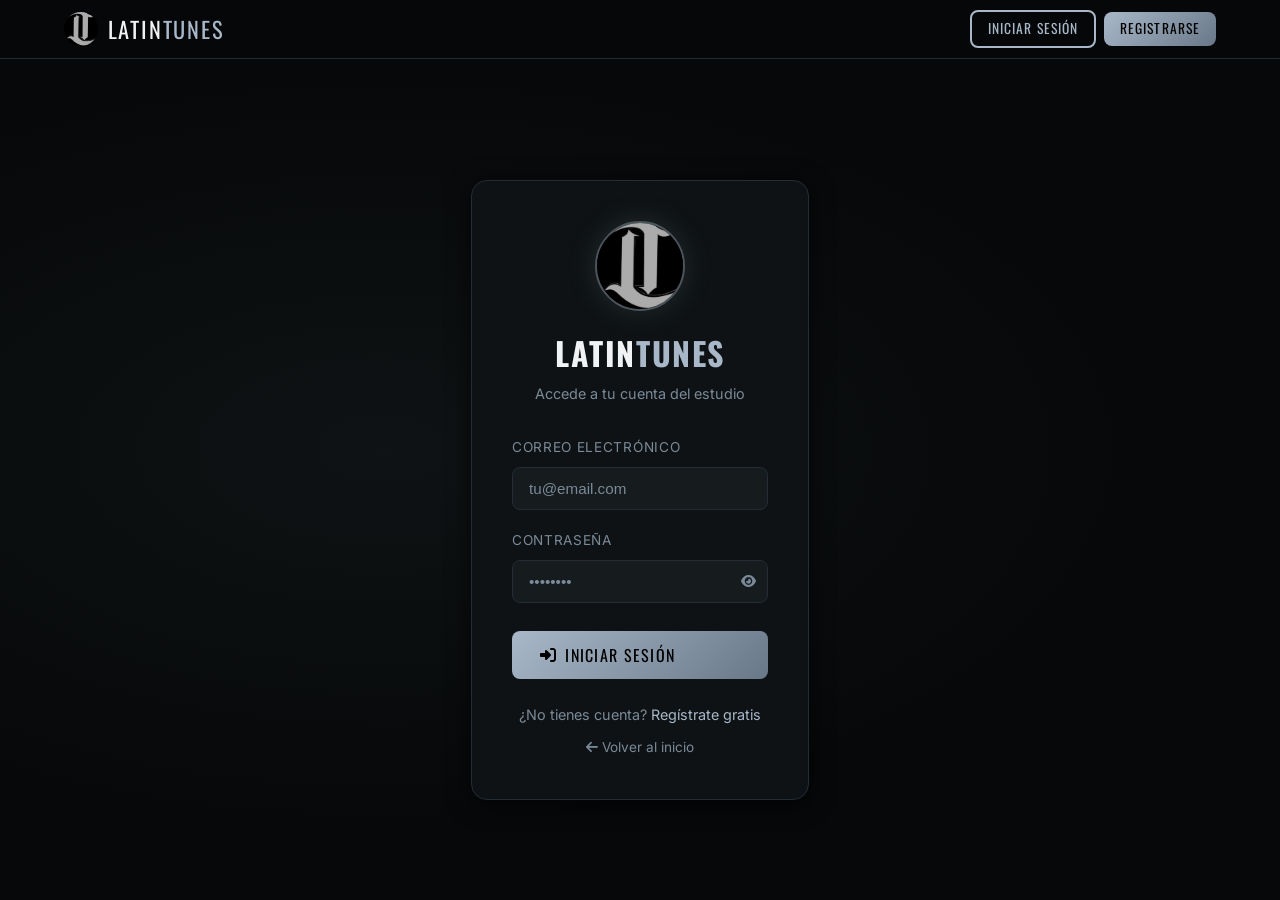
<file: frontend/pages/login.html>
<!DOCTYPE html>
<html lang="es">
<head>
  <meta charset="UTF-8" />
  <meta name="viewport" content="width=device-width, initial-scale=1.0" />
  <title>Iniciar sesión — LatinTunes</title>
  <link href="https://fonts.googleapis.com/css2?family=Oswald:wght@400;600;700&family=Inter:wght@400;500;600&display=swap" rel="stylesheet" />
  <link rel="stylesheet" href="https://cdnjs.cloudflare.com/ajax/libs/font-awesome/6.5.0/css/all.min.css" />
  <link rel="stylesheet" href="../css/main.css" />
</head>
<body>

<div id="toast-container" class="toast-container"></div>

<nav class="navbar scrolled" id="navbar">
  <div class="container">
    <a href="../index.html" class="nav-logo-wrap">
      <img src="../img/LatinTunes.jpeg" alt="LatinTunes" style="width:34px;height:34px;border-radius:50%;display:block;flex-shrink:0;object-fit:cover;" />
      <span class="nav-logo-text">LATIN<span>TUNES</span></span>
    </a>
    <div class="nav-auth" id="nav-auth"></div>
  </div>
</nav>

<div class="auth-page">
  <div class="container">
    <div class="auth-card fade-in">
      <div class="auth-logo">
        <img src="../img/LatinTunes.jpeg" alt="LatinTunes"
          style="width:90px;height:90px;border-radius:50%;margin:0 auto 1rem;display:block;object-fit:cover;
                 border:2px solid rgba(168,184,200,0.4);box-shadow:0 0 30px rgba(168,184,200,0.15);" />
        <h1>LATIN<span>TUNES</span></h1>
        <p>Accede a tu cuenta del estudio</p>
      </div>

      <div id="auth-alert"></div>

      <form id="login-form" novalidate>
        <div class="form-group">
          <label class="form-label">Correo electrónico</label>
          <input type="email" class="form-input" id="email" placeholder="tu@email.com" required autocomplete="email" />
        </div>
        <div class="form-group">
          <label class="form-label">Contraseña</label>
          <div style="position:relative;">
            <input type="password" class="form-input" id="password" placeholder="••••••••" required autocomplete="current-password" style="padding-right:3rem;" />
            <button type="button" id="toggle-pass" style="position:absolute;right:0.75rem;top:50%;transform:translateY(-50%);background:none;border:none;color:var(--text-muted);cursor:pointer;">
              <i class="fas fa-eye"></i>
            </button>
          </div>
        </div>

        <button type="submit" class="btn btn-primary" style="width:100%; margin-top:0.5rem;" id="submit-btn">
          <i class="fas fa-sign-in-alt"></i> Iniciar sesión
        </button>
      </form>

      <p style="text-align:center; margin-top:1.5rem; color:var(--text-muted); font-size:0.9rem;">
        ¿No tienes cuenta? <a href="register.html">Regístrate gratis</a>
      </p>
      <p style="text-align:center; margin-top:0.5rem;">
        <a href="../index.html" style="color:var(--text-muted); font-size:0.85rem;">
          <i class="fas fa-arrow-left"></i> Volver al inicio
        </a>
      </p>
    </div>
  </div>
</div>

<script src="../js/api.js"></script>
<script src="../js/utils.js"></script>
<script>
document.addEventListener('DOMContentLoaded', () => {
  updateNavAuth();

  const user = getUser();
  if (user) { window.location.href = user.role === 'admin' ? 'admin.html' : '../index.html'; return; }

  const form = document.getElementById('login-form');
  const alertEl = document.getElementById('auth-alert');
  const btn = document.getElementById('submit-btn');

  document.getElementById('toggle-pass').addEventListener('click', () => {
    const inp = document.getElementById('password');
    const icon = document.querySelector('#toggle-pass i');
    if (inp.type === 'password') { inp.type = 'text'; icon.className = 'fas fa-eye-slash'; }
    else { inp.type = 'password'; icon.className = 'fas fa-eye'; }
  });

  form.addEventListener('submit', async e => {
    e.preventDefault();
    alertEl.innerHTML = '';
    const email = document.getElementById('email').value.trim();
    const password = document.getElementById('password').value;

    if (!email || !password) {
      alertEl.innerHTML = '<div class="alert alert-error">Completa todos los campos.</div>';
      return;
    }

    btn.disabled = true;
    btn.innerHTML = '<i class="fas fa-spinner fa-spin"></i> Ingresando...';

    try {
      const res = await api.login({ email, password });
      setToken(res.access_token);
      setUser(res.user);
      toast('Bienvenido, ' + res.user.username + '!', 'success');
      setTimeout(() => {
        window.location.href = res.user.role === 'admin' ? 'admin.html' : '../index.html';
      }, 800);
    } catch (err) {
      alertEl.innerHTML = `<div class="alert alert-error"><i class="fas fa-times-circle"></i> ${err.message}</div>`;
      btn.disabled = false;
      btn.innerHTML = '<i class="fas fa-sign-in-alt"></i> Iniciar sesión';
    }
  });
});
</script>
</body>
</html>
</file>
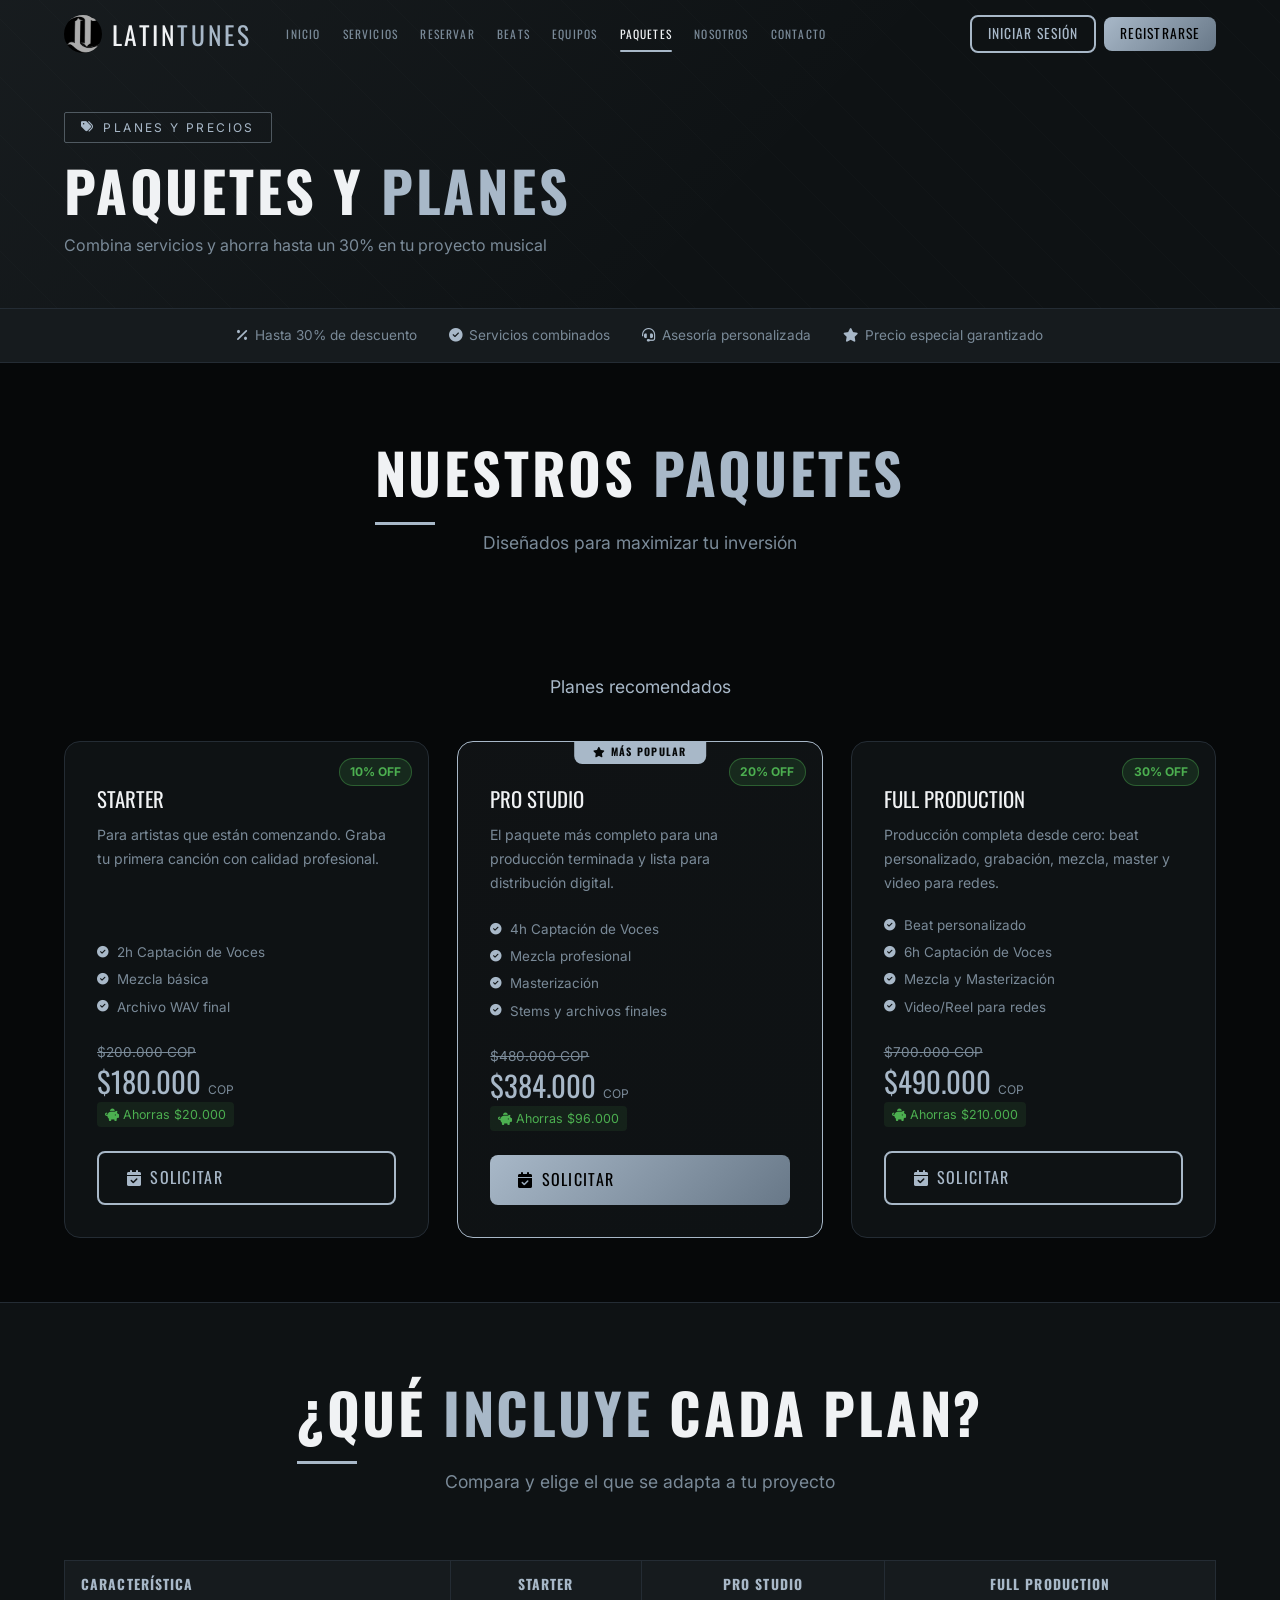
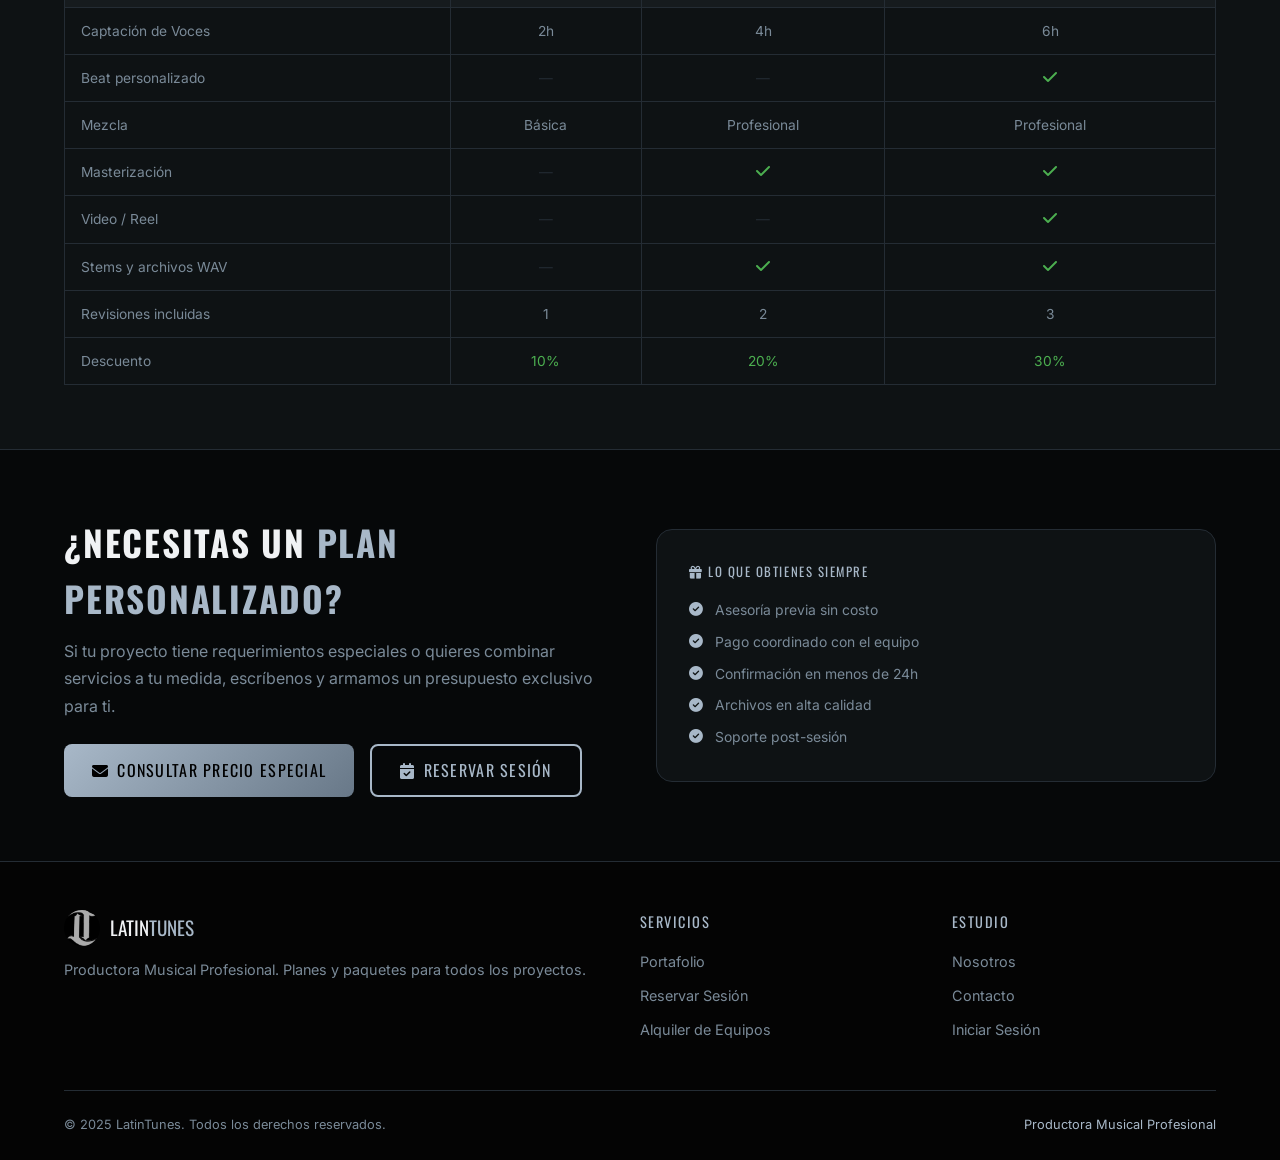
<file: frontend/pages/packages.html>
<!DOCTYPE html>
<html lang="es">
<head>
  <meta charset="UTF-8" />
  <meta name="viewport" content="width=device-width, initial-scale=1.0" />
  <title>Paquetes y Planes — LatinTunes</title>
  <meta name="description" content="Paquetes combinados de LatinTunes con hasta 30% de descuento: grabación + mezcla + masterización y más. Elige el plan ideal para tu proyecto." />
  <link rel="preconnect" href="https://fonts.googleapis.com" />
  <link href="https://fonts.googleapis.com/css2?family=Oswald:wght@400;600;700&family=Inter:wght@400;500;600&display=swap" rel="stylesheet" />
  <link rel="stylesheet" href="https://cdnjs.cloudflare.com/ajax/libs/font-awesome/6.5.0/css/all.min.css" />
  <link rel="stylesheet" href="../css/main.css" />
  <link rel="stylesheet" href="../css/pages.css" />
  <style>
    .pkg-grid {
      display: grid;
      grid-template-columns: repeat(auto-fill, minmax(300px, 1fr));
      gap: 1.75rem;
    }
    .pkg-card {
      background: var(--bg2);
      border: 1px solid var(--border);
      border-radius: var(--radius-lg);
      padding: 2rem;
      display: flex;
      flex-direction: column;
      position: relative;
      transition: var(--transition);
    }
    .pkg-card:hover { border-color: var(--gold); transform: translateY(-4px); box-shadow: 0 12px 40px rgba(0,0,0,0.4); }
    .pkg-card.featured {
      border-color: var(--gold);
      background: linear-gradient(135deg, rgba(168,184,200,0.06) 0%, var(--bg2) 100%);
    }
    .pkg-featured-badge {
      position: absolute; top: -1px; left: 50%; transform: translateX(-50%);
      background: var(--gold); color: var(--bg);
      font-family: var(--font-display); font-size: 0.65rem; font-weight: 700;
      padding: 0.2rem 1.2rem; border-radius: 0 0 8px 8px;
      text-transform: uppercase; letter-spacing: 0.12em;
      white-space: nowrap;
    }
    .pkg-discount-badge {
      position: absolute; top: 1rem; right: 1rem;
      background: rgba(76,175,80,0.15); border: 1px solid rgba(76,175,80,0.4);
      color: #4caf50; font-size: 0.75rem; font-weight: 700;
      padding: 0.2rem 0.65rem; border-radius: 20px;
    }
    .pkg-name {
      font-family: var(--font-display); font-size: 1.3rem;
      text-transform: uppercase; color: var(--text);
      margin-bottom: 0.5rem; margin-top: 0.5rem;
    }
    .pkg-desc { color: var(--text-muted); font-size: 0.88rem; line-height: 1.7; margin-bottom: 1.25rem; flex: 1; }
    .pkg-services {
      list-style: none; margin-bottom: 1.5rem;
      display: flex; flex-direction: column; gap: 0.35rem;
    }
    .pkg-services li {
      display: flex; align-items: center; gap: 0.5rem;
      color: var(--text-muted); font-size: 0.84rem;
    }
    .pkg-services li i { color: var(--gold); font-size: 0.72rem; flex-shrink: 0; }
    .pkg-pricing { margin-bottom: 1.5rem; }
    .pkg-original { color: var(--text-muted); font-size: 0.85rem; text-decoration: line-through; margin-bottom: 0.2rem; }
    .pkg-price {
      font-family: var(--font-display); font-size: 1.8rem;
      color: var(--gold); line-height: 1;
    }
    .pkg-price span { font-family: var(--font-body); font-size: 0.75rem; color: var(--text-muted); font-weight: 400; }
    .pkg-savings {
      display: inline-block; margin-top: 0.4rem;
      background: rgba(76,175,80,0.1); color: #4caf50;
      font-size: 0.78rem; padding: 0.15rem 0.5rem; border-radius: 4px;
    }
    .pkg-empty { text-align: center; padding: 4rem 2rem; color: var(--text-muted); grid-column: 1/-1; }
    .compare-table { width: 100%; border-collapse: collapse; margin-top: 2rem; }
    .compare-table th, .compare-table td {
      padding: 0.75rem 1rem; text-align: center;
      border: 1px solid var(--border); font-size: 0.86rem;
    }
    .compare-table th {
      background: var(--bg3); color: var(--gold);
      font-family: var(--font-display); text-transform: uppercase; letter-spacing: 0.08em;
    }
    .compare-table td:first-child { text-align: left; color: var(--text-muted); }
    .compare-table td { color: var(--text-muted); }
    .compare-table .check { color: #4caf50; font-size: 1rem; }
    .compare-table .dash { color: var(--border); }
    .compare-table tr:hover td { background: rgba(168,184,200,0.03); }
    @media (max-width: 768px) { .pkg-grid { grid-template-columns: 1fr; } }
  </style>
</head>
<body>

<div class="loader-overlay" id="page-loader">
  <div class="loader-ring"></div>
  <div class="loader-text">Paquetes</div>
</div>
<div id="toast-container" class="toast-container"></div>

<section class="page-hero">
  <div class="container">
    <div class="page-hero-tag"><i class="fas fa-tags"></i> Planes y precios</div>
    <h1>Paquetes y <span>Planes</span></h1>
    <p>Combina servicios y ahorra hasta un 30% en tu proyecto musical</p>
  </div>
</section>

<!-- ══ VENTAJAS ══════════════════════════════════════════════════════════════ -->
<div style="background:var(--bg3);border-bottom:1px solid var(--border);padding:1rem 0;">
  <div class="container">
    <div style="display:flex;gap:2rem;flex-wrap:wrap;align-items:center;justify-content:center;font-size:0.85rem;color:var(--text-muted);">
      <span><i class="fas fa-percentage" style="color:var(--gold);margin-right:0.4rem;"></i>Hasta 30% de descuento</span>
      <span><i class="fas fa-check-circle" style="color:var(--gold);margin-right:0.4rem;"></i>Servicios combinados</span>
      <span><i class="fas fa-headset" style="color:var(--gold);margin-right:0.4rem;"></i>Asesoría personalizada</span>
      <span><i class="fas fa-star" style="color:var(--gold);margin-right:0.4rem;"></i>Precio especial garantizado</span>
    </div>
  </div>
</div>

<!-- ══ PAQUETES DINÁMICOS ════════════════════════════════════════════════════ -->
<section style="padding:4rem 0;background:var(--bg);">
  <div class="container">
    <div class="section-header reveal" style="margin-bottom:2.5rem;">
      <h2 class="section-title">Nuestros <span>Paquetes</span></h2>
      <p class="section-subtitle">Diseñados para maximizar tu inversión</p>
    </div>
    <div class="pkg-grid" id="pkg-grid">
      <div class="pkg-empty"><div class="loader-ring" style="margin:0 auto 1rem;"></div>Cargando paquetes...</div>
    </div>
  </div>
</section>

<!-- ══ PAQUETES ESTÁTICOS (fallback) ════════════════════════════════════════ -->
<section id="static-packages" style="padding:0 0 4rem;background:var(--bg);display:none;">
  <div class="container">
    <div class="section-header reveal" style="margin-bottom:2.5rem;">
      <p class="section-subtitle" style="color:var(--gold);">Planes recomendados</p>
    </div>
    <div class="pkg-grid">

      <!-- Starter -->
      <div class="pkg-card reveal">
        <div class="pkg-discount-badge">10% OFF</div>
        <div class="pkg-name">Starter</div>
        <div class="pkg-desc">Para artistas que están comenzando. Graba tu primera canción con calidad profesional.</div>
        <ul class="pkg-services">
          <li><i class="fas fa-check-circle"></i> 2h Captación de Voces</li>
          <li><i class="fas fa-check-circle"></i> Mezcla básica</li>
          <li><i class="fas fa-check-circle"></i> Archivo WAV final</li>
        </ul>
        <div class="pkg-pricing">
          <div class="pkg-original">$200.000 COP</div>
          <div class="pkg-price">$180.000 <span>COP</span></div>
          <div class="pkg-savings"><i class="fas fa-piggy-bank"></i> Ahorras $20.000</div>
        </div>
        <a href="booking.html?service=vocal_recording" class="btn btn-secondary" style="width:100%;">
          <i class="fas fa-calendar-check"></i> Solicitar
        </a>
      </div>

      <!-- Pro -->
      <div class="pkg-card featured reveal">
        <div class="pkg-featured-badge"><i class="fas fa-star"></i> Más popular</div>
        <div class="pkg-discount-badge">20% OFF</div>
        <div class="pkg-name">Pro Studio</div>
        <div class="pkg-desc">El paquete más completo para una producción terminada y lista para distribución digital.</div>
        <ul class="pkg-services">
          <li><i class="fas fa-check-circle"></i> 4h Captación de Voces</li>
          <li><i class="fas fa-check-circle"></i> Mezcla profesional</li>
          <li><i class="fas fa-check-circle"></i> Masterización</li>
          <li><i class="fas fa-check-circle"></i> Stems y archivos finales</li>
        </ul>
        <div class="pkg-pricing">
          <div class="pkg-original">$480.000 COP</div>
          <div class="pkg-price">$384.000 <span>COP</span></div>
          <div class="pkg-savings"><i class="fas fa-piggy-bank"></i> Ahorras $96.000</div>
        </div>
        <a href="booking.html?service=vocal_recording" class="btn btn-primary" style="width:100%;">
          <i class="fas fa-calendar-check"></i> Solicitar
        </a>
      </div>

      <!-- Full Production -->
      <div class="pkg-card reveal">
        <div class="pkg-discount-badge">30% OFF</div>
        <div class="pkg-name">Full Production</div>
        <div class="pkg-desc">Producción completa desde cero: beat personalizado, grabación, mezcla, master y video para redes.</div>
        <ul class="pkg-services">
          <li><i class="fas fa-check-circle"></i> Beat personalizado</li>
          <li><i class="fas fa-check-circle"></i> 6h Captación de Voces</li>
          <li><i class="fas fa-check-circle"></i> Mezcla y Masterización</li>
          <li><i class="fas fa-check-circle"></i> Video/Reel para redes</li>
        </ul>
        <div class="pkg-pricing">
          <div class="pkg-original">$700.000 COP</div>
          <div class="pkg-price">$490.000 <span>COP</span></div>
          <div class="pkg-savings"><i class="fas fa-piggy-bank"></i> Ahorras $210.000</div>
        </div>
        <a href="booking.html?service=vocal_recording" class="btn btn-secondary" style="width:100%;">
          <i class="fas fa-calendar-check"></i> Solicitar
        </a>
      </div>

    </div>
  </div>
</section>

<!-- ══ TABLA COMPARATIVA ══════════════════════════════════════════════════════ -->
<section style="padding:4rem 0;background:var(--bg2);border-top:1px solid var(--border);">
  <div class="container">
    <div class="section-header reveal" style="margin-bottom:2rem;">
      <h2 class="section-title">¿Qué <span>incluye</span> cada plan?</h2>
      <p class="section-subtitle">Compara y elige el que se adapta a tu proyecto</p>
    </div>
    <div style="overflow-x:auto;">
      <table class="compare-table reveal">
        <thead>
          <tr>
            <th style="text-align:left;">Característica</th>
            <th>Starter</th>
            <th>Pro Studio</th>
            <th>Full Production</th>
          </tr>
        </thead>
        <tbody>
          <tr><td>Captación de Voces</td><td>2h</td><td>4h</td><td>6h</td></tr>
          <tr><td>Beat personalizado</td><td class="dash">—</td><td class="dash">—</td><td><i class="fas fa-check check"></i></td></tr>
          <tr><td>Mezcla</td><td>Básica</td><td>Profesional</td><td>Profesional</td></tr>
          <tr><td>Masterización</td><td class="dash">—</td><td><i class="fas fa-check check"></i></td><td><i class="fas fa-check check"></i></td></tr>
          <tr><td>Video / Reel</td><td class="dash">—</td><td class="dash">—</td><td><i class="fas fa-check check"></i></td></tr>
          <tr><td>Stems y archivos WAV</td><td class="dash">—</td><td><i class="fas fa-check check"></i></td><td><i class="fas fa-check check"></i></td></tr>
          <tr><td>Revisiones incluidas</td><td>1</td><td>2</td><td>3</td></tr>
          <tr><td>Descuento</td><td style="color:#4caf50;">10%</td><td style="color:#4caf50;">20%</td><td style="color:#4caf50;">30%</td></tr>
        </tbody>
      </table>
    </div>
  </div>
</section>

<!-- ══ CTA PERSONALIZADO ══════════════════════════════════════════════════════ -->
<section style="padding:4rem 0;background:var(--bg);border-top:1px solid var(--border);">
  <div class="container">
    <div style="display:grid;grid-template-columns:1fr 1fr;gap:2rem;align-items:center;" class="reveal">
      <div>
        <h2 style="font-family:var(--font-display);font-size:clamp(1.4rem,3vw,2.2rem);text-transform:uppercase;margin-bottom:0.75rem;">
          ¿Necesitas un <span style="color:var(--gold);">plan personalizado?</span>
        </h2>
        <p style="color:var(--text-muted);line-height:1.7;margin-bottom:1.5rem;">
          Si tu proyecto tiene requerimientos especiales o quieres combinar servicios a tu medida, escríbenos y armamos un presupuesto exclusivo para ti.
        </p>
        <div style="display:flex;gap:1rem;flex-wrap:wrap;">
          <a href="contact.html" class="btn btn-primary"><i class="fas fa-envelope"></i> Consultar precio especial</a>
          <a href="booking.html" class="btn btn-secondary"><i class="fas fa-calendar-check"></i> Reservar sesión</a>
        </div>
      </div>
      <div style="background:var(--bg2);border:1px solid var(--border);border-radius:var(--radius-lg);padding:2rem;">
        <div style="font-family:var(--font-display);font-size:0.8rem;text-transform:uppercase;letter-spacing:0.12em;color:var(--gold);margin-bottom:1rem;">
          <i class="fas fa-gift"></i> Lo que obtienes siempre
        </div>
        <div style="display:flex;flex-direction:column;gap:0.6rem;">
          <div style="display:flex;gap:0.75rem;align-items:center;font-size:0.87rem;color:var(--text-muted);">
            <i class="fas fa-check-circle" style="color:var(--gold);flex-shrink:0;"></i> Asesoría previa sin costo
          </div>
          <div style="display:flex;gap:0.75rem;align-items:center;font-size:0.87rem;color:var(--text-muted);">
            <i class="fas fa-check-circle" style="color:var(--gold);flex-shrink:0;"></i> Pago coordinado con el equipo
          </div>
          <div style="display:flex;gap:0.75rem;align-items:center;font-size:0.87rem;color:var(--text-muted);">
            <i class="fas fa-check-circle" style="color:var(--gold);flex-shrink:0;"></i> Confirmación en menos de 24h
          </div>
          <div style="display:flex;gap:0.75rem;align-items:center;font-size:0.87rem;color:var(--text-muted);">
            <i class="fas fa-check-circle" style="color:var(--gold);flex-shrink:0;"></i> Archivos en alta calidad
          </div>
          <div style="display:flex;gap:0.75rem;align-items:center;font-size:0.87rem;color:var(--text-muted);">
            <i class="fas fa-check-circle" style="color:var(--gold);flex-shrink:0;"></i> Soporte post-sesión
          </div>
        </div>
      </div>
    </div>
  </div>
</section>

<footer class="footer">
  <div class="container">
    <div class="footer-grid">
      <div class="footer-brand">
        <div class="nav-logo-wrap" style="margin-bottom:0.75rem;">
          <img src="../img/LatinTunes.jpeg" alt="LatinTunes" style="width:36px;height:36px;border-radius:50%;object-fit:cover;" />
          <span style="font-family:var(--font-display);font-size:1.2rem;">LATIN<span style="color:var(--gold);">TUNES</span></span>
        </div>
        <p>Productora Musical Profesional. Planes y paquetes para todos los proyectos.</p>
      </div>
      <div>
        <div class="footer-title">Servicios</div>
        <ul class="footer-links">
          <li><a href="services.html">Portafolio</a></li>
          <li><a href="booking.html">Reservar Sesión</a></li>
          <li><a href="equipment.html">Alquiler de Equipos</a></li>
        </ul>
      </div>
      <div>
        <div class="footer-title">Estudio</div>
        <ul class="footer-links">
          <li><a href="about.html">Nosotros</a></li>
          <li><a href="contact.html">Contacto</a></li>
          <li><a href="login.html">Iniciar Sesión</a></li>
        </ul>
      </div>
    </div>
    <div class="footer-bottom">
      <span>&copy; 2025 LatinTunes. Todos los derechos reservados.</span>
      <span style="color:var(--gold);">Productora Musical Profesional</span>
    </div>
  </div>
</footer>

<script src="../js/api.js"></script>
<script src="../js/utils.js"></script>
<script src="../js/navbar.js"></script>
<script>
function fmtCOP(v) { return v > 0 ? '$' + v.toLocaleString('es-CO') : 'Consultar'; }

function renderPackages(list) {
  const grid = document.getElementById('pkg-grid');
  if (!list.length) {
    grid.style.display = 'none';
    document.getElementById('static-packages').style.display = 'block';
    return;
  }
  grid.innerHTML = list.map(pkg => {
    const services = pkg.services_included ? (() => { try { return JSON.parse(pkg.services_included); } catch(e) { return [pkg.services_included]; } })() : [];
    const savings = pkg.original_price > pkg.discounted_price ? pkg.original_price - pkg.discounted_price : 0;
    return `
    <div class="pkg-card${pkg.is_featured ? ' featured' : ''} reveal">
      ${pkg.is_featured ? '<div class="pkg-featured-badge"><i class="fas fa-star"></i> Más popular</div>' : ''}
      ${pkg.discount_pct > 0 ? `<div class="pkg-discount-badge">${pkg.discount_pct}% OFF</div>` : ''}
      <div class="pkg-name">${pkg.name}</div>
      ${pkg.description ? `<div class="pkg-desc">${pkg.description}</div>` : '<div class="pkg-desc"></div>'}
      <ul class="pkg-services">
        ${services.map(s => `<li><i class="fas fa-check-circle"></i> ${s}</li>`).join('')}
      </ul>
      <div class="pkg-pricing">
        ${pkg.original_price > pkg.discounted_price ? `<div class="pkg-original">${fmtCOP(pkg.original_price)} COP</div>` : ''}
        <div class="pkg-price">${fmtCOP(pkg.discounted_price)} <span>COP</span></div>
        ${savings > 0 ? `<div class="pkg-savings"><i class="fas fa-piggy-bank"></i> Ahorras ${fmtCOP(savings)}</div>` : ''}
      </div>
      <a href="booking.html" class="btn ${pkg.is_featured ? 'btn-primary' : 'btn-secondary'}" style="width:100%;">
        <i class="fas fa-calendar-check"></i> Solicitar paquete
      </a>
    </div>`;
  }).join('');
}

document.addEventListener('DOMContentLoaded', async () => {
  initSharedNavbar('packages', true);
  initScrollReveal();
  hideLoader();

  try {
    const packages = await api.getPackages();
    renderPackages(packages.filter(p => p.is_active));
  } catch (err) {
    document.getElementById('pkg-grid').style.display = 'none';
    document.getElementById('static-packages').style.display = 'block';
  }
});
</script>
</body>
</html>
</file>
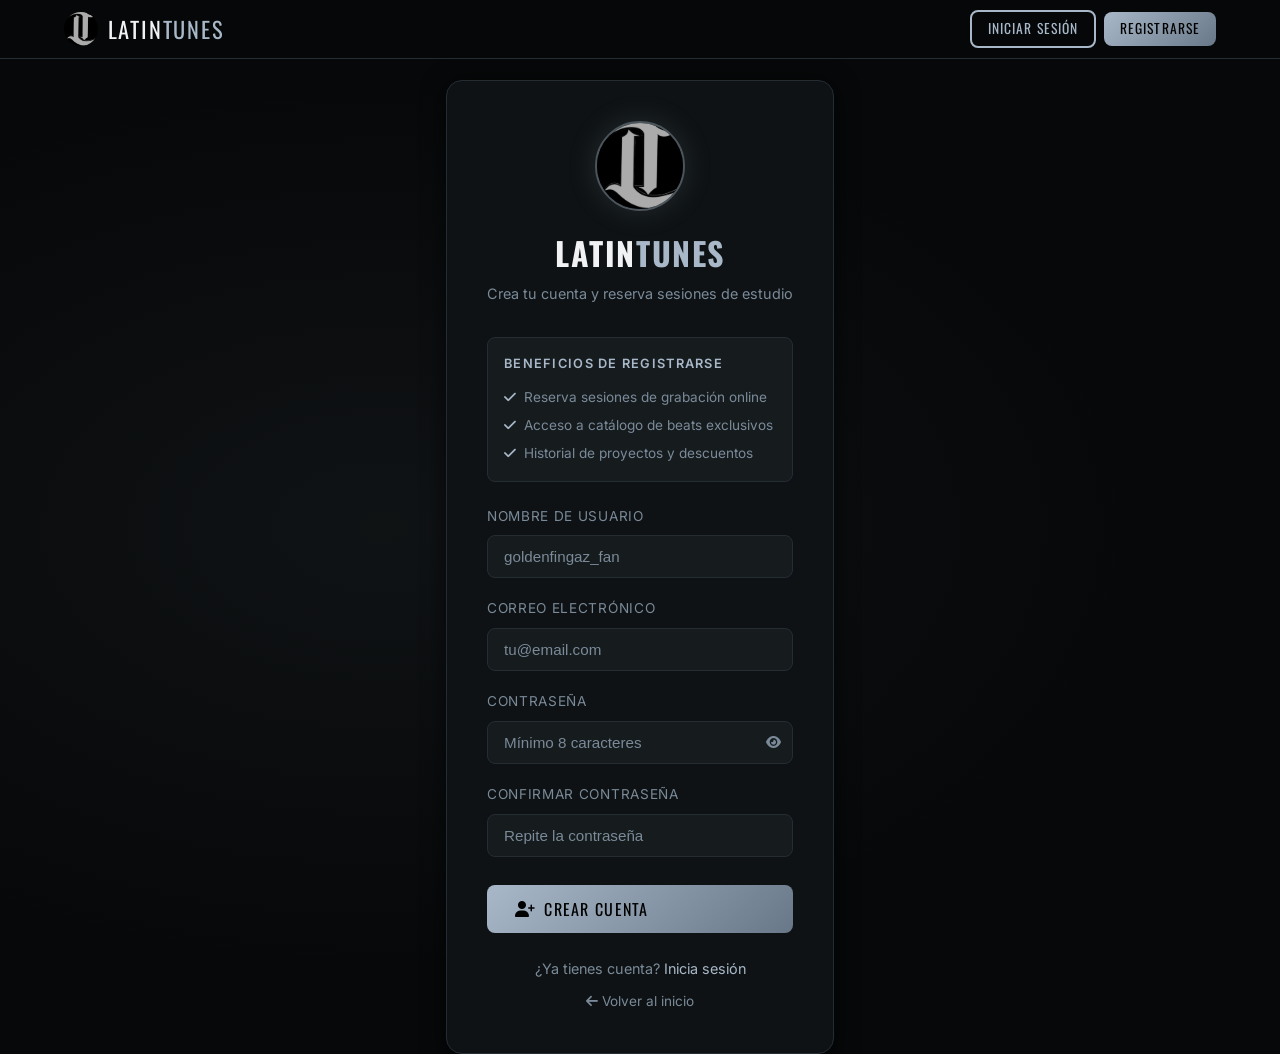
<file: frontend/pages/register.html>
<!DOCTYPE html>
<html lang="es">
<head>
  <meta charset="UTF-8" />
  <meta name="viewport" content="width=device-width, initial-scale=1.0" />
  <title>Registrarse — LatinTunes</title>
  <link href="https://fonts.googleapis.com/css2?family=Oswald:wght@400;600;700&family=Inter:wght@400;500;600&display=swap" rel="stylesheet" />
  <link rel="stylesheet" href="https://cdnjs.cloudflare.com/ajax/libs/font-awesome/6.5.0/css/all.min.css" />
  <link rel="stylesheet" href="../css/main.css" />
</head>
<body>

<div id="toast-container" class="toast-container"></div>

<nav class="navbar scrolled">
  <div class="container">
    <a href="../index.html" class="nav-logo-wrap">
      <img src="../img/LatinTunes.jpeg" alt="LatinTunes" style="width:34px;height:34px;border-radius:50%;display:block;flex-shrink:0;object-fit:cover;" />
      <span class="nav-logo-text">LATIN<span>TUNES</span></span>
    </a>
    <div class="nav-auth" id="nav-auth"></div>
  </div>
</nav>

<div class="auth-page">
  <div class="container">
    <div class="auth-card fade-in">
      <div class="auth-logo">
        <img src="../img/LatinTunes.jpeg" alt="LatinTunes"
          style="width:90px;height:90px;border-radius:50%;margin:0 auto 1rem;display:block;object-fit:cover;
                 border:2px solid rgba(168,184,200,0.4);box-shadow:0 0 30px rgba(168,184,200,0.15);" />
        <h1>LATIN<span>TUNES</span></h1>
        <p>Crea tu cuenta y reserva sesiones de estudio</p>
      </div>

      <!-- Benefits -->
      <div style="background:var(--bg3); border:1px solid var(--border); border-radius:var(--radius); padding:1rem; margin-bottom:1.5rem;">
        <div style="color:var(--gold); font-size:0.8rem; font-weight:600; text-transform:uppercase; letter-spacing:0.1em; margin-bottom:0.75rem;">Beneficios de registrarse</div>
        <ul style="list-style:none; color:var(--text-muted); font-size:0.85rem; display:flex; flex-direction:column; gap:0.4rem;">
          <li><i class="fas fa-check" style="color:var(--gold); margin-right:0.5rem;"></i>Reserva sesiones de grabación online</li>
          <li><i class="fas fa-check" style="color:var(--gold); margin-right:0.5rem;"></i>Acceso a catálogo de beats exclusivos</li>
          <li><i class="fas fa-check" style="color:var(--gold); margin-right:0.5rem;"></i>Historial de proyectos y descuentos</li>
        </ul>
      </div>

      <div id="auth-alert"></div>

      <form id="register-form" novalidate>
        <div class="form-group">
          <label class="form-label">Nombre de usuario</label>
          <input type="text" class="form-input" id="username" placeholder="goldenfingaz_fan" required autocomplete="username" />
          <div class="form-error" id="username-err" style="display:none;"></div>
        </div>
        <div class="form-group">
          <label class="form-label">Correo electrónico</label>
          <input type="email" class="form-input" id="email" placeholder="tu@email.com" required autocomplete="email" />
        </div>
        <div class="form-group">
          <label class="form-label">Contraseña</label>
          <div style="position:relative;">
            <input type="password" class="form-input" id="password" placeholder="Mínimo 8 caracteres" required autocomplete="new-password" style="padding-right:3rem;" />
            <button type="button" id="toggle-pass" style="position:absolute;right:0.75rem;top:50%;transform:translateY(-50%);background:none;border:none;color:var(--text-muted);cursor:pointer;">
              <i class="fas fa-eye"></i>
            </button>
          </div>
          <div class="form-error" id="pass-err" style="display:none;"></div>
        </div>
        <div class="form-group">
          <label class="form-label">Confirmar contraseña</label>
          <input type="password" class="form-input" id="password2" placeholder="Repite la contraseña" required autocomplete="new-password" />
        </div>

        <button type="submit" class="btn btn-primary" style="width:100%; margin-top:0.5rem;" id="submit-btn">
          <i class="fas fa-user-plus"></i> Crear cuenta
        </button>
      </form>

      <p style="text-align:center; margin-top:1.5rem; color:var(--text-muted); font-size:0.9rem;">
        ¿Ya tienes cuenta? <a href="login.html">Inicia sesión</a>
      </p>
      <p style="text-align:center; margin-top:0.5rem;">
        <a href="../index.html" style="color:var(--text-muted); font-size:0.85rem;">
          <i class="fas fa-arrow-left"></i> Volver al inicio
        </a>
      </p>
    </div>
  </div>
</div>

<script src="../js/api.js"></script>
<script src="../js/utils.js"></script>
<script>
document.addEventListener('DOMContentLoaded', () => {
  updateNavAuth();
  if (getUser()) { window.location.href = '../index.html'; return; }

  const form = document.getElementById('register-form');
  const alertEl = document.getElementById('auth-alert');
  const btn = document.getElementById('submit-btn');

  document.getElementById('toggle-pass').addEventListener('click', () => {
    const inp = document.getElementById('password');
    const icon = document.querySelector('#toggle-pass i');
    if (inp.type === 'password') { inp.type = 'text'; icon.className = 'fas fa-eye-slash'; }
    else { inp.type = 'password'; icon.className = 'fas fa-eye'; }
  });

  // Live username validation
  document.getElementById('username').addEventListener('input', function() {
    const err = document.getElementById('username-err');
    const val = this.value.trim();
    if (val && (val.length < 3 || val.length > 50)) {
      err.style.display = 'flex';
      err.innerHTML = '<i class="fas fa-exclamation-circle"></i> 3-50 caracteres';
    } else { err.style.display = 'none'; }
  });

  // Live password validation
  document.getElementById('password').addEventListener('input', function() {
    const err = document.getElementById('pass-err');
    if (this.value && this.value.length < 8) {
      err.style.display = 'flex';
      err.innerHTML = '<i class="fas fa-exclamation-circle"></i> Mínimo 8 caracteres';
    } else { err.style.display = 'none'; }
  });

  form.addEventListener('submit', async e => {
    e.preventDefault();
    alertEl.innerHTML = '';

    const username = document.getElementById('username').value.trim();
    const email = document.getElementById('email').value.trim();
    const password = document.getElementById('password').value;
    const password2 = document.getElementById('password2').value;

    if (!username || !email || !password || !password2) {
      alertEl.innerHTML = '<div class="alert alert-error">Completa todos los campos.</div>';
      return;
    }
    if (password !== password2) {
      alertEl.innerHTML = '<div class="alert alert-error">Las contraseñas no coinciden.</div>';
      return;
    }
    if (password.length < 8) {
      alertEl.innerHTML = '<div class="alert alert-error">La contraseña debe tener al menos 8 caracteres.</div>';
      return;
    }

    btn.disabled = true;
    btn.innerHTML = '<i class="fas fa-spinner fa-spin"></i> Creando cuenta...';

    try {
      const res = await api.register({ username, email, password });
      setToken(res.access_token);
      setUser(res.user);
      toast('¡Bienvenido, ' + res.user.username + '!', 'success');
      setTimeout(() => { window.location.href = '../index.html'; }, 900);
    } catch (err) {
      alertEl.innerHTML = `<div class="alert alert-error"><i class="fas fa-times-circle"></i> ${err.message}</div>`;
      btn.disabled = false;
      btn.innerHTML = '<i class="fas fa-user-plus"></i> Crear cuenta';
    }
  });
});
</script>
</body>
</html>
</file>
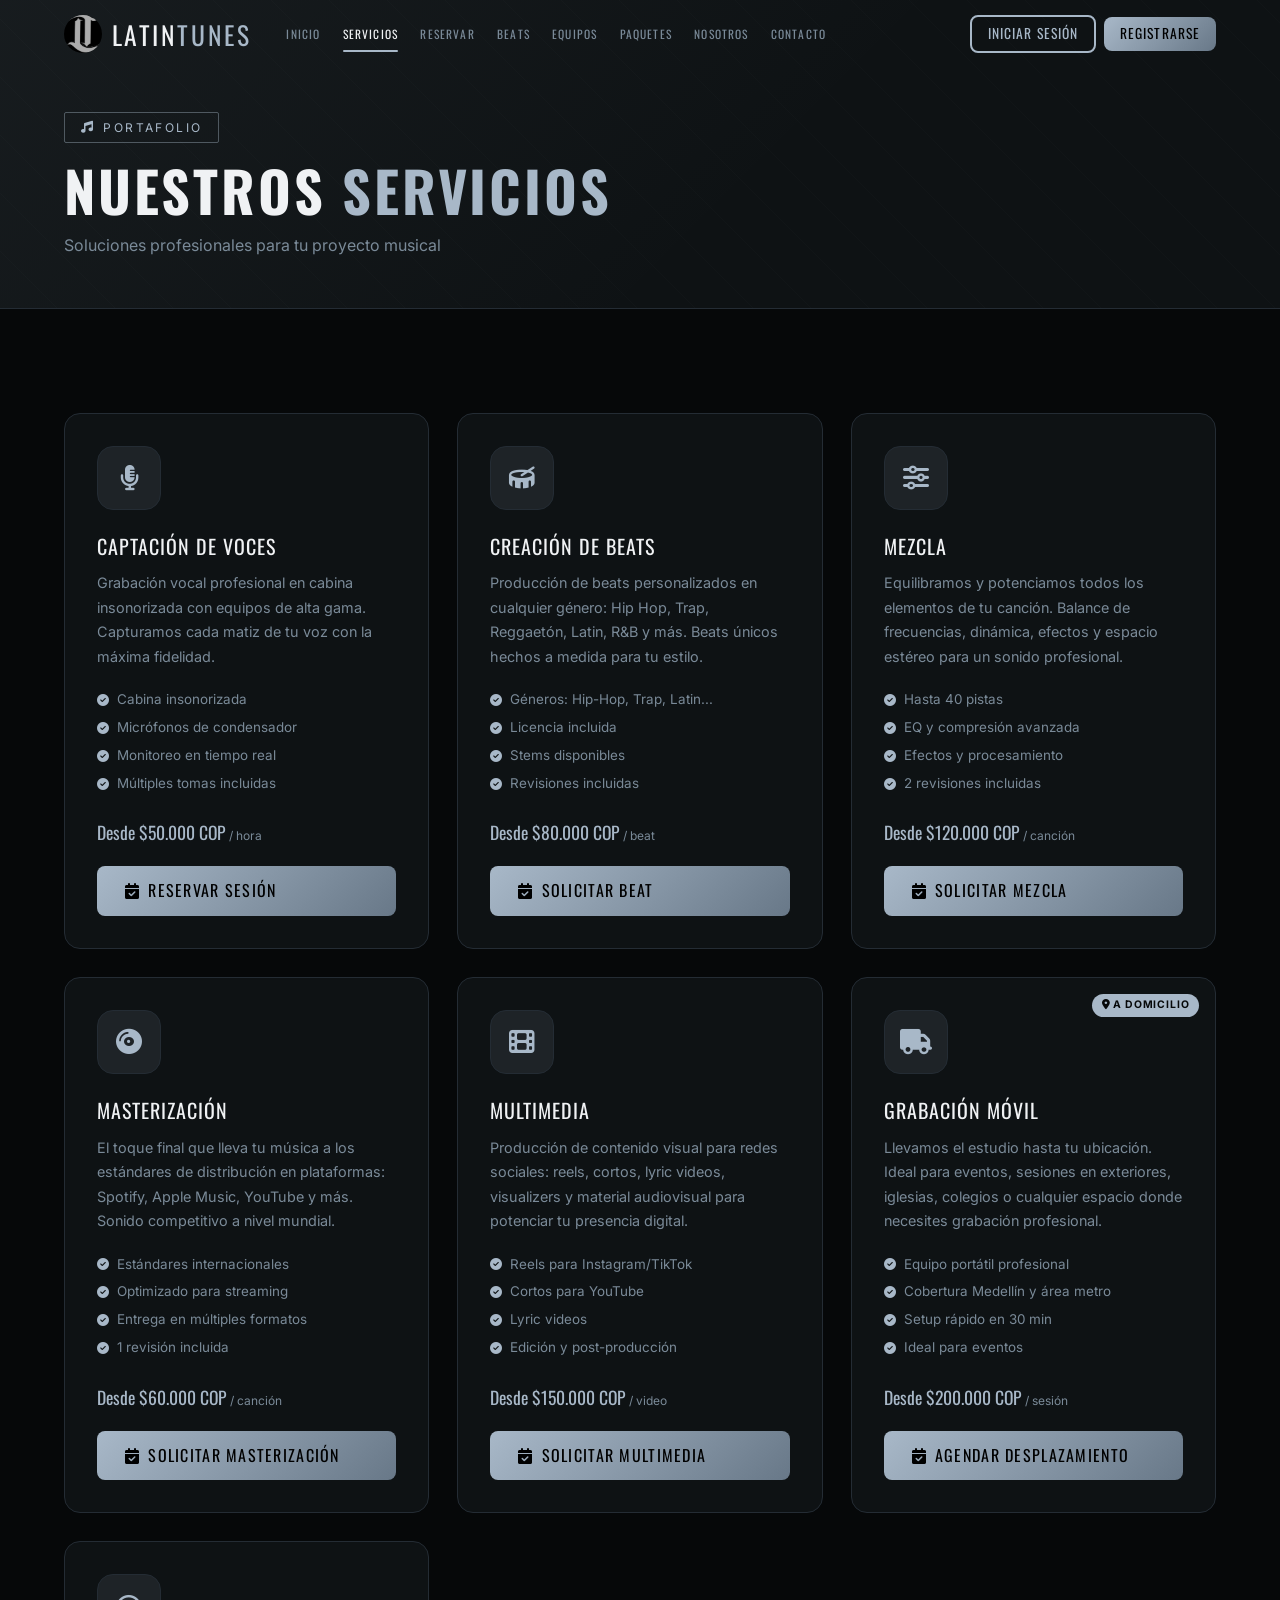
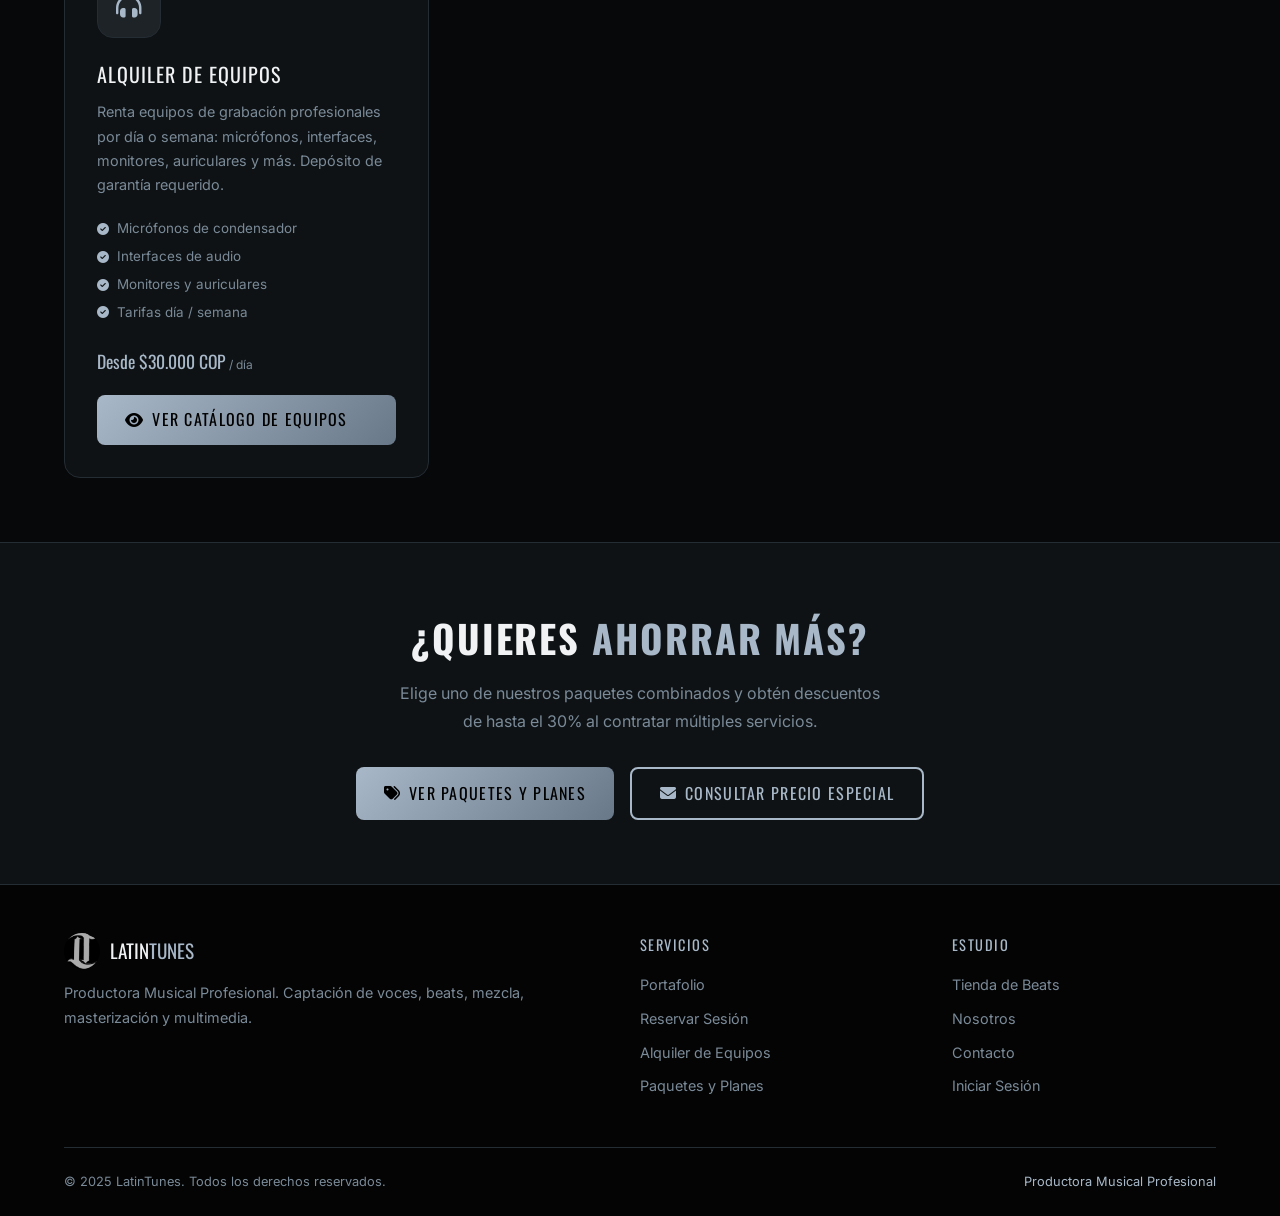
<file: frontend/pages/services.html>
<!DOCTYPE html>
<html lang="es">
<head>
  <meta charset="UTF-8" />
  <meta name="viewport" content="width=device-width, initial-scale=1.0" />
  <title>Servicios — LatinTunes Productora Musical</title>
  <meta name="description" content="Portafolio de servicios de LatinTunes: captación de voces, creación de beats, mezcla, masterización, multimedia y grabación móvil." />
  <link rel="preconnect" href="https://fonts.googleapis.com" />
  <link href="https://fonts.googleapis.com/css2?family=Oswald:wght@400;600;700&family=Inter:wght@400;500;600&display=swap" rel="stylesheet" />
  <link rel="stylesheet" href="https://cdnjs.cloudflare.com/ajax/libs/font-awesome/6.5.0/css/all.min.css" />
  <link rel="stylesheet" href="../css/main.css" />
  <link rel="stylesheet" href="../css/pages.css" />
  <style>
    .services-grid {
      display: grid;
      grid-template-columns: repeat(auto-fill, minmax(320px, 1fr));
      gap: 1.75rem;
      margin-top: 2.5rem;
    }
    .service-card {
      background: var(--bg2);
      border: 1px solid var(--border);
      border-radius: var(--radius-lg);
      padding: 2rem;
      transition: var(--transition);
      display: flex;
      flex-direction: column;
      position: relative;
      overflow: hidden;
    }
    .service-card::before {
      content: '';
      position: absolute;
      top: 0; left: 0; right: 0;
      height: 3px;
      background: linear-gradient(90deg, var(--gold), var(--gold-light));
      opacity: 0;
      transition: var(--transition);
    }
    .service-card:hover { border-color: var(--gold); transform: translateY(-4px); box-shadow: 0 12px 40px rgba(0,0,0,0.4); }
    .service-card:hover::before { opacity: 1; }
    .service-icon {
      width: 64px; height: 64px;
      background: rgba(168,184,200,0.1);
      border: 1px solid var(--border);
      border-radius: var(--radius-lg);
      display: flex; align-items: center; justify-content: center;
      font-size: 1.6rem; color: var(--gold);
      margin-bottom: 1.25rem;
      transition: var(--transition);
    }
    .service-card:hover .service-icon { background: rgba(168,184,200,0.18); border-color: var(--gold); }
    .service-name { font-family: var(--font-display); font-size: 1.25rem; text-transform: uppercase; letter-spacing: 0.05em; margin-bottom: 0.6rem; color: var(--text); }
    .service-desc { color: var(--text-muted); font-size: 0.9rem; line-height: 1.7; margin-bottom: 1.25rem; flex: 1; }
    .service-features { list-style: none; margin-bottom: 1.5rem; display: flex; flex-direction: column; gap: 0.4rem; }
    .service-features li { color: var(--text-muted); font-size: 0.84rem; display: flex; align-items: center; gap: 0.5rem; }
    .service-features li i { color: var(--gold); font-size: 0.75rem; flex-shrink: 0; }
    .service-price { font-family: var(--font-display); font-size: 1.1rem; color: var(--gold); margin-bottom: 1.25rem; }
    .service-price span { font-size: 0.75rem; color: var(--text-muted); font-family: var(--font-body); font-weight: 400; }
    .mobile-badge {
      position: absolute; top: 1rem; right: 1rem;
      background: var(--gold); color: var(--bg);
      font-size: 0.65rem; font-weight: 700; padding: 0.2rem 0.6rem;
      border-radius: 20px; text-transform: uppercase; letter-spacing: 0.08em;
    }
    @media (max-width: 768px) { .services-grid { grid-template-columns: 1fr; } }
  </style>
</head>
<body>

<div class="loader-overlay" id="page-loader">
  <div class="loader-ring"></div>
  <div class="loader-text">Servicios</div>
</div>
<div id="toast-container" class="toast-container"></div>

<section class="page-hero">
  <div class="container">
    <div class="page-hero-tag"><i class="fas fa-music"></i> Portafolio</div>
    <h1>Nuestros <span>Servicios</span></h1>
    <p>Soluciones profesionales para tu proyecto musical</p>
  </div>
</section>

<!-- ══ SERVICIOS ══════════════════════════════════════════════════════════════ -->
<section style="padding: 4rem 0; background: var(--bg);">
  <div class="container">

    <div class="services-grid" id="services-grid">

      <!-- Captación de Voces -->
      <div class="service-card reveal">
        <div class="service-icon"><i class="fas fa-microphone-alt"></i></div>
        <div class="service-name">Captación de Voces</div>
        <div class="service-desc">Grabación vocal profesional en cabina insonorizada con equipos de alta gama. Capturamos cada matiz de tu voz con la máxima fidelidad.</div>
        <ul class="service-features">
          <li><i class="fas fa-check-circle"></i> Cabina insonorizada</li>
          <li><i class="fas fa-check-circle"></i> Micrófonos de condensador</li>
          <li><i class="fas fa-check-circle"></i> Monitoreo en tiempo real</li>
          <li><i class="fas fa-check-circle"></i> Múltiples tomas incluidas</li>
        </ul>
        <div class="service-price">Desde $50.000 COP <span>/ hora</span></div>
        <a href="booking.html?service=vocal_recording" class="btn btn-primary" style="width:100%;">
          <i class="fas fa-calendar-check"></i> Reservar sesión
        </a>
      </div>

      <!-- Creación de Beats -->
      <div class="service-card reveal">
        <div class="service-icon"><i class="fas fa-drum"></i></div>
        <div class="service-name">Creación de Beats</div>
        <div class="service-desc">Producción de beats personalizados en cualquier género: Hip Hop, Trap, Reggaetón, Latin, R&B y más. Beats únicos hechos a medida para tu estilo.</div>
        <ul class="service-features">
          <li><i class="fas fa-check-circle"></i> Géneros: Hip-Hop, Trap, Latin...</li>
          <li><i class="fas fa-check-circle"></i> Licencia incluida</li>
          <li><i class="fas fa-check-circle"></i> Stems disponibles</li>
          <li><i class="fas fa-check-circle"></i> Revisiones incluidas</li>
        </ul>
        <div class="service-price">Desde $80.000 COP <span>/ beat</span></div>
        <a href="booking.html?service=beat_creation" class="btn btn-primary" style="width:100%;">
          <i class="fas fa-calendar-check"></i> Solicitar beat
        </a>
      </div>

      <!-- Mezcla -->
      <div class="service-card reveal">
        <div class="service-icon"><i class="fas fa-sliders-h"></i></div>
        <div class="service-name">Mezcla</div>
        <div class="service-desc">Equilibramos y potenciamos todos los elementos de tu canción. Balance de frecuencias, dinámica, efectos y espacio estéreo para un sonido profesional.</div>
        <ul class="service-features">
          <li><i class="fas fa-check-circle"></i> Hasta 40 pistas</li>
          <li><i class="fas fa-check-circle"></i> EQ y compresión avanzada</li>
          <li><i class="fas fa-check-circle"></i> Efectos y procesamiento</li>
          <li><i class="fas fa-check-circle"></i> 2 revisiones incluidas</li>
        </ul>
        <div class="service-price">Desde $120.000 COP <span>/ canción</span></div>
        <a href="booking.html?service=mixing" class="btn btn-primary" style="width:100%;">
          <i class="fas fa-calendar-check"></i> Solicitar mezcla
        </a>
      </div>

      <!-- Masterización -->
      <div class="service-card reveal">
        <div class="service-icon"><i class="fas fa-compact-disc"></i></div>
        <div class="service-name">Masterización</div>
        <div class="service-desc">El toque final que lleva tu música a los estándares de distribución en plataformas: Spotify, Apple Music, YouTube y más. Sonido competitivo a nivel mundial.</div>
        <ul class="service-features">
          <li><i class="fas fa-check-circle"></i> Estándares internacionales</li>
          <li><i class="fas fa-check-circle"></i> Optimizado para streaming</li>
          <li><i class="fas fa-check-circle"></i> Entrega en múltiples formatos</li>
          <li><i class="fas fa-check-circle"></i> 1 revisión incluida</li>
        </ul>
        <div class="service-price">Desde $60.000 COP <span>/ canción</span></div>
        <a href="booking.html?service=mastering" class="btn btn-primary" style="width:100%;">
          <i class="fas fa-calendar-check"></i> Solicitar masterización
        </a>
      </div>

      <!-- Multimedia -->
      <div class="service-card reveal">
        <div class="service-icon"><i class="fas fa-film"></i></div>
        <div class="service-name">Multimedia</div>
        <div class="service-desc">Producción de contenido visual para redes sociales: reels, cortos, lyric videos, visualizers y material audiovisual para potenciar tu presencia digital.</div>
        <ul class="service-features">
          <li><i class="fas fa-check-circle"></i> Reels para Instagram/TikTok</li>
          <li><i class="fas fa-check-circle"></i> Cortos para YouTube</li>
          <li><i class="fas fa-check-circle"></i> Lyric videos</li>
          <li><i class="fas fa-check-circle"></i> Edición y post-producción</li>
        </ul>
        <div class="service-price">Desde $150.000 COP <span>/ video</span></div>
        <a href="booking.html?service=multimedia" class="btn btn-primary" style="width:100%;">
          <i class="fas fa-calendar-check"></i> Solicitar multimedia
        </a>
      </div>

      <!-- Grabación Móvil -->
      <div class="service-card reveal">
        <span class="mobile-badge"><i class="fas fa-map-marker-alt"></i> A domicilio</span>
        <div class="service-icon"><i class="fas fa-truck"></i></div>
        <div class="service-name">Grabación Móvil</div>
        <div class="service-desc">Llevamos el estudio hasta tu ubicación. Ideal para eventos, sesiones en exteriores, iglesias, colegios o cualquier espacio donde necesites grabación profesional.</div>
        <ul class="service-features">
          <li><i class="fas fa-check-circle"></i> Equipo portátil profesional</li>
          <li><i class="fas fa-check-circle"></i> Cobertura Medellín y área metro</li>
          <li><i class="fas fa-check-circle"></i> Setup rápido en 30 min</li>
          <li><i class="fas fa-check-circle"></i> Ideal para eventos</li>
        </ul>
        <div class="service-price">Desde $200.000 COP <span>/ sesión</span></div>
        <a href="booking.html?service=mobile_recording" class="btn btn-primary" style="width:100%;">
          <i class="fas fa-calendar-check"></i> Agendar desplazamiento
        </a>
      </div>

      <!-- Alquiler de Equipos -->
      <div class="service-card reveal">
        <div class="service-icon"><i class="fas fa-headphones-alt"></i></div>
        <div class="service-name">Alquiler de Equipos</div>
        <div class="service-desc">Renta equipos de grabación profesionales por día o semana: micrófonos, interfaces, monitores, auriculares y más. Depósito de garantía requerido.</div>
        <ul class="service-features">
          <li><i class="fas fa-check-circle"></i> Micrófonos de condensador</li>
          <li><i class="fas fa-check-circle"></i> Interfaces de audio</li>
          <li><i class="fas fa-check-circle"></i> Monitores y auriculares</li>
          <li><i class="fas fa-check-circle"></i> Tarifas día / semana</li>
        </ul>
        <div class="service-price">Desde $30.000 COP <span>/ día</span></div>
        <a href="equipment.html" class="btn btn-primary" style="width:100%;">
          <i class="fas fa-eye"></i> Ver catálogo de equipos
        </a>
      </div>

    </div>
  </div>
</section>

<!-- ══ PAQUETES CTA ══════════════════════════════════════════════════════════ -->
<section style="padding:4rem 0;background:var(--bg2);border-top:1px solid var(--border);text-align:center;">
  <div class="container">
    <div class="reveal">
      <h2 style="font-family:var(--font-display);font-size:clamp(1.6rem,4vw,2.4rem);text-transform:uppercase;margin-bottom:0.75rem;">
        ¿Quieres <span style="color:var(--gold);">ahorrar más?</span>
      </h2>
      <p style="color:var(--text-muted);margin-bottom:2rem;max-width:500px;margin-left:auto;margin-right:auto;line-height:1.7;">
        Elige uno de nuestros paquetes combinados y obtén descuentos de hasta el 30% al contratar múltiples servicios.
      </p>
      <div style="display:flex;gap:1rem;justify-content:center;flex-wrap:wrap;">
        <a href="packages.html" class="btn btn-primary"><i class="fas fa-tags"></i> Ver Paquetes y Planes</a>
        <a href="contact.html" class="btn btn-secondary"><i class="fas fa-envelope"></i> Consultar precio especial</a>
      </div>
    </div>
  </div>
</section>

<footer class="footer">
  <div class="container">
    <div class="footer-grid">
      <div class="footer-brand">
        <div class="nav-logo-wrap" style="margin-bottom:0.75rem;">
          <img src="../img/LatinTunes.jpeg" alt="LatinTunes" style="width:36px;height:36px;border-radius:50%;object-fit:cover;" />
          <span style="font-family:var(--font-display);font-size:1.2rem;">LATIN<span style="color:var(--gold);">TUNES</span></span>
        </div>
        <p>Productora Musical Profesional. Captación de voces, beats, mezcla, masterización y multimedia.</p>
      </div>
      <div>
        <div class="footer-title">Servicios</div>
        <ul class="footer-links">
          <li><a href="services.html">Portafolio</a></li>
          <li><a href="booking.html">Reservar Sesión</a></li>
          <li><a href="equipment.html">Alquiler de Equipos</a></li>
          <li><a href="packages.html">Paquetes y Planes</a></li>
        </ul>
      </div>
      <div>
        <div class="footer-title">Estudio</div>
        <ul class="footer-links">
          <li><a href="beats.html">Tienda de Beats</a></li>
          <li><a href="about.html">Nosotros</a></li>
          <li><a href="contact.html">Contacto</a></li>
          <li><a href="login.html">Iniciar Sesión</a></li>
        </ul>
      </div>
    </div>
    <div class="footer-bottom">
      <span>&copy; 2025 LatinTunes. Todos los derechos reservados.</span>
      <span style="color:var(--gold);">Productora Musical Profesional</span>
    </div>
  </div>
</footer>

<script src="../js/api.js"></script>
<script src="../js/utils.js"></script>
<script src="../js/navbar.js"></script>
<script>
document.addEventListener('DOMContentLoaded', () => {
  initSharedNavbar('services', true);
  initScrollReveal();
  hideLoader();
});
</script>
</body>
</html>
</file>
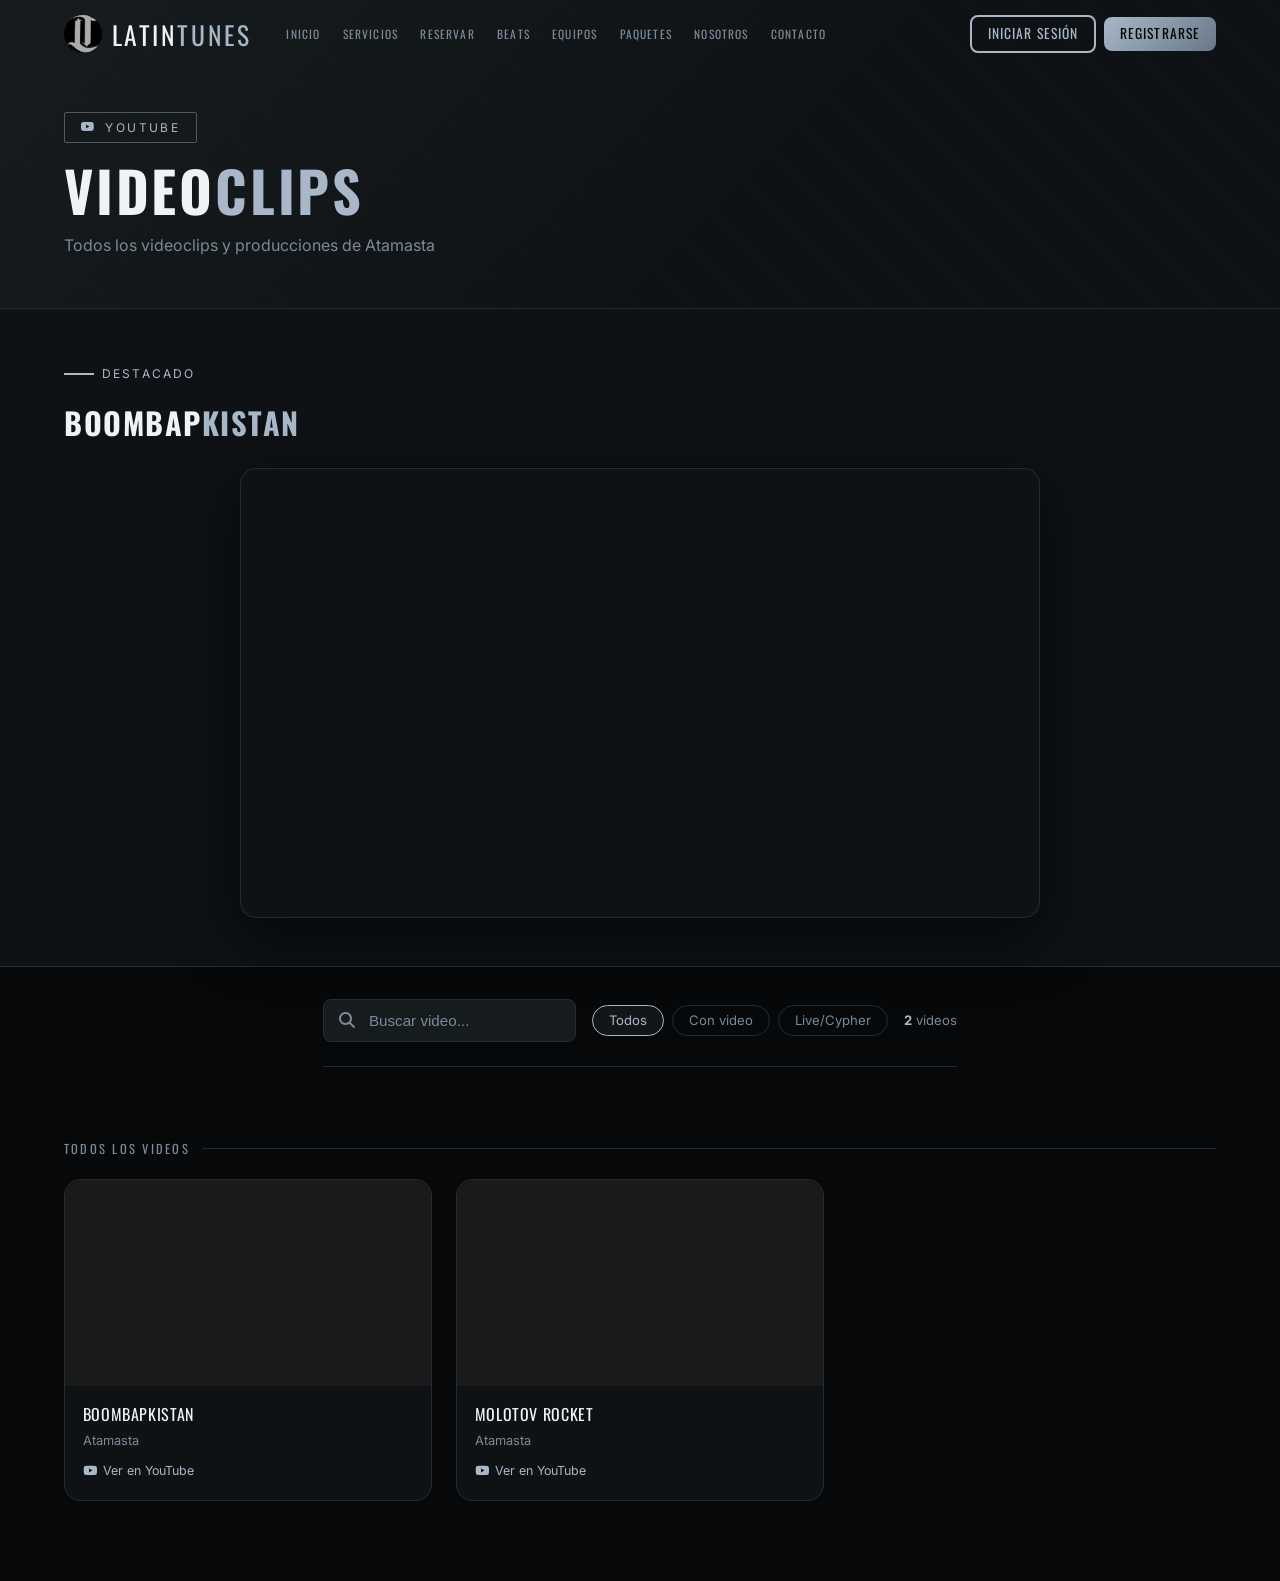
<file: frontend/pages/videos.html>
﻿<!DOCTYPE html>
<html lang="es">
<head>
  <meta charset="UTF-8" />
  <meta name="viewport" content="width=device-width, initial-scale=1.0" />
  <title>Videoclips — Atamasta</title>
  <link href="https://fonts.googleapis.com/css2?family=Oswald:wght@400;600;700&family=Inter:wght@400;500;600&display=swap" rel="stylesheet" />
  <link rel="stylesheet" href="https://cdnjs.cloudflare.com/ajax/libs/font-awesome/6.5.0/css/all.min.css" />
  <link rel="stylesheet" href="../css/main.css" />
  <link rel="stylesheet" href="../css/pages.css" />
  <style>
    /* ── Videos page extras ───────────────────────────────────────────────── */
    .videos-page { padding-top: 0; min-height: 100vh; }

    /* Featured video block */
    .featured-video-section {
      padding: 3rem 0;
      background: var(--bg2);
      border-bottom: 1px solid var(--border);
    }
    .featured-video-label {
      display: inline-flex; align-items: center; gap: 0.5rem;
      font-size: 0.75rem; letter-spacing: 0.18em; text-transform: uppercase;
      color: var(--gold); margin-bottom: 1rem;
    }
    .featured-video-label::before {
      content: '';
      display: inline-block; width: 30px; height: 2px;
      background: var(--gold);
    }
    .featured-video-title {
      font-family: var(--font-display);
      font-size: clamp(1.3rem, 3vw, 1.9rem);
      text-transform: uppercase;
      margin-bottom: 1.25rem;
    }
    .featured-video-title span { color: var(--gold); }
    .featured-embed-wrap {
      max-width: 800px;
      margin: 0 auto;
      border-radius: var(--radius-lg);
      overflow: hidden;
      border: 1px solid var(--border);
      box-shadow: 0 20px 60px rgba(0,0,0,0.6);
      aspect-ratio: 16 / 9;
      position: relative;
    }
    .featured-embed-wrap iframe {
      position: absolute; inset: 0;
      width: 100%; height: 100%; border: none;
    }

    /* Toolbar */
    .videos-toolbar {
      padding: 2rem 0 0;
    }
    .videos-toolbar-inner {
      display: flex; align-items: center; gap: 1rem;
      flex-wrap: wrap; padding-bottom: 1.5rem;
      border-bottom: 1px solid var(--border);
    }
    .videos-toolbar-inner .search-wrap { flex: 1; min-width: 200px; max-width: 360px; }
    .filter-pills { display: flex; gap: 0.5rem; flex-wrap: wrap; }
    .video-count {
      margin-left: auto;
      font-size: 0.82rem; color: var(--text-muted);
      white-space: nowrap;
    }
    .video-count strong { color: var(--gold); }

    /* Grid section */
    .video-grid-section { padding: 2.5rem 0 5rem; }

    /* Video card */
    .video-card-2col {
      background: var(--bg2);
      border: 1px solid var(--border);
      border-radius: var(--radius-lg);
      overflow: hidden;
      transition: var(--transition);
      cursor: pointer;
    }
    .video-card-2col:hover {
      transform: translateY(-6px);
      border-color: var(--gold);
      box-shadow: var(--shadow-gold);
    }
    .video-thumb-wrap {
      position: relative;
      padding-top: 56.25%; /* 16:9 */
      overflow: hidden;
      background: var(--bg3);
    }
    .video-thumb-wrap img {
      position: absolute; inset: 0;
      width: 100%; height: 100%;
      object-fit: cover;
      transition: transform 0.5s ease;
    }
    .video-card-2col:hover .video-thumb-wrap img { transform: scale(1.05); }
    .video-play-overlay {
      position: absolute; inset: 0;
      display: flex; align-items: center; justify-content: center;
      background: rgba(0,0,0,0.4);
      opacity: 0; transition: opacity 0.3s ease;
    }
    .video-card-2col:hover .video-play-overlay { opacity: 1; }
    .video-play-btn-overlay {
      width: 64px; height: 64px; border-radius: 50%;
      background: var(--gold); color: #000;
      display: flex; align-items: center; justify-content: center;
      font-size: 1.6rem;
      transition: transform 0.2s ease;
      box-shadow: 0 0 30px rgba(168,184,200,0.6);
    }
    .video-play-btn-overlay:hover { transform: scale(1.12); }
    .video-coming-badge {
      position: absolute; top: 0.6rem; left: 0.6rem;
      background: rgba(8,8,8,0.85);
      border: 1px solid var(--border);
      color: var(--text-muted); font-size: 0.7rem; letter-spacing: 0.1em;
      padding: 0.25rem 0.6rem; border-radius: 20px; text-transform: uppercase;
    }
    .video-card-info {
      padding: 1rem 1.1rem 1.1rem;
    }
    .video-card-title {
      font-family: var(--font-display);
      font-size: 1rem; text-transform: uppercase;
      letter-spacing: 0.04em; margin-bottom: 0.25rem;
      white-space: nowrap; overflow: hidden; text-overflow: ellipsis;
    }
    .video-card-meta {
      display: flex; align-items: center; justify-content: space-between;
      font-size: 0.8rem; color: var(--text-muted);
    }
    .video-card-album { white-space: nowrap; overflow: hidden; text-overflow: ellipsis; max-width: 70%; }
    .video-card-duration { white-space: nowrap; }
    .video-yt-link {
      display: inline-flex; align-items: center; gap: 0.4rem;
      font-size: 0.78rem; color: var(--gold); margin-top: 0.6rem;
      transition: var(--transition);
    }
    .video-yt-link:hover { color: var(--gold-light); }

    /* Empty state */
    .videos-empty {
      text-align: center; padding: 4rem 1rem; color: var(--text-muted);
    }
    .videos-empty i { font-size: 3rem; color: var(--border); margin-bottom: 1rem; display: block; }

    /* Section label */
    .grid-section-label {
      font-family: var(--font-display);
      font-size: 0.78rem; letter-spacing: 0.18em; text-transform: uppercase;
      color: var(--text-muted); margin-bottom: 1.25rem;
      display: flex; align-items: center; gap: 0.75rem;
    }
    .grid-section-label::after {
      content: ''; flex: 1; height: 1px; background: var(--border);
    }

    /* Video modal */
    .video-modal-overlay {
      position: fixed; inset: 0; z-index: 3000;
      background: rgba(0,0,0,0.9); backdrop-filter: blur(6px);
      display: flex; align-items: center; justify-content: center;
      padding: 1rem;
      opacity: 0; pointer-events: none;
      transition: opacity 0.3s ease;
    }
    .video-modal-overlay.open {
      opacity: 1; pointer-events: all;
    }
    .video-modal-inner {
      width: 100%; max-width: 900px;
      transform: scale(0.9);
      transition: transform 0.3s cubic-bezier(0.34, 1.56, 0.64, 1);
    }
    .video-modal-overlay.open .video-modal-inner { transform: scale(1); }
    .video-modal-header {
      display: flex; align-items: center; justify-content: space-between;
      margin-bottom: 0.75rem;
    }
    .video-modal-title {
      font-family: var(--font-display);
      font-size: 1.2rem; text-transform: uppercase; letter-spacing: 0.06em;
      color: var(--text); white-space: nowrap; overflow: hidden; text-overflow: ellipsis;
      max-width: calc(100% - 50px);
    }
    .video-modal-close {
      background: none; border: none; color: var(--text-muted);
      font-size: 1.6rem; cursor: pointer; line-height: 1;
      flex-shrink: 0; padding: 4px;
      transition: color 0.2s;
    }
    .video-modal-close:hover { color: var(--text); }
    .video-modal-embed {
      border-radius: var(--radius-lg); overflow: hidden;
      border: 1px solid var(--border);
      aspect-ratio: 16 / 9; position: relative;
      box-shadow: 0 20px 60px rgba(0,0,0,0.8);
    }
    .video-modal-embed iframe {
      position: absolute; inset: 0;
      width: 100%; height: 100%; border: none;
    }

    @media (max-width: 768px) {
      .video-grid-2col { grid-template-columns: 1fr; }
      .videos-toolbar-inner .video-count { width: 100%; margin-left: 0; }
    }
    @media (max-width: 480px) {
      .featured-embed-wrap { border-radius: var(--radius); }
    }
  </style>
</head>
<body>

<div id="toast-container" class="toast-container"></div>

<!-- Navbar injected by JS -->

<main class="videos-page">

  <!-- ── Page Hero ───────────────────────────────────────────────────────── -->
  <section class="page-hero">
    <div class="container">
      <span class="page-hero-tag"><i class="fab fa-youtube"></i> YouTube</span>
      <h1>Video<span>clips</span></h1>
      <p>Todos los videoclips y producciones de Atamasta</p>
    </div>
  </section>

  <!-- ── Featured Video ────────────────────────────────────────────────── -->
  <section class="featured-video-section" id="featured-section">
    <div class="container">
      <p class="featured-video-label">Destacado</p>
      <h2 class="featured-video-title" id="featured-title">Boombap<span>kistan</span></h2>
      <div class="featured-embed-wrap">
        <iframe
          id="featured-iframe"
          src="https://www.youtube.com/embed/hbHfP9hn6js?rel=0&modestbranding=1"
          title="Boombapkistan — Atamasta"
          allow="accelerometer; autoplay; clipboard-write; encrypted-media; gyroscope; picture-in-picture"
          allowfullscreen
          loading="lazy">
        </iframe>
      </div>
    </div>
  </section>

  <!-- ── Toolbar ────────────────────────────────────────────────────────── -->
  <section class="videos-toolbar">
    <div class="container">
      <div class="videos-toolbar-inner">
        <div class="search-wrap">
          <i class="fas fa-search"></i>
          <input
            type="search"
            id="video-search"
            class="search-input"
            placeholder="Buscar video..."
            autocomplete="off"
          />
        </div>
        <div class="filter-pills">
          <button class="filter-pill active" data-filter="all">Todos</button>
          <button class="filter-pill" data-filter="video">Con video</button>
          <button class="filter-pill" data-filter="live">Live/Cypher</button>
        </div>
        <span class="video-count"><strong id="video-count-num">0</strong> videos</span>
      </div>
    </div>
  </section>

  <!-- ── Video Grid ─────────────────────────────────────────────────────── -->
  <section class="video-grid-section">
    <div class="container">
      <p class="grid-section-label">Todos los videos</p>
      <div class="video-grid-2col" id="video-grid">
        <!-- populated by JS -->
      </div>
      <div class="videos-empty" id="videos-empty" style="display:none;">
        <i class="fas fa-film"></i>
        <p>No se encontraron videos.</p>
      </div>
    </div>
  </section>

</main>

<!-- ── Video Modal ──────────────────────────────────────────────────────── -->
<div class="video-modal-overlay" id="video-modal" role="dialog" aria-modal="true" aria-label="Reproducir video">
  <div class="video-modal-inner">
    <div class="video-modal-header">
      <span class="video-modal-title" id="modal-video-title"></span>
      <button class="video-modal-close" id="modal-close-btn" aria-label="Cerrar">
        <i class="fas fa-times"></i>
      </button>
    </div>
    <div class="video-modal-embed">
      <iframe
        id="modal-iframe"
        src=""
        title="Video Atamasta"
        allow="accelerometer; autoplay; clipboard-write; encrypted-media; gyroscope; picture-in-picture"
        allowfullscreen>
      </iframe>
    </div>
  </div>
</div>

<script src="../js/api.js"></script>
<script src="../js/utils.js"></script>
<script src="../js/navbar.js"></script>
<script>
// ── Static known videos (fallback / always-show list) ──────────────────
const STATIC_VIDEOS = [
  {
    id: 'static-boombapkistan',
    title: 'Boombapkistan',
    youtube_embed_id: 'hbHfP9hn6js',
    album_name: 'Atamasta',
    duration: null,
    category: 'video',
    coming: false,
  },
  {
    id: 'static-molotov',
    title: 'Molotov Rocket',
    youtube_embed_id: 'HjHMqBeX9qI',
    album_name: 'Atamasta',
    duration: null,
    category: 'video',
    coming: false,
  },
];

// ── State ───────────────────────────────────────────────────────────────
let allVideos = [];
let activeFilter = 'all';
let searchQuery = '';

// ── Helpers ─────────────────────────────────────────────────────────────
function ytThumb(id) {
  return `https://img.youtube.com/vi/${id}/maxresdefault.jpg`;
}

function buildVideoCard(v) {
  const hasVideo = v.youtube_embed_id && !v.coming;
  const thumbSrc = hasVideo ? ytThumb(v.youtube_embed_id) : `https://img.youtube.com/vi/${v.youtube_embed_id || '_'}/maxresdefault.jpg`;
  const durationHtml = v.duration ? `<span class="video-card-duration">${formatDuration(v.duration)}</span>` : '';
  const ytLinkHtml = hasVideo
    ? `<a class="video-yt-link" href="https://www.youtube.com/watch?v=${v.youtube_embed_id}" target="_blank" rel="noopener" onclick="event.stopPropagation()"><i class="fab fa-youtube"></i> Ver en YouTube</a>`
    : '';
  const comingBadge = v.coming ? `<span class="video-coming-badge">Video próximamente</span>` : '';

  return `
    <div class="video-card-2col" data-video-id="${v.youtube_embed_id || ''}" data-video-title="${v.title}" data-has-video="${hasVideo}">
      <div class="video-thumb-wrap">
        <img src="${thumbSrc}" alt="${v.title}" loading="lazy" onerror="this.src='data:image/svg+xml,%3Csvg xmlns=%22http://www.w3.org/2000/svg%22 viewBox=%220 0 16 9%22%3E%3Crect width=%2216%22 height=%229%22 fill=%22%231a1a1a%22/%3E%3C/svg%3E'" />
        ${hasVideo ? `
        <div class="video-play-overlay">
          <div class="video-play-btn-overlay"><i class="fas fa-play" style="margin-left:4px;"></i></div>
        </div>` : ''}
        ${comingBadge}
      </div>
      <div class="video-card-info">
        <div class="video-card-title">${v.title}</div>
        <div class="video-card-meta">
          <span class="video-card-album">${v.album_name || ''}</span>
          ${durationHtml}
        </div>
        ${ytLinkHtml}
      </div>
    </div>`;
}

function renderGrid() {
  const grid = document.getElementById('video-grid');
  const emptyEl = document.getElementById('videos-empty');
  const countEl = document.getElementById('video-count-num');

  let filtered = allVideos.filter(v => {
    const matchSearch = !searchQuery || v.title.toLowerCase().includes(searchQuery);
    const matchFilter = activeFilter === 'all'
      || (activeFilter === 'video' && v.youtube_embed_id && !v.coming)
      || (activeFilter === 'live' && v.category === 'live');
    return matchSearch && matchFilter;
  });

  countEl.textContent = filtered.length;

  if (filtered.length === 0) {
    grid.innerHTML = '';
    emptyEl.style.display = '';
  } else {
    emptyEl.style.display = 'none';
    grid.innerHTML = filtered.map(buildVideoCard).join('');
    // Attach click handlers
    grid.querySelectorAll('.video-card-2col[data-has-video="true"]').forEach(card => {
      card.addEventListener('click', () => {
        openModal(card.dataset.videoId, card.dataset.videoTitle);
      });
    });
  }
}

// ── Modal ────────────────────────────────────────────────────────────────
function openModal(videoId, title) {
  if (!videoId) return;
  const overlay = document.getElementById('video-modal');
  document.getElementById('modal-iframe').src =
    `https://www.youtube.com/embed/${videoId}?autoplay=1&rel=0&modestbranding=1`;
  document.getElementById('modal-video-title').textContent = title || '';
  overlay.classList.add('open');
  document.body.style.overflow = 'hidden';
}

function closeModal() {
  const overlay = document.getElementById('video-modal');
  overlay.classList.remove('open');
  document.body.style.overflow = '';
  // Stop video by clearing src
  setTimeout(() => { document.getElementById('modal-iframe').src = ''; }, 300);
}

// ── Load data ─────────────────────────────────────────────────────────
async function loadVideos() {
  let dynamicVideos = [];
  try {
    const albums = await api.getAlbums();
    if (Array.isArray(albums)) {
      albums.forEach(album => {
        if (!Array.isArray(album.songs)) return;
        album.songs.forEach(song => {
          if (song.youtube_embed_id) {
            dynamicVideos.push({
              id: `song-${song.id}`,
              title: song.title,
              youtube_embed_id: song.youtube_embed_id,
              album_name: album.title,
              duration: song.duration || null,
              category: 'video',
              coming: false,
            });
          }
        });
      });
    }
  } catch (e) {
    // API unavailable — rely on static list
  }

  // Merge: prefer dynamic, deduplicate by youtube_embed_id
  const seen = new Set(dynamicVideos.map(v => v.youtube_embed_id));
  STATIC_VIDEOS.forEach(sv => {
    if (!seen.has(sv.youtube_embed_id)) {
      dynamicVideos.push(sv);
      seen.add(sv.youtube_embed_id);
    }
  });

  allVideos = dynamicVideos;
  renderGrid();
}

// ── Init ─────────────────────────────────────────────────────────────
document.addEventListener('DOMContentLoaded', () => {
  initSharedNavbar('videos', true);
  initScrollReveal();

  loadVideos();

  // Search
  const searchInput = document.getElementById('video-search');
  searchInput.addEventListener('input', () => {
    searchQuery = searchInput.value.trim().toLowerCase();
    renderGrid();
  });

  // Filter pills
  document.querySelectorAll('.filter-pill').forEach(pill => {
    pill.addEventListener('click', () => {
      document.querySelectorAll('.filter-pill').forEach(p => p.classList.remove('active'));
      pill.classList.add('active');
      activeFilter = pill.dataset.filter;
      renderGrid();
    });
  });

  // Modal close
  document.getElementById('modal-close-btn').addEventListener('click', closeModal);
  document.getElementById('video-modal').addEventListener('click', (e) => {
    if (e.target === document.getElementById('video-modal')) closeModal();
  });
  document.addEventListener('keydown', (e) => {
    if (e.key === 'Escape') closeModal();
  });
});
</script>
</body>
</html>
</file>
<file: frontend/css/main.css>
﻿/* ── Reset & Variables ──────────────────────────────────────────────────────── */
*, *::before, *::after { box-sizing: border-box; margin: 0; padding: 0; }

:root {
  --gold: #a8b8c8;
  --gold-light: #d0dce8;
  --gold-dark: #687888;
  --red: #c0392b;
  --red-light: #e74c3c;
  --bg: #060809;
  --bg2: #0e1214;
  --bg3: #161b1e;
  --bg4: #1e2428;
  --text: #f0f2f4;
  --text-muted: #7a8a98;
  --border: #242c34;
  --radius: 8px;
  --radius-lg: 16px;
  --shadow: 0 4px 24px rgba(0,0,0,0.7);
  --shadow-gold: 0 0 30px rgba(168,184,200,0.25);
  --transition: all 0.3s cubic-bezier(0.4, 0, 0.2, 1);
  --font-display: 'Oswald', 'Impact', sans-serif;
  --font-body: 'Inter', 'Segoe UI', sans-serif;
}

html { scroll-behavior: smooth; }

body {
  font-family: var(--font-body);
  background: var(--bg);
  color: var(--text);
  line-height: 1.6;
  overflow-x: hidden;
}

/* ── Typography ─────────────────────────────────────────────────────────────── */
h1, h2, h3, h4 { font-family: var(--font-display); letter-spacing: 0.05em; }
a { color: var(--gold); text-decoration: none; transition: var(--transition); }
a:hover { color: var(--gold-light); }
img { max-width: 100%; display: block; }

.section-title {
  font-size: clamp(2rem, 5vw, 3.5rem);
  text-transform: uppercase;
  color: var(--text);
  position: relative;
  display: inline-block;
}
.section-title span { color: var(--gold); }
.section-title::after {
  content: '';
  position: absolute;
  bottom: -8px; left: 0;
  width: 60px; height: 3px;
  background: var(--gold);
  transition: width 0.4s ease;
}
.section-title:hover::after { width: 100%; }

.section-header {
  text-align: center;
  margin-bottom: 3rem;
}
.section-subtitle {
  color: var(--text-muted);
  font-size: 1.1rem;
  margin-top: 0.75rem;
}

/* ── Layout ──────────────────────────────────────────────────────────────────── */
.container { max-width: 1200px; margin: 0 auto; padding: 0 1.5rem; }
section { padding: 5rem 0; }

/* ── Buttons ─────────────────────────────────────────────────────────────────── */
.btn {
  display: inline-flex; align-items: center; gap: 0.5rem;
  padding: 0.75rem 1.75rem;
  border: none; border-radius: var(--radius);
  font-family: var(--font-display);
  font-size: 1rem; letter-spacing: 0.08em;
  text-transform: uppercase;
  cursor: pointer;
  transition: var(--transition);
  text-decoration: none;
}
.btn-primary {
  background: linear-gradient(135deg, var(--gold), var(--gold-dark));
  color: #000;
}
.btn-primary:hover {
  background: linear-gradient(135deg, var(--gold-light), var(--gold));
  transform: translateY(-2px);
  box-shadow: 0 8px 25px rgba(168,184,200,0.4);
  color: #000;
}
.btn-secondary {
  background: transparent;
  color: var(--gold);
  border: 2px solid var(--gold);
}
.btn-secondary:hover {
  background: var(--gold);
  color: #000;
  transform: translateY(-2px);
}
.btn-danger {
  background: var(--red);
  color: #fff;
}
.btn-danger:hover { background: var(--red-light); transform: translateY(-2px); }
.btn-sm { padding: 0.4rem 1rem; font-size: 0.85rem; }
.btn-icon { padding: 0.5rem; border-radius: 50%; }

/* ── Navbar ──────────────────────────────────────────────────────────────────── */
.navbar {
  position: fixed; top: 0; left: 0; right: 0; z-index: 1000;
  padding: 0.85rem 0;
  transition: var(--transition);
}
.navbar.scrolled {
  background: rgba(6,8,9,0.97);
  backdrop-filter: blur(16px);
  border-bottom: 1px solid var(--border);
  padding: 0.6rem 0;
}
.navbar .container {
  display: flex; align-items: center; gap: 1.5rem;
}
.nav-logo-wrap {
  display: flex; align-items: center; gap: 0.6rem;
  text-decoration: none; flex-shrink: 0;
}
.nav-logo-text {
  font-family: var(--font-display);
  font-size: 1.4rem;
  color: var(--text);
  letter-spacing: 0.08em;
  text-transform: uppercase;
  white-space: nowrap;
}
.nav-logo-text span { color: var(--gold); }
/* legacy alias */
.nav-logo { font-family: var(--font-display); font-size: 1.4rem; color: var(--text); letter-spacing: 0.08em; text-transform: uppercase; flex-shrink: 0; white-space: nowrap; }
.nav-logo span { color: var(--gold); }

/* hide icons on desktop — only show text */
.nav-links { display: flex; align-items: center; gap: 0; list-style: none; flex: 1; }
.nav-links a {
  color: var(--text-muted);
  font-family: var(--font-display);
  font-size: 0.72rem;
  letter-spacing: 0.1em;
  text-transform: uppercase;
  transition: var(--transition);
  position: relative;
  padding: 0.5rem 0.7rem;
  white-space: nowrap;
}
.nav-links a i { display: none; }
.nav-links a::after {
  content: '';
  position: absolute; bottom: -2px; left: 0.7rem; right: 0.7rem;
  height: 2px; background: var(--gold);
  transform: scaleX(0); transition: transform 0.25s ease;
  border-radius: 2px;
}
.nav-links a:hover, .nav-links a.active { color: var(--text); }
.nav-links a:hover::after, .nav-links a.active::after { transform: scaleX(1); }

.nav-auth { display: flex; align-items: center; gap: 0.5rem; flex-shrink: 0; margin-left: auto; }
.nav-mobile-auth { display: none; }
.nav-user {
  display: flex; align-items: center; gap: 0.5rem;
  color: var(--text-muted); font-size: 0.82rem; white-space: nowrap;
}
.nav-user .avatar {
  width: 30px; height: 30px; border-radius: 50%;
  background: var(--gold);
  display: flex; align-items: center; justify-content: center;
  color: #000; font-weight: 700; font-size: 0.75rem; flex-shrink: 0;
}

.hamburger {
  display: none;
  flex-direction: column; gap: 5px;
  cursor: pointer; background: none; border: none;
  padding: 4px; flex-shrink: 0;
}
.hamburger span {
  display: block; width: 24px; height: 2px;
  background: var(--text);
  transition: var(--transition);
}
.hamburger.open span:nth-child(1) { transform: translateY(7px) rotate(45deg); }
.hamburger.open span:nth-child(2) { opacity: 0; }
.hamburger.open span:nth-child(3) { transform: translateY(-7px) rotate(-45deg); }

/* ── Hero ─────────────────────────────────────────────────────────────────────── */
.hero {
  position: relative; min-height: 100vh;
  display: flex; align-items: center;
  overflow: hidden;
}
.hero-bg {
  position: absolute; inset: 0;
  background: radial-gradient(ellipse at 30% 50%, rgba(168,184,200,0.08) 0%, transparent 60%),
              radial-gradient(ellipse at 70% 80%, rgba(192,57,43,0.06) 0%, transparent 50%),
              var(--bg);
}
.hero-particles { position: absolute; inset: 0; pointer-events: none; }

.hero-content {
  position: relative; z-index: 2;
  max-width: 700px;
}
.hero-tag {
  display: inline-block;
  padding: 0.3rem 1rem;
  border: 1px solid var(--gold);
  color: var(--gold);
  font-size: 0.8rem;
  letter-spacing: 0.2em;
  text-transform: uppercase;
  border-radius: 2px;
  margin-bottom: 1.5rem;
  animation: fadeInDown 0.8s ease both;
}
.hero-title {
  font-size: clamp(3rem, 8vw, 7rem);
  line-height: 0.9;
  text-transform: uppercase;
  font-weight: 900;
  margin-bottom: 1.5rem;
  animation: fadeInUp 0.8s ease 0.2s both;
}
.hero-title .name { color: var(--gold); display: block; }
.hero-title .aka { color: var(--text-muted); font-size: 0.55em; letter-spacing: 0.2em; display: block; }
.hero-subtitle {
  font-size: 1.15rem;
  color: var(--text-muted);
  margin-bottom: 2.5rem;
  max-width: 500px;
  animation: fadeInUp 0.8s ease 0.4s both;
}
.hero-cta {
  display: flex; gap: 1rem; flex-wrap: wrap;
  animation: fadeInUp 0.8s ease 0.6s both;
}
.hero-stats {
  display: flex; gap: 3rem;
  margin-top: 4rem;
  animation: fadeInUp 0.8s ease 0.8s both;
}
.hero-stat-value {
  font-family: var(--font-display);
  font-size: 2.2rem; color: var(--gold);
}
.hero-stat-label { font-size: 0.8rem; color: var(--text-muted); text-transform: uppercase; letter-spacing: 0.1em; }

.hero-scroll {
  position: absolute; bottom: 2rem; left: 50%; transform: translateX(-50%);
  display: flex; flex-direction: column; align-items: center; gap: 0.5rem;
  color: var(--text-muted); font-size: 0.75rem; letter-spacing: 0.15em;
  text-transform: uppercase; z-index: 2;
  animation: bounce 2s infinite;
}
.hero-scroll::after {
  content: '';
  display: block; width: 1px; height: 40px;
  background: linear-gradient(to bottom, var(--gold), transparent);
}

/* ── About ────────────────────────────────────────────────────────────────────── */
.about { background: var(--bg2); }
.about-grid {
  display: grid;
  grid-template-columns: 1fr 1.2fr;
  gap: 4rem; align-items: center;
}
.about-image-wrap {
  position: relative;
}
.about-image {
  width: 100%; border-radius: var(--radius-lg);
  filter: grayscale(20%);
  transition: filter 0.4s ease;
}
.about-image:hover { filter: grayscale(0%); }
.about-image-wrap::before {
  content: '';
  position: absolute; inset: -8px;
  border: 2px solid var(--gold);
  border-radius: calc(var(--radius-lg) + 8px);
  opacity: 0.3;
}
.about-image-wrap::after {
  content: '';
  position: absolute; bottom: -12px; right: -12px;
  width: 100%; height: 100%;
  background: linear-gradient(135deg, var(--gold-dark), transparent);
  border-radius: var(--radius-lg);
  z-index: -1; opacity: 0.15;
}

.about-text .section-title { margin-bottom: 1.5rem; }
.about-desc {
  color: var(--text-muted); margin-bottom: 1.5rem; line-height: 1.8;
}
.about-tags {
  display: flex; flex-wrap: wrap; gap: 0.5rem; margin: 1.5rem 0;
}
.about-tag {
  padding: 0.3rem 0.9rem;
  background: var(--bg3); border: 1px solid var(--border);
  color: var(--gold); font-size: 0.8rem; border-radius: 20px;
  transition: var(--transition);
}
.about-tag:hover { background: var(--gold); color: #000; border-color: var(--gold); }

.about-socials { display: flex; gap: 1rem; margin-top: 2rem; }
.social-link {
  display: flex; align-items: center; justify-content: center;
  width: 44px; height: 44px; border-radius: 50%;
  background: var(--bg3); border: 1px solid var(--border);
  color: var(--text-muted); font-size: 1.1rem;
  transition: var(--transition);
}
.social-link:hover {
  background: var(--gold); border-color: var(--gold); color: #000;
  transform: translateY(-3px);
}

/* ── Discography ─────────────────────────────────────────────────────────────── */
.discography { background: var(--bg); }
.albums-grid {
  display: grid;
  grid-template-columns: repeat(auto-fill, minmax(280px, 1fr));
  gap: 2rem;
}
.album-card {
  background: var(--bg2);
  border: 1px solid var(--border);
  border-radius: var(--radius-lg);
  overflow: hidden;
  transition: var(--transition);
  cursor: pointer;
  position: relative;
}
.album-card:hover {
  transform: translateY(-8px);
  border-color: var(--gold);
  box-shadow: var(--shadow-gold);
}
.album-cover-wrap {
  position: relative; padding-top: 100%; overflow: hidden;
}
.album-cover-wrap img {
  position: absolute; inset: 0; width: 100%; height: 100%;
  object-fit: cover; transition: transform 0.5s ease;
}
.album-card:hover .album-cover-wrap img { transform: scale(1.05); }
.album-overlay {
  position: absolute; inset: 0;
  background: linear-gradient(to top, rgba(0,0,0,0.85) 30%, transparent);
  display: flex; align-items: flex-end; padding: 1rem;
  opacity: 0; transition: var(--transition);
}
.album-card:hover .album-overlay { opacity: 1; }
.album-play-btn {
  width: 52px; height: 52px; border-radius: 50%;
  background: var(--gold); border: none; cursor: pointer;
  display: flex; align-items: center; justify-content: center;
  font-size: 1.2rem; color: #000;
  transition: var(--transition);
}
.album-play-btn:hover { transform: scale(1.1); background: var(--gold-light); }
.album-premium-badge {
  position: absolute; top: 0.75rem; right: 0.75rem;
  padding: 0.25rem 0.6rem;
  background: linear-gradient(135deg, var(--gold), var(--gold-dark));
  color: #000; font-size: 0.7rem; font-weight: 700;
  border-radius: 20px; letter-spacing: 0.1em;
  text-transform: uppercase;
}
.album-info { padding: 1.25rem; }
.album-title { font-size: 1.2rem; margin-bottom: 0.25rem; }
.album-year { color: var(--gold); font-size: 0.9rem; font-weight: 600; }
.album-track-count { color: var(--text-muted); font-size: 0.85rem; margin-top: 0.25rem; }

/* ── Player / Music Section ──────────────────────────────────────────────────── */
.music-section { background: var(--bg2); }

.player-container {
  background: var(--bg3);
  border: 1px solid var(--border);
  border-radius: var(--radius-lg);
  overflow: hidden;
}
.player-header {
  display: flex; align-items: center; gap: 1.5rem;
  padding: 1.5rem;
  border-bottom: 1px solid var(--border);
  background: linear-gradient(135deg, var(--bg4), var(--bg3));
}
.player-album-art {
  width: 80px; height: 80px; border-radius: var(--radius);
  object-fit: cover; flex-shrink: 0;
  border: 2px solid var(--border);
}
.player-info { flex: 1; min-width: 0; }
.player-song-title { font-size: 1.2rem; font-family: var(--font-display); white-space: nowrap; overflow: hidden; text-overflow: ellipsis; }
.player-album-name { color: var(--text-muted); font-size: 0.9rem; margin-top: 0.25rem; }
.player-controls { display: flex; align-items: center; gap: 1rem; }
.ctrl-btn {
  background: none; border: none; cursor: pointer;
  color: var(--text-muted); font-size: 1.2rem;
  transition: var(--transition);
  display: flex; align-items: center; justify-content: center;
  width: 36px; height: 36px; border-radius: 50%;
}
.ctrl-btn:hover { color: var(--gold); }
.ctrl-btn.play-pause {
  width: 52px; height: 52px;
  background: var(--gold); color: #000; font-size: 1.4rem;
}
.ctrl-btn.play-pause:hover { background: var(--gold-light); transform: scale(1.05); }

.progress-bar-wrap { padding: 0 1.5rem; margin: 0.5rem 0; }
.progress-bar {
  position: relative; height: 4px;
  background: var(--border); border-radius: 2px; cursor: pointer;
}
.progress-fill {
  height: 100%; background: var(--gold); border-radius: 2px;
  width: 0%; transition: width 0.1s linear;
}
.progress-handle {
  position: absolute; top: 50%; right: calc(100% - var(--prog, 0%));
  transform: translate(50%, -50%);
  width: 12px; height: 12px; border-radius: 50%;
  background: var(--gold); opacity: 0;
  transition: opacity 0.2s;
}
.progress-bar:hover .progress-handle { opacity: 1; }
.progress-time {
  display: flex; justify-content: space-between;
  color: var(--text-muted); font-size: 0.75rem; margin-top: 0.3rem;
}

.track-list { list-style: none; }
.track-item {
  display: grid; align-items: center;
  grid-template-columns: 2rem 1fr auto auto;
  gap: 1rem; padding: 0.9rem 1.5rem;
  border-bottom: 1px solid var(--border);
  transition: var(--transition); cursor: pointer;
}
.track-item:last-child { border-bottom: none; }
.track-item:hover, .track-item.active {
  background: rgba(168,184,200,0.07);
}
.track-item.active .track-num { color: var(--gold); }
.track-item.active .track-title { color: var(--gold); }
.track-num { color: var(--text-muted); font-size: 0.85rem; text-align: center; }
.track-title { font-size: 0.95rem; white-space: nowrap; overflow: hidden; text-overflow: ellipsis; }
.track-duration { color: var(--text-muted); font-size: 0.85rem; white-space: nowrap; }
.track-premium-lock {
  color: var(--gold); font-size: 0.9rem;
}
.track-play-count { color: var(--text-muted); font-size: 0.8rem; }

/* ── Video Section ───────────────────────────────────────────────────────────── */
.videos-section { background: var(--bg); }
.video-grid {
  display: grid;
  grid-template-columns: repeat(auto-fill, minmax(320px, 1fr));
  gap: 1.5rem;
}
.video-card {
  background: var(--bg2);
  border: 1px solid var(--border);
  border-radius: var(--radius-lg);
  overflow: hidden;
  transition: var(--transition);
}
.video-card:hover { transform: translateY(-4px); border-color: var(--gold); }
.video-thumb-wrap {
  position: relative; padding-top: 56.25%;
}
.video-thumb-wrap iframe, .video-thumb-wrap img {
  position: absolute; inset: 0; width: 100%; height: 100%; border: none;
}
.video-info { padding: 1rem; }
.video-title { font-size: 0.95rem; margin-bottom: 0.25rem; }
.video-views { color: var(--text-muted); font-size: 0.8rem; }

/* ── Auth Forms ──────────────────────────────────────────────────────────────── */
.auth-page {
  min-height: 100vh; display: flex; align-items: center;
  background: radial-gradient(ellipse at 30% 50%, rgba(168,184,200,0.06), transparent 60%), var(--bg);
  padding-top: 80px;
}
.auth-card {
  background: var(--bg2);
  border: 1px solid var(--border);
  border-radius: var(--radius-lg);
  padding: 2.5rem;
  width: 100%; max-width: 440px;
  margin: 0 auto;
  box-shadow: var(--shadow);
}
.auth-logo {
  text-align: center; margin-bottom: 2rem;
}
.auth-logo h1 {
  font-size: 2rem; text-transform: uppercase;
}
.auth-logo h1 span { color: var(--gold); }
.auth-logo p { color: var(--text-muted); font-size: 0.9rem; margin-top: 0.25rem; }

.form-group { margin-bottom: 1.25rem; }
.form-label { display: block; font-size: 0.85rem; color: var(--text-muted); margin-bottom: 0.5rem; letter-spacing: 0.05em; text-transform: uppercase; }
.form-input {
  width: 100%;
  padding: 0.75rem 1rem;
  background: var(--bg3); border: 1px solid var(--border);
  border-radius: var(--radius);
  color: var(--text); font-size: 0.95rem;
  transition: var(--transition);
  outline: none;
}
.form-input:focus {
  border-color: var(--gold);
  box-shadow: 0 0 0 3px rgba(168,184,200,0.15);
}
.form-input::placeholder { color: var(--text-muted); }
.form-input.error { border-color: var(--red); }

.form-error {
  color: var(--red-light); font-size: 0.8rem;
  display: flex; align-items: center; gap: 0.3rem; margin-top: 0.4rem;
}
.alert {
  padding: 0.75rem 1rem;
  border-radius: var(--radius);
  font-size: 0.9rem; margin-bottom: 1rem;
}
.alert-error { background: rgba(192,57,43,0.15); border: 1px solid rgba(192,57,43,0.4); color: var(--red-light); }
.alert-success { background: rgba(39,174,96,0.1); border: 1px solid rgba(39,174,96,0.4); color: #2ecc71; }

/* ── Dashboard ───────────────────────────────────────────────────────────────── */
.dashboard-page { padding-top: 80px; min-height: 100vh; }
.dashboard-header {
  background: var(--bg2); border-bottom: 1px solid var(--border);
  padding: 1.5rem 0;
}
.dashboard-grid {
  display: grid;
  grid-template-columns: 260px 1fr;
  gap: 0;
  min-height: calc(100vh - 80px);
}
.sidebar {
  background: var(--bg2);
  border-right: 1px solid var(--border);
  padding: 2rem 0;
}
.sidebar-nav { list-style: none; }
.sidebar-nav li a {
  display: flex; align-items: center; gap: 0.75rem;
  padding: 0.85rem 1.5rem;
  color: var(--text-muted);
  font-size: 0.9rem; font-family: var(--font-display);
  text-transform: uppercase; letter-spacing: 0.05em;
  transition: var(--transition);
  border-left: 3px solid transparent;
}
.sidebar-nav li a:hover, .sidebar-nav li a.active {
  color: var(--gold); background: rgba(168,184,200,0.07);
  border-left-color: var(--gold);
}
.sidebar-nav li a i { width: 20px; text-align: center; }

.content-area { padding: 2rem; }

/* ── Admin Panel ─────────────────────────────────────────────────────────────── */
.stats-grid {
  display: grid;
  grid-template-columns: repeat(auto-fill, minmax(160px, 1fr));
  gap: 1rem; margin-bottom: 2rem;
}
.stat-card {
  background: var(--bg2); border: 1px solid var(--border);
  border-radius: var(--radius); padding: 1.25rem;
  text-align: center; transition: var(--transition);
}
.stat-card:hover { border-color: var(--gold); }
.stat-number { font-family: var(--font-display); font-size: 2rem; color: var(--gold); }
.stat-label { color: var(--text-muted); font-size: 0.8rem; text-transform: uppercase; margin-top: 0.25rem; }

.data-table { width: 100%; border-collapse: collapse; }
.data-table th {
  text-align: left; padding: 0.75rem 1rem;
  background: var(--bg3); color: var(--text-muted);
  font-size: 0.75rem; text-transform: uppercase; letter-spacing: 0.1em;
  border-bottom: 2px solid var(--border);
}
.data-table td {
  padding: 0.85rem 1rem;
  border-bottom: 1px solid var(--border);
  font-size: 0.9rem; vertical-align: middle;
}
.data-table tr:hover td { background: rgba(255,255,255,0.02); }

.badge {
  display: inline-block; padding: 0.2rem 0.6rem;
  border-radius: 20px; font-size: 0.72rem;
  font-weight: 600; text-transform: uppercase; letter-spacing: 0.05em;
}
.badge-admin { background: rgba(168,184,200,0.2); color: var(--gold); border: 1px solid rgba(168,184,200,0.4); }
.badge-premium { background: rgba(155,89,182,0.2); color: #c39bd3; border: 1px solid rgba(155,89,182,0.4); }
.badge-free { background: rgba(52,152,219,0.15); color: #7fb3d3; border: 1px solid rgba(52,152,219,0.3); }
.badge-banned { background: rgba(192,57,43,0.2); color: var(--red-light); border: 1px solid rgba(192,57,43,0.4); }
.badge-active { background: rgba(39,174,96,0.15); color: #2ecc71; border: 1px solid rgba(39,174,96,0.3); }

/* ── Contact Section ─────────────────────────────────────────────────────────── */
.contact-section { background: var(--bg2); }
.contact-grid { display: grid; grid-template-columns: 1fr 1.4fr; gap: 4rem; align-items: start; }
.contact-info h3 { font-size: 1.8rem; margin-bottom: 1rem; }
.contact-info p { color: var(--text-muted); line-height: 1.7; margin-bottom: 1.5rem; }
.contact-detail {
  display: flex; align-items: center; gap: 1rem;
  margin-bottom: 1rem; color: var(--text-muted); font-size: 0.9rem;
}
.contact-detail i { color: var(--gold); width: 20px; }
.contact-form {
  background: var(--bg3); border: 1px solid var(--border);
  border-radius: var(--radius-lg); padding: 2rem;
}

/* ── Footer ──────────────────────────────────────────────────────────────────── */
.footer {
  background: #040404; border-top: 1px solid var(--border);
  padding: 3rem 0 1.5rem;
}
.footer-grid {
  display: grid; grid-template-columns: 2fr 1fr 1fr;
  gap: 3rem; margin-bottom: 2.5rem;
}
.footer-brand p { color: var(--text-muted); margin-top: 0.75rem; line-height: 1.7; font-size: 0.9rem; }
.footer-title { color: var(--gold); font-family: var(--font-display); text-transform: uppercase; letter-spacing: 0.1em; margin-bottom: 1rem; font-size: 0.9rem; }
.footer-links { list-style: none; }
.footer-links li { margin-bottom: 0.5rem; }
.footer-links a { color: var(--text-muted); font-size: 0.9rem; transition: var(--transition); }
.footer-links a:hover { color: var(--gold); padding-left: 6px; }
.footer-bottom {
  display: flex; justify-content: space-between; align-items: center;
  padding-top: 1.5rem; border-top: 1px solid var(--border);
  color: var(--text-muted); font-size: 0.8rem;
}

/* ── Modal ───────────────────────────────────────────────────────────────────── */
.modal-overlay {
  position: fixed; inset: 0; z-index: 2000;
  background: rgba(0,0,0,0.8); backdrop-filter: blur(4px);
  display: flex; align-items: center; justify-content: center;
  padding: 1rem;
  opacity: 0; pointer-events: none; transition: opacity 0.3s ease;
}
.modal-overlay.open { opacity: 1; pointer-events: all; }
.modal {
  background: var(--bg2); border: 1px solid var(--border);
  border-radius: var(--radius-lg); padding: 2rem;
  width: 100%; max-width: 500px; max-height: 90vh; overflow-y: auto;
  transform: scale(0.9) translateY(20px);
  transition: transform 0.3s cubic-bezier(0.34, 1.56, 0.64, 1);
}
.modal-overlay.open .modal { transform: scale(1) translateY(0); }
.modal-header {
  display: flex; align-items: center; justify-content: space-between;
  margin-bottom: 1.5rem;
}
.modal-close { background: none; border: none; color: var(--text-muted); font-size: 1.4rem; cursor: pointer; padding: 4px; }
.modal-close:hover { color: var(--text); }

/* ── Loader & Toasts ─────────────────────────────────────────────────────────── */
.loader-overlay {
  position: fixed; inset: 0; z-index: 9999;
  background: var(--bg);
  display: flex; align-items: center; justify-content: center;
  flex-direction: column; gap: 1rem;
  transition: opacity 0.5s ease, visibility 0.5s ease;
}
.loader-overlay.hidden { opacity: 0; visibility: hidden; }
.loader-ring {
  width: 60px; height: 60px;
  border: 3px solid var(--border);
  border-top-color: var(--gold);
  border-radius: 50%;
  animation: spin 0.8s linear infinite;
}
.loader-text { font-family: var(--font-display); color: var(--gold); letter-spacing: 0.2em; text-transform: uppercase; font-size: 0.9rem; }

/* Vinyl preloader */
.vinyl-loader { position: relative; width: 180px; height: 180px; }
.vinyl-disc {
  width: 100%; height: 100%; border-radius: 50%;
  background: conic-gradient(from 0deg,
    #1c1c1c 0deg, #0d0d0d 15deg, #1c1c1c 30deg, #0d0d0d 45deg,
    #1c1c1c 60deg, #0d0d0d 75deg, #1c1c1c 90deg, #0d0d0d 105deg,
    #1c1c1c 120deg, #0d0d0d 135deg, #1c1c1c 150deg, #0d0d0d 165deg,
    #1c1c1c 180deg, #0d0d0d 195deg, #1c1c1c 210deg, #0d0d0d 225deg,
    #1c1c1c 240deg, #0d0d0d 255deg, #1c1c1c 270deg, #0d0d0d 285deg,
    #1c1c1c 300deg, #0d0d0d 315deg, #1c1c1c 330deg, #0d0d0d 345deg,
    #1c1c1c 360deg);
  border: 3px solid rgba(168,184,200,0.5);
  box-shadow: 0 0 60px rgba(168,184,200,0.3), 0 0 120px rgba(168,184,200,0.12);
  display: flex; align-items: center; justify-content: center;
  animation: spin 4s linear infinite;
}
.vinyl-label {
  width: 50%; height: 50%; border-radius: 50%; overflow: hidden;
  border: 2px solid rgba(168,184,200,0.5);
  box-shadow: 0 0 18px rgba(168,184,200,0.25);
  animation: spin 4s linear infinite reverse;
  flex-shrink: 0;
}
.vinyl-label img { width: 100%; height: 100%; display: block; }

.toast-container {
  position: fixed; bottom: 1.5rem; right: 1.5rem;
  z-index: 5000; display: flex; flex-direction: column; gap: 0.5rem;
}
.toast {
  padding: 0.85rem 1.25rem;
  background: var(--bg3); border: 1px solid var(--border);
  border-radius: var(--radius); min-width: 260px;
  display: flex; align-items: center; gap: 0.75rem;
  font-size: 0.9rem; box-shadow: var(--shadow);
  animation: slideInRight 0.3s ease;
}
.toast.success { border-color: rgba(39,174,96,0.5); }
.toast.success i { color: #2ecc71; }
.toast.error { border-color: rgba(192,57,43,0.5); }
.toast.error i { color: var(--red-light); }
.toast.info { border-color: rgba(168,184,200,0.5); }
.toast.info i { color: var(--gold); }

/* ── Animations ──────────────────────────────────────────────────────────────── */
@keyframes fadeInDown {
  from { opacity: 0; transform: translateY(-20px); }
  to { opacity: 1; transform: translateY(0); }
}
@keyframes fadeInUp {
  from { opacity: 0; transform: translateY(30px); }
  to { opacity: 1; transform: translateY(0); }
}
@keyframes fadeIn {
  from { opacity: 0; }
  to { opacity: 1; }
}
@keyframes spin { to { transform: rotate(360deg); } }
@keyframes bounce {
  0%, 100% { transform: translateX(-50%) translateY(0); }
  50% { transform: translateX(-50%) translateY(8px); }
}
@keyframes slideInRight {
  from { opacity: 0; transform: translateX(30px); }
  to { opacity: 1; transform: translateX(0); }
}
@keyframes pulse {
  0%, 100% { opacity: 1; transform: scale(1); }
  50% { opacity: 0.7; transform: scale(0.97); }
}
@keyframes glowPulse {
  0%, 100% { box-shadow: 0 0 15px rgba(168,184,200,0.3); }
  50% { box-shadow: 0 0 40px rgba(168,184,200,0.6); }
}

.fade-in { animation: fadeIn 0.6s ease both; }
.fade-in-up { animation: fadeInUp 0.6s ease both; }
.glow { animation: glowPulse 2s infinite; }

/* Scroll reveal */
.reveal { opacity: 0; transform: translateY(40px); transition: opacity 0.7s ease, transform 0.7s ease; }
.reveal.visible { opacity: 1; transform: translateY(0); }

/* ── Home Hero with banner image ─────────────────────────────────────────────── */
.home-hero {
  position: relative; height: 100vh;
  min-height: 600px; max-height: 960px;
  display: flex; align-items: center;
  padding-top: 64px;          /* push content below fixed navbar */
  overflow: hidden;
}
.hero-bg-layer { position: absolute; inset: 0; }
.hero-bg-img {
  width: 100%; height: 100%;
  object-fit: cover; object-position: center 25%;
  animation: heroKenBurns 22s ease-in-out infinite alternate;
  will-change: transform;
}
.hero-gradient-overlay {
  position: absolute; inset: 0;
  background: linear-gradient(
    112deg,
    rgba(0,0,0,0.94) 0%,
    rgba(0,0,0,0.82) 32%,
    rgba(0,0,0,0.52) 62%,
    rgba(0,0,0,0.15) 100%
  );
}
.hero-grain {
  position: absolute; inset: 0; pointer-events: none; opacity: 0.04;
  background-image: url("data:image/svg+xml,%3Csvg viewBox='0 0 256 256' xmlns='http://www.w3.org/2000/svg'%3E%3Cfilter id='n'%3E%3CfeTurbulence type='fractalNoise' baseFrequency='0.88' numOctaves='4' stitchTiles='stitch'/%3E%3C/filter%3E%3Crect width='100%25' height='100%25' filter='url(%23n)'/%3E%3C/svg%3E");
  background-size: 256px;
}
/* container inside the hero — no flex, just stacks its children */
.hero-container { position: relative; z-index: 2; width: 100%; }

/* row: text left, vinyl right */
.home-hero-inner {
  display: flex;
  align-items: center;
  justify-content: space-between;
  gap: 4rem;
  padding: 0 1rem;
}
.hero-text { flex: 1; min-width: 0; max-width: 560px; }
.hero-title {
  font-family: var(--font-display);
  font-size: clamp(3rem, 7vw, 5.8rem);
  line-height: 0.90; text-transform: uppercase; font-weight: 900;
  margin-bottom: 1.25rem;
}
.hero-name {
  color: var(--gold); display: block;
  animation: revealRight 1s cubic-bezier(0.16,1,0.3,1) 0.45s both;
}
.hero-aka {
  color: rgba(255,255,255,0.38); font-size: 0.32em;
  letter-spacing: 0.26em; display: block; margin-top: 0.6rem;
  animation: fadeSlideUp 0.8s ease 0.8s both;
}
.hero-desc {
  color: rgba(255,255,255,0.68); font-size: 1rem;
  line-height: 1.75; max-width: 430px; margin-bottom: 1.75rem;
  animation: fadeSlideUp 0.8s ease 1s both;
}
.hero-anim-1 { animation: fadeSlideDown 0.7s cubic-bezier(0.16,1,0.3,1) 0.2s both; }
.hero-anim-4 { animation: fadeSlideUp 0.7s ease 1.2s both; }

/* vinyl: wrap has the explicit size so flex knows the width */
.hero-vinyl-wrap {
  flex-shrink: 0;
  width: clamp(260px, 32vw, 420px);
  height: clamp(260px, 32vw, 420px);
  animation: springIn 1.3s cubic-bezier(0.34,1.56,0.64,1) 0.7s both;
  display: flex; align-items: center; justify-content: center;
}
.hero-vinyl {
  width: 100%; height: 100%;
  border-radius: 50%;
  background: conic-gradient(from 0deg,
    #1c1c1c 0deg, #0d0d0d 15deg, #1c1c1c 30deg, #0d0d0d 45deg,
    #1c1c1c 60deg, #0d0d0d 75deg, #1c1c1c 90deg, #0d0d0d 105deg,
    #1c1c1c 120deg, #0d0d0d 135deg, #1c1c1c 150deg, #0d0d0d 165deg,
    #1c1c1c 180deg, #0d0d0d 195deg, #1c1c1c 210deg, #0d0d0d 225deg,
    #1c1c1c 240deg, #0d0d0d 255deg, #1c1c1c 270deg, #0d0d0d 285deg,
    #1c1c1c 300deg, #0d0d0d 315deg, #1c1c1c 330deg, #0d0d0d 345deg,
    #1c1c1c 360deg);
  border: 3px solid rgba(168,184,200,0.5);
  box-shadow: 0 0 60px rgba(168,184,200,0.3), 0 0 120px rgba(168,184,200,0.12);
  display: flex; align-items: center; justify-content: center;
  animation: spin 18s linear infinite;
}
.hero-vinyl-logo {
  width: 58%; height: 58%;
  border-radius: 50%; display: block;
  object-fit: cover;
  animation: spin 18s linear infinite reverse;
}
.hero-scroll-hint {
  position: absolute; bottom: 2rem; left: 50%; transform: translateX(-50%);
  display: flex; flex-direction: column; align-items: center; gap: 0.4rem;
  color: rgba(255,255,255,0.32); font-family: var(--font-display); z-index: 2;
  font-size: 0.6rem; letter-spacing: 0.22em; text-transform: uppercase;
  animation: fadeSlideUp 0.6s ease 1.7s both; pointer-events: none;
}
.hero-scroll-hint i { font-size: 0.85rem; animation: scrollBounce 2.2s ease-in-out infinite; }

@keyframes heroKenBurns {
  0%   { transform: scale(1.09) translate(1.5%, 0.8%); }
  100% { transform: scale(1)    translate(0%,   0%);   }
}
@keyframes revealRight {
  from { clip-path: inset(0 100% 0 0); opacity: 0; }
  to   { clip-path: inset(0 0%   0 0); opacity: 1; }
}
@keyframes fadeSlideDown {
  from { opacity: 0; transform: translateY(-22px); }
  to   { opacity: 1; transform: translateY(0); }
}
@keyframes fadeSlideUp {
  from { opacity: 0; transform: translateY(22px); }
  to   { opacity: 1; transform: translateY(0); }
}
@keyframes springIn {
  0%   { opacity: 0; transform: scale(0.55) rotate(-25deg); }
  55%  { opacity: 1; transform: scale(1.07) rotate(3deg); }
  75%  { transform: scale(0.97) rotate(-1deg); }
  100% { opacity: 1; transform: scale(1) rotate(0deg); }
}
@keyframes scrollBounce {
  0%, 100% { transform: translateY(0);   opacity: 0.35; }
  50%       { transform: translateY(9px); opacity: 0.9;  }
}

/* ── Responsive ──────────────────────────────────────────────────────────────── */
@media (max-width: 1024px) {
  .about-grid { grid-template-columns: 1fr; }
  .about-image-wrap { max-width: 400px; margin: 0 auto; }
  .contact-grid { grid-template-columns: 1fr; }
  .footer-grid { grid-template-columns: 1fr 1fr; }
  .dashboard-grid { grid-template-columns: 1fr; }
  .sidebar { border-right: none; border-bottom: 1px solid var(--border); padding: 1rem 0; }
}

@media (max-width: 768px) {
  /* ─ Navbar ─ */
  .nav-auth { display: none; }
  .nav-links {
    display: none;
    position: fixed; top: 60px; left: 0; right: 0; bottom: 0;
    background: rgba(8,8,8,0.97);
    flex-direction: column; align-items: center; justify-content: center;
    gap: 2rem; font-size: 1.1rem; z-index: 999;
    overflow-y: auto; padding: 2rem 0;
  }
  .nav-links.open { display: flex; }
  .hamburger { display: flex; }
  .nav-mobile-auth {
    display: flex; flex-direction: column; align-items: center; gap: 0.75rem;
    padding-top: 1.5rem; border-top: 1px solid var(--border);
    width: 80%; max-width: 280px; list-style: none;
  }

  /* ─ Home hero ─ */
  .home-hero { height: 100svh; min-height: 560px; max-height: none; }

  .home-hero-inner { flex-direction: column; align-items: center; text-align: center; gap: 2rem; padding: 0; }
  .hero-text { min-width: unset; width: 100%; }
  .hero-desc { margin-left: auto; margin-right: auto; }
  .home-hero-inner .about-socials { justify-content: center; }
  .hero-vinyl-wrap { order: -1; width: 220px; height: 220px; }

  /* ─ Layout ─ */
  section { padding: 2.5rem 0; }
  .hero-stats { gap: 1.5rem; }
  .albums-grid { grid-template-columns: repeat(auto-fill, minmax(160px, 1fr)); }
  .video-grid { grid-template-columns: 1fr; }
  .footer-grid { grid-template-columns: 1fr; gap: 2rem; }
  .footer-bottom { flex-direction: column; gap: 0.5rem; text-align: center; }
  .stats-grid { grid-template-columns: repeat(2, 1fr); }

  /* ─ Tables ─ */
  .data-table { font-size: 0.8rem; }
  .data-table th, .data-table td { padding: 0.5rem 0.4rem; }
  .data-table th:nth-child(n+5), .data-table td:nth-child(n+5) { display: none; }
}

@media (max-width: 480px) {
  .container { padding: 0 1rem; }
  .auth-card { padding: 1.5rem 1rem; }
  .contact-form { padding: 1.25rem 1rem; }
  .hero-cta { flex-direction: column; }
  .hero-stats { flex-wrap: wrap; gap: 1rem; }
  .btn { padding: 0.55rem 1.1rem; font-size: 0.82rem; }
  .btn-sm { padding: 0.4rem 0.8rem; font-size: 0.78rem; }
  .section-title { font-size: clamp(1.4rem, 7vw, 2rem) !important; }
  .quick-nav-grid { grid-template-columns: repeat(2, 1fr) !important; gap: 0.75rem; }
  .hero-vinyl-wrap { width: 150px; height: 150px; }
  .hero-scroll-hint { display: none; }
  .nav-logo-text { font-size: 1.1rem !important; }

  /* Stats bar: 2×2 */
  #stat-albums-bar, #stat-songs-bar { border-right: 1px solid var(--border); }
}

/* ── Scrollbar ───────────────────────────────────────────────────────────────── */
::-webkit-scrollbar { width: 6px; }
::-webkit-scrollbar-track { background: var(--bg); }
::-webkit-scrollbar-thumb { background: var(--border); border-radius: 3px; }
::-webkit-scrollbar-thumb:hover { background: var(--gold-dark); }

/* ── Selection ───────────────────────────────────────────────────────────────── */
::selection { background: rgba(168,184,200,0.3); color: var(--text); }
</file>
<file: frontend/css/pages.css>
﻿/* ── Sub-page shared styles ─────────────────────────────────────────────── */

/* Page header banner */
.page-hero {
  padding: 7rem 0 3rem;
  background: linear-gradient(135deg, rgba(168,184,200,0.06) 0%, transparent 60%), var(--bg2);
  border-bottom: 1px solid var(--border);
  position: relative;
  overflow: hidden;
}
.page-hero::before {
  content: '';
  position: absolute; top: 0; left: 0; right: 0; bottom: 0;
  background: repeating-linear-gradient(
    45deg,
    transparent,
    transparent 40px,
    rgba(168,184,200,0.015) 40px,
    rgba(168,184,200,0.015) 41px
  );
}
.page-hero .container { position: relative; z-index: 1; }
.page-hero-tag {
  display: inline-flex; align-items: center; gap: 0.5rem;
  padding: 0.3rem 1rem;
  border: 1px solid rgba(168,184,200,0.4);
  color: var(--gold);
  font-size: 0.75rem; letter-spacing: 0.2em;
  text-transform: uppercase; border-radius: 2px;
  margin-bottom: 1rem;
}
.page-hero h1 {
  font-size: clamp(2rem, 5vw, 3.5rem);
  text-transform: uppercase; line-height: 1.1;
  margin-bottom: 0.75rem;
}
.page-hero h1 span { color: var(--gold); }
.page-hero p { color: var(--text-muted); max-width: 550px; line-height: 1.7; }

/* Search bar */
.search-wrap {
  position: relative; max-width: 480px;
}
.search-wrap i {
  position: absolute; left: 1rem; top: 50%; transform: translateY(-50%);
  color: var(--text-muted); pointer-events: none;
}
.search-input {
  width: 100%;
  padding: 0.75rem 1rem 0.75rem 2.8rem;
  background: var(--bg3); border: 1px solid var(--border);
  border-radius: var(--radius);
  color: var(--text); font-size: 0.95rem;
  transition: var(--transition); outline: none;
}
.search-input:focus {
  border-color: var(--gold);
  box-shadow: 0 0 0 3px rgba(168,184,200,0.12);
}
.search-input::placeholder { color: var(--text-muted); }

/* Search results dropdown */
.search-results-dropdown {
  position: absolute; top: calc(100% + 6px); left: 0; right: 0;
  background: var(--bg2); border: 1px solid var(--border);
  border-radius: var(--radius); z-index: 100;
  max-height: 320px; overflow-y: auto;
  box-shadow: var(--shadow);
  display: none;
}
.search-results-dropdown.open { display: block; }
.search-result-item {
  display: flex; align-items: center; gap: 0.75rem;
  padding: 0.75rem 1rem; cursor: pointer;
  transition: background 0.2s; border-bottom: 1px solid var(--border);
}
.search-result-item:last-child { border-bottom: none; }
.search-result-item:hover { background: rgba(168,184,200,0.07); }
.search-result-cover {
  width: 40px; height: 40px; border-radius: 4px;
  object-fit: cover; flex-shrink: 0;
  background: var(--bg3);
}
.search-result-title { font-size: 0.9rem; font-weight: 500; }
.search-result-album { font-size: 0.78rem; color: var(--text-muted); }
.search-result-lock { color: var(--gold); font-size: 0.8rem; margin-left: auto; }
.search-no-results {
  padding: 1.5rem; text-align: center;
  color: var(--text-muted); font-size: 0.85rem;
}

/* Toolbar / filter bar */
.toolbar {
  display: flex; align-items: center; gap: 1rem;
  flex-wrap: wrap; margin-bottom: 2rem;
  padding-bottom: 1.5rem; border-bottom: 1px solid var(--border);
}
.filter-pill {
  padding: 0.4rem 1rem;
  border: 1px solid var(--border); border-radius: 20px;
  color: var(--text-muted); font-size: 0.82rem;
  cursor: pointer; transition: var(--transition);
  background: transparent;
  font-family: var(--font-body);
}
.filter-pill:hover, .filter-pill.active {
  border-color: var(--gold); color: var(--gold);
  background: rgba(168,184,200,0.08);
}

/* Album detail page card */
.album-detail-hero {
  display: grid; grid-template-columns: 280px 1fr;
  gap: 2.5rem; align-items: start;
  padding: 2rem 0 3rem;
}
.album-detail-cover {
  width: 100%; border-radius: var(--radius-lg);
  box-shadow: 0 20px 60px rgba(0,0,0,0.5);
  aspect-ratio: 1; object-fit: cover;
}
.album-detail-meta { padding-top: 0.5rem; }
.album-detail-type {
  font-size: 0.75rem; color: var(--gold); text-transform: uppercase;
  letter-spacing: 0.15em; margin-bottom: 0.5rem;
}
.album-detail-title {
  font-size: clamp(1.8rem, 4vw, 3rem);
  text-transform: uppercase; line-height: 1.1; margin-bottom: 0.5rem;
}
.album-detail-year { color: var(--text-muted); font-size: 1rem; margin-bottom: 1rem; }
.album-detail-desc { color: var(--text-muted); line-height: 1.7; margin-bottom: 1.5rem; }
.album-detail-actions { display: flex; gap: 0.75rem; flex-wrap: wrap; }

/* Video page grid */
.videos-toolbar {
  display: flex; gap: 1rem; flex-wrap: wrap;
  align-items: center; margin-bottom: 2rem;
}
.video-grid-2col {
  display: grid;
  grid-template-columns: repeat(auto-fill, minmax(340px, 1fr));
  gap: 1.5rem;
}

/* About page */
.bio-section { padding: 3rem 0; }
.bio-grid { display: grid; grid-template-columns: 1fr 1.3fr; gap: 4rem; align-items: start; }
.bio-photo {
  width: 100%; border-radius: var(--radius-lg);
  aspect-ratio: 3/4; object-fit: cover;
  border: 1px solid var(--border);
}
.bio-quote {
  border-left: 3px solid var(--gold);
  padding: 1rem 1.5rem; margin: 2rem 0;
  background: rgba(168,184,200,0.05);
  border-radius: 0 var(--radius) var(--radius) 0;
  font-style: italic; color: var(--text-muted); line-height: 1.7;
}
.timeline { position: relative; padding-left: 2rem; }
.timeline::before {
  content: ''; position: absolute; left: 7px; top: 0; bottom: 0;
  width: 2px; background: linear-gradient(to bottom, var(--gold), transparent);
}
.timeline-item { position: relative; margin-bottom: 2rem; }
.timeline-dot {
  position: absolute; left: -2rem; top: 4px;
  width: 14px; height: 14px; border-radius: 50%;
  background: var(--gold); border: 2px solid var(--bg);
}
.timeline-year { color: var(--gold); font-size: 0.8rem; font-weight: 600; text-transform: uppercase; letter-spacing: 0.1em; }
.timeline-title { font-size: 1rem; margin: 0.25rem 0; }
.timeline-text { color: var(--text-muted); font-size: 0.9rem; line-height: 1.6; }

/* Marketing section on contact page */
.marketing-grid { display: grid; grid-template-columns: repeat(auto-fill, minmax(260px, 1fr)); gap: 1.5rem; margin-bottom: 3rem; }
.marketing-card {
  background: var(--bg2); border: 1px solid var(--border);
  border-radius: var(--radius-lg); padding: 1.75rem;
  transition: var(--transition);
}
.marketing-card:hover { border-color: var(--gold); transform: translateY(-4px); box-shadow: var(--shadow-gold); }
.marketing-icon { font-size: 2rem; color: var(--gold); margin-bottom: 1rem; }
.marketing-title { font-size: 1.1rem; margin-bottom: 0.5rem; }
.marketing-desc { color: var(--text-muted); font-size: 0.85rem; line-height: 1.6; }

/* Nav logo wrap */
.nav-logo-wrap {
  display: flex; align-items: center; gap: 0.6rem;
  text-decoration: none;
}
.nav-logo-text {
  font-family: var(--font-display);
  font-size: 1.6rem; color: var(--text);
  letter-spacing: 0.1em; text-transform: uppercase;
}
.nav-logo-text span { color: var(--gold); }

/* Home app-style */
.home-featured {
  background: linear-gradient(135deg, rgba(168,184,200,0.12) 0%, rgba(192,57,43,0.06) 50%, transparent 80%), var(--bg2);
  padding: 3rem 0; border-bottom: 1px solid var(--border);
}
.home-latest-release {
  display: grid; grid-template-columns: 200px 1fr; gap: 2rem; align-items: center;
}
.home-album-cover {
  width: 200px; height: 200px; border-radius: var(--radius-lg);
  object-fit: cover; box-shadow: 0 12px 40px rgba(0,0,0,0.5), var(--shadow-gold);
  animation: glowPulse 3s infinite;
}
.home-release-label { font-size: 0.75rem; color: var(--gold); text-transform: uppercase; letter-spacing: 0.2em; margin-bottom: 0.5rem; }
.home-release-title { font-size: clamp(1.5rem, 3vw, 2.5rem); text-transform: uppercase; margin-bottom: 0.5rem; }
.home-release-year { color: var(--text-muted); font-size: 0.9rem; margin-bottom: 1.5rem; }

/* Quick nav cards */
.quick-nav-grid { display: grid; grid-template-columns: repeat(auto-fill, minmax(200px, 1fr)); gap: 1rem; }
.quick-nav-card {
  background: var(--bg2); border: 1px solid var(--border);
  border-radius: var(--radius-lg); padding: 1.5rem;
  text-align: center; transition: var(--transition);
  text-decoration: none; color: var(--text);
  display: flex; flex-direction: column; align-items: center; gap: 0.75rem;
}
.quick-nav-card:hover { border-color: var(--gold); transform: translateY(-4px); color: var(--gold); }
.quick-nav-card i { font-size: 1.8rem; color: var(--gold); }
.quick-nav-card span { font-family: var(--font-display); font-size: 0.9rem; letter-spacing: 0.1em; text-transform: uppercase; }
.quick-nav-desc { color: var(--text-muted); font-size: 0.78rem; }

@media (max-width: 768px) {
  /* ─ About ─ */
  .bio-grid { grid-template-columns: 1fr; gap: 2rem; }
  .bio-photo { max-height: 300px; object-fit: cover; object-position: top; }

  /* ─ Discography ─ */
  .album-detail-hero { grid-template-columns: 1fr; }
  .album-detail-cover { max-width: 220px; margin: 0 auto; }
  .toolbar { flex-direction: column; align-items: stretch; gap: 0.75rem; }
  .filter-pills { flex-wrap: wrap; gap: 0.5rem; }
  .album-cards-grid { grid-template-columns: repeat(auto-fill, minmax(150px, 1fr)) !important; gap: 1rem; }

  /* ─ Music ─ */
  .music-layout { grid-template-columns: 1fr !important; }
  .music-sidebar { max-height: 45vh; overflow-y: auto; border-right: none !important; border-bottom: 1px solid var(--border); }
  .track-item { grid-template-columns: 1.8rem 1fr 3.5rem 2rem !important; }
  .track-duration { display: none; }

  /* ─ Videos ─ */
  .video-grid { grid-template-columns: 1fr; }

  /* ─ Contact / Marketing ─ */
  .marketing-grid { grid-template-columns: 1fr; }
  .marketing-card { padding: 1.5rem; }

  /* ─ Home sections ─ */
  .home-latest-release { grid-template-columns: 1fr; text-align: center; gap: 1.5rem; }
  .home-album-cover { margin: 0 auto; max-width: 160px; }
  .quick-nav-grid { grid-template-columns: repeat(2, 1fr); }

  /* ─ Page hero banner ─ */
  .page-hero { padding: 3.5rem 0 2rem; }
  .page-hero h1 { font-size: clamp(1.8rem, 8vw, 3rem); }

  /* ─ Admin ─ */
  .stats-grid { grid-template-columns: repeat(2, 1fr); }
  .admin-tabs { flex-wrap: wrap; gap: 0.5rem; }
}

@media (max-width: 480px) {
  /* ─ About ─ */
  .bio-photo { max-height: 240px; }
  .timeline-item { padding-left: 1.5rem; }

  /* ─ Discography ─ */
  .album-cards-grid { grid-template-columns: repeat(2, 1fr) !important; }
  .filter-pill { padding: 0.3rem 0.75rem; font-size: 0.75rem; }

  /* ─ Music ─ */
  .player-controls { gap: 0.6rem; }
  .album-detail-top { flex-direction: column !important; align-items: center !important; text-align: center; }

  /* ─ Contact ─ */
  .marketing-card { padding: 1.25rem; }

  /* ─ Home ─ */
  .home-album-cover { max-width: 140px; }
  .quick-nav-card { padding: 1.25rem 0.75rem; }
  .quick-nav-card i { font-size: 1.5rem; }
}
</file>
